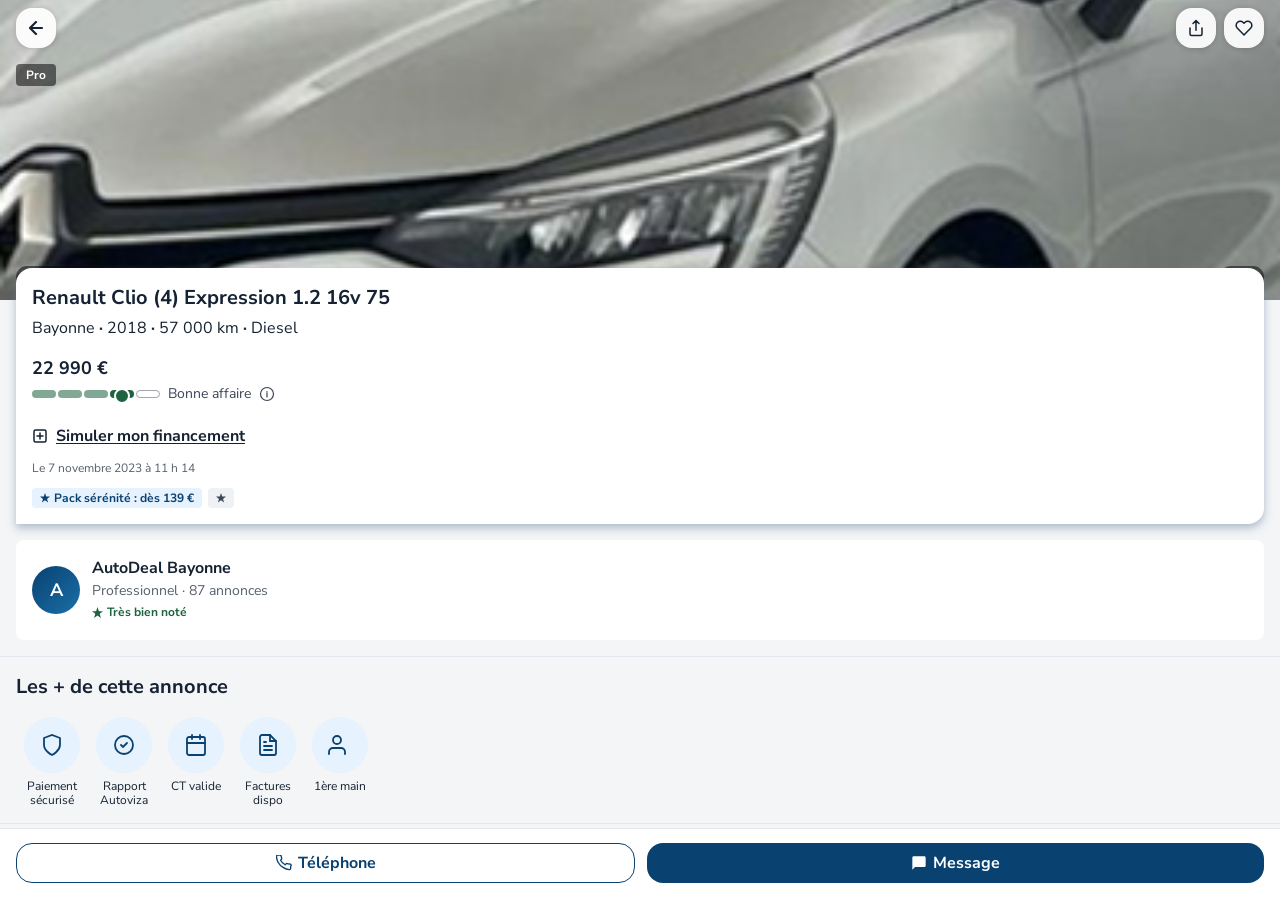
<file: proto-contact-form/index.html>
<!DOCTYPE html>
<html lang="fr">
<head>
<meta charset="UTF-8">
<meta name="viewport" content="width=device-width, initial-scale=1.0, maximum-scale=1.0, user-scalable=no">
<title>Ad View Motors — Proto</title>
<link rel="preconnect" href="https://fonts.googleapis.com">
<link href="https://fonts.googleapis.com/css2?family=Nunito+Sans:ital,opsz,wght@0,6..12,400;0,6..12,700;1,6..12,400&display=swap" rel="stylesheet">
<style>
/* ── Spark Design Tokens ── */
:root {
  --clr-on-surface: #152233;
  --clr-support: #094171;
  --clr-support-container: #E6F2FD;
  --clr-main: #EC5A13;
  --clr-outline: #ACB8C7;
  --clr-surface: #FFFFFF;
  --clr-bg: #F3F5F7;
  --clr-dim1: rgba(21,34,51,0.72);
  --clr-dim2: rgba(21,34,51,0.56);
  --clr-dim3: rgba(21,34,51,0.40);
  --clr-success: #1D6340;
  --clr-score-filled: rgba(29,99,64,0.56);
  --clr-info: #0c5291;
  --clr-divider: #E4E9EF;
  --clr-card-shadow: rgba(108,129,157,0.5);

  --ff: 'Nunito Sans', sans-serif;
  --r-cta: 16px;
  --r-input: 16px;
  --r-card: 8px;

  --shadow-card: 0px 4px 8px var(--clr-card-shadow);
  --shadow-sheet: 0px 4px 8px rgba(0,0,0,0.14), 0px -1px 8px rgba(26,26,26,0.12);
  --shadow-picker: 0px 8px 16px var(--clr-card-shadow);
}

* { margin:0; padding:0; box-sizing:border-box; -webkit-tap-highlight-color:transparent; }
body { font-family: var(--ff); background:var(--clr-bg); min-height:100vh; }

/* ── Phone ── */
.phone { width:100%; height:100vh; background:var(--clr-bg); overflow:hidden; position:relative; }

/* ── Status bar ── */
.status-bar { height:50px; background:var(--clr-surface); display:flex; align-items:center; justify-content:space-between; padding:14px 28px 0 38px; position:relative; z-index:2; }
.status-time { font:700 15px/1 var(--ff); color:var(--clr-on-surface); }
.status-icons { display:flex; gap:5px; align-items:center; }

/* ── Ad scroll area ── */
.ad-view { position:absolute; inset:0 0 72px; overflow-y:auto; background:var(--clr-bg); -webkit-overflow-scrolling:touch; }
.ad-view::-webkit-scrollbar { display:none; }

/* ── Floating nav ── */
.ad-nav { position:absolute; top:0; left:0; right:0; height:56px; display:flex; align-items:center; justify-content:space-between; padding:0 16px; z-index:4; pointer-events:none; }
.nav-back, .nav-icon-btn {
  width:40px; height:40px;
  border-radius:var(--r-cta);
  background:rgba(255,255,255,0.92);
  border:none; cursor:pointer;
  display:flex; align-items:center; justify-content:center;
  box-shadow:0 1px 6px rgba(0,0,0,0.18);
  pointer-events:all;
  transition:opacity .15s;
}
.nav-back:active, .nav-icon-btn:active { opacity:.75; }
.nav-actions { display:flex; gap:8px; }

/* ── Gallery ── */
.gallery { width:100%; height:300px; position:relative; overflow:hidden; background:#d0d8e0; }
.gallery img { width:100%; height:100%; object-fit:cover; }
.gallery-counter { position:absolute; bottom:12px; right:16px; background:rgba(0,0,0,0.52); color:#fff; font:700 12px/16px var(--ff); padding:3px 10px; border-radius:20px; }
.gallery-pro { position:absolute; top:64px; left:16px; background:rgba(0,0,0,0.52); color:#fff; font:700 12px/16px var(--ff); padding:3px 10px; border-radius:4px; }
.gallery-photos-btn { position:absolute; bottom:12px; left:16px; background:rgba(0,0,0,0.52); color:#fff; font:700 12px/16px var(--ff); padding:3px 10px; border-radius:20px; display:flex; align-items:center; gap:5px; border:none; cursor:pointer; }

/* ── Bloc résumé ── */
.bloc-resume { margin:-32px 16px 0; background:var(--clr-surface); border-radius:16px 16px 16px 0; padding:16px; box-shadow:var(--shadow-card); position:relative; z-index:2; }
.ad-title { font:700 20px/28px var(--ff); color:var(--clr-on-surface); margin-bottom:4px; }
.ad-subtitle { font:400 16px/24px var(--ff); color:var(--clr-on-surface); margin-bottom:16px; }
.ad-subtitle b { font-weight:700; }
.ad-price { font:700 18px/24px var(--ff); color:var(--clr-on-surface); margin-bottom:4px; }
.score-row { display:flex; align-items:center; gap:8px; margin-bottom:12px; }
.score-bar { display:flex; gap:2px; align-items:center; }
.score-seg { width:24px; height:8px; border-radius:4px; background:var(--clr-score-filled); }
.score-seg.active { background:var(--clr-success); position:relative; }
.score-seg.active::after { content:''; position:absolute; top:-2px; left:50%; transform:translateX(-50%); width:12px; height:12px; border-radius:50%; background:var(--clr-success); border:2px solid white; }
.score-seg.empty { background:transparent; border:1px solid var(--clr-dim3); }
.score-label { font:400 14px/20px var(--ff); color:#3a4757; }
.simulate-btn { display:inline-flex; align-items:center; gap:8px; background:none; border:none; cursor:pointer; padding:8px 0; font:700 16px/24px var(--ff); color:var(--clr-on-surface); text-decoration:underline; text-underline-offset:2px; }
.ad-date { font:400 12px/16px var(--ff); color:var(--clr-dim1); margin:4px 0 12px; }
.tags-row { display:flex; flex-wrap:wrap; gap:6px; }
.tag { display:inline-flex; align-items:center; gap:4px; padding:2px 8px; border-radius:4px; font:700 12px/16px var(--ff); }
.tag-support { background:var(--clr-support-container); color:var(--clr-support); }
.tag-neutral { background:#EFF2F5; color:#3a4757; }

/* ── Bloc Pro ── */
.bloc-pro { margin:16px 16px 0; background:var(--clr-surface); border-radius:var(--r-card); padding:16px; display:flex; align-items:center; gap:12px; }
.pro-avatar { width:48px; height:48px; border-radius:50%; background:linear-gradient(135deg,#094171,#1a6fa8); display:flex; align-items:center; justify-content:center; color:#fff; font:700 18px var(--ff); flex-shrink:0; }
.pro-name { font:700 16px/24px var(--ff); color:var(--clr-on-surface); }
.pro-meta { font:400 14px/20px var(--ff); color:var(--clr-dim1); margin-top:1px; }
.pro-badge { display:inline-flex; align-items:center; gap:4px; font:700 12px/16px var(--ff); color:var(--clr-success); margin-top:3px; }

/* ── Sections ── */
.divider { height:1px; background:var(--clr-divider); margin:16px 0; }
.section { padding:0 16px; }
.section-title { font:700 20px/28px var(--ff); color:var(--clr-on-surface); margin-bottom:12px; }
.section-subtitle { font:700 14px/20px var(--ff); color:var(--clr-on-surface); margin-bottom:8px; }

/* ── Avantages ── */
.avantages-row { display:flex; gap:0; overflow-x:auto; padding:0 16px; }
.avantages-row::-webkit-scrollbar { display:none; }
.avantage { display:flex; flex-direction:column; align-items:center; gap:6px; min-width:72px; padding:0 4px; }
.avantage-icon { width:56px; height:56px; border-radius:50%; background:var(--clr-support-container); display:flex; align-items:center; justify-content:center; }
.avantage-label { font:400 12px/14px var(--ff); color:var(--clr-on-surface); text-align:center; max-width:64px; }

/* ── Équipements (checklist) ── */
.equip-list { display:flex; flex-direction:column; gap:0; }
.equip-item { display:flex; align-items:center; gap:10px; padding:8px 16px; }
.equip-check { width:20px; height:20px; border-radius:50%; background:var(--clr-support-container); display:flex; align-items:center; justify-content:center; flex-shrink:0; }
.equip-check svg { width:12px; height:12px; }
.equip-label { font:400 14px/20px var(--ff); color:var(--clr-on-surface); }

/* ── Accordéon ── */
.accordion { border-top:1px solid var(--clr-divider); }
.accordion-item { border-bottom:1px solid var(--clr-divider); }
.accordion-header { display:flex; align-items:center; justify-content:space-between; padding:14px 16px; cursor:pointer; user-select:none; }
.accordion-label { font:400 16px/24px var(--ff); color:var(--clr-on-surface); }
.accordion-arrow { width:20px; height:20px; transition:transform .2s; flex-shrink:0; }
.accordion-item.open .accordion-arrow { transform:rotate(180deg); }
.accordion-body { max-height:0; overflow:hidden; transition:max-height .25s ease; }
.accordion-body-inner { padding:0 16px 14px; font:400 14px/22px var(--ff); color:var(--clr-dim1); }

/* ── Critères historique ── */
.criteria-list { display:flex; flex-direction:column; }
.criteria-item { display:flex; align-items:center; gap:10px; padding:10px 16px; border-bottom:1px solid var(--clr-divider); }
.criteria-item:last-child { border-bottom:none; }
.criteria-item svg { flex-shrink:0; }
.criteria-item span { font:400 14px/20px var(--ff); color:var(--clr-on-surface); }

/* ── Card Autoviza ── */
.card { margin:0 16px; background:var(--clr-surface); border-radius:var(--r-card); overflow:hidden; }
.card-header { padding:16px; border-bottom:1px solid var(--clr-divider); font:700 16px/24px var(--ff); color:var(--clr-on-surface); }
.card-body { padding:16px; }
.card-body p { font:400 14px/22px var(--ff); color:var(--clr-on-surface); margin-bottom:16px; }
.autoviza-grid { display:grid; grid-template-columns:1fr 1fr; gap:12px; margin-bottom:16px; }
.autoviza-cell { background:var(--clr-bg); border-radius:8px; padding:12px; }
.autoviza-cell-icon { width:32px; height:32px; background:var(--clr-support-container); border-radius:8px; display:flex; align-items:center; justify-content:center; margin-bottom:8px; }
.autoviza-cell-label { font:700 12px/16px var(--ff); color:var(--clr-on-surface); margin-bottom:2px; }
.autoviza-cell-value { font:400 12px/16px var(--ff); color:var(--clr-dim1); }
.autoviza-footer { font:400 13px/18px var(--ff); color:var(--clr-dim1); margin-bottom:12px; }
.autoviza-logo { font:700 11px var(--ff); color:var(--clr-support); background:var(--clr-support-container); padding:2px 8px; border-radius:3px; display:inline-block; margin-top:4px; }
.proposé-par { padding:12px 16px; display:flex; align-items:center; gap:8px; border-top:1px solid var(--clr-divider); }
.proposé-par span { font:400 13px/20px var(--ff); color:var(--clr-dim1); }

/* ── Description ── */
.desc-text { font:400 16px/24px var(--ff); color:var(--clr-on-surface); padding:0 16px; overflow:hidden; display:-webkit-box; -webkit-line-clamp:4; -webkit-box-orient:vertical; }
.desc-more { padding:4px 16px 0; display:block; font:700 16px/24px var(--ff); color:var(--clr-on-surface); text-decoration:underline; text-underline-offset:2px; cursor:pointer; background:none; border:none; }

/* ── Financement ── */
.finance-card { margin:0 16px; background:var(--clr-surface); border-radius:var(--r-card); overflow:hidden; }
.finance-card-header { padding:16px; }
.finance-tag { display:inline-flex; align-items:center; gap:4px; background:#FEF0EB; color:var(--clr-main); font:700 12px/16px var(--ff); padding:2px 8px; border-radius:4px; margin-bottom:8px; }
.finance-title { font:700 16px/24px var(--ff); color:var(--clr-on-surface); margin-bottom:4px; }
.finance-sub { font:400 14px/20px var(--ff); color:var(--clr-dim1); margin-bottom:8px; }
.finance-cetelem { display:flex; align-items:center; gap:4px; font:400 14px/20px var(--ff); color:var(--clr-on-surface); }
.cetelem-badge { font:700 11px var(--ff); background:#003189; color:#fff; padding:2px 8px; border-radius:3px; }
.finance-divider { height:1px; background:var(--clr-divider); margin:0 16px; }
.finance-body { padding:16px; }
.finance-loa-header { font:700 14px/20px var(--ff); color:var(--clr-on-surface); background:var(--clr-bg); padding:12px 16px; border-radius:8px; margin-bottom:12px; }
.slider-group { margin-bottom:16px; }
.slider-row { display:flex; justify-content:space-between; align-items:center; margin-bottom:8px; }
.slider-label { font:400 14px/20px var(--ff); color:var(--clr-on-surface); }
.slider-value { font:700 14px/20px var(--ff); color:var(--clr-support); }
input[type=range] { width:100%; height:4px; accent-color:var(--clr-support); cursor:pointer; }
.slider-limits { display:flex; justify-content:space-between; margin-top:4px; font:400 11px/16px var(--ff); color:var(--clr-dim2); }
.finance-result { background:var(--clr-bg); border-radius:8px; padding:12px 16px; margin:12px 0; }
.finance-mensual { font:700 20px/28px var(--ff); color:var(--clr-on-surface); }
.finance-mensual span { font:400 14px/20px var(--ff); color:var(--clr-dim1); }
.finance-note { font:400 12px/16px var(--ff); color:var(--clr-dim1); margin-top:4px; }
.finance-legal { font:400 11px/16px var(--ff); color:var(--clr-dim2); margin-top:12px; }

/* ── Map ── */
.map-placeholder { margin:0 16px; height:180px; background:linear-gradient(135deg,#cfe2f3,#a8cfe8); border-radius:var(--r-card); display:flex; align-items:center; justify-content:center; position:relative; overflow:hidden; }
.map-pin { display:flex; flex-direction:column; align-items:center; gap:2px; }
.map-pin svg { filter:drop-shadow(0 2px 4px rgba(0,0,0,0.3)); }
.map-label { font:700 13px var(--ff); color:var(--clr-on-surface); background:white; padding:3px 10px; border-radius:20px; box-shadow:0 2px 6px rgba(0,0,0,0.15); }

/* ── Annonces similaires ── */
.similar-ads { padding:0 16px; }
.similar-grid { display:flex; gap:12px; overflow-x:auto; padding-bottom:4px; }
.similar-grid::-webkit-scrollbar { display:none; }
.similar-card { flex-shrink:0; width:140px; background:var(--clr-surface); border-radius:var(--r-card); overflow:hidden; box-shadow:0 2px 6px rgba(108,129,157,0.25); }
.similar-img { width:140px; height:90px; object-fit:cover; background:linear-gradient(135deg,#d0d8e0,#a8b8c8); }
.similar-body { padding:8px; }
.similar-title { font:700 12px/16px var(--ff); color:var(--clr-on-surface); margin-bottom:2px; display:-webkit-box; -webkit-line-clamp:2; -webkit-box-orient:vertical; overflow:hidden; }
.similar-price { font:700 13px/18px var(--ff); color:var(--clr-on-surface); }
.similar-km { font:400 11px/14px var(--ff); color:var(--clr-dim1); }

/* ── Footer links ── */
.footer-links { padding:16px; display:flex; flex-direction:column; gap:12px; }
.footer-link { display:flex; align-items:center; gap:8px; background:none; border:none; cursor:pointer; padding:0; font:400 14px/20px var(--ff); color:var(--clr-on-surface); text-decoration:underline; text-underline-offset:2px; }
.footer-link svg { flex-shrink:0; }

/* ── Sticky bar ── */
.sticky-bar { position:absolute; bottom:0; left:0; right:0; height:72px; background:var(--clr-surface); border-top:1px solid var(--clr-divider); display:flex; gap:12px; align-items:center; padding:16px 16px 20px; z-index:5; }
.btn-outlined { flex:1; height:40px; border-radius:var(--r-cta); border:1.5px solid var(--clr-support); background:none; color:var(--clr-support); font:700 16px/24px var(--ff); cursor:pointer; display:flex; align-items:center; justify-content:center; gap:6px; transition:background .15s; }
.btn-outlined:active { background:var(--clr-support-container); }
.btn-filled { flex:1; height:40px; border-radius:var(--r-cta); border:none; background:var(--clr-support); color:#fff; font:700 16px/24px var(--ff); cursor:pointer; display:flex; align-items:center; justify-content:center; gap:6px; transition:opacity .15s; }
.btn-filled:active { opacity:.85; }

/* ── Overlay ── */
.overlay { position:absolute; inset:0; background:rgba(0,0,0,0); z-index:20; pointer-events:none; transition:background .3s ease; }
.overlay.active { background:rgba(0,0,0,0.48); pointer-events:all; }

/* ── Bottom sheets ── */
.bsheet { position:absolute; bottom:0; left:0; right:0; background:var(--clr-surface); border-radius:16px 16px 0 0; z-index:30; transform:translateY(100%); transition:transform .38s cubic-bezier(0.32,0.72,0,1); display:flex; flex-direction:column; max-height:90%; }
.bsheet.open { transform:translateY(0); box-shadow:var(--shadow-sheet); }
#sheetForm { max-height:88%; }
#sheetRaison, #sheetEcheance, #sheetServices { z-index:40; }

.bsheet-handle { width:32px; height:4px; border-radius:16px; background:var(--clr-dim3); margin:8px auto 0; flex-shrink:0; }
.bsheet-body { flex:1; overflow-y:auto; padding:16px 16px 0; }
.bsheet-body::-webkit-scrollbar { display:none; }
.bsheet-footer { padding:16px; flex-shrink:0; }

/* ── Form tabs ── */
.form-tabs { display:flex; gap:16px; margin-bottom:16px; }
.tab-btn { flex:1; height:40px; border-radius:var(--r-cta); border:none; background:none; font:700 16px/24px var(--ff); color:var(--clr-on-surface); cursor:pointer; display:flex; align-items:center; justify-content:center; gap:8px; transition:background .15s; }
.tab-btn.active { background:var(--clr-support-container); }

/* ── Spark inputs — label above, radius 16px ── */
.spark-field { margin-bottom:12px; }
.spark-field > label, .spark-label {
  display:block;
  font:400 14px/20px var(--ff);
  color:var(--clr-dim1);
  margin-bottom:6px;
}
.spark-input, .spark-textarea {
  width:100%;
  border:1.5px solid var(--clr-outline);
  border-radius:var(--r-input);
  padding:12px 14px;
  font:400 16px/24px var(--ff);
  color:var(--clr-on-surface);
  background:#F8FAFC;
  outline:none;
  resize:none;
  font-family:var(--ff);
  transition:border-color .2s;
}
.spark-input:focus, .spark-textarea:focus { border-color:var(--clr-support); background:#fff; }
.spark-textarea { min-height:96px; }
.spark-helper { font:400 12px/16px var(--ff); color:var(--clr-info); margin-top:4px; }
.spark-counter { font:400 12px/16px var(--ff); color:var(--clr-dim2); text-align:right; margin-top:2px; }

/* ── Spark select — label above, radius 16px ── */
.spark-select-btn {
  width:100%; height:48px;
  border:1.5px solid var(--clr-outline);
  border-radius:var(--r-input);
  padding:0 40px 0 14px;
  background:#F8FAFC;
  cursor:pointer;
  display:flex; align-items:center;
  font:400 16px/24px var(--ff);
  color:var(--clr-dim2);
  text-align:left;
  transition:border-color .2s;
  position:relative;
}
.spark-select-btn::after { content:''; position:absolute; right:14px; top:50%; transform:translateY(-50%); width:0; height:0; border-left:5px solid transparent; border-right:5px solid transparent; border-top:6px solid var(--clr-dim2); }
.spark-select-btn.filled { border-color:var(--clr-support); background:#fff; color:var(--clr-on-surface); }
.spark-select-btn.filled::after { border-top-color:var(--clr-support); }

/* legal link */
.form-legal { font:700 12px/16px var(--ff); color:var(--clr-dim1); text-decoration:underline; text-underline-offset:2px; margin:8px 0 4px; display:block; cursor:pointer; background:none; border:none; padding:0; }

/* ── Send CTA — Main #EC5A13 ── */
.btn-send { width:100%; height:44px; border-radius:var(--r-cta); border:none; background:var(--clr-main); color:#fff; font:700 16px/24px var(--ff); cursor:pointer; transition:opacity .15s; }
.btn-send:active { opacity:.85; }

/* ── Picker title ── */
.picker-title { font:700 20px/28px var(--ff); color:var(--clr-on-surface); margin-bottom:24px; display:block; }

/* ── Spark Checkbox ── */
.spark-check-item { display:flex; align-items:flex-start; gap:12px; padding:10px 0; cursor:pointer; width:100%; border:none; background:none; text-align:left; }
.spark-checkbox { width:20px; height:20px; border-radius:4px; border:1.5px solid var(--clr-outline); background:#fff; flex-shrink:0; margin-top:2px; display:flex; align-items:center; justify-content:center; transition:all .15s; }
.spark-checkbox.checked { background:var(--clr-support); border-color:var(--clr-support); }
.spark-checkbox.checked::after { content:''; width:5px; height:9px; border:2px solid #fff; border-top:none; border-left:none; transform:rotate(45deg) translateY(-1px); display:block; }
.spark-check-label { font:400 16px/24px var(--ff); color:var(--clr-on-surface); }

/* ── Spark Radio ── */
.spark-radio-item { display:flex; align-items:center; gap:12px; padding:10px 8px; cursor:pointer; width:100%; border:none; background:none; text-align:left; }
.spark-radio { width:20px; height:20px; border-radius:50%; border:1.5px solid var(--clr-outline); background:#fff; flex-shrink:0; display:flex; align-items:center; justify-content:center; transition:all .15s; }
.spark-radio.selected { border-color:var(--clr-support); }
.spark-radio.selected::after { content:''; width:10px; height:10px; border-radius:50%; background:var(--clr-support); display:block; }
.spark-radio-label { font:400 16px/24px var(--ff); color:var(--clr-on-surface); }

/* ── Confirm btn — Outlined Support ── */
.btn-confirm { width:100%; height:44px; border-radius:var(--r-cta); border:1.5px solid var(--clr-support); background:none; color:var(--clr-support); font:700 16px/24px var(--ff); cursor:pointer; transition:background .15s; }
.btn-confirm:active { background:var(--clr-support-container); }
.btn-confirm:disabled { border-color:var(--clr-outline); color:var(--clr-dim3); cursor:not-allowed; }

/* ── Snackbar ── */
.snackbar { position:absolute; bottom:88px; left:16px; right:16px; background:#152233; color:#fff; border-radius:var(--r-card); padding:12px 14px; display:flex; align-items:center; gap:12px; z-index:50; transform:translateY(24px); opacity:0; pointer-events:none; transition:all .32s cubic-bezier(0.32,0.72,0,1); box-shadow:0 4px 16px rgba(0,0,0,0.28); }
.snackbar.show { transform:translateY(0); opacity:1; }
.snackbar-icon { width:32px; height:32px; border-radius:50%; background:var(--clr-success); display:flex; align-items:center; justify-content:center; flex-shrink:0; }
.snackbar-title { font:700 14px/20px var(--ff); }
.snackbar-sub { font:400 12px/16px var(--ff); color:rgba(255,255,255,0.65); margin-top:1px; }
</style>
</head>
<body>
<div class="phone">

  <!-- Floating nav -->
  <div class="ad-nav">
    <button class="nav-back">
      <svg width="20" height="20" fill="none" stroke="#152233" stroke-width="2.2" stroke-linecap="round" stroke-linejoin="round" viewBox="0 0 20 20"><path d="M16 10H4M10 16l-6-6 6-6"/></svg>
    </button>
    <div class="nav-actions">
      <button class="nav-icon-btn">
        <svg width="18" height="18" fill="none" stroke="#152233" stroke-width="2" stroke-linecap="round" stroke-linejoin="round" viewBox="0 0 24 24"><path d="M4 12v8a2 2 0 002 2h12a2 2 0 002-2v-8M16 6l-4-4-4 4M12 2v13"/></svg>
      </button>
      <button class="nav-icon-btn">
        <svg width="18" height="18" fill="none" stroke="#152233" stroke-width="2" stroke-linecap="round" stroke-linejoin="round" viewBox="0 0 24 24"><path d="M20.84 4.61a5.5 5.5 0 00-7.78 0L12 5.67l-1.06-1.06a5.5 5.5 0 00-7.78 7.78l1.06 1.06L12 21.23l7.78-7.78 1.06-1.06a5.5 5.5 0 000-7.78z"/></svg>
      </button>
    </div>
  </div>

  <!-- Ad View -->
  <div class="ad-view" id="adView">

    <!-- Gallery -->
    <div class="gallery">
      <img src="voiture.png" alt="Citroën Berlingo XTR">
      <span class="gallery-pro">Pro</span>
      <button class="gallery-photos-btn">
        <svg width="12" height="12" fill="#fff" viewBox="0 0 24 24"><rect x="3" y="3" width="18" height="18" rx="2" stroke="#fff" stroke-width="2" fill="none"/><circle cx="8.5" cy="8.5" r="1.5" fill="#fff"/><path d="M21 15l-5-5L5 21" stroke="#fff" stroke-width="2" fill="none"/></svg>
        8 photos
      </button>
      <span class="gallery-counter">1 / 8</span>
    </div>

    <!-- Bloc résumé -->
    <div class="bloc-resume">
      <p class="ad-title">Renault Clio (4) Expression 1.2 16v 75</p>
      <p class="ad-subtitle">Bayonne <b>·</b> 2018 <b>·</b> 57 000 km <b>·</b> Diesel</p>
      <p class="ad-price">22 990 €</p>
      <div class="score-row">
        <div class="score-bar">
          <div class="score-seg"></div>
          <div class="score-seg"></div>
          <div class="score-seg"></div>
          <div class="score-seg active"></div>
          <div class="score-seg empty"></div>
        </div>
        <span class="score-label">Bonne affaire</span>
        <svg width="16" height="16" viewBox="0 0 16 16" fill="none"><circle cx="8" cy="8" r="6.5" stroke="#3a4757" stroke-width="1.2"/><path d="M8 7v4M8 5.5v.5" stroke="#3a4757" stroke-width="1.2" stroke-linecap="round"/></svg>
      </div>
      <button class="simulate-btn">
        <svg width="16" height="16" fill="none" stroke="#152233" stroke-width="1.5" stroke-linecap="round" viewBox="0 0 16 16"><rect x="2" y="2" width="12" height="12" rx="1.5"/><path d="M5 8h6M8 5v6"/></svg>
        Simuler mon financement
      </button>
      <p class="ad-date">Le 7 novembre 2023 à 11 h 14</p>
      <div class="tags-row">
        <span class="tag tag-support">
          <svg width="10" height="10" viewBox="0 0 10 10" fill="#094171"><path d="M5 0L6.2 3.6H10L7 5.9 8.1 9.5 5 7.3 1.9 9.5 3 5.9 0 3.6h3.8z"/></svg>
          Pack sérénité : dès 139 €
        </span>
        <span class="tag tag-neutral">
          <svg width="10" height="10" viewBox="0 0 10 10" fill="#3a4757"><path d="M5 0L6.2 3.6H10L7 5.9 8.1 9.5 5 7.3 1.9 9.5 3 5.9 0 3.6h3.8z"/></svg>
        </span>
      </div>
    </div>

    <!-- Bloc Pro -->
    <div class="bloc-pro">
      <div class="pro-avatar">A</div>
      <div>
        <div class="pro-name">AutoDeal Bayonne</div>
        <div class="pro-meta">Professionnel · 87 annonces</div>
        <div class="pro-badge">
          <svg width="11" height="11" viewBox="0 0 11 11" fill="#1D6340"><path d="M5.5 0L6.9 4.2H11L7.7 6.8 8.9 11 5.5 8.5 2.1 11 3.3 6.8 0 4.2h4.1z"/></svg>
          Très bien noté
        </div>
      </div>
    </div>

    <div style="height:16px;"></div>
    <div class="divider" style="margin:0;"></div>

    <!-- Les + de cette annonce -->
    <div style="height:16px;"></div>
    <div class="section"><p class="section-title" style="margin-bottom:16px;">Les + de cette annonce</p></div>
    <div class="avantages-row">
      <div class="avantage">
        <div class="avantage-icon">
          <svg width="24" height="24" fill="none" stroke="#094171" stroke-width="1.8" stroke-linecap="round" viewBox="0 0 24 24"><path d="M12 22s8-4 8-10V5l-8-3-8 3v7c0 6 8 10 8 10z"/></svg>
        </div>
        <span class="avantage-label">Paiement sécurisé</span>
      </div>
      <div class="avantage">
        <div class="avantage-icon">
          <svg width="24" height="24" fill="none" stroke="#094171" stroke-width="1.8" stroke-linecap="round" viewBox="0 0 24 24"><path d="M9 12l2 2 4-4"/><circle cx="12" cy="12" r="9"/></svg>
        </div>
        <span class="avantage-label">Rapport Autoviza</span>
      </div>
      <div class="avantage">
        <div class="avantage-icon">
          <svg width="24" height="24" fill="none" stroke="#094171" stroke-width="1.8" stroke-linecap="round" viewBox="0 0 24 24"><rect x="3" y="4" width="18" height="18" rx="2"/><path d="M16 2v4M8 2v4M3 10h18"/></svg>
        </div>
        <span class="avantage-label">CT valide</span>
      </div>
      <div class="avantage">
        <div class="avantage-icon">
          <svg width="24" height="24" fill="none" stroke="#094171" stroke-width="1.8" stroke-linecap="round" viewBox="0 0 24 24"><path d="M14 2H6a2 2 0 00-2 2v16a2 2 0 002 2h12a2 2 0 002-2V8z"/><path d="M14 2v6h6M16 13H8M16 17H8M10 9H8"/></svg>
        </div>
        <span class="avantage-label">Factures dispo</span>
      </div>
      <div class="avantage">
        <div class="avantage-icon">
          <svg width="24" height="24" fill="none" stroke="#094171" stroke-width="1.8" stroke-linecap="round" viewBox="0 0 24 24"><path d="M17 21v-2a4 4 0 00-4-4H5a4 4 0 00-4 4v2"/><circle cx="9" cy="7" r="4"/></svg>
        </div>
        <span class="avantage-label">1ère main</span>
      </div>
    </div>
    <div style="height:16px;"></div>

    <div class="divider" style="margin:0;"></div>

    <!-- Équipements -->
    <div style="height:16px;"></div>
    <div class="section">
      <p class="section-title">Équipements</p>
      <p class="section-subtitle">Équipements différenciants</p>
    </div>
    <div class="equip-list">
      <div class="equip-item">
        <div class="equip-check"><svg width="12" height="12" fill="none" stroke="#094171" stroke-width="2" stroke-linecap="round" viewBox="0 0 12 12"><path d="M2 6l3 3 5-5"/></svg></div>
        <span class="equip-label">Audi Music Interface à l'AV et l'AR</span>
      </div>
      <div class="equip-item">
        <div class="equip-check"><svg width="12" height="12" fill="none" stroke="#094171" stroke-width="2" stroke-linecap="round" viewBox="0 0 12 12"><path d="M2 6l3 3 5-5"/></svg></div>
        <span class="equip-label">Audi phone box</span>
      </div>
      <div class="equip-item">
        <div class="equip-check"><svg width="12" height="12" fill="none" stroke="#094171" stroke-width="2" stroke-linecap="round" viewBox="0 0 12 12"><path d="M2 6l3 3 5-5"/></svg></div>
        <span class="equip-label">Audi smartphone interface</span>
      </div>
      <div class="equip-item">
        <div class="equip-check"><svg width="12" height="12" fill="none" stroke="#094171" stroke-width="2" stroke-linecap="round" viewBox="0 0 12 12"><path d="M2 6l3 3 5-5"/></svg></div>
        <span class="equip-label">Bang &amp; Olufsen Premium Sound System avec son 3D</span>
      </div>
      <div class="equip-item">
        <div class="equip-check"><svg width="12" height="12" fill="none" stroke="#094171" stroke-width="2" stroke-linecap="round" viewBox="0 0 12 12"><path d="M2 6l3 3 5-5"/></svg></div>
        <span class="equip-label">Navigation &amp; Infotainment Audi connect</span>
      </div>
      <div class="equip-item">
        <div class="equip-check"><svg width="12" height="12" fill="none" stroke="#094171" stroke-width="2" stroke-linecap="round" viewBox="0 0 12 12"><path d="M2 6l3 3 5-5"/></svg></div>
        <span class="equip-label">Bluetooth</span>
      </div>
    </div>

    <!-- Accordéons garanties -->
    <div class="accordion" style="margin-top:12px;">
      <div class="accordion-item">
        <div class="accordion-header" onclick="toggleAccordion(this)">
          <span class="accordion-label">Moteur et transmission</span>
          <svg class="accordion-arrow" fill="none" stroke="#152233" stroke-width="2" stroke-linecap="round" stroke-linejoin="round" viewBox="0 0 20 20"><path d="M5 8l5 5 5-5"/></svg>
        </div>
        <div class="accordion-body"><div class="accordion-body-inner">Boîte automatique 6 rapports, traction intégrale quattro, moteur 2.0 TDI 150ch Euro 6.</div></div>
      </div>
      <div class="accordion-item">
        <div class="accordion-header" onclick="toggleAccordion(this)">
          <span class="accordion-label">Sécurité active</span>
          <svg class="accordion-arrow" fill="none" stroke="#152233" stroke-width="2" stroke-linecap="round" stroke-linejoin="round" viewBox="0 0 20 20"><path d="M5 8l5 5 5-5"/></svg>
        </div>
        <div class="accordion-body"><div class="accordion-body-inner">ABS, ESP, aide au freinage d'urgence, régulateur de vitesse adaptatif, avertisseur d'angle mort.</div></div>
      </div>
      <div class="accordion-item">
        <div class="accordion-header" onclick="toggleAccordion(this)">
          <span class="accordion-label">Confort</span>
          <svg class="accordion-arrow" fill="none" stroke="#152233" stroke-width="2" stroke-linecap="round" stroke-linejoin="round" viewBox="0 0 20 20"><path d="M5 8l5 5 5-5"/></svg>
        </div>
        <div class="accordion-body"><div class="accordion-body-inner">Climatisation automatique bi-zone, sièges chauffants avant, toit panoramique, vitres surteintées.</div></div>
      </div>
      <div class="accordion-item">
        <div class="accordion-header" onclick="toggleAccordion(this)">
          <span class="accordion-label">Extérieur</span>
          <svg class="accordion-arrow" fill="none" stroke="#152233" stroke-width="2" stroke-linecap="round" stroke-linejoin="round" viewBox="0 0 20 20"><path d="M5 8l5 5 5-5"/></svg>
        </div>
        <div class="accordion-body"><div class="accordion-body-inner">Jantes alliage 18 pouces, feux LED matrix, capteurs de pluie et de luminosité, rétroviseurs rabattables électriquement.</div></div>
      </div>
    </div>

    <div style="height:16px;"></div>
    <div class="divider" style="margin:0;"></div>

    <!-- Historique et entretien -->
    <div style="height:16px;"></div>
    <div class="section"><p class="section-title">Historique et entretien du véhicule</p></div>
    <div class="criteria-list">
      <div class="criteria-item">
        <svg width="16" height="16" fill="none" stroke="#094171" stroke-width="1.8" stroke-linecap="round" viewBox="0 0 16 16"><path d="M3 8h10M8 3v10"/></svg>
        <span>Carnet d'entretien disponible</span>
      </div>
      <div class="criteria-item">
        <svg width="16" height="16" fill="none" stroke="#094171" stroke-width="1.8" stroke-linecap="round" viewBox="0 0 16 16"><path d="M3 8h10M8 3v10"/></svg>
        <span>Factures disponibles</span>
      </div>
      <div class="criteria-item">
        <svg width="16" height="16" fill="none" stroke="#094171" stroke-width="1.8" stroke-linecap="round" viewBox="0 0 16 16"><path d="M3 8h10M8 3v10"/></svg>
        <span>Première main</span>
      </div>
      <div class="criteria-item">
        <svg width="16" height="16" fill="none" stroke="#094171" stroke-width="1.8" stroke-linecap="round" viewBox="0 0 16 16"><path d="M3 8h10M8 3v10"/></svg>
        <span>Contrôle technique valide</span>
      </div>
    </div>

    <div style="height:16px;"></div>
    <div class="divider" style="margin:0;"></div>

    <!-- Rapport Autoviza -->
    <div style="height:16px;"></div>
    <div class="card">
      <div class="card-header">Rapport historique Autoviza ®</div>
      <div class="card-body">
        <p>Ce rapport vous fournit des données sur l'historique du véhicule, certifiées par un tiers de manière neutre et indépendante.</p>
        <div class="autoviza-grid">
          <div class="autoviza-cell">
            <div class="autoviza-cell-icon"><svg width="16" height="16" fill="none" stroke="#094171" stroke-width="1.8" stroke-linecap="round" viewBox="0 0 16 16"><path d="M8 2a6 6 0 100 12A6 6 0 008 2zm0 0v4m0 0l-2 2"/></svg></div>
            <div class="autoviza-cell-label">Kilométrage</div>
            <div class="autoviza-cell-value">Certifié 57 000 km</div>
          </div>
          <div class="autoviza-cell">
            <div class="autoviza-cell-icon"><svg width="16" height="16" fill="none" stroke="#1D6340" stroke-width="1.8" stroke-linecap="round" viewBox="0 0 16 16"><path d="M8 2l1.6 4.8H14l-3.8 2.8 1.4 4.4L8 11.4l-3.6 2.6 1.4-4.4L2 6.8h4.4z"/></svg></div>
            <div class="autoviza-cell-label">Sinistres</div>
            <div class="autoviza-cell-value">Aucun sinistre déclaré</div>
          </div>
          <div class="autoviza-cell">
            <div class="autoviza-cell-icon"><svg width="16" height="16" fill="none" stroke="#094171" stroke-width="1.8" stroke-linecap="round" viewBox="0 0 16 16"><path d="M4 2h8a1 1 0 011 1v10a1 1 0 01-1 1H4a1 1 0 01-1-1V3a1 1 0 011-1zm2 4h4M6 8h4M6 10h2"/></svg></div>
            <div class="autoviza-cell-label">Propriétaires</div>
            <div class="autoviza-cell-value">1 propriétaire</div>
          </div>
          <div class="autoviza-cell">
            <div class="autoviza-cell-icon"><svg width="16" height="16" fill="none" stroke="#1D6340" stroke-width="1.8" stroke-linecap="round" viewBox="0 0 16 16"><path d="M2 8l4 4 8-8"/></svg></div>
            <div class="autoviza-cell-label">Entretien</div>
            <div class="autoviza-cell-value">Carnet complet vérifié</div>
          </div>
        </div>
        <p class="autoviza-footer">D'autres informations importantes figurent sur le rapport Autoviza®</p>
        <button class="btn-outlined" style="font-size:14px; height:36px;">Voir le rapport complet</button>
      </div>
      <div class="proposé-par">
        <span>Proposé par</span>
        <span class="autoviza-logo">AUTOVIZA®</span>
      </div>
    </div>

    <div style="height:16px;"></div>
    <div class="divider" style="margin:0;"></div>

    <!-- Description -->
    <div style="height:16px;"></div>
    <div class="section"><p class="section-title">Description</p></div>
    <p class="desc-text" id="descText">Citroën Berlingo XTR shine 130cv BlueHDi en excellent état. Véhicule 1ère main, entretien exclusivement chez Citroën. Garantie renew Gold 12 mois incluse. Options : GPS, caméra de recul, vitres surteintées, attelage, modulation intérieure, climatisation automatique. CO2 : 111 g/km. Consommation mixte : 4.2 L/100km. Disponible immédiatement. Prix ferme.</p>
    <button class="desc-more" onclick="toggleDesc()">Voir plus</button>

    <div style="height:16px;"></div>
    <div class="divider" style="margin:0;"></div>

    <!-- Financement -->
    <div style="height:16px;"></div>
    <div class="finance-card">
      <div class="finance-card-header">
        <div class="finance-tag">
          <svg width="10" height="10" fill="#EC5A13" viewBox="0 0 10 10"><path d="M5 0L6.2 3.6H10L7 5.9 8.1 9.5 5 7.3 1.9 9.5 3 5.9 0 3.6h3.8z"/></svg>
          Financement
        </div>
        <div class="finance-title">Financer mon véhicule</div>
        <div class="finance-sub">À partir de <strong>329 €/mois</strong> en LOA</div>
        <div class="finance-cetelem">
          <span>Simuler un financement avec</span>
          <span class="cetelem-badge">Cetelem</span>
        </div>
      </div>
      <div class="finance-divider"></div>
      <div class="finance-body">
        <div class="finance-loa-header">Location avec Option d'Achat (LOA)</div>

        <div class="spark-field">
          <label class="spark-label">Apport initial</label>
          <input type="text" class="spark-input" value="2 000 €" style="height:48px; padding:0 14px;">
        </div>

        <div class="slider-group">
          <div class="slider-row">
            <span class="slider-label">Durée du financement</span>
            <span class="slider-value" id="dureeVal">20 mois</span>
          </div>
          <input type="range" min="5" max="25" value="20" id="dureeSlider" oninput="document.getElementById('dureeVal').textContent=this.value+' mois'; calcLOA();">
          <div class="slider-limits"><span>5 mois</span><span>25 mois</span></div>
        </div>

        <div class="slider-group">
          <div class="slider-row">
            <span class="slider-label">Km annuel</span>
            <span class="slider-value" id="kmVal">10 000 km</span>
          </div>
          <input type="range" min="5000" max="30000" step="1000" value="10000" id="kmSlider" oninput="document.getElementById('kmVal').textContent=Number(this.value).toLocaleString('fr')+' km'; calcLOA();">
          <div class="slider-limits"><span>5 000 km</span><span>30 000 km</span></div>
        </div>

        <div class="finance-result">
          <div class="finance-mensual" id="mensualResult">329 € <span>/ mois</span></div>
          <div class="finance-note">La simulation est hors options. Contactez le vendeur pour plus de détails.</div>
        </div>
        <button class="btn-filled" style="height:44px; font-size:15px; border-radius:var(--r-cta);">Demander un financement</button>
        <p class="finance-legal">Offre sous réserve d'acceptation par Cetelem. Taux annuel effectif global (TAEG) indicatif. Voir conditions en agence.</p>
      </div>
    </div>

    <div style="height:16px;"></div>
    <div class="divider" style="margin:0;"></div>

    <!-- Localisation -->
    <div style="height:16px;"></div>
    <div class="section"><p class="section-title">Localisation</p></div>
    <div style="height:8px;"></div>
    <div class="map-placeholder">
      <div class="map-pin">
        <svg width="32" height="40" viewBox="0 0 32 40" fill="#094171"><path d="M16 0C7.2 0 0 7.2 0 16c0 10.8 16 24 16 24S32 26.8 32 16C32 7.2 24.8 0 16 0zm0 21a5 5 0 110-10 5 5 0 010 10z"/></svg>
        <span class="map-label">Bayonne, 64100</span>
      </div>
    </div>

    <div style="height:16px;"></div>
    <div class="divider" style="margin:0;"></div>

    <!-- Annonces similaires -->
    <div style="height:16px;"></div>
    <div class="similar-ads">
      <p class="section-title" style="margin-bottom:12px;">Les annonces de ce pro</p>
      <div class="similar-grid">
        <div class="similar-card">
          <div class="similar-img" style="background:linear-gradient(135deg,#c5d3df,#8fa8be);"></div>
          <div class="similar-body">
            <div class="similar-title">Peugeot Partner L2 2.0 HDi</div>
            <div class="similar-price">18 500 €</div>
            <div class="similar-km">82 000 km · 2019</div>
          </div>
        </div>
        <div class="similar-card">
          <div class="similar-img" style="background:linear-gradient(135deg,#bfd1c2,#8aab8f);"></div>
          <div class="similar-body">
            <div class="similar-title">Renault Kangoo 1.5 dCi Blue</div>
            <div class="similar-price">16 900 €</div>
            <div class="similar-km">61 000 km · 2020</div>
          </div>
        </div>
        <div class="similar-card">
          <div class="similar-img" style="background:linear-gradient(135deg,#d1c5c5,#b08f8f);"></div>
          <div class="similar-body">
            <div class="similar-title">Ford Transit Connect 1.5 EcoBlue</div>
            <div class="similar-price">21 200 €</div>
            <div class="similar-km">44 000 km · 2021</div>
          </div>
        </div>
        <div class="similar-card">
          <div class="similar-img" style="background:linear-gradient(135deg,#c5ccd1,#8f9fae);"></div>
          <div class="similar-body">
            <div class="similar-title">Citroën Berlingo XL 1.2 PureTech</div>
            <div class="similar-price">24 800 €</div>
            <div class="similar-km">28 000 km · 2022</div>
          </div>
        </div>
      </div>
    </div>

    <div style="height:16px;"></div>
    <div class="divider" style="margin:0;"></div>

    <!-- Footer -->
    <div class="footer-links">
      <button class="footer-link">
        <svg width="16" height="16" fill="none" stroke="#152233" stroke-width="1.5" stroke-linecap="round" viewBox="0 0 16 16"><path d="M8 2v12M2 8h12"/></svg>
        Signaler cette annonce
      </button>
      <button class="footer-link">
        <svg width="16" height="16" fill="none" stroke="#152233" stroke-width="1.5" stroke-linecap="round" viewBox="0 0 16 16"><circle cx="8" cy="8" r="6"/><path d="M8 7v4M8 5.5v.5"/></svg>
        Informations légales
      </button>
    </div>

    <div style="height:8px;"></div>
  </div>

  <!-- Sticky bar -->
  <div class="sticky-bar">
    <button class="btn-outlined">
      <svg width="16" height="16" fill="none" stroke="#094171" stroke-width="2" stroke-linecap="round" stroke-linejoin="round" viewBox="0 0 24 24"><path d="M22 16.92v3a2 2 0 01-2.18 2 19.79 19.79 0 01-8.63-3.07A19.5 19.5 0 013.07 10.8 19.79 19.79 0 01.77 2.18 2 2 0 012.77 0h3a2 2 0 012 1.72 12.05 12.05 0 00.7 2.81 2 2 0 01-.45 2.11L6.91 7.91a16 16 0 006.72 6.72l1.27-1.27a2 2 0 012.11-.45c.907.339 1.85.573 2.81.7A2 2 0 0122 16.92z"/></svg>
      Téléphone
    </button>
    <button class="btn-filled" id="btnMessage">
      <svg width="16" height="16" fill="#fff" viewBox="0 0 24 24"><path d="M20 2H4c-1.1 0-2 .9-2 2v18l4-4h14c1.1 0 2-.9 2-2V4c0-1.1-.9-2-2-2z"/></svg>
      Message
    </button>
  </div>

  <!-- Overlay principal (derrière le formulaire) -->
  <div class="overlay" id="overlay"></div>
  <!-- Overlay secondaire (derrière les sub-sheets, par-dessus le formulaire) -->
  <div class="overlay" id="overlayTop" style="z-index:35;"></div>

  <!-- ══ Sheet: Formulaire ══ -->
  <div class="bsheet" id="sheetForm">
    <div class="bsheet-handle"></div>
    <div class="bsheet-body">
      <div class="form-tabs">
        <button class="tab-btn active" id="tabMessage">
          <svg width="16" height="16" fill="none" stroke="#152233" stroke-width="1.5" stroke-linecap="round" viewBox="0 0 16 16"><path d="M14 1H2a1 1 0 00-1 1v9a1 1 0 001 1h2v3l3-3h7a1 1 0 001-1V2a1 1 0 00-1-1z"/></svg>
          Message
        </button>
        <button class="tab-btn" id="tabPhone">
          <svg width="16" height="16" fill="none" stroke="#094171" stroke-width="1.5" stroke-linecap="round" viewBox="0 0 16 16"><path d="M4.4 7.2c.93 1.87 2.53 3.4 4.4 4.4l1.47-1.47c.18-.18.44-.24.68-.16.75.25 1.55.38 2.38.38.37 0 .67.3.67.67v2.33c0 .37-.3.67-.67.67A11.19 11.19 0 011.33 2.67C1.33 2.3 1.63 2 2 2h2.33c.37 0 .67.3.67.67 0 .83.13 1.63.38 2.38.07.24.01.5-.17.68L4.4 7.2z"/></svg>
          Téléphone
        </button>
      </div>

      <div class="spark-field">
        <label>Votre téléphone (obligatoire)</label>
        <input type="tel" class="spark-input" id="phoneInput" placeholder="+33 06 00 00 00 00">
        <p class="spark-helper">Vos coordonnées (nom, prénom, téléphone, email) serviront à vous recontacter.</p>
      </div>

      <div class="spark-field" style="margin-top:4px;">
        <label>Votre message (obligatoire)</label>
        <textarea class="spark-textarea" id="messageInput" placeholder="Bonjour, cette annonce m'intéresse ! Est-elle toujours disponible ?" maxlength="2500"></textarea>
        <p class="spark-counter"><span id="charCount">0</span>/2500</p>
      </div>

      <div class="spark-field">
        <label>Raisons du contact</label>
        <button class="spark-select-btn" id="btnRaison">
          <span id="raisonValue">Choisissez</span>
        </button>
      </div>

      <div class="spark-field">
        <label>Echéance du projet</label>
        <button class="spark-select-btn" id="btnEcheance">
          <span id="echeanceValue">Choisissez</span>
        </button>
      </div>

      <div class="spark-field">
        <label>Services souhaités</label>
        <button class="spark-select-btn" id="btnServices">
          <span id="servicesValue">Choisissez</span>
        </button>
      </div>

      <button class="form-legal">En savoir plus sur le traitement de vos données et exercer vos droits.</button>
    </div>
    <div class="bsheet-footer">
      <button class="btn-send" id="btnSend">Envoyer</button>
    </div>
  </div>

  <!-- ══ Sheet: Raisons du contact ══ -->
  <div class="bsheet" id="sheetRaison">
    <div class="bsheet-handle"></div>
    <div class="bsheet-body">
      <span class="picker-title">Raisons du contact</span>
      <div id="raisonList">
        <button class="spark-check-item" data-value="Demander plus d'informations"><div class="spark-checkbox"></div><span class="spark-check-label">Demander plus d'informations</span></button>
        <button class="spark-check-item" data-value="Recevoir plus de photos"><div class="spark-checkbox"></div><span class="spark-check-label">Recevoir plus de photos</span></button>
        <button class="spark-check-item" data-value="Vérifier la disponibilité du véhicule"><div class="spark-checkbox"></div><span class="spark-check-label">Vérifier la disponibilité du véhicule</span></button>
        <button class="spark-check-item" data-value="Planifier un essai"><div class="spark-checkbox"></div><span class="spark-check-label">Planifier un essai</span></button>
      </div>
    </div>
    <div class="bsheet-footer">
      <button class="btn-confirm" id="confirmRaison" disabled>Confirmer</button>
    </div>
  </div>

  <!-- ══ Sheet: Échéance ══ -->
  <div class="bsheet" id="sheetEcheance">
    <div class="bsheet-handle"></div>
    <div class="bsheet-body">
      <span class="picker-title">Echéance du projet</span>
      <div id="echeanceList">
        <button class="spark-radio-item" data-value="Dès que possible"><div class="spark-radio"></div><span class="spark-radio-label">Dès que possible</span></button>
        <button class="spark-radio-item" data-value="Entre 1 et 3 mois"><div class="spark-radio"></div><span class="spark-radio-label">Entre 1 et 3 mois</span></button>
        <button class="spark-radio-item" data-value="Entre 3 et 6 mois"><div class="spark-radio"></div><span class="spark-radio-label">Entre 3 et 6 mois</span></button>
        <button class="spark-radio-item" data-value="Plus de 6 mois"><div class="spark-radio"></div><span class="spark-radio-label">Plus de 6 mois</span></button>
      </div>
    </div>
    <div class="bsheet-footer">
      <button class="btn-confirm" id="confirmEcheance" disabled>Confirmer</button>
    </div>
  </div>

  <!-- ══ Sheet: Services ══ -->
  <div class="bsheet" id="sheetServices">
    <div class="bsheet-handle"></div>
    <div class="bsheet-body">
      <span class="picker-title">Services souhaités</span>
      <div id="servicesList">
        <button class="spark-check-item" data-value="Prise en charge carte grise"><div class="spark-checkbox"></div><span class="spark-check-label">Prise en charge de la carte grise / immatriculation</span></button>
        <button class="spark-check-item" data-value="Offre de rachat"><div class="spark-checkbox"></div><span class="spark-check-label">Offre de rachat de votre véhicule</span></button>
        <button class="spark-check-item" data-value="Solution de financement"><div class="spark-checkbox"></div><span class="spark-check-label">Solution de financement</span></button>
        <button class="spark-check-item" data-value="Extension de garantie"><div class="spark-checkbox"></div><span class="spark-check-label">Extension de garantie</span></button>
      </div>
    </div>
    <div class="bsheet-footer">
      <button class="btn-confirm" id="confirmServices" disabled>Confirmer</button>
    </div>
  </div>

  <!-- Snackbar -->
  <div class="snackbar" id="snackbar">
    <div class="snackbar-icon">
      <svg width="16" height="16" fill="none" stroke="#fff" stroke-width="2.5" stroke-linecap="round" stroke-linejoin="round" viewBox="0 0 16 16"><path d="M13 4L6 11.5 3 8.5"/></svg>
    </div>
    <div>
      <div class="snackbar-title">Message envoyé !</div>
      <div class="snackbar-sub">AutoDeal Bayonne vous répondra bientôt.</div>
    </div>
  </div>

</div>

<script>
// ── LOA simulator ──
function calcLOA() {
  const duree = parseInt(document.getElementById('dureeSlider').value);
  const km = parseInt(document.getElementById('kmSlider').value);
  const base = 22990;
  const apport = 2000;
  const rate = 0.049 / 12;
  const financed = base - apport;
  const kmSurcharge = (km - 10000) / 1000 * 2;
  const monthly = Math.round((financed * rate / (1 - Math.pow(1 + rate, -duree))) + kmSurcharge);
  document.getElementById('mensualResult').innerHTML = monthly + ' € <span>/ mois</span>';
}

// ── Description expand ──
let descExpanded = false;
function toggleDesc() {
  const t = document.getElementById('descText');
  const btn = document.querySelector('.desc-more');
  descExpanded = !descExpanded;
  t.style.webkitLineClamp = descExpanded ? 'unset' : '4';
  t.style.display = descExpanded ? 'block' : '-webkit-box';
  btn.textContent = descExpanded ? 'Voir moins' : 'Voir plus';
}

// ── Accordion ──
function toggleAccordion(header) {
  const item = header.parentElement;
  const body = item.querySelector('.accordion-body');
  const isOpen = item.classList.contains('open');
  document.querySelectorAll('.accordion-item').forEach(i => {
    i.classList.remove('open');
    i.querySelector('.accordion-body').style.maxHeight = '0';
  });
  if (!isOpen) {
    item.classList.add('open');
    body.style.maxHeight = body.scrollHeight + 'px';
  }
}

// ── Persistent state for pickers ──
const state = {
  raison: new Set(),
  echeance: null,
  services: new Set()
};

// ── Sheet helpers ──
function openSheet(id) {
  document.getElementById('overlay').classList.add('active');
  document.getElementById(id).classList.add('open');
}
function closeSheet(id) {
  document.getElementById(id).classList.remove('open');
  if (!document.querySelector('.bsheet.open')) document.getElementById('overlay').classList.remove('active');
}
function closeAll() {
  document.querySelectorAll('.bsheet').forEach(s => s.classList.remove('open'));
  document.getElementById('overlay').classList.remove('active');
}

// ── Sync checkbox UI from a Set ──
function syncCheckboxes(listId, selSet) {
  document.getElementById(listId).querySelectorAll('.spark-check-item').forEach(item => {
    const box = item.querySelector('.spark-checkbox');
    selSet.has(item.dataset.value) ? box.classList.add('checked') : box.classList.remove('checked');
  });
}

// ── Sync radio UI from a value ──
function syncRadios(listId, selVal) {
  document.getElementById(listId).querySelectorAll('.spark-radio-item').forEach(item => {
    const r = item.querySelector('.spark-radio');
    item.dataset.value === selVal ? r.classList.add('selected') : r.classList.remove('selected');
  });
}

// ── Bindings ──
document.getElementById('btnMessage').addEventListener('click', () => openSheet('sheetForm'));
document.getElementById('overlay').addEventListener('click', closeAll);
document.getElementById('messageInput').addEventListener('input', function() { document.getElementById('charCount').textContent = this.value.length; });
document.getElementById('tabMessage').addEventListener('click', function() { this.classList.add('active'); document.getElementById('tabPhone').classList.remove('active'); });
document.getElementById('tabPhone').addEventListener('click', function() { this.classList.add('active'); document.getElementById('tabMessage').classList.remove('active'); });

// ── Sub-overlay helpers ──
function openSubSheet(id) {
  document.getElementById('overlayTop').classList.add('active');
  document.getElementById(id).classList.add('open');
}
function closeSubSheet(id) {
  document.getElementById(id).classList.remove('open');
  if (!['sheetRaison','sheetEcheance','sheetServices'].some(s => document.getElementById(s).classList.contains('open'))) {
    document.getElementById('overlayTop').classList.remove('active');
  }
}
document.getElementById('overlayTop').addEventListener('click', () => {
  ['sheetRaison','sheetEcheance','sheetServices'].forEach(s => document.getElementById(s).classList.remove('open'));
  document.getElementById('overlayTop').classList.remove('active');
});

// ── Raison (multi-select, mémorisé) ──
document.getElementById('btnRaison').addEventListener('click', () => {
  syncCheckboxes('raisonList', state.raison);
  document.getElementById('confirmRaison').disabled = state.raison.size === 0;
  openSubSheet('sheetRaison');
});
document.getElementById('raisonList').querySelectorAll('.spark-check-item').forEach(item => {
  item.addEventListener('click', () => {
    const val = item.dataset.value;
    const box = item.querySelector('.spark-checkbox');
    if (state.raison.has(val)) { state.raison.delete(val); box.classList.remove('checked'); }
    else { state.raison.add(val); box.classList.add('checked'); }
    document.getElementById('confirmRaison').disabled = state.raison.size === 0;
  });
});
document.getElementById('confirmRaison').addEventListener('click', () => {
  if (state.raison.size === 0) return;
  const label = state.raison.size === 1 ? [...state.raison][0] : state.raison.size + ' raisons sélectionnées';
  document.getElementById('raisonValue').textContent = label;
  document.getElementById('btnRaison').classList.add('filled');
  closeSubSheet('sheetRaison');
  if (!state.echeance) setTimeout(() => openSubSheet('sheetEcheance'), 350);
});

// ── Échéance (radio, mémorisé) ──
document.getElementById('btnEcheance').addEventListener('click', () => {
  syncRadios('echeanceList', state.echeance);
  document.getElementById('confirmEcheance').disabled = !state.echeance;
  openSubSheet('sheetEcheance');
});
document.getElementById('echeanceList').querySelectorAll('.spark-radio-item').forEach(item => {
  item.addEventListener('click', () => {
    state.echeance = item.dataset.value;
    syncRadios('echeanceList', state.echeance);
    document.getElementById('confirmEcheance').disabled = false;
  });
});
document.getElementById('confirmEcheance').addEventListener('click', () => {
  if (!state.echeance) return;
  document.getElementById('echeanceValue').textContent = state.echeance;
  document.getElementById('btnEcheance').classList.add('filled');
  closeSubSheet('sheetEcheance');
  if (state.services.size === 0) setTimeout(() => openSubSheet('sheetServices'), 350);
});

// ── Services (multi-select, mémorisé) ──
document.getElementById('btnServices').addEventListener('click', () => {
  syncCheckboxes('servicesList', state.services);
  document.getElementById('confirmServices').disabled = state.services.size === 0;
  openSubSheet('sheetServices');
});
document.getElementById('servicesList').querySelectorAll('.spark-check-item').forEach(item => {
  item.addEventListener('click', () => {
    const val = item.dataset.value;
    const box = item.querySelector('.spark-checkbox');
    if (state.services.has(val)) { state.services.delete(val); box.classList.remove('checked'); }
    else { state.services.add(val); box.classList.add('checked'); }
    document.getElementById('confirmServices').disabled = state.services.size === 0;
  });
});
document.getElementById('confirmServices').addEventListener('click', () => {
  if (state.services.size === 0) return;
  const label = state.services.size === 1 ? [...state.services][0] : state.services.size + ' services sélectionnés';
  document.getElementById('servicesValue').textContent = label;
  document.getElementById('btnServices').classList.add('filled');
  closeSubSheet('sheetServices');
});

// ── Send ──
document.getElementById('btnSend').addEventListener('click', () => {
  closeAll();
  setTimeout(() => {
    const s = document.getElementById('snackbar');
    s.classList.add('show');
    setTimeout(() => s.classList.remove('show'), 4000);
  }, 400);
});
</script>
</body>
</html>
</file>
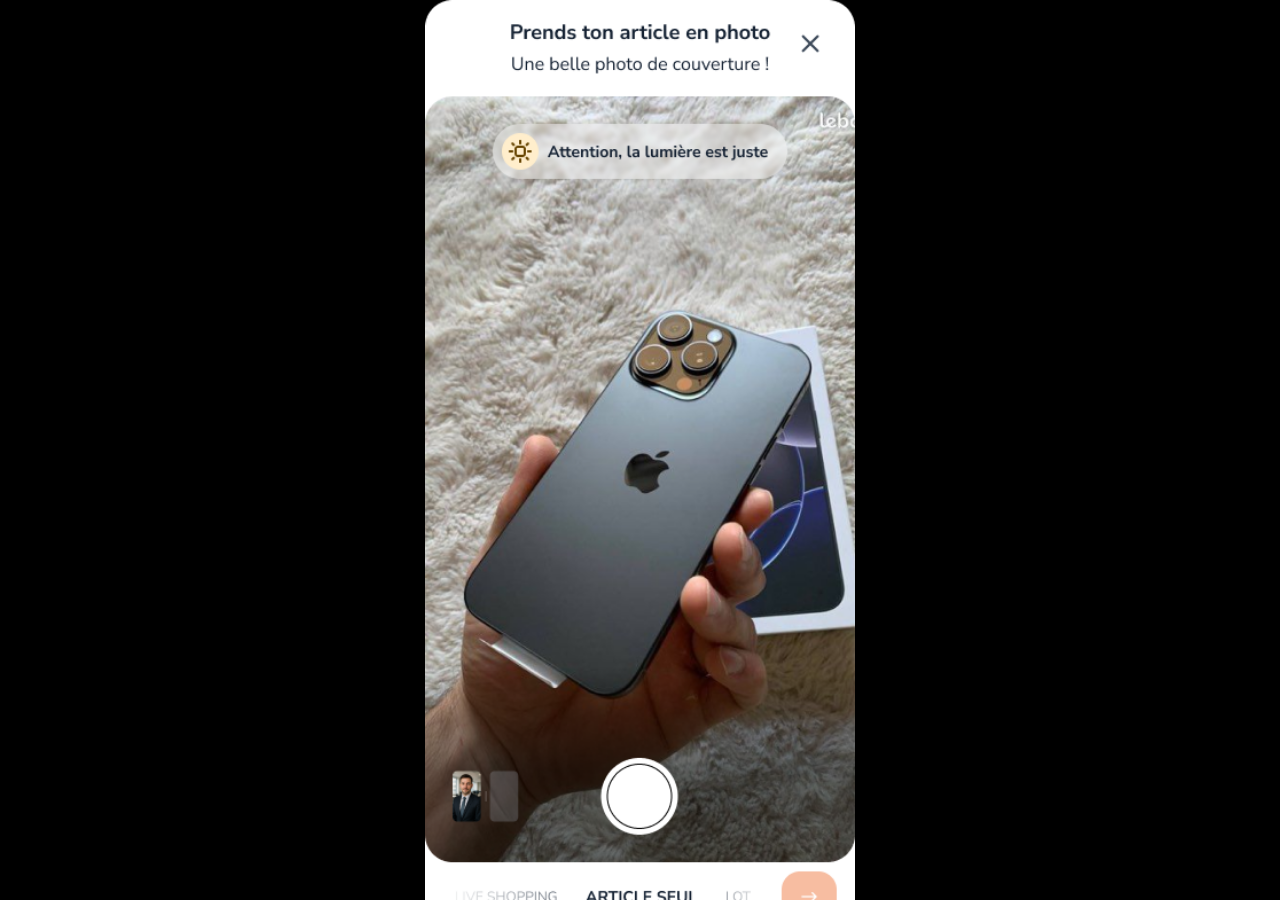
<file: Workshop C2C/proto-photos.html>
<!DOCTYPE html>
<html lang="fr">
<head>
<meta charset="UTF-8">
<meta name="viewport" content="width=device-width, initial-scale=1.0, maximum-scale=1.0, user-scalable=no">
<title>Dépôt photos</title>
<style>
  * { margin: 0; padding: 0; box-sizing: border-box; -webkit-tap-highlight-color: transparent; }

  html, body {
    width: 100%;
    height: 100%;
    overflow: hidden;
    background: #000;
  }

  .app {
    width: 100%;
    max-width: 430px;
    height: 100dvh;
    margin: 0 auto;
    position: relative;
    overflow: hidden;
    background: #000;
  }

  /* ─── ÉCRANS ─── */
  .screen {
    position: absolute;
    inset: 0;
    display: none;
  }
  .screen.active {
    display: block;
  }

  /* PNG plein écran */
  .screen-img {
    width: 100%;
    height: 100%;
    object-fit: cover;
    object-position: top center;
    display: block;
    pointer-events: none;
    user-select: none;
  }

  /* ─── ZONES DE TAP ─── */
  .tap {
    position: absolute;
    cursor: pointer;
    border-radius: 50%;
    /* debug : border: 2px solid red; */
  }

  /* Déclencheur : centré horizontalement, dans la bande bottom-controls */
  .tap-shutter {
    width: 72px;
    height: 72px;
    left: 50%;
    transform: translateX(-50%);
    bottom: 68px; /* au-dessus de la tab bar */
  }

  /* Bouton Passer (écran 2) */
  .tap-passer {
    width: 90px;
    height: 44px;
    right: 16px;
    bottom: 74px;
    border-radius: 24px;
  }

  /* Flash blanc */
  .flash {
    position: absolute;
    inset: 0;
    background: #fff;
    opacity: 0;
    pointer-events: none;
    z-index: 10;
  }
  .flash.go {
    animation: flash-anim 0.35s ease-out forwards;
  }
  @keyframes flash-anim {
    0%   { opacity: 0.9; }
    100% { opacity: 0; }
  }

  /* Slide-up pour bottom sheet (screen 6) */
  #screen-6.active {
    animation: slide-up-anim 0.38s cubic-bezier(0.32, 0.72, 0, 1) forwards;
  }
  @keyframes slide-up-anim {
    from { transform: translateY(100%); }
    to   { transform: translateY(0); }
  }

  /* Zone de tap CTA bas d'écran */
  .tap-cta {
    position: absolute;
    bottom: 16px;
    left: 16px;
    right: 16px;
    height: 52px;
    border-radius: 12px;
    cursor: pointer;
  }

  /* Zone de tap chips Stockage */
  .tap-chips {
    position: absolute;
    left: 16px;
    right: 16px;
    top: 56%;
    height: 14%;
    cursor: pointer;
  }

  /* Zone de tap chips Garantie */
  .tap-garantie {
    position: absolute;
    left: 16px;
    right: 16px;
    top: 66%;
    height: 13%;
    cursor: pointer;
  }

  /* ─── ÉCRANS SCROLLABLES (Pre1, Pre2) ─── */
  .screen.scrollable {
    overflow-y: auto;
    -webkit-overflow-scrolling: touch;
    padding-bottom: 72px;
  }
  /* Wrapper relatif DANS le scroll — les taps scrollent avec le contenu */
  .scroll-content {
    position: relative;
    width: 100%;
  }
  .screen.scrollable .screen-img {
    width: 100%;
    height: auto;
    display: block;
    object-fit: unset;
    object-position: unset;
  }
  /* Zones de tap dans le contenu scrollable */
  .tap-inline {
    position: absolute;
    cursor: pointer;
    left: 16px;
    right: 16px;
  }

  /* ─── STICKY BAR FIXE ─── */
  .sticky-overlay {
    position: fixed;
    bottom: 0;
    left: 50%;
    transform: translateX(-50%);
    width: 100%;
    max-width: 430px;
    z-index: 200;
    display: none;
    pointer-events: none;
  }
  .sticky-overlay.active {
    display: block;
    pointer-events: all;
  }
  .sticky-overlay img {
    width: 100%;
    display: block;
  }
  .sticky-cta-tap {
    position: absolute;
    top: 10px;
    left: 60px;
    right: 16px;
    bottom: 10px;
    border-radius: 24px;
    cursor: pointer;
  }
</style>
</head>
<body>
<div class="app">

  <!-- SCREEN 1 — Couverture -->
  <div class="screen active" id="screen-1">
    <img class="screen-img" src="KeyScreen/Mobile-4.png" alt="">
    <div class="tap tap-shutter" onclick="shoot(1)"></div>
    <div class="flash" id="flash-1"></div>
  </div>

  <!-- SCREEN 2 — Profil / ports -->
  <div class="screen" id="screen-2">
    <img class="screen-img" src="KeyScreen/Mobile.png" alt="">
    <div class="tap tap-shutter" onclick="shoot(2)"></div>
    <div class="tap tap-passer" onclick="goTo(3)"></div>
    <div class="flash" id="flash-2"></div>
  </div>

  <!-- SCREEN 3 — Boite + téléphone -->
  <div class="screen" id="screen-3">
    <img class="screen-img" src="KeyScreen/Mobile-1.png" alt="">
    <div class="tap tap-shutter" onclick="shoot(3)"></div>
    <div class="tap tap-passer" onclick="goTo(4)"></div>
    <div class="flash" id="flash-3"></div>
  </div>

  <!-- SCREEN 4 — Zoom imperfections -->
  <div class="screen" id="screen-4">
    <img class="screen-img" src="KeyScreen/Mobile-2.png" alt="">
    <div class="tap tap-shutter" onclick="shoot(4)"></div>
    <div class="tap tap-passer" onclick="goTo(5)"></div>
    <div class="flash" id="flash-4"></div>
  </div>

  <!-- SCREEN 5 — D'autres imperfections -->
  <div class="screen" id="screen-5">
    <img class="screen-img" src="KeyScreen/Mobile-3.png" alt="">
    <div class="tap tap-shutter" onclick="shoot(5)"></div>
    <div class="tap tap-passer" onclick="goTo(6)"></div>
    <div class="flash" id="flash-5"></div>
  </div>

  <!-- SCREEN 6 — Bottom sheet, rien sélectionné, CTA désactivé -->
  <div class="screen" id="screen-6">
    <img class="screen-img" src="KeyScreen/1.png" alt="">
    <div class="tap tap-chips" onclick="goTo(7)"></div>
  </div>

  <!-- SCREEN 7 — 64 Go sélectionné, Garantie vide, CTA désactivé -->
  <div class="screen" id="screen-7">
    <img class="screen-img" src="KeyScreen/1.bis.png" alt="">
    <div class="tap tap-garantie" onclick="goTo(8)"></div>
  </div>

  <!-- SCREEN 8 — Tout sélectionné, CTA actif -->
  <div class="screen" id="screen-8">
    <img class="screen-img" src="KeyScreen/2.png" alt="">
    <div class="tap tap-cta" onclick="goTo(9)"></div>
  </div>

  <!-- SCREEN 9 — Prévisualisation annonce (chips vides) -->
  <div class="screen scrollable" id="screen-9">
    <div class="scroll-content" onclick="handlePreTap(event, 9)">
      <img class="screen-img" src="Pre1.png" alt="">
    </div>
  </div>

  <!-- SCREEN 10 — Prévisualisation (chips sélectionnées) -->
  <div class="screen scrollable" id="screen-10">
    <div class="scroll-content">
      <img class="screen-img" src="Pre2.png" alt="">
    </div>
  </div>

  <!-- STICKY BAR fixe (screens 9 + 10) -->
  <div class="sticky-overlay" id="sticky-bar">
    <img src="KeyScreen/sticky-actions.png" alt="">
    <div class="sticky-cta-tap" onclick="goTo(11)"></div>
  </div>

</div>

<script>
  const SCROLLABLE_SCREENS = [9, 10];

  function shoot(n) {
    const flash = document.getElementById('flash-' + n);
    flash.classList.add('go');
    flash.addEventListener('animationend', () => {
      flash.classList.remove('go');
      goTo(n + 1);
    }, { once: true });
  }

  // Sur Pre1 : clic dans la zone chips (40-58% de la hauteur de l'image)
  function handlePreTap(e, screenNum) {
    const img = e.currentTarget.querySelector('img');
    const rect = img.getBoundingClientRect();
    const clickY = e.clientY - rect.top; // y relatif à l'image rendue
    const pct = clickY / rect.height;
    if (pct >= 0.38 && pct <= 0.60) {
      goTo(screenNum + 1);
    }
  }

  function goTo(n) {
    const target = document.getElementById('screen-' + n);
    if (!target) return;
    // Reset scroll des écrans scrollables
    document.querySelectorAll('.screen.scrollable').forEach(s => s.scrollTop = 0);
    // Change d'écran
    document.querySelectorAll('.screen').forEach(s => s.classList.remove('active'));
    target.classList.add('active');
    // Sticky bar visible sur les écrans Pre
    const sticky = document.getElementById('sticky-bar');
    if (SCROLLABLE_SCREENS.includes(n)) {
      sticky.classList.add('active');
    } else {
      sticky.classList.remove('active');
    }
  }
</script>
</body>
</html>
</file>
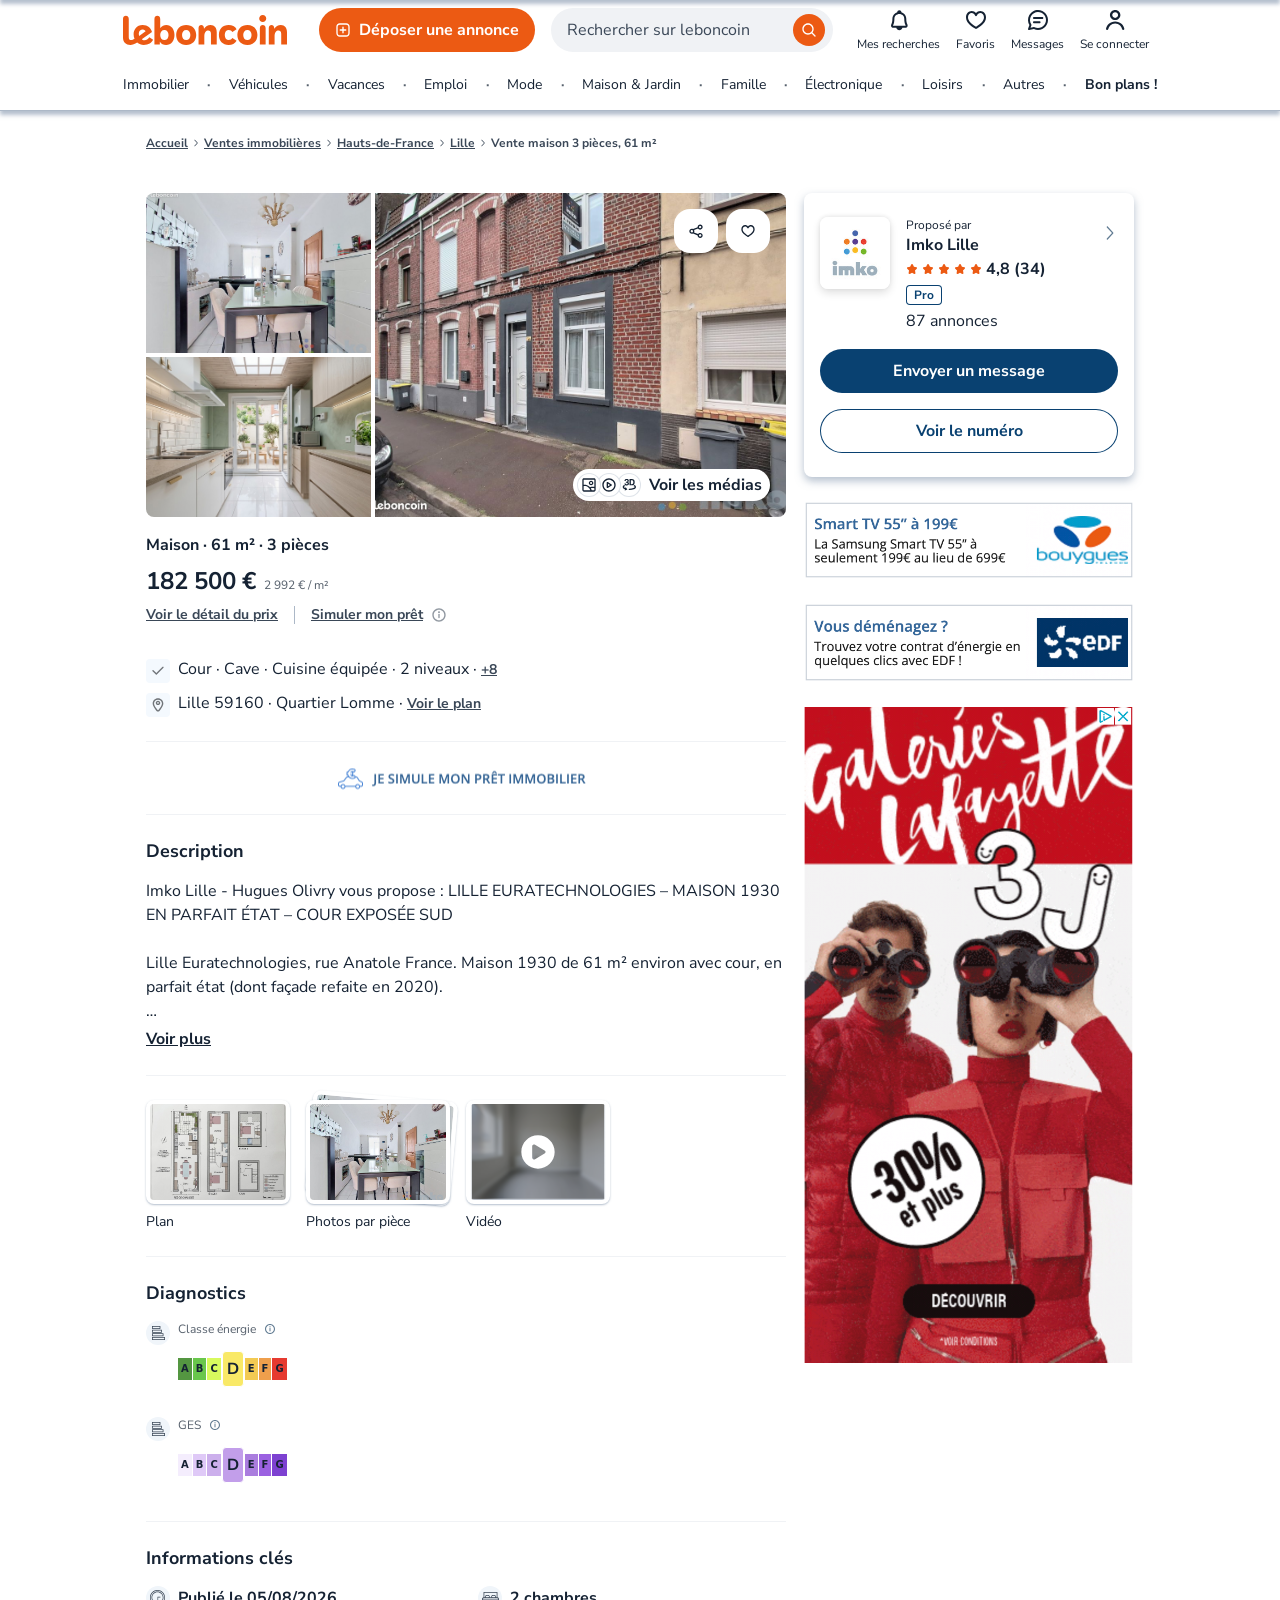
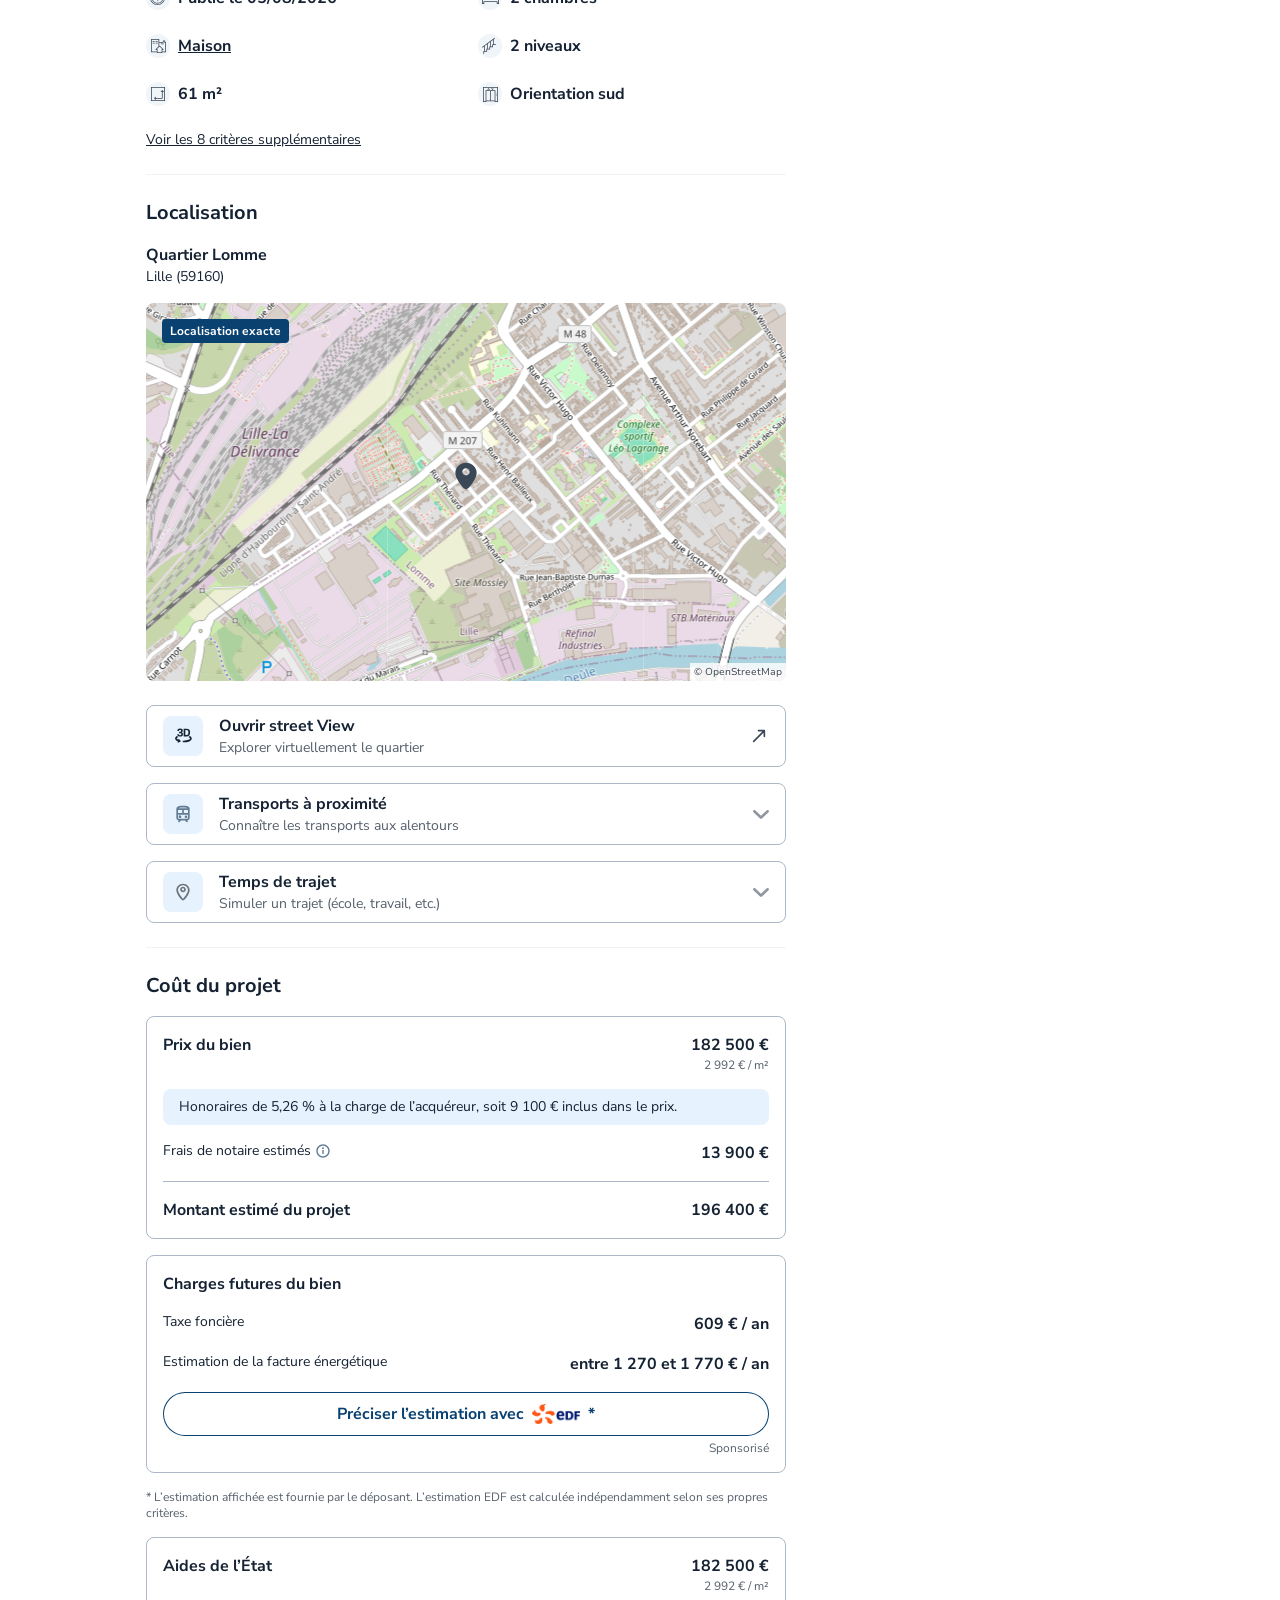
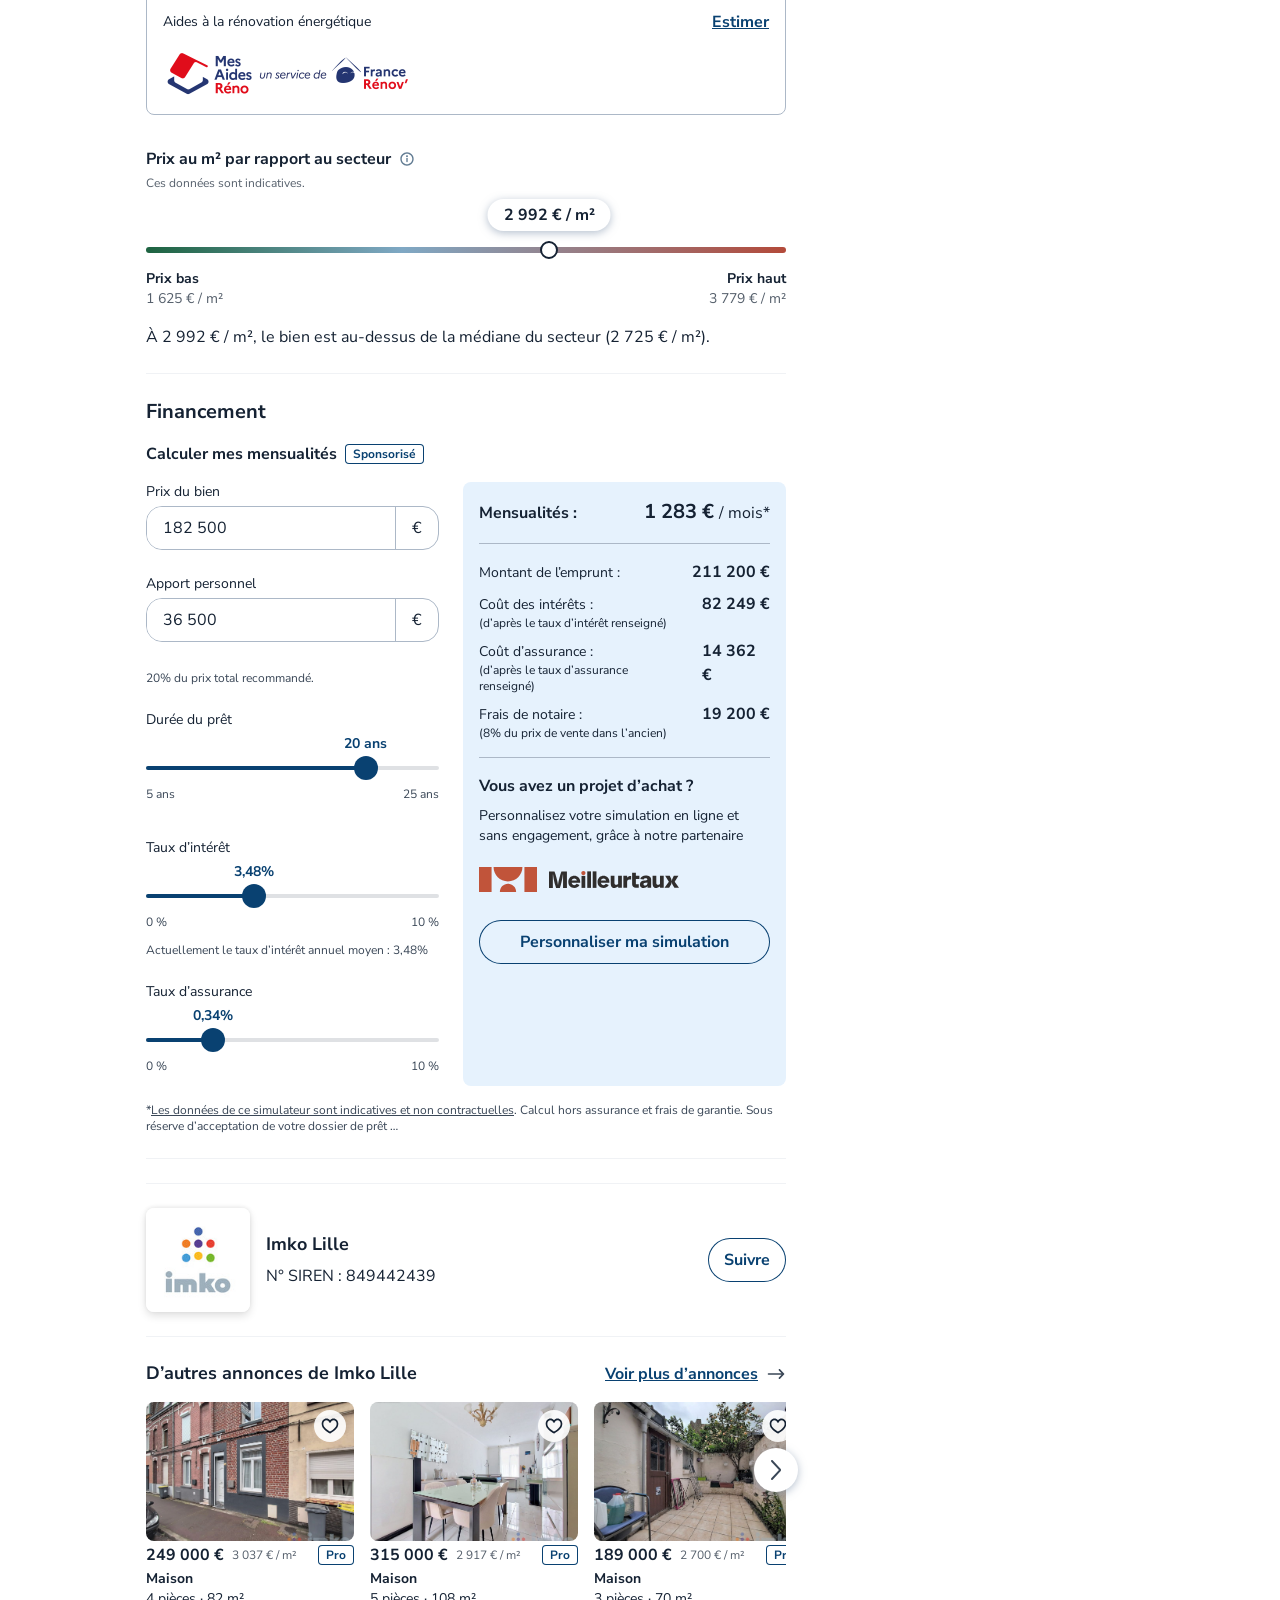
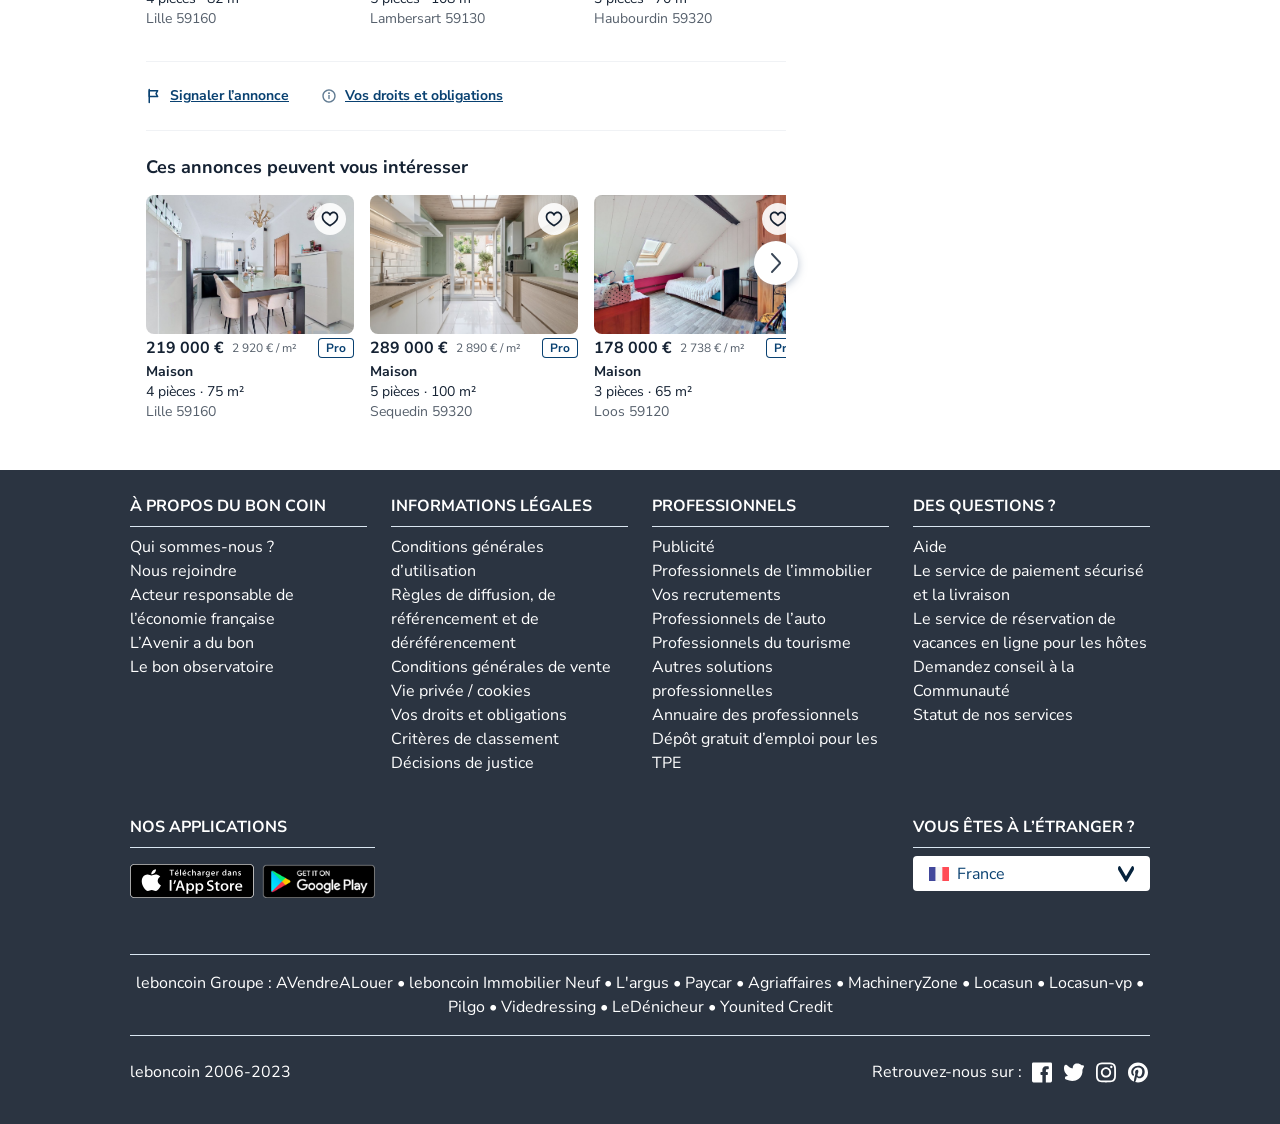
<file: immo-parcours-complet/media-experience/adview.html>
<!DOCTYPE html>
<html lang="fr" data-theme="light">
<head>
<meta charset="utf-8">
<meta name="viewport" content="width=device-width, initial-scale=1">
<title data-v="title">Maison 3 pièces 61 m² — Lille Lomme | leboncoin</title>
<link rel="preconnect" href="https://fonts.googleapis.com">
<link rel="preconnect" href="https://fonts.gstatic.com" crossorigin>
<link href="https://fonts.googleapis.com/css2?family=Nunito+Sans:ital,opsz,wght@0,6..12,400;0,6..12,700&display=swap" rel="stylesheet">
<style>
  :root {
    --color-main: #ec5a13;
    --color-on-main: #ffffff;
    --color-main-hovered: #f07b42;
    --color-main-container: #ffe9de;
    --color-on-main-container: #89380f;

    --color-support: #094171;
    --color-on-support: #ffffff;
    --color-support-hovered: #0c5291;
    --color-support-container: #e6f2fd;
    --color-on-support-container: #152233;

    --color-neutral: #3a4757;
    --color-on-neutral: #ffffff;
    --color-neutral-container: #f0f2f5;
    --color-on-neutral-container: #3a4757;
    --color-neutral-container-hovered: #f6f8f9;

    --color-success: #1d6340;
    --color-success-container: #e0f2e9;
    --color-alert-container: #ffeecc;
    --color-on-alert-container: #664400;

    --color-background: #ffffff;
    --color-background-variant: #f4f9fe;
    --color-surface: #ffffff;
    --color-on-surface: #152233;
    --color-surface-hovered: #f6f8f9;
    --color-on-surface-dim-1: rgba(21, 34, 51, 0.72);

    --opacity-dim-2: 0.56;

    --color-outline: #acb8c7;
    --color-shadow: rgba(108, 129, 157, 0.5);
    --color-focus: #0000ff;

    --spacing-none: 0px;
    --spacing-sm: 4px;
    --spacing-md: 8px;
    --spacing-lg: 16px;
    --spacing-xl: 24px;
    --spacing-2xl: 32px;
    --spacing-3xl: 40px;

    --rounded-sm: 4px;
    --rounded-md: 8px;
    --rounded-lg: 16px;
    --rounded-xl: 24px;
    --rounded-full: 99999px;

    --border-sm: 1px;
    --border-md: 2px;
    --border-lg: 4px;

    --duration-short: 150ms;
    --duration-medium: 250ms;
    --ease-standard: cubic-bezier(0.2, 0, 0, 1);

    /* Trame de la maquette : colonne principale 672 + 18 + colonne droite 330 */
    --page-width: 1020px;
    --header-width: 1066px;
    --main-col: 672px;
    --aside-col: 330px;
    --col-gap: 18px;
  }

  :where(a, button, input, [tabindex]):focus-visible {
    outline: var(--border-md) solid var(--color-focus);
    outline-offset: 2px;
  }

  * { box-sizing: border-box; }

  body {
    margin: 0;
    background: var(--color-surface);
    font-family: "Nunito Sans", system-ui, sans-serif;
    font-variation-settings: "YTLC" 500, "wdth" 100;
    color: var(--color-on-surface);
    font-size: 14px;
    line-height: 20px;
  }

  img { display: block; }

  /* ---------- Header ---------- */
  .header {
    display: flex;
    flex-direction: column;
    align-items: center;
    background: var(--color-surface);
    border-bottom: var(--border-sm) solid var(--color-outline);
    box-shadow: 0 4px 4px var(--color-shadow);
  }
  .header__main {
    display: flex;
    align-items: center;
    gap: var(--spacing-lg);
    width: 100%;
    max-width: var(--header-width);
    padding-inline: var(--spacing-lg);
  }
  .header__logo { flex: none; padding-right: var(--spacing-lg); }
  .header__logo img { width: 164px; height: 30px; }

  .header__search {
    display: flex;
    flex: 1 1 0;
    min-width: 0;
    align-items: center;
    gap: var(--spacing-lg);
  }
  .searchbar {
    display: flex;
    flex: 1 1 0;
    min-width: 0;
    align-items: center;
    gap: var(--spacing-md);
    height: 44px;
    padding: var(--spacing-md) var(--spacing-md) var(--spacing-md) var(--spacing-lg);
    border: 0;
    border-radius: var(--rounded-full);
    background: var(--color-neutral-container);
    font: inherit;
    font-size: 16px;
    line-height: 24px;
    color: var(--color-on-neutral-container);
    cursor: pointer;
    text-align: left;
  }
  .searchbar__label { flex: 1 1 0; min-width: 0; }
  .searchbar__submit {
    flex: none;
    display: flex;
    align-items: center;
    justify-content: center;
    padding: var(--spacing-md);
    border-radius: var(--rounded-full);
    background: var(--color-main);
  }
  .searchbar__submit img { width: 16px; height: 16px; }

  .header__nav {
    flex: none;
    display: flex;
    align-items: flex-start;
  }
  .header__item {
    display: flex;
    flex-direction: column;
    align-items: center;
    justify-content: center;
    gap: var(--spacing-sm);
    padding: 0 var(--spacing-md) var(--spacing-md);
    border: 0;
    background: var(--color-surface);
    font: inherit;
    font-size: 12px;
    line-height: 16px;
    color: var(--color-on-surface);
    white-space: nowrap;
    cursor: pointer;
  }
  .header__item-icon { display: flex; align-items: flex-end; height: 32px; }
  .header__item-icon img { width: 24px; height: 24px; }

  .header__categories {
    display: flex;
    align-items: center;
    justify-content: space-between;
    width: 100%;
    max-width: var(--header-width);
    height: 50px;
    padding-inline: var(--spacing-lg);
    overflow: hidden;
  }
  .header__category {
    color: var(--color-on-surface);
    text-decoration: none;
    white-space: nowrap;
  }
  .header__category:hover { text-decoration: underline; }
  .header__category--highlight { font-weight: 700; }
  .header__categories span {
    font-weight: 700;
    color: var(--color-on-surface-dim-1);
    padding-inline: var(--spacing-md);
  }

  /* ---------- Boutons ---------- */
  .btn {
    display: inline-flex;
    align-items: center;
    justify-content: center;
    gap: var(--spacing-md);
    height: 44px;
    padding-inline: var(--spacing-lg);
    border: 0;
    border-radius: var(--rounded-full);
    font: inherit;
    font-size: 16px;
    line-height: 24px;
    font-weight: 700;
    white-space: nowrap;
    cursor: pointer;
    text-decoration: none;
    transition: background-color var(--duration-short) var(--ease-standard);
  }
  .btn img { width: 16px; height: 16px; }
  .btn--main { background: var(--color-main); color: var(--color-on-main); }
  .btn--main:hover { background: var(--color-main-hovered); }
  .btn--support { background: var(--color-support); color: var(--color-on-support); }
  .btn--support:hover { background: var(--color-support-hovered); }
  .btn--outlined {
    background: transparent;
    color: var(--color-support);
    box-shadow: inset 0 0 0 var(--border-sm) var(--color-support);
  }
  .btn--outlined:hover { background: var(--color-support-container); }
  .btn--full { width: 100%; }

  /* ---------- Barre de rappel affichée au scroll ---------- */
  .stickybar {
    position: fixed;
    top: 0;
    right: 0;
    left: 0;
    z-index: 4;
    background: var(--color-surface);
    box-shadow: 0 4px 4px var(--color-shadow);
    /* translate3d et non translateY : Safari iOS garde parfois un élément fixe
       transformé sur sa dernière position peinte quand la classe change pendant
       le scroll — la barre reste alors invisible au-dessus de l'écran. La
       promotion en couche composite (3D + will-change) force le repeint. */
    transform: translate3d(0, -100%, 0);
    will-change: transform;
    transition: transform var(--duration-medium) var(--ease-standard);
  }
  .stickybar--shown { transform: translate3d(0, 0, 0); }
  .stickybar__summary {
    display: flex;
    align-items: center;
    gap: var(--spacing-lg);
    width: 100%;
    max-width: var(--page-width);
    height: 64px;
    margin-inline: auto;
    padding-inline: var(--spacing-lg);
  }
  .stickybar__cover {
    flex: none;
    width: 64px;
    height: 40px;
    border-radius: var(--rounded-sm);
    object-fit: cover;
  }
  .stickybar__text { flex: 1 1 0; min-width: 0; }
  .stickybar__text b,
  .stickybar__text span {
    display: block;
    font-size: 16px;
    line-height: 24px;
    font-weight: 700;
  }
  .stickybar__text b { overflow: hidden; white-space: nowrap; text-overflow: ellipsis; }
  .stickybar__fav {
    flex: none;
    display: flex;
    align-items: center;
    justify-content: center;
    width: 44px;
    height: 44px;
    border: 0;
    border-radius: var(--rounded-full);
    background: none;
    cursor: pointer;
  }
  .stickybar__fav:hover { background: var(--color-surface-hovered); }
  .stickybar__fav img { width: 24px; height: 24px; }
  /* Retour et partage n'existent que dans la barre mobile */
  .stickybar__back, .stickybar__share { display: none; }
  .stickybar__tabs {
    display: flex;
    width: 100%;
    max-width: var(--page-width);
    height: 40px;
    margin-inline: auto;
    padding-inline: var(--spacing-lg);
    border-top: var(--border-sm) solid var(--color-neutral-container);
    /* Les onglets débordent en dessous de ~1000px : la bande garde la largeur
       de l'écran et se parcourt au doigt, les libellés cachés arrivant au
       glissé. `overscroll-behavior-x` empêche le geste de se propager au
       document une fois la bande au bout — sans ça iOS décale toute la page
       (ou déclenche son retour arrière) et l'écran semble s'élargir. */
    overflow-x: auto;
    overscroll-behavior-x: contain;
    -webkit-overflow-scrolling: touch;
    scrollbar-width: none;
  }
  .stickybar__tabs::-webkit-scrollbar { display: none; }
  .stickybar__tabs a {
    display: flex;
    align-items: center;
    padding-inline: var(--spacing-lg);
    border-bottom: var(--border-md) solid transparent;
    font-size: 16px;
    line-height: 24px;
    color: var(--color-on-surface);
    text-decoration: none;
    white-space: nowrap;
  }
  .stickybar__tabs a:hover { text-decoration: underline; }
  .stickybar__tabs a[aria-current="true"] {
    border-bottom-color: var(--color-support);
    color: var(--color-support);
    font-weight: 700;
  }
  /* La barre recouvre 104px : les ancres doivent s'arrêter en dessous */
  [id^="sec-"] { scroll-margin-top: 120px; }

  /* ---------- Layout page ---------- */
  .page {
    display: grid;
    /* La colonne principale plie : `--page-width` est la largeur de la boite, dont
       le padding lateral se retranche. Les colonnes figees demandaient 672+18+330,
       soit la boite entiere, et la colonne laterale sortait donc de 32px a droite
       avec sa carte de contact et ses trois bannieres. */
    grid-template-columns: minmax(0, var(--main-col)) var(--aside-col);
    gap: var(--col-gap);
    width: 100%;
    max-width: var(--page-width);
    margin-inline: auto;
    padding: var(--spacing-xl) var(--spacing-lg) var(--spacing-3xl);
  }
  .page__main { min-width: 0; grid-column: 1; }
  .page__aside { min-width: 0; grid-column: 2; }

  .breadcrumb {
    display: flex;
    flex-wrap: wrap;
    align-items: center;
    gap: var(--spacing-sm);
    grid-column: 1 / -1;
    margin-bottom: var(--spacing-xl);
    font-size: 12px;
    line-height: 16px;
    font-weight: 700;
    color: var(--color-neutral);
  }
  .breadcrumb a {
    display: flex;
    align-items: center;
    gap: var(--spacing-sm);
    color: inherit;
  }
  .breadcrumb img { width: 8px; height: 8px; }

  /* ---------- Hero galerie ---------- */
  .hero { display: flex; flex-direction: column; gap: var(--spacing-lg); }

  .hero__mosaic {
    position: relative;
    display: flex;
    gap: var(--spacing-sm);
    height: 324px;
  }
  .hero__col {
    flex: none;
    display: flex;
    flex-direction: column;
    gap: var(--spacing-sm);
    width: 225px;
  }
  .hero__shot { flex: none; border: 0; padding: 0; background: none; cursor: pointer; }
  .hero__col .hero__shot { flex: 1 1 0; min-height: 0; }
  .hero__shot--wide { flex: 1 1 0; min-width: 0; }
  .hero__shot img { width: 100%; height: 100%; object-fit: cover; }
  .hero__shot:first-child img { border-top-left-radius: var(--rounded-md); }
  .hero__col .hero__shot:last-child img { border-bottom-left-radius: var(--rounded-md); }
  .hero__shot--wide img {
    border-top-right-radius: var(--rounded-md);
    border-bottom-right-radius: var(--rounded-md);
  }

  .hero__actions {
    position: absolute;
    top: var(--spacing-lg);
    right: var(--spacing-lg);
    display: flex;
    gap: var(--spacing-md);
  }
  .icon-btn {
    display: flex;
    align-items: center;
    justify-content: center;
    width: 44px;
    height: 44px;
    border: 0;
    border-radius: var(--rounded-lg);
    background: var(--color-surface);
    cursor: pointer;
    transition: background-color var(--duration-short) var(--ease-standard);
  }
  .icon-btn:hover { background: var(--color-surface-hovered); }
  .icon-btn img { width: 16px; height: 16px; }

  /* Retour posé sur la photo : mobile seulement. La barre collée, qui porte
     l'autre retour, n'apparaît qu'au scroll — en haut de page il n'y a donc
     rien pour revenir à la liste. */
  .hero__back {
    position: absolute;
    top: var(--spacing-lg);
    left: var(--spacing-lg);
    display: none;
  }

  /* Point d'entrée vers la media experience */
  .hero__medias {
    position: absolute;
    right: var(--spacing-lg);
    bottom: var(--spacing-lg);
    display: flex;
    align-items: center;
    gap: var(--spacing-md);
    height: 32px;
    padding: var(--spacing-sm) var(--spacing-md) var(--spacing-sm) var(--spacing-sm);
    border-radius: var(--rounded-lg);
    background: var(--color-surface);
    font-size: 16px;
    line-height: 24px;
    font-weight: 700;
    color: var(--color-on-support-container);
    text-decoration: none;
    transition: background-color var(--duration-short) var(--ease-standard);
  }
  .hero__medias:hover { background: var(--color-surface-hovered); }
  .hero__medias-icons { display: flex; align-items: center; }
  .hero__medias-icons span {
    display: flex;
    align-items: center;
    justify-content: center;
    width: 24px;
    height: 24px;
    border: var(--border-sm) solid rgba(172, 184, 199, 0.4);
    border-radius: var(--rounded-full);
    background: var(--color-surface);
  }
  /* Pastilles empilées : la première passe devant */
  .hero__medias-icons span:not(:last-child) { margin-right: -4px; }
  .hero__medias-icons span:nth-child(1) { z-index: 3; }
  .hero__medias-icons span:nth-child(2) { z-index: 2; }
  .hero__medias-icons span:nth-child(3) { z-index: 1; }
  .hero__medias-icons img { width: 16px; height: 16px; }

  /* ---------- Titre, prix, critères ---------- */
  .hero__summary { display: flex; flex-direction: column; gap: var(--spacing-2xl); }
  .summary__features {
    margin: 0;
    font-size: 16px;
    line-height: 24px;
    font-weight: 700;
  }
  .summary__price {
    display: flex;
    align-items: baseline;
    gap: var(--spacing-md);
    margin: var(--spacing-md) 0 0;
  }
  .summary__price b { font-size: 24px; line-height: 32px; }
  .summary__price small {
    font-size: 12px;
    line-height: 16px;
    color: var(--color-on-surface-dim-1);
  }
  .summary__price-actions {
    display: flex;
    align-items: center;
    gap: var(--spacing-lg);
    /* Sans ça, la marge par défaut du <p> s'ajoute au gap de .hero__summary et
       décroche les critères du bloc prix. */
    margin: var(--spacing-md) 0 0;
  }
  .summary__price-actions > * { display: flex; align-items: center; gap: var(--spacing-md); }
  .summary__price-actions img { width: 16px; height: 16px; }

  /* ---------- Popover (tooltip au survol) ---------- */
  .tip { position: relative; display: inline-flex; }
  .tip__btn {
    display: inline-flex;
    padding: 0;
    border: 0;
    background: none;
    cursor: pointer;
  }
  .tip__bubble {
    position: absolute;
    top: 50%;
    left: calc(100% + var(--spacing-md));
    z-index: 3;
    width: 328px;
    padding: var(--spacing-lg);
    border-radius: var(--rounded-md);
    background: var(--color-surface);
    box-shadow: 0 2px 8px var(--color-shadow);
    font-size: 16px;
    line-height: 24px;
    font-weight: 400;
    text-align: left;
    opacity: 0;
    visibility: hidden;
    transform: translateY(-50%);
    transition: opacity var(--duration-short) var(--ease-standard),
                visibility var(--duration-short) var(--ease-standard);
  }
  .tip__bubble::before {
    content: "";
    position: absolute;
    top: 50%;
    left: -8px;
    width: 0;
    height: 0;
    border-width: 8px 8px 8px 0;
    border-style: solid;
    border-color: transparent var(--color-surface) transparent transparent;
    transform: translateY(-50%);
  }
  .tip:hover .tip__bubble,
  .tip:focus-within .tip__bubble { opacity: 1; visibility: visible; }
  .link {
    font-size: 14px;
    line-height: 20px;
    font-weight: 700;
    color: var(--color-neutral);
  }
  .summary__divider {
    width: var(--border-sm);
    height: 18px;
    background: var(--color-outline);
  }

  .summary__keyinfo { display: flex; flex-direction: column; gap: var(--spacing-md); }
  .keyinfo__row { display: flex; align-items: flex-start; gap: var(--spacing-md); margin: 0; }
  .keyinfo__icon {
    flex: none;
    display: flex;
    align-items: center;
    justify-content: center;
    width: 24px;
    height: 24px;
    margin-top: 2px;
    border-radius: var(--rounded-sm);
    background: var(--color-background-variant);
  }
  .keyinfo__icon img { width: 16px; height: 16px; }
  .keyinfo__text {
    flex: 1 1 0;
    min-width: 0;
    font-size: 16px;
    line-height: 24px;
  }

  /* ---------- Titres de section ---------- */
  .section__title {
    margin: 0 0 var(--spacing-lg);
    font-size: 18px;
    line-height: 24px;
    font-weight: 700;
  }
  .link--block {
    display: inline-block;
    font-size: 16px;
    line-height: 24px;
    font-weight: 700;
    color: var(--color-on-surface);
  }

  /* ---------- Description ---------- */
  .description p {
    margin: 0;
    font-size: 16px;
    line-height: 24px;
    white-space: pre-wrap;
  }
  /* Replié par défaut : « Voir plus » déplie le texte complet */
  .description__text {
    display: -webkit-box;
    -webkit-box-orient: vertical;
    -webkit-line-clamp: 6;
    overflow: hidden;
  }
  .description.is-open .description__text { -webkit-line-clamp: unset; overflow: visible; }
  .description__more {
    margin-top: var(--spacing-sm);
    border: 0;
    padding: 0;
    background: none;
    font: inherit;
    font-size: 16px;
    line-height: 24px;
    font-weight: 700;
    color: var(--color-on-surface);
    text-decoration: underline;
    cursor: pointer;
  }

  /* ---------- Bande médias (entrées vers la galerie) ---------- */
  .medias { display: flex; flex-wrap: wrap; gap: var(--spacing-lg); }
  .media-card {
    display: flex;
    flex-direction: column;
    gap: var(--spacing-md);
    width: 144px;
    color: inherit;
    text-decoration: none;
  }
  .media-card__visual {
    position: relative;
    height: 104px;
    border: var(--border-lg) solid var(--color-surface);
    border-radius: var(--rounded-md);
    background: var(--color-surface);
    box-shadow: 0 1px 2px var(--color-shadow);
    transition: transform var(--duration-short) var(--ease-standard);
  }
  .media-card:hover .media-card__visual { transform: translateY(-2px); }
  .media-card__visual > img {
    width: 100%;
    height: 100%;
    border-radius: var(--rounded-sm);
    object-fit: cover;
  }
  /* Pile de photos : la carte du dessous dépasse en rotation */
  .media-card__behind {
    position: absolute;
    inset: -8px -8px auto -1px;
    z-index: -1;
    height: 104px;
    border: var(--border-lg) solid var(--color-surface);
    border-radius: var(--rounded-md);
    box-shadow: 0 1px 2px var(--color-shadow);
    transform: rotate(5deg);
    overflow: hidden;
  }
  .media-card__behind img { width: 100%; height: 100%; object-fit: cover; }
  .media-card__visual > .media-card__play {
    position: absolute;
    top: 50%;
    left: 50%;
    width: 40px;
    height: 40px;
    transform: translate(-50%, -50%);
  }
  .media-card__label { font-size: 14px; line-height: 20px; }

  /* ---------- Diagnostics ---------- */
  .diags { display: flex; flex-wrap: wrap; gap: var(--spacing-lg); }
  .diag { display: flex; gap: var(--spacing-md); width: 330px; }
  .diag__icon { flex: none; width: 24px; height: 24px; }
  .diag__label {
    display: flex;
    align-items: center;
    gap: var(--spacing-md);
    margin: 0 0 var(--spacing-md);
    font-size: 12px;
    line-height: 16px;
    color: var(--color-on-surface-dim-1);
  }
  .diag__label img { width: 12px; height: 12px; }

  .scale { display: flex; align-items: center; gap: 1px; }
  .scale__step {
    display: flex;
    align-items: center;
    justify-content: center;
    padding: 1px 3px;
    font-family: "Open Sans", system-ui, sans-serif;
    font-size: 10px;
    font-weight: 600;
    color: var(--color-on-surface);
  }
  .scale__step--active {
    padding: 5px 4px;
    border: var(--border-sm) solid var(--color-surface);
    border-radius: var(--rounded-sm);
    font-family: inherit;
    font-size: 16px;
    line-height: 24px;
    font-weight: 700;
  }

  /* ---------- Informations clés ---------- */
  .keys {
    display: grid;
    grid-template-columns: repeat(2, minmax(0, 324px));
    gap: var(--spacing-xl);
    margin-bottom: var(--spacing-xl);
  }
  .keys__item { display: flex; align-items: center; gap: var(--spacing-md); margin: 0; }
  .keys__item img { flex: none; width: 24px; height: 24px; }
  .keys__item span { font-size: 16px; line-height: 24px; font-weight: 700; }
  .keys__col { display: flex; flex-direction: column; gap: var(--spacing-xl); }
  .keys__item--more { display: none; }
  .keys--expanded .keys__item--more { display: flex; }
  .keys__toggle {
    padding: 0;
    border: 0;
    background: none;
    font: inherit;
    text-decoration: underline;
    cursor: pointer;
  }

  /* ---------- Localisation ---------- */
  .section__title--lg { font-size: 20px; line-height: 28px; }
  .locality { margin: 0 0 var(--spacing-lg); }
  .locality b { display: block; font-size: 16px; line-height: 24px; }
  .locality span { font-size: 14px; line-height: 20px; }

  .map {
    position: relative;
    aspect-ratio: 670 / 396;
    border-radius: var(--rounded-md);
    overflow: hidden;
  }
  /* Grille de 9 tuiles OSM de 256 px, zoom 15. L'offset amène les coordonnées de
     l'annonce sous le pin, qui est fixe au centre du cadre : il vaut 256 px (la
     tuile qui précède) plus la position du point dans sa tuile centrale.
     Variante 1, Lomme 50.63003 / 3.0026312, tuile 16657/11023 -> 334,38 / 329,92.
     Variante 2, Carquefou 47.278316 / -1.4916236, tuile 16248/11488 -> 314,65 / 287,36
     (appliqué par le script de variantes, cf. data-vtransform). */
  .map__tiles {
    position: absolute;
    top: 50%;
    left: 50%;
    display: grid;
    grid-template-columns: repeat(3, 256px);
    grid-auto-rows: 256px;
    transform: translate(-334.38px, -329.92px);
  }
  .map__tiles img { width: 256px; height: 256px; }
  .map__pin {
    position: absolute;
    top: 50%;
    left: 50%;
    width: 32px;
    height: 32px;
    transform: translate(-50%, -100%);
  }
  .map__credit {
    position: absolute;
    right: 0;
    bottom: 0;
    margin: 0;
    padding: 2px var(--spacing-sm);
    background: rgba(255, 255, 255, 0.8);
    font-size: 10px;
    line-height: 14px;
    color: var(--color-neutral);
  }
  /* ---------- Transports ---------- */
  .transports { display: flex; flex-direction: column; gap: 12px; }
  .transport { display: flex; align-items: center; gap: var(--spacing-md); }
  .transport span { font-size: 16px; line-height: 24px; }
  .transport b { font-size: 16px; line-height: 24px; }
  .line-badge {
    display: inline-flex;
    align-items: center;
    justify-content: center;
    width: 20px;
    height: 20px;
    border-radius: var(--rounded-sm);
    font-size: 16px;
    line-height: 20px;
    font-weight: 700;
    color: var(--color-on-support);
  }

  /* ---------- Temps de trajet ---------- */
  .trip__from { display: flex; align-items: center; gap: var(--spacing-md); }
  .trip__from img { width: 16px; height: 16px; }
  .trip__from b { font-size: 16px; line-height: 24px; }
  .trip__link { width: 8px; height: 24px; margin-left: var(--spacing-sm); }
  .trip__to { display: flex; gap: var(--spacing-md); }
  .trip__to > img { flex: none; width: 16px; height: 16px; margin-top: 4px; }
  .trip__field { flex: 1 1 0; min-width: 0; }
  .trip__field label {
    display: block;
    margin-bottom: var(--spacing-md);
    font-size: 16px;
    line-height: 24px;
    font-weight: 700;
  }
  .trip__field label i { color: var(--color-neutral); font-style: normal; }
  .trip__field input {
    width: 100%;
    height: 44px;
    padding-inline: var(--spacing-lg);
    border: var(--border-sm) solid var(--color-outline);
    border-radius: var(--rounded-full);
    background: var(--color-surface);
    font: inherit;
    font-size: 16px;
    color: var(--color-on-surface);
  }
  .trip__field input::placeholder { color: var(--color-neutral); }
  .trip__results {
    display: flex;
    gap: var(--spacing-lg);
    margin-top: var(--spacing-xl);
    text-align: center;
  }
  .trip__result { flex: 1 1 0; }
  .trip__result img { width: 16px; height: 16px; margin: 0 auto var(--spacing-md); }
  .trip__result b { font-size: 16px; line-height: 24px; }

  /* ---------- Bandeau promo intercalaire ---------- */
  .promo-band { display: block; width: 257px; max-width: 100%; margin-inline: auto; }
  .promo-band img { display: block; width: 100%; height: auto; }

  /* ---------- Localisation : badge + accordéons ---------- */
  .map__badge {
    position: absolute;
    top: var(--spacing-lg);
    left: var(--spacing-lg);
    padding: 2px var(--spacing-md);
    border-radius: var(--rounded-sm);
    background: var(--color-support);
    font-size: 12px;
    line-height: 20px;
    font-weight: 700;
    color: var(--color-on-support);
  }
  .locality__panels {
    display: flex;
    flex-direction: column;
    gap: var(--spacing-lg);
    margin-top: var(--spacing-xl);
  }
  .panel {
    border: var(--border-sm) solid var(--color-outline);
    border-radius: var(--rounded-md);
    background: var(--color-surface);
  }
  .panel__head {
    display: flex;
    align-items: center;
    gap: var(--spacing-lg);
    padding: var(--spacing-md) var(--spacing-lg);
    cursor: pointer;
    list-style: none;
  }
  .panel__head::-webkit-details-marker { display: none; }
  .panel__icon {
    flex: none;
    display: grid;
    place-items: center;
    width: 40px;
    height: 40px;
    border-radius: var(--rounded-md);
    background: var(--color-support-container);
  }
  .panel__icon img { width: 20px; height: 20px; }
  .panel__text { flex: 1 1 0; min-width: 0; }
  .panel__text b { display: block; font-size: 16px; line-height: 24px; }
  .panel__text span { font-size: 14px; line-height: 20px; color: var(--color-on-surface-dim-1); }
  /* Chevron dessiné en masque : l'asset est monochrome, la couleur vient du token */
  .panel__chevron {
    flex: none;
    width: 16px;
    height: 16px;
    background: var(--color-neutral);
    opacity: var(--opacity-dim-2);
    -webkit-mask: url(assets/icon-chevron-down.svg) center / contain no-repeat;
    mask: url(assets/icon-chevron-down.svg) center / contain no-repeat;
    transition: transform var(--duration-short) var(--ease-standard);
  }
  .panel[open] .panel__chevron { transform: rotate(180deg); }
  .panel__body { padding: 0 var(--spacing-lg) var(--spacing-lg) 72px; }
  .panel--link { display: block; color: inherit; text-decoration: none; }
  .panel__arrow { flex: none; width: 20px; height: 20px; transform: rotate(-45deg); }

  /* ---------- Coût du projet ---------- */
  .cost { display: flex; flex-direction: column; gap: var(--spacing-lg); }
  .cost__card {
    padding: var(--spacing-lg);
    border: var(--border-sm) solid var(--color-outline);
    border-radius: var(--rounded-md);
  }
  .cost__title { margin: 0; font-size: 16px; line-height: 24px; font-weight: 700; }
  .cost__card > .cost__title { margin-bottom: var(--spacing-lg); }
  .cost__row {
    display: flex;
    align-items: flex-start;
    justify-content: space-between;
    gap: var(--spacing-lg);
  }
  .cost__row + .cost__row { margin-top: var(--spacing-lg); }
  .cost__label { margin: 0; display: flex; align-items: center; gap: var(--spacing-sm); font-size: 14px; line-height: 20px; }
  .cost__label img { width: 16px; height: 16px; }
  .cost__amount { margin: 0; font-size: 16px; line-height: 24px; font-weight: 700; text-align: right; white-space: nowrap; }
  .cost__amount small { display: block; font-size: 12px; line-height: 16px; font-weight: 400; color: var(--color-on-surface-dim-1); }
  .cost__note {
    margin: var(--spacing-lg) 0;
    padding: var(--spacing-md) var(--spacing-lg);
    border-radius: var(--rounded-md);
    background: var(--color-support-container);
    font-size: 14px;
    line-height: 20px;
  }
  .cost__sep { height: 1px; margin: var(--spacing-lg) 0; border: 0; background: var(--color-outline); }
  .cost__edf { margin: var(--spacing-lg) 0 0; }
  .cost__edf .btn { width: 100%; gap: var(--spacing-md); }
  .cost__edf .btn img { width: auto; height: 20px; }
  .cost__sponsor { margin: var(--spacing-sm) 0 0; font-size: 12px; line-height: 16px; text-align: right; color: var(--color-on-surface-dim-1); }
  .cost__legal { margin: 0; font-size: 12px; line-height: 16px; color: var(--color-on-surface-dim-1); }
  .cost__aid {
    display: flex;
    align-items: center;
    justify-content: space-between;
    gap: var(--spacing-lg);
    margin-top: var(--spacing-lg);
  }
  .cost__aid a { font-size: 16px; line-height: 24px; font-weight: 700; color: var(--color-support); }
  .cost__logo { margin: var(--spacing-lg) 0 0; }
  .cost__logo img { width: 250px; height: auto; }

  /* Jauge « prix au m² par rapport au secteur » */
  .market { margin-top: var(--spacing-2xl); }
  .market__title { margin: 0; display: flex; align-items: center; gap: var(--spacing-md); font-size: 16px; line-height: 24px; }
  .market__title img { width: 16px; height: 16px; }
  .market__hint { margin: var(--spacing-sm) 0 56px; font-size: 12px; line-height: 16px; color: var(--color-on-surface-dim-1); }
  .market__gauge {
    position: relative;
    height: 6px;
    border-radius: var(--rounded-full);
    background: linear-gradient(90deg, #1d6340 0%, #7fa8c4 40%, #b34a3a 100%);
  }
  .market__cursor {
    position: absolute;
    top: -6px;
    width: 18px;
    height: 18px;
    border: var(--border-md) solid var(--color-on-surface);
    border-radius: var(--rounded-full);
    background: var(--color-surface);
    transform: translateX(-50%);
  }
  .market__bubble {
    position: absolute;
    bottom: 22px;
    padding: var(--spacing-sm) var(--spacing-lg);
    border-radius: var(--rounded-full);
    background: var(--color-surface);
    box-shadow: 0 2px 8px var(--color-shadow);
    font-size: 16px;
    line-height: 24px;
    font-weight: 700;
    white-space: nowrap;
    transform: translateX(-50%);
  }
  .market__bounds { display: flex; justify-content: space-between; margin: var(--spacing-lg) 0 0; }
  .market__bounds b { display: block; font-size: 14px; line-height: 20px; }
  .market__bounds span { font-size: 14px; line-height: 20px; color: var(--color-on-surface-dim-1); }
  .market__bounds div:last-child { text-align: right; }
  .market__verdict { margin: var(--spacing-lg) 0 0; font-size: 16px; line-height: 24px; }
  /* Les 56px sous le hint réservent la place de la bulle au-dessus de la jauge.
     Sans jauge, ils laissent un trou. */
  .market--nodata .market__hint { margin-bottom: 0; }

  /* ---------- Carrousels d'annonces ---------- */
  .more__head {
    display: flex;
    flex-wrap: wrap;
    align-items: baseline;
    justify-content: space-between;
    gap: var(--spacing-md) var(--spacing-lg);
    margin-bottom: var(--spacing-lg);
  }
  .more__head .section__title { margin: 0; }
  .more__cta {
    display: inline-flex;
    align-items: center;
    gap: var(--spacing-md);
    font-size: 16px;
    line-height: 24px;
    font-weight: 700;
    color: var(--color-support);
    white-space: nowrap;
  }
  .more__cta img { width: 20px; height: 20px; }
  .more__scroller { position: relative; }
  .more__track {
    display: grid;
    grid-auto-flow: column;
    grid-auto-columns: 208px;
    gap: var(--spacing-lg);
    overflow-x: auto;
    padding-bottom: var(--spacing-md);
    scrollbar-width: none;
  }
  .more__track::-webkit-scrollbar { display: none; }
  .more__next {
    position: absolute;
    top: 46px;
    right: -12px;
    display: grid;
    place-items: center;
    width: 44px;
    height: 44px;
    border: 0;
    border-radius: var(--rounded-full);
    background: var(--color-surface);
    box-shadow: 0 2px 8px var(--color-shadow);
    cursor: pointer;
  }
  .more__next img { width: 24px; height: 24px; }
  .mini { display: block; color: inherit; text-decoration: none; }
  .mini__media {
    position: relative;
    display: block;
    aspect-ratio: 208 / 139;
    border-radius: var(--rounded-md);
    overflow: hidden;
  }
  .mini__media img { width: 100%; height: 100%; object-fit: cover; }
  .mini__fav {
    position: absolute;
    top: var(--spacing-md);
    right: var(--spacing-md);
    display: grid;
    place-items: center;
    width: 32px;
    height: 32px;
    border: 0;
    border-radius: var(--rounded-full);
    background: rgba(255, 255, 255, 0.9);
    cursor: pointer;
  }
  .mini__fav img { width: 20px; height: 20px; }
  .mini__price { display: flex; align-items: center; gap: var(--spacing-md); margin: var(--spacing-md) 0 var(--spacing-sm); }
  .mini__price b { font-size: 16px; line-height: 24px; }
  .mini__price small { font-size: 12px; line-height: 16px; color: var(--color-on-surface-dim-1); }
  .mini__price .tag--pro { margin-left: auto; }
  .mini p { margin: 0; font-size: 14px; line-height: 20px; }
  .mini__type { font-weight: 700; }
  .mini__where { color: var(--color-on-surface-dim-1); }

  /* ---------- Signaler / droits ---------- */
  .report { display: flex; flex-wrap: wrap; gap: var(--spacing-lg) var(--spacing-2xl); }
  .report a {
    display: inline-flex;
    align-items: center;
    gap: var(--spacing-md);
    font-size: 14px;
    line-height: 20px;
    font-weight: 700;
    color: var(--color-support);
  }
  .report img { width: 16px; height: 16px; }

  /* ---------- Financement (simulateur statique) ---------- */
  .finance__subtitle {
    display: flex;
    align-items: center;
    gap: var(--spacing-md);
    margin: 0 0 var(--spacing-lg);
    font-size: 16px;
    line-height: 24px;
    font-weight: 700;
  }
  .tag {
    padding: 2px var(--spacing-md);
    border-radius: var(--rounded-sm);
    box-shadow: inset 0 0 0 var(--border-sm) var(--color-support);
    font-size: 12px;
    line-height: 16px;
    font-weight: 700;
    color: var(--color-support);
  }
  .finance {
    display: grid;
    grid-template-columns: minmax(0, 1fr) 323px;
    gap: var(--spacing-xl);
  }
  .finance__fields { display: flex; flex-direction: column; gap: var(--spacing-xl); }
  .field label {
    display: block;
    margin-bottom: var(--spacing-sm);
    font-size: 14px;
    line-height: 20px;
  }
  .field__control {
    display: flex;
    align-items: stretch;
    height: 44px;
    border: var(--border-sm) solid var(--color-outline);
    border-radius: var(--rounded-lg);
    overflow: hidden;
  }
  .field__control input {
    flex: 1 1 0;
    min-width: 0;
    border: 0;
    padding-inline: var(--spacing-lg);
    background: var(--color-surface);
    font: inherit;
    font-size: 16px;
    color: var(--color-on-surface);
  }
  .field__suffix {
    display: flex;
    align-items: center;
    padding-inline: var(--spacing-lg);
    border-left: var(--border-sm) solid var(--color-outline);
    font-size: 16px;
  }
  .field__helper {
    margin: var(--spacing-sm) 0 0;
    font-size: 12px;
    line-height: 16px;
    color: var(--color-neutral);
  }

  /* Sliders statiques : position figée, valeur affichée au-dessus du handle */
  .slider { position: relative; padding-top: var(--spacing-2xl); }
  .slider__track {
    position: relative;
    height: var(--border-lg);
    border-radius: var(--rounded-sm);
    background: rgba(58, 71, 87, 0.16);
  }
  .slider__fill {
    height: 100%;
    border-radius: var(--rounded-sm);
    background: var(--color-support);
  }
  .slider__handle {
    position: absolute;
    top: 50%;
    width: 24px;
    height: 24px;
    transform: translate(-50%, -50%);
  }
  .slider__value {
    position: absolute;
    top: 0;
    transform: translateX(-50%);
    font-size: 14px;
    line-height: 20px;
    font-weight: 700;
    color: var(--color-support);
    white-space: nowrap;
  }
  .slider__bounds {
    display: flex;
    justify-content: space-between;
    margin-top: var(--spacing-lg);
    font-size: 12px;
    line-height: 16px;
    color: var(--color-neutral);
  }

  .results {
    display: flex;
    flex-direction: column;
    gap: var(--spacing-lg);
    padding: var(--spacing-lg);
    border-radius: var(--rounded-md);
    background: var(--color-support-container);
  }
  .results__row {
    display: flex;
    align-items: baseline;
    justify-content: space-between;
    gap: var(--spacing-lg);
  }
  .results__row dt { font-size: 14px; line-height: 20px; }
  .results__row dt small { display: block; font-size: 12px; line-height: 16px; }
  .results__row dd { margin: 0; font-size: 16px; line-height: 24px; font-weight: 700; }
  .results__total dt { font-size: 16px; line-height: 24px; font-weight: 700; }
  .results__total dd { font-size: 20px; line-height: 28px; }
  .results__total dd span { font-size: 16px; font-weight: 400; }
  .results dl { display: flex; flex-direction: column; gap: var(--spacing-md); margin: 0; }
  .results__divider { height: 1px; border: 0; margin: 0; background: var(--color-outline); }
  .results__pitch p { margin: 0 0 var(--spacing-md); }
  .results__pitch b { font-size: 16px; line-height: 24px; }
  .results__pitch span { font-size: 14px; line-height: 20px; }
  .logo-mt { display: block; position: relative; width: 200px; height: 50px; margin-top: var(--spacing-md); }
  .logo-mt img:first-child { position: absolute; top: 12.6px; left: 0; width: 57.6px; height: 24.9px; }
  .logo-mt img:last-child { position: absolute; top: 16.4px; left: 69.5px; width: 130.5px; height: 17.2px; }
  .finance__legal {
    margin: var(--spacing-lg) 0 0;
    font-size: 12px;
    line-height: 16px;
    color: var(--color-neutral);
  }
  .finance__legal a { color: inherit; }

  /* ---------- Bloc agence ---------- */
  .agency {
    display: flex;
    align-items: center;
    justify-content: space-between;
    gap: var(--spacing-lg);
    padding-top: var(--spacing-xl);
    border-top: var(--border-sm) solid var(--color-neutral-container);
  }
  .agency__id { display: flex; align-items: center; gap: var(--spacing-lg); }
  .agency__pic {
    flex: none;
    width: 104px;
    height: 104px;
    border-radius: var(--rounded-md);
    box-shadow: 0 4px 8px rgba(0, 0, 0, 0.12), 0 -1px 4px rgba(0, 0, 0, 0.08);
    object-fit: cover;
  }
  .agency__name { margin: 0 0 var(--spacing-md); font-size: 18px; line-height: 24px; font-weight: 700; }
  .agency__siret { margin: 0; font-size: 16px; line-height: 24px; }

  /* ---------- Colonne droite ---------- */
  .page__aside { display: flex; flex-direction: column; gap: var(--spacing-xl); }
  .contact-card {
    display: flex;
    flex-direction: column;
    gap: var(--spacing-lg);
    padding: var(--spacing-xl) var(--spacing-lg);
    border-radius: var(--rounded-md);
    background: var(--color-surface);
    box-shadow: 0 4px 8px var(--color-shadow);
  }
  .contact-card__pro {
    display: flex;
    align-items: flex-start;
    gap: var(--spacing-lg);
    color: inherit;
    text-decoration: none;
  }
  .contact-card__pic {
    flex: none;
    width: 70px;
    height: 72px;
    border-radius: var(--rounded-md);
    box-shadow: 0 4px 8px rgba(0, 0, 0, 0.12), 0 -1px 4px rgba(0, 0, 0, 0.08);
    object-fit: cover;
  }
  .contact-card__body { flex: 1 1 0; min-width: 0; }
  .contact-card__body p { margin: 0; }
  .contact-card__over { font-size: 12px; line-height: 16px; }
  .contact-card__name { font-size: 16px; line-height: 24px; font-weight: 700; }
  .rating { display: flex; align-items: center; gap: var(--spacing-sm); }
  .rating img { width: 12px; height: 12px; }
  .rating b { font-size: 16px; line-height: 24px; }
  .contact-card__chevron { flex: none; width: 16px; height: 16px; margin-top: var(--spacing-md); }
  .contact-card__ads { margin-top: var(--spacing-sm); font-size: 16px; line-height: 24px; }
  .tag--pro {
    display: inline-block;
    margin: var(--spacing-sm) 0;
    padding: 2px var(--spacing-md);
    border-radius: var(--rounded-sm);
    box-shadow: inset 0 0 0 var(--border-sm) var(--color-support);
    font-size: 12px;
    line-height: 16px;
    font-weight: 700;
    color: var(--color-support);
  }
  /* Vendeur particulier : même chip, couleur neutre — « Pro » est une qualité
     commerciale, « Particulier » n'en est pas une. Après .tag--pro pour l'emporter. */
  .tag--private {
    box-shadow: inset 0 0 0 var(--border-sm) var(--color-on-surface-dim-1);
    color: var(--color-on-surface-dim-1);
  }
  .promo { display: block; }
  .promo img { width: 100%; height: auto; }

  /* ---------- Footer ---------- */
  .footer {
    padding: var(--spacing-xl) var(--spacing-lg) var(--spacing-3xl);
    background: #2b3441;
    color: #fff;
    font-size: 16px;
    line-height: 24px;
  }
  .footer__inner { width: 100%; max-width: var(--page-width); margin-inline: auto; }
  .footer__cols {
    display: grid;
    grid-template-columns: repeat(4, minmax(0, 237px));
    gap: var(--spacing-xl);
    justify-content: space-between;
  }
  .footer h2 {
    margin: 0 0 var(--spacing-md);
    padding-bottom: var(--spacing-md);
    border-bottom: var(--border-sm) solid #dae6f1;
    font-size: 16px;
    line-height: 24px;
    font-weight: 700;
    text-transform: uppercase;
  }
  .footer ul { margin: 0; padding: 0; list-style: none; }
  .footer a { color: inherit; text-decoration: none; }
  .footer a:hover { text-decoration: underline; }
  .footer__extra {
    display: flex;
    flex-wrap: wrap;
    justify-content: space-between;
    gap: var(--spacing-xl);
    margin-top: var(--spacing-3xl);
  }
  .footer__apps { display: flex; gap: var(--spacing-md); }
  .footer__apps img { height: 34px; width: auto; }
  .footer__country {
    display: flex;
    align-items: center;
    gap: var(--spacing-md);
    width: 237px;
    height: 35px;
    padding-inline: var(--spacing-lg);
    border: 0;
    border-radius: var(--rounded-sm);
    background: var(--color-surface);
    font: inherit;
    font-size: 16px;
    color: var(--color-support);
    cursor: pointer;
  }
  .footer__country img:first-child { width: 20px; height: 14px; }
  .footer__country img:last-child { width: 16px; height: 16px; margin-left: auto; }
  .footer__partners {
    margin: var(--spacing-3xl) 0 0;
    padding: var(--spacing-lg) 0;
    border-top: var(--border-sm) solid #dae6f1;
    border-bottom: var(--border-sm) solid #dae6f1;
    text-align: center;
  }
  .footer__legal {
    display: flex;
    flex-wrap: wrap;
    align-items: center;
    justify-content: space-between;
    gap: var(--spacing-lg);
    margin-top: var(--spacing-xl);
  }
  .footer__social { display: flex; align-items: center; gap: var(--spacing-md); }
  .footer__social img { width: 24px; height: 24px; }

  /* ---------- Séparateurs de sections ---------- */
  .rule {
    height: 0;
    margin: var(--spacing-xl) 0;
    border: 0;
    border-top: var(--border-sm) solid var(--color-neutral-container);
  }

  @media (max-width: 1059px) {
    .page {
      grid-template-columns: minmax(0, 1fr);
      max-width: 720px;
    }
    .page__main, .page__aside { grid-column: 1; }
    .page__aside { margin-top: var(--spacing-3xl); }
  }

  /* ---------- Mobile ---------- */
  @media (max-width: 767px) {
    /* La maquette mobile n'a pas de header : la photo occupe le haut de l'écran */
    .header, .breadcrumb { display: none; }
    /* Barre collée en haut : retour + titre + partage + favori, puis les onglets */
    .stickybar__summary {
      gap: var(--spacing-md);
      height: 60px;
      /* Sans gouttière, retour et favori sont collés aux bords de l'écran et le
         retour ne tombe pas sous celui posé sur la photo. */
      padding-inline: var(--spacing-md);
    }
    .stickybar__cover,
    .stickybar__summary .btn,
    .stickybar__text span { display: none; }
    .stickybar__back, .stickybar__share { display: flex; }
    /* Le premier onglet garde ses 16px de gouttière via son propre padding. */
    .stickybar__tabs { padding-inline: 0; }
    .tip__bubble {
      top: calc(100% + var(--spacing-md));
      right: 0;
      left: auto;
      width: min(328px, calc(100vw - 2 * var(--spacing-lg)));
      transform: none;
    }
    .tip__bubble::before {
      top: -8px;
      right: 12px;
      left: auto;
      border-width: 0 8px 8px;
      border-color: transparent transparent var(--color-surface);
      transform: none;
    }

    .page { padding: 0 0 96px; }
    .page__main > *, .page__aside > * { padding-inline: var(--spacing-lg); }
    .hero { gap: 0; padding-inline: 0; }

    /* Galerie : carrousel plein écran au doigt */
    .hero__mosaic {
      display: flex;
      gap: 0;
      height: 333px;
      overflow-x: auto;
      scroll-snap-type: x mandatory;
      scrollbar-width: none;
    }
    .hero__mosaic::-webkit-scrollbar { display: none; }
    .hero__col { display: contents; }
    .hero__shot, .hero__col .hero__shot, .hero__shot--wide {
      flex: 0 0 100%;
      scroll-snap-align: start;
    }
    .hero__shot img { border-radius: 0; }
    .hero__back { display: flex; }
    /* Abandonné sur mobile : la bande médias plus bas fait l'entrée de galerie */
    .hero__medias { display: none; }

    /* La fiche remonte sur la photo */
    .hero__summary {
      position: relative;
      z-index: 1;
      gap: var(--spacing-xl);
      margin-top: -24px;
      padding: var(--spacing-xl) var(--spacing-lg) 0;
      border-radius: var(--rounded-xl) var(--rounded-xl) 0 0;
      background: var(--color-surface);
    }
    .summary__features, .summary__price, .summary__price-actions { justify-content: center; text-align: center; }

    .keys { grid-template-columns: minmax(0, 1fr); gap: var(--spacing-lg); }
    .keys__col { gap: var(--spacing-lg); }

    /* Bande médias défilable au doigt */
    .medias { flex-wrap: nowrap; overflow-x: auto; scrollbar-width: none; }
    .medias::-webkit-scrollbar { display: none; }
    .media-card { flex: 0 0 144px; }
    .finance { grid-template-columns: minmax(0, 1fr); }

    /* Carte au format portrait */
    .map { aspect-ratio: 343 / 400; }

    .cost__amount { white-space: normal; }
    /* Le pavé 300x600 ne doit pas être étiré à la largeur de l'écran */
    .promo { max-width: 300px; margin-inline: auto; }
    .footer__cols { grid-template-columns: repeat(2, minmax(0, 1fr)); }
    .report { flex-direction: column; gap: var(--spacing-lg); }
    .more__next { display: none; }

    /* Les deux actions de contact deviennent la barre collée en bas */
    .page__aside { margin-top: var(--spacing-xl); }
    .contact-card {
      position: fixed;
      right: 0;
      bottom: 0;
      left: 0;
      z-index: 2;
      flex-direction: row;
      gap: var(--spacing-lg);
      padding: var(--spacing-lg);
      border: 0;
      border-radius: 0;
      box-shadow: 0 -2px 8px var(--color-shadow);
    }
    .contact-card__pro { display: none; }
    .contact-card .btn { flex: 1 1 0; min-width: 0; }
  }
</style>
</head>
<body>

<header class="header">
  <div class="header__main">
    <!-- Passerelle : le logo ramène à la page de résultats en rejouant la
         recherche validée avant d'entrer sur l'annonce (`?resume`). -->
    <a class="header__logo" href="../search-funnel-v8/index.html?resume=1"
       aria-label="leboncoin, retour aux résultats">
      <img src="assets/lbc-logo.svg" alt="leboncoin">
    </a>
    <div class="header__search">
      <a class="btn btn--main" href="#">
        <img src="assets/icon-add-square.svg" alt="">
        Déposer une annonce
      </a>
      <button class="searchbar" type="button">
        <span class="searchbar__label">Rechercher sur leboncoin</span>
        <span class="searchbar__submit"><img src="assets/icon-magnifier.svg" alt=""></span>
      </button>
    </div>
    <nav class="header__nav" aria-label="Mon compte">
      <button class="header__item" type="button">
        <span class="header__item-icon"><img src="assets/icon-bell.svg" alt=""></span>
        Mes recherches
      </button>
      <button class="header__item" type="button">
        <span class="header__item-icon"><img src="assets/icon-heart.svg" alt=""></span>
        Favoris
      </button>
      <button class="header__item" type="button">
        <span class="header__item-icon"><img src="assets/icon-bubble-text.svg" alt=""></span>
        Messages
      </button>
      <button class="header__item" type="button">
        <span class="header__item-icon"><img src="assets/icon-user.svg" alt=""></span>
        Se connecter
      </button>
    </nav>
  </div>
  <nav class="header__categories" aria-label="Catégories">
    <a class="header__category" href="#">Immobilier</a><span>·</span>
    <a class="header__category" href="#">Véhicules</a><span>·</span>
    <a class="header__category" href="#">Vacances</a><span>·</span>
    <a class="header__category" href="#">Emploi</a><span>·</span>
    <a class="header__category" href="#">Mode</a><span>·</span>
    <a class="header__category" href="#">Maison &amp; Jardin</a><span>·</span>
    <a class="header__category" href="#">Famille</a><span>·</span>
    <a class="header__category" href="#">Électronique</a><span>·</span>
    <a class="header__category" href="#">Loisirs</a><span>·</span>
    <a class="header__category" href="#">Autres</a><span>·</span>
    <a class="header__category header__category--highlight" href="#">Bon plans !</a>
  </nav>
</header>

<div class="stickybar" id="stickybar">
  <div class="stickybar__summary">
    <button class="stickybar__fav stickybar__back" type="button" aria-label="Revenir à la liste"
            onclick="location.assign('../search-funnel-v8/index.html?resume=1')">
      <img src="assets/icon-arrow-left.svg" alt="">
    </button>
    <img class="stickybar__cover" src="assets/ad-lomme/photo-01.jpg" alt="" data-vsrc="cover">
    <p class="stickybar__text">
      <b data-v="features">Maison · 61 m² · 3 pièces</b>
      <span data-v="price">182 500 €</span>
    </p>
    <a class="btn btn--support" href="#">Envoyer un message</a>
    <button class="stickybar__fav stickybar__share" type="button" aria-label="Partager l'annonce">
      <img src="assets/icon-share.svg" alt="">
    </button>
    <button class="stickybar__fav" type="button" aria-label="Ajouter aux favoris">
      <img src="assets/icon-heart-outline.svg" alt="">
    </button>
  </div>
  <nav class="stickybar__tabs" aria-label="Sections de l’annonce">
    <a href="#sec-description">Description</a>
    <a href="#sec-diag">Diagnostic</a>
    <a href="#sec-keys">Infos clés</a>
    <a href="#sec-localisation">Localisation</a>
    <a href="#sec-cout">Prix</a>
    <a href="#sec-finance">Financements</a>
  </nav>
</div>

<div class="page">

  <nav class="breadcrumb" aria-label="Fil d'ariane">
    <a href="#">Accueil <img src="assets/icon-chevron-right.svg" alt=""></a>
    <a href="#">Ventes immobilières <img src="assets/icon-chevron-right.svg" alt=""></a>
    <a href="#"><span data-v="region">Hauts-de-France</span> <img src="assets/icon-chevron-right.svg" alt=""></a>
    <a href="#"><span data-v="city">Lille</span> <img src="assets/icon-chevron-right.svg" alt=""></a>
    <span aria-current="page" data-v="breadcrumb">Vente maison 3 pièces, 61 m²</span>
  </nav>

  <main class="page__main">

    <section class="hero">
      <div class="hero__mosaic">
        <div class="hero__col">
          <a class="hero__shot" href="index.html"><img src="assets/ad-lomme/photo-02.jpg" alt="Séjour ouvert sur la cuisine" data-vsrc="hero1" data-valt="hero1Alt"></a>
          <a class="hero__shot" href="index.html"><img src="assets/ad-lomme/photo-03.jpg" alt="Cuisine équipée ouvrant sur la cour" data-vsrc="hero2" data-valt="hero2Alt"></a>
        </div>
        <a class="hero__shot hero__shot--wide" href="index.html">
          <img src="assets/ad-lomme/photo-01.jpg" alt="Façade en brique de la maison 1930" data-vsrc="hero0" data-valt="hero0Alt">
        </a>

        <!-- Même passerelle que le logo : `?resume` plutôt que `history.back()`,
             qui ramènerait la galerie si on arrive de là, et un listing vierge. -->
        <button class="icon-btn hero__back" type="button" aria-label="Revenir à la liste"
                onclick="location.assign('../search-funnel-v8/index.html?resume=1')">
          <img src="assets/icon-arrow-left.svg" alt="">
        </button>

        <div class="hero__actions">
          <button class="icon-btn" type="button" aria-label="Partager l'annonce">
            <img src="assets/icon-share.svg" alt="">
          </button>
          <button class="icon-btn" type="button" aria-label="Ajouter aux favoris">
            <img src="assets/icon-heart-outline.svg" alt="">
          </button>
        </div>

        <a class="hero__medias" href="index.html">
          <span class="hero__medias-icons">
            <span><img src="assets/icon-plan.svg" alt=""></span>
            <span><img src="assets/icon-play-small.svg" alt=""></span>
            <span><img src="assets/icon-3d-small.svg" alt=""></span>
          </span>
          Voir les médias
        </a>
      </div>

      <div class="hero__summary">
        <div>
          <h1 class="summary__features" data-v="features">Maison · 61 m² · 3 pièces</h1>
          <p class="summary__price">
            <b data-v="price">182 500 €</b>
            <small data-v="ppm">2 992 € / m²</small>
          </p>
          <p class="summary__price-actions">
            <a class="link" href="#">Voir le détail du prix</a>
            <span class="summary__divider" aria-hidden="true"></span>
            <span>
              <a class="link" href="#">Simuler mon prêt</a>
              <span class="tip">
                <button class="tip__btn" type="button" aria-label="En savoir plus sur la simulation de prêt">
                  <img src="assets/icon-info.svg" alt="">
                </button>
                <span class="tip__bubble" role="tooltip">Ce service gratuit est proposé par notre partenaire Crédit Agricole.</span>
              </span>
            </span>
          </p>
        </div>

        <div class="summary__keyinfo">
          <p class="keyinfo__row">
            <span class="keyinfo__icon"><img src="assets/icon-check-toggle.svg" alt=""></span>
            <span class="keyinfo__text">
              <span data-v="keyinfo">Cour · Cave · Cuisine équipée · 2 niveaux</span> ·
              <a class="link keyinfo__more" href="#sec-keys">+8</a>
            </span>
          </p>
          <p class="keyinfo__row">
            <span class="keyinfo__icon"><img src="assets/icon-map-pin.svg" alt=""></span>
            <span class="keyinfo__text">
              <span data-v="where">Lille 59160 · Quartier Lomme</span> ·
              <a class="link" href="#sec-localisation">Voir le plan</a>
            </span>
          </p>
        </div>
      </div>
    </section>

    <hr class="rule">

    <a class="promo-band" href="#"><img src="assets/promo-simuler-pret.png" alt="Publicité — Je simule mon prêt immobilier"></a>

    <hr class="rule">

    <section class="description" id="sec-description">
      <h2 class="section__title">Description</h2>
      <p class="description__text" data-v="desc">Imko Lille - Hugues Olivry vous propose : LILLE EURATECHNOLOGIES – MAISON 1930 EN PARFAIT ÉTAT – COUR EXPOSÉE SUD

Lille Euratechnologies, rue Anatole France. Maison 1930 de 61 m² environ avec cour, en parfait état (dont façade refaite en 2020).

Cette maison comprend :

Une entrée
Un séjour lumineux en façade
Une cuisine équipée ouvrant sur la cour
Deux chambres
Une salle de douche
Un WC séparé
Une cave

À proximité d’Euratechnologies, des commerces, des transports en commun et des écoles. Idéal primo-accédant.

Les atouts majeurs :

Maison 1930 en parfait état, sans travaux à prévoir
Façade refaite en 2020
Cour exposée sud
Cuisine équipée
Cave
Quartier Euratechnologies, à pied des commerces et des écoles

Honoraires à la charge de l’acquéreur : 5,26 % du prix hors honoraires, soit 173 400 € hors honoraires et 9 100 € d’honoraires. Barème disponible sur demande.

Date de réalisation du diagnostic énergétique : 27/11/2025. Consommation énergie primaire : 225 kWh/m²/an. Consommation énergie finale : 220 kWh/m²/an.

Montant estimé des dépenses annuelles d’énergie pour un usage standard : entre 1 270 € et 1 770 € (abonnements compris).

Référence : VM4921-IMKO

Les informations sur les risques auxquels ce bien est exposé sont disponibles sur le site Géorisques : georisques.gouv.fr</p>
      <button class="description__more" type="button">Voir plus</button>
    </section>

    <hr class="rule">

    <section class="medias">
      <a class="media-card" href="index.html?media=plan">
        <span class="media-card__visual">
          <img src="assets/ad-lomme/plan.jpg" alt="" data-vsrc="plan2d">
        </span>
        <span class="media-card__label">Plan</span>
      </a>
      <a class="media-card" href="index.html?media=tour">
        <span class="media-card__visual">
          <span class="media-card__behind" aria-hidden="true"><img src="assets/ad-lomme/photo-05.jpg" alt="" data-vsrc="tour1"></span>
          <img src="assets/ad-lomme/photo-02.jpg" alt="" data-vsrc="tour0">
        </span>
        <span class="media-card__label">Photos par pièce</span>
      </a>
      <a class="media-card" href="index.html?media=video">
        <span class="media-card__visual">
          <img src="assets/media-video.png" alt="">
          <img class="media-card__play" src="assets/icon-play-circle.svg" alt="">
        </span>
        <span class="media-card__label">Vidéo</span>
      </a>
    </section>

    <hr class="rule">

    <section id="sec-diag">
      <h2 class="section__title">Diagnostics</h2>
      <div class="diags">
        <div class="diag">
          <img class="diag__icon" src="assets/icon-crit-class.svg" alt="">
          <div>
            <p class="diag__label">Classe énergie <img src="assets/icon-info-12.svg" alt=""></p>
            <p class="scale" data-vscale="dpe">
              <span class="scale__step" style="background:#549641">A</span>
              <span class="scale__step" style="background:#69c74c">B</span>
              <span class="scale__step" style="background:#d8fa5e">C</span>
              <span class="scale__step scale__step--active" style="background:#f9e967">D</span>
              <span class="scale__step" style="background:#f3ca52">E</span>
              <span class="scale__step" style="background:#ef9f4c">F</span>
              <span class="scale__step" style="background:#e63a30">G</span>
            </p>
          </div>
        </div>
        <div class="diag">
          <img class="diag__icon" src="assets/icon-crit-class.svg" alt="">
          <div>
            <p class="diag__label">GES <img src="assets/icon-info-12.svg" alt=""></p>
            <p class="scale" data-vscale="ges">
              <span class="scale__step" style="background:#f4edfd">A</span>
              <span class="scale__step" style="background:#dfc9f7">B</span>
              <span class="scale__step" style="background:#ccafec">C</span>
              <span class="scale__step scale__step--active" style="background:#c29eea">D</span>
              <span class="scale__step" style="background:#aa7dde">E</span>
              <span class="scale__step" style="background:#9b61e1">F</span>
              <span class="scale__step" style="background:#7d41d1">G</span>
            </p>
          </div>
        </div>
      </div>
    </section>

    <hr class="rule">

    <section id="sec-keys">
      <h2 class="section__title">Informations clés</h2>
      <div class="keys" id="keys">
        <div class="keys__col">
          <p class="keys__item"><img src="assets/icon-crit-clock.svg" alt=""><span>Publié le 05/08/2026</span></p>
          <p class="keys__item"><img src="assets/icon-crit-buildings.svg" alt=""><span><a class="link--block" href="#" data-v="kind">Maison</a></span></p>
          <p class="keys__item"><img src="assets/icon-crit-measures.svg" alt=""><span data-v="surface">61 m²</span></p>
          <p class="keys__item keys__item--more"><img src="assets/icon-crit-rooms.svg" alt=""><span data-v="rooms">3 pièces</span></p>
          <p class="keys__item keys__item--more"><img src="assets/icon-crit-bath.svg" alt=""><span data-v="bathroom">1 salle de douche</span></p>
          <p class="keys__item keys__item--more"><img src="assets/icon-crit-balcony.svg" alt=""><span data-v="outside">Cour</span></p>
          <p class="keys__item keys__item--more"><img src="assets/icon-crit-features.svg" alt=""><span data-v="feat">Cave · Cuisine équipée</span></p>
        </div>
        <div class="keys__col">
          <p class="keys__item"><img src="assets/icon-crit-bed.svg" alt=""><span data-v="beds">2 chambres</span></p>
          <p class="keys__item"><img src="assets/icon-crit-stairs.svg" alt=""><span data-v="levels">2 niveaux</span></p>
          <p class="keys__item"><img src="assets/icon-crit-lift.svg" alt=""><span data-v="orient">Orientation sud</span></p>
          <p class="keys__item keys__item--more"><img src="assets/icon-crit-heating.svg" alt=""><span data-v="heat">Chauffage individuel au gaz</span></p>
          <p class="keys__item keys__item--more"><img src="assets/icon-crit-year.svg" alt=""><span data-v="year">Construit en 1930</span></p>
          <p class="keys__item keys__item--more"><img src="assets/icon-crit-condition.svg" alt=""><span data-v="cond">Parfait état</span></p>
          <!-- Vente entre particuliers (6) ou honoraires payés par le vendeur (7) :
               dans les deux cas l'acquéreur n'en paie pas, donc pas ce critère. -->
          <p class="keys__item keys__item--more" data-vnot="6 7 8"><img src="assets/icon-crit-charges.svg" alt=""><span>Honoraires à la charge de l’acquéreur</span></p>
        </div>
      </div>
      <button class="link--block keys__toggle" type="button" aria-expanded="false" aria-controls="keys"
              data-label-more="Voir les 8 critères supplémentaires" data-label-less="Voir moins">
        Voir les 8 critères supplémentaires
      </button>
    </section>

    <hr class="rule">

    <section id="sec-localisation">
      <h2 class="section__title section__title--lg">Localisation</h2>
      <p class="locality">
        <b data-v="localityName">Quartier Lomme</b>
        <span data-v="localityAdmin">Lille (59160)</span>
      </p>
      <!-- Carte statique, tuiles OpenStreetMap zoom 15, centrée sur les coordonnées
           de l'annonce source : variante 1 à Lomme (50.63003, 3.0026312), variante 2
           à Carquefou (47.278316, -1.4916236). Variante 7 : l'annonce est relocalisée,
           le point est le milieu des deux voies du quartier géocodées par la Base
           Adresse Nationale, Saint-Éloi et Camonil (44.35860, 2.57226). Variante 5 :
           relocalisée elle aussi, le point est le parc de la rue des Cygnes
           (48.41636, 7.66210), à 370 m du noeud OpenStreetMap de la Cité des
           Peupliers ; il est préféré au noeud lui-même parce qu'il tombe au milieu
           de sa tuile, là où le noeud aurait laissé la grille de 768 px plus courte
           que le cadre de la carte. -->
      <div class="map">
        <div class="map__tiles" data-valabel="mapLabel" data-vtransform="mapOffset"
             aria-label="Carte du quartier de Lomme à Lille" role="img">
          <img src="assets/map/t-16656-11022.png" alt="" data-vsrc="map0">
          <img src="assets/map/t-16657-11022.png" alt="" data-vsrc="map1">
          <img src="assets/map/t-16658-11022.png" alt="" data-vsrc="map2">
          <img src="assets/map/t-16656-11023.png" alt="" data-vsrc="map3">
          <img src="assets/map/t-16657-11023.png" alt="" data-vsrc="map4">
          <img src="assets/map/t-16658-11023.png" alt="" data-vsrc="map5">
          <img src="assets/map/t-16656-11024.png" alt="" data-vsrc="map6">
          <img src="assets/map/t-16657-11024.png" alt="" data-vsrc="map7">
          <img src="assets/map/t-16658-11024.png" alt="" data-vsrc="map8">
        </div>
        <img class="map__pin" src="assets/icon-pin-filled.svg" alt="">
        <p class="map__credit">© OpenStreetMap</p>
        <span class="map__badge" data-v="mapBadge">Localisation exacte</span>
      </div>

      <div class="locality__panels">
        <a class="panel panel--link" href="#">
          <span class="panel__head">
            <span class="panel__icon"><img src="assets/icon-3d-small.svg" alt=""></span>
            <span class="panel__text">
              <b>Ouvrir street View</b>
              <span>Explorer virtuellement le quartier</span>
            </span>
            <img class="panel__arrow" src="assets/icon-arrow-right.svg" alt="">
          </span>
        </a>

        <details class="panel" id="sec-transports">
          <summary class="panel__head">
            <span class="panel__icon"><img src="assets/icon-map-train.svg" alt=""></span>
            <span class="panel__text">
              <b>Transports à proximité</b>
              <span>Connaître les transports aux alentours</span>
            </span>
            <span class="panel__chevron" aria-hidden="true"></span>
          </summary>
          <div class="panel__body">
            <!-- Les arrêts sont chargés côté client sur lbc : absents du HTML de l'annonce, donc non injectés -->
            <div class="transports">
              <p class="transport"><span>Données transport non disponibles pour cette annonce</span></p>
            </div>
          </div>
        </details>

        <details class="panel">
          <summary class="panel__head">
            <span class="panel__icon"><img src="assets/icon-map-pin.svg" alt=""></span>
            <span class="panel__text">
              <b>Temps de trajet</b>
              <span>Simuler un trajet (école, travail, etc.)</span>
            </span>
            <span class="panel__chevron" aria-hidden="true"></span>
          </summary>
          <div class="panel__body">
            <p class="trip__from"><img src="assets/icon-pin-filled.svg" alt=""> <b>Adresse du bien</b></p>
            <img class="trip__link" src="assets/icon-pin-dotted-line.svg" alt="">
            <div class="trip__to">
              <img src="assets/icon-pin-outline.svg" alt="">
              <p class="trip__field">
                <label for="trip-to">Saisissez l’adresse d’arrivée <i>*</i></label>
                <input id="trip-to" type="text" placeholder="Nom de rue, ville">
              </p>
            </div>
            <div class="trip__results">
              <p class="trip__result"><img src="assets/icon-map-car.svg" alt="Voiture"><b>-</b></p>
              <p class="trip__result"><img src="assets/icon-map-train.svg" alt="Transports en commun"><b>-</b></p>
              <p class="trip__result"><img src="assets/icon-map-bike.svg" alt="Vélo"><b>-</b></p>
              <p class="trip__result"><img src="assets/icon-map-walk.svg" alt="À pied"><b>-</b></p>
            </div>
          </div>
        </details>
      </div>
    </section>

    <hr class="rule">

    <section id="sec-cout">
      <h2 class="section__title section__title--lg">Coût du projet</h2>

      <div class="cost">
        <div class="cost__card">
          <div class="cost__row">
            <h3 class="cost__title">Prix du bien</h3>
            <p class="cost__amount"><span data-v="price">182 500 €</span><small data-v="ppm">2 992 € / m²</small></p>
          </div>
          <p class="cost__note" data-v="honoraires">Honoraires de 5,26 % à la charge de l’acquéreur, soit 9 100 € inclus dans le prix.</p>
          <div class="cost__row">
            <p class="cost__label">Frais de notaire estimés <img src="assets/icon-info-12.svg" alt="En savoir plus"></p>
            <p class="cost__amount" data-v="notaire">13 900 €</p>
          </div>
          <hr class="cost__sep">
          <div class="cost__row">
            <h3 class="cost__title">Montant estimé du projet</h3>
            <p class="cost__amount" data-v="total">196 400 €</p>
          </div>
        </div>

        <div class="cost__card">
          <h3 class="cost__title">Charges futures du bien</h3>
          <!-- Taxe foncière : absente de l'annonce de la variante 1, valeur reprise de la
               maquette Figma. La variante 2 reprend celle de son annonce source (1 460 €
               pour 95 m²), ramenée au prorata de la surface. Les variantes 3 et 4 ne la
               donnent nulle part : plutôt que de l'estimer, la ligne dit qu'on ne l'a pas.
               Les variantes 5 et 6 la publient, elle est reprise telle quelle. Les
               variantes 7 et 8 ne la donnent pas non plus. -->
          <div class="cost__row">
            <p class="cost__label">Taxe foncière</p>
            <p class="cost__amount" data-v="taxe">609 € / an</p>
          </div>
          <!-- Charges de copropriété : seuls les appartements en ont, et chacun les siennes.
               Une ligne par variante concernée plutôt qu'une valeur variabilisée, sinon la
               ligne resterait visible pour les deux maisons. -->
          <div class="cost__row" data-vonly="3">
            <p class="cost__label">Charges de copropriété</p>
            <p class="cost__amount">952 € / an</p>
          </div>
          <div class="cost__row" data-vonly="4">
            <p class="cost__label">Charges de copropriété</p>
            <p class="cost__amount">3 400 € / an</p>
          </div>
          <div class="cost__row" data-vonly="5">
            <p class="cost__label">Charges de copropriété</p>
            <p class="cost__amount">924 € / an</p>
          </div>
          <div class="cost__row" data-vonly="6">
            <p class="cost__label">Charges de copropriété</p>
            <p class="cost__amount">140 € / an</p>
          </div>
          <div class="cost__row" data-vonly="7">
            <p class="cost__label">Charges de copropriété</p>
            <p class="cost__amount">3 300 € / an</p>
          </div>
          <div class="cost__row">
            <p class="cost__label">Estimation de la facture énergétique</p>
            <p class="cost__amount" data-v="energie">entre 1&nbsp;270 et 1&nbsp;770 €&nbsp;/&nbsp;an</p>
          </div>
          <p class="cost__edf">
            <button class="btn btn--outlined" type="button">
              Préciser l’estimation avec <img src="assets/logo-edf.png" alt="EDF"> *
            </button>
          </p>
          <p class="cost__sponsor">Sponsorisé</p>
        </div>

        <p class="cost__legal">
          * L’estimation affichée est fournie par le déposant. L’estimation EDF est calculée
          indépendamment selon ses propres critères.
        </p>

        <div class="cost__card">
          <div class="cost__row">
            <h3 class="cost__title">Aides de l’État</h3>
            <p class="cost__amount"><span data-v="price">182 500 €</span><small data-v="ppm">2 992 € / m²</small></p>
          </div>
          <div class="cost__aid">
            <p class="cost__label">Aides à la rénovation énergétique</p>
            <a class="link" href="#">Estimer</a>
          </div>
          <p class="cost__logo"><img src="assets/logo-mesaides-reno.png" alt="Mes Aides Réno, un service de France Rénov’"></p>
        </div>
      </div>

      <!-- Fourchette de prix au m² du secteur : absente de l'annonce. Calculée sur les
           ventes de maisons 2024 dans les fichiers DVF geo-dvf Etalab. « Prix bas » et
           « Prix haut » sont les 1er et 9e déciles, pas des bornes estimées.
           Variante 1, Lomme (commune 59350) : n = 213, médiane 2 725 €/m².
           Variante 2, Carquefou (commune 44026) : n = 99, médiane 3 234 €/m². -->
      <div class="market" data-vnot="5">
        <h3 class="market__title">Prix au m² par rapport au secteur <img src="assets/icon-info-12.svg" alt="En savoir plus"></h3>
        <p class="market__hint">Ces données sont indicatives.</p>
        <div class="market__gauge">
          <span class="market__bubble" style="left: 63%" data-v="ppm" data-vleft="gaugeLeft">2 992 € / m²</span>
          <span class="market__cursor" style="left: 63%" data-vleft="gaugeLeft"></span>
        </div>
        <div class="market__bounds">
          <div><b>Prix bas</b><span data-v="mktLow">1 625 € / m²</span></div>
          <div><b>Prix haut</b><span data-v="mktHigh">3 779 € / m²</span></div>
        </div>
        <p class="market__verdict" data-v="verdict">À 2 992 € / m², le bien est au-dessus de la médiane du secteur (2 725 € / m²).</p>
      </div>
      <!-- Variante 5 : DVF ne couvre pas le Bas-Rhin, le Haut-Rhin ni la Moselle
           (régime du livre foncier, pas de publicité foncière). Aucune fourchette
           n'est donc calculable pour Erstein sans l'estimer, et la jauge s'en va
           au lieu d'afficher une position inventée. -->
      <div class="market market--nodata" data-vonly="5">
        <h3 class="market__title">Prix au m² par rapport au secteur <img src="assets/icon-info-12.svg" alt="En savoir plus"></h3>
        <p class="market__hint">Comparaison indisponible pour ce secteur.</p>
        <p class="market__verdict">Les prix de vente ne sont pas publiés en Alsace-Moselle : le fichier des valeurs foncières s’arrête aux départements soumis à la publicité foncière, ce qui exclut le Bas-Rhin.</p>
      </div>
    </section>

    <hr class="rule">

    <!-- Simulateur statique : sliders et résultats non calculés dans le proto -->
    <section id="sec-finance">
      <h2 class="section__title section__title--lg">Financement</h2>
      <p class="finance__subtitle">Calculer mes mensualités <span class="tag">Sponsorisé</span></p>

      <div class="finance">
        <div class="finance__fields">
          <div class="field">
            <label for="fin-price">Prix du bien</label>
            <div class="field__control">
              <input id="fin-price" type="text" value="182 500" data-vval="finPrice">
              <span class="field__suffix">€</span>
            </div>
          </div>

          <div class="field">
            <label for="fin-down">Apport personnel</label>
            <div class="field__control">
              <input id="fin-down" type="text" value="36 500" data-vval="finDown">
              <span class="field__suffix">€</span>
            </div>
          </div>
          <p class="field__helper">20% du prix total recommandé.</p>

          <div class="field">
            <label>Durée du prêt</label>
            <div class="slider">
              <span class="slider__value" style="left:75%">20 ans</span>
              <div class="slider__track">
                <div class="slider__fill" style="width:75%"></div>
                <img class="slider__handle" src="assets/slider-handle.svg" style="left:75%" alt="">
              </div>
              <p class="slider__bounds"><span>5 ans</span><span>25 ans</span></p>
            </div>
          </div>

          <div class="field">
            <label>Taux d’intérêt</label>
            <div class="slider">
              <span class="slider__value" style="left:37%">3,48%</span>
              <div class="slider__track">
                <div class="slider__fill" style="width:37%"></div>
                <img class="slider__handle" src="assets/slider-handle.svg" style="left:37%" alt="">
              </div>
              <p class="slider__bounds"><span>0 %</span><span>10 %</span></p>
            </div>
            <p class="field__helper">Actuellement le taux d’intérêt annuel moyen : 3,48%</p>
          </div>

          <div class="field">
            <label>Taux d’assurance</label>
            <div class="slider">
              <span class="slider__value" style="left:23%">0,34%</span>
              <div class="slider__track">
                <div class="slider__fill" style="width:23%"></div>
                <img class="slider__handle" src="assets/slider-handle.svg" style="left:23%" alt="">
              </div>
              <p class="slider__bounds"><span>0 %</span><span>10 %</span></p>
            </div>
          </div>
        </div>

        <div class="results">
          <dl>
            <div class="results__row results__total">
              <dt>Mensualités :</dt>
              <dd>1 283 € <span>/ mois*</span></dd>
            </div>
          </dl>
          <hr class="results__divider">
          <dl>
            <div class="results__row">
              <dt>Montant de l’emprunt :</dt>
              <dd>211 200 €</dd>
            </div>
            <div class="results__row">
              <dt>Coût des intérêts : <small>(d’après le taux d’intérêt renseigné)</small></dt>
              <dd>82 249 €</dd>
            </div>
            <div class="results__row">
              <dt>Coût d’assurance : <small>(d’après le taux d’assurance renseigné)</small></dt>
              <dd>14 362 €</dd>
            </div>
            <div class="results__row">
              <dt>Frais de notaire : <small>(8% du prix de vente dans l’ancien)</small></dt>
              <dd>19 200 €</dd>
            </div>
          </dl>
          <hr class="results__divider">
          <div class="results__pitch">
            <p><b>Vous avez un projet d’achat ?</b></p>
            <p><span>Personnalisez votre simulation en ligne et sans engagement, grâce à notre partenaire</span></p>
            <span class="logo-mt">
              <img src="assets/logo-mt-mark.svg" alt="">
              <img src="assets/logo-mt-word.svg" alt="Meilleurtaux">
            </span>
          </div>
          <a class="btn btn--outlined btn--full" href="#">Personnaliser ma simulation</a>
        </div>
      </div>

      <p class="finance__legal">
        *<a href="#">Les données de ce simulateur sont indicatives et non contractuelles</a>. Calcul hors assurance
        et frais de garantie. Sous réserve d’acceptation de votre dossier de prêt&nbsp;…
      </p>
    </section>

    <hr class="rule">

    <section class="agency">
      <div class="agency__id">
        <img class="agency__pic" src="assets/ad-lomme/store-logo.jpg" alt="Imko Lille"
             data-vsrc="agencyLogo" data-valt="agencyName">
        <div>
          <p class="agency__name" data-v="agencyName">Imko Lille</p>
          <!-- Un particulier n'a pas de SIREN : la ligne disparaît plutôt que d'afficher
               un numéro vide ou emprunté. -->
          <p class="agency__siret" data-v="agencySiren" data-vnot="6">N° SIREN : 849442439</p>
        </div>
      </div>
      <button class="btn btn--outlined" type="button">Suivre</button>
    </section>

    <hr class="rule">

    <!-- Annonces de vitrine : non présentes dans le HTML de l'annonce, visuels repris de la
         galerie. Ce sont des annonces de décor, pas des biens réels ; leurs prix au m² se
         tiennent dans la fourchette interdécile DVF 2024 du secteur de leur variante
         (Lomme 1 625–3 779, Carquefou 2 551–4 036 €/m²). On n'en fabrique plus : les
         variantes ajoutées après coup n'en ont pas, et le carrousel disparaît alors au
         lieu d'afficher un titre sans carte. -->
    <section class="more">
      <div class="more__head">
        <h2 class="section__title" data-v="agencyOthers">D’autres annonces de Imko Lille</h2>
        <a class="more__cta" href="#">Voir plus d’annonces <img src="assets/icon-arrow-right.svg" alt=""></a>
      </div>
      <div class="more__scroller">
        <div class="more__track">
          <a class="mini" href="#" data-vonly="1">
            <span class="mini__media">
              <img src="assets/ad-lomme/photo-01.jpg" alt="">
              <span class="mini__fav"><img src="assets/icon-heart-outline.svg" alt="Ajouter aux favoris"></span>
            </span>
            <p class="mini__price"><b>249 000 €</b><small>3 037 € / m²</small><span class="tag--pro">Pro</span></p>
            <p class="mini__type">Maison</p>
            <p>4 pièces · 82 m²</p>
            <p class="mini__where">Lille 59160</p>
          </a>
          <a class="mini" href="#" data-vonly="1">
            <span class="mini__media">
              <img src="assets/ad-lomme/photo-06.jpg" alt="">
              <span class="mini__fav"><img src="assets/icon-heart-outline.svg" alt="Ajouter aux favoris"></span>
            </span>
            <p class="mini__price"><b>315 000 €</b><small>2 917 € / m²</small><span class="tag--pro">Pro</span></p>
            <p class="mini__type">Maison</p>
            <p>5 pièces · 108 m²</p>
            <p class="mini__where">Lambersart 59130</p>
          </a>
          <a class="mini" href="#" data-vonly="1">
            <span class="mini__media">
              <img src="assets/ad-lomme/photo-10.jpg" alt="">
              <span class="mini__fav"><img src="assets/icon-heart-outline.svg" alt="Ajouter aux favoris"></span>
            </span>
            <p class="mini__price"><b>189 000 €</b><small>2 700 € / m²</small><span class="tag--pro">Pro</span></p>
            <p class="mini__type">Maison</p>
            <p>3 pièces · 70 m²</p>
            <p class="mini__where">Haubourdin 59320</p>
          </a>
          <a class="mini" href="#" data-vonly="1">
            <span class="mini__media">
              <img src="assets/ad-lomme/photo-04.jpg" alt="">
              <span class="mini__fav"><img src="assets/icon-heart-outline.svg" alt="Ajouter aux favoris"></span>
            </span>
            <p class="mini__price"><b>165 000 €</b><small>3 438 € / m²</small><span class="tag--pro">Pro</span></p>
            <p class="mini__type">Appartement</p>
            <p>2 pièces · 48 m²</p>
            <p class="mini__where">Lille 59000</p>
          </a>

          <a class="mini" href="#" data-vonly="2">
            <span class="mini__media">
              <img src="assets/ad-carquefou/photo-01.jpg" alt="">
              <span class="mini__fav"><img src="assets/icon-heart-outline.svg" alt="Ajouter aux favoris"></span>
            </span>
            <p class="mini__price"><b>398 000 €</b><small>3 790 € / m²</small><span class="tag--pro">Pro</span></p>
            <p class="mini__type">Maison</p>
            <p>5 pièces · 105 m²</p>
            <p class="mini__where">Carquefou 44470</p>
          </a>
          <a class="mini" href="#" data-vonly="2">
            <span class="mini__media">
              <img src="assets/ad-carquefou/photo-03.jpg" alt="">
              <span class="mini__fav"><img src="assets/icon-heart-outline.svg" alt="Ajouter aux favoris"></span>
            </span>
            <p class="mini__price"><b>315 000 €</b><small>3 580 € / m²</small><span class="tag--pro">Pro</span></p>
            <p class="mini__type">Maison</p>
            <p>4 pièces · 88 m²</p>
            <p class="mini__where">Sainte-Luce-sur-Loire 44980</p>
          </a>
          <a class="mini" href="#" data-vonly="2">
            <span class="mini__media">
              <img src="assets/ad-carquefou/photo-10.jpg" alt="">
              <span class="mini__fav"><img src="assets/icon-heart-outline.svg" alt="Ajouter aux favoris"></span>
            </span>
            <p class="mini__price"><b>249 000 €</b><small>3 458 € / m²</small><span class="tag--pro">Pro</span></p>
            <p class="mini__type">Maison</p>
            <p>3 pièces · 72 m²</p>
            <p class="mini__where">Thouaré-sur-Loire 44470</p>
          </a>
          <a class="mini" href="#" data-vonly="2">
            <span class="mini__media">
              <img src="assets/ad-carquefou/photo-09.jpg" alt="">
              <span class="mini__fav"><img src="assets/icon-heart-outline.svg" alt="Ajouter aux favoris"></span>
            </span>
            <p class="mini__price"><b>165 000 €</b><small>3 511 € / m²</small><span class="tag--pro">Pro</span></p>
            <p class="mini__type">Appartement</p>
            <p>2 pièces · 47 m²</p>
            <p class="mini__where">Nantes 44300</p>
          </a>
        </div>
        <button class="more__next" type="button" aria-label="Annonces suivantes">
          <img src="assets/icon-chevron-right.svg" alt="">
        </button>
      </div>
    </section>

    <hr class="rule">

    <p class="report">
      <a href="#"><img src="assets/icon-flag.svg" alt="">Signaler l’annonce</a>
      <a href="#"><img src="assets/icon-info-12.svg" alt="">Vos droits et obligations</a>
    </p>

    <hr class="rule">

    <!-- Recommandations : non présentes dans le HTML de l'annonce, visuels repris de la galerie -->
    <section class="more">
      <div class="more__head">
        <h2 class="section__title">Ces annonces peuvent vous intéresser</h2>
      </div>
      <div class="more__scroller">
        <div class="more__track">
          <a class="mini" href="#" data-vonly="1">
            <span class="mini__media">
              <img src="assets/ad-lomme/photo-05.jpg" alt="">
              <span class="mini__fav"><img src="assets/icon-heart-outline.svg" alt="Ajouter aux favoris"></span>
            </span>
            <p class="mini__price"><b>219 000 €</b><small>2 920 € / m²</small><span class="tag--pro">Pro</span></p>
            <p class="mini__type">Maison</p>
            <p>4 pièces · 75 m²</p>
            <p class="mini__where">Lille 59160</p>
          </a>
          <a class="mini" href="#" data-vonly="1">
            <span class="mini__media">
              <img src="assets/ad-lomme/photo-03.jpg" alt="">
              <span class="mini__fav"><img src="assets/icon-heart-outline.svg" alt="Ajouter aux favoris"></span>
            </span>
            <p class="mini__price"><b>289 000 €</b><small>2 890 € / m²</small><span class="tag--pro">Pro</span></p>
            <p class="mini__type">Maison</p>
            <p>5 pièces · 100 m²</p>
            <p class="mini__where">Sequedin 59320</p>
          </a>
          <a class="mini" href="#" data-vonly="1">
            <span class="mini__media">
              <img src="assets/ad-lomme/photo-09.jpg" alt="">
              <span class="mini__fav"><img src="assets/icon-heart-outline.svg" alt="Ajouter aux favoris"></span>
            </span>
            <p class="mini__price"><b>178 000 €</b><small>2 738 € / m²</small><span class="tag--pro">Pro</span></p>
            <p class="mini__type">Maison</p>
            <p>3 pièces · 65 m²</p>
            <p class="mini__where">Loos 59120</p>
          </a>
          <a class="mini" href="#" data-vonly="1">
            <span class="mini__media">
              <img src="assets/ad-lomme/photo-08.jpg" alt="">
              <span class="mini__fav"><img src="assets/icon-heart-outline.svg" alt="Ajouter aux favoris"></span>
            </span>
            <p class="mini__price"><b>349 000 €</b><small>2 908 € / m²</small><span class="tag--pro">Pro</span></p>
            <p class="mini__type">Maison</p>
            <p>6 pièces · 120 m²</p>
            <p class="mini__where">Lambersart 59130</p>
          </a>

          <a class="mini" href="#" data-vonly="2">
            <span class="mini__media">
              <img src="assets/ad-carquefou/photo-04.jpg" alt="">
              <span class="mini__fav"><img src="assets/icon-heart-outline.svg" alt="Ajouter aux favoris"></span>
            </span>
            <p class="mini__price"><b>359 000 €</b><small>3 779 € / m²</small><span class="tag--pro">Pro</span></p>
            <p class="mini__type">Maison</p>
            <p>4 pièces · 95 m²</p>
            <p class="mini__where">Vertou 44120</p>
          </a>
          <a class="mini" href="#" data-vonly="2">
            <span class="mini__media">
              <img src="assets/ad-carquefou/photo-11.jpg" alt="">
              <span class="mini__fav"><img src="assets/icon-heart-outline.svg" alt="Ajouter aux favoris"></span>
            </span>
            <p class="mini__price"><b>429 000 €</b><small>3 636 € / m²</small><span class="tag--pro">Pro</span></p>
            <p class="mini__type">Maison</p>
            <p>5 pièces · 118 m²</p>
            <p class="mini__where">Basse-Goulaine 44115</p>
          </a>
          <a class="mini" href="#" data-vonly="2">
            <span class="mini__media">
              <img src="assets/ad-carquefou/photo-08.jpg" alt="">
              <span class="mini__fav"><img src="assets/icon-heart-outline.svg" alt="Ajouter aux favoris"></span>
            </span>
            <p class="mini__price"><b>232 000 €</b><small>3 412 € / m²</small><span class="tag--pro">Pro</span></p>
            <p class="mini__type">Maison</p>
            <p>3 pièces · 68 m²</p>
            <p class="mini__where">Sucé-sur-Erdre 44240</p>
          </a>
          <a class="mini" href="#" data-vonly="2">
            <span class="mini__media">
              <img src="assets/ad-carquefou/photo-06.jpg" alt="">
              <span class="mini__fav"><img src="assets/icon-heart-outline.svg" alt="Ajouter aux favoris"></span>
            </span>
            <p class="mini__price"><b>495 000 €</b><small>3 750 € / m²</small><span class="tag--pro">Pro</span></p>
            <p class="mini__type">Maison</p>
            <p>6 pièces · 132 m²</p>
            <p class="mini__where">Saint-Sébastien-sur-Loire 44230</p>
          </a>
        </div>
        <button class="more__next" type="button" aria-label="Annonces suivantes">
          <img src="assets/icon-chevron-right.svg" alt="">
        </button>
      </div>
    </section>

  </main>

  <aside class="page__aside">
    <div class="contact-card">
      <a class="contact-card__pro" href="#">
        <img class="contact-card__pic" src="assets/ad-lomme/store-logo.jpg" alt="Imko Lille"
             data-vsrc="agencyLogo" data-valt="agencyName">
        <div class="contact-card__body">
          <!-- Type de mandat repris de l'annonce : simple pour la variante 1
               (mandate_type: simple), exclusif pour la variante 2. -->
          <p class="contact-card__over" data-v="proposedBy">Proposé par</p>
          <p class="contact-card__name" data-v="agencyName">Imko Lille</p>
          <!-- Note et nombre d'avis : absents du HTML de l'annonce, valeurs de décor.
               La variante 6 est vendue par un particulier : ni note, ni compteur
               d'annonces, ni badge Pro — on n'a aucune de ces données pour elle. -->
          <p class="rating" data-vnot="6">
            <img src="assets/icon-star.svg" alt="">
            <img src="assets/icon-star.svg" alt="">
            <img src="assets/icon-star.svg" alt="">
            <img src="assets/icon-star.svg" alt="">
            <img src="assets/icon-star.svg" alt="">
            <b>4,8 (34)</b>
          </p>
          <span class="tag--pro" data-vnot="6">Pro</span>
          <span class="tag--pro tag--private" data-vonly="6">Particulier</span>
          <!-- Nombre d'annonces : chargé côté client sur lbc, absent du HTML de l'annonce -->
          <p class="contact-card__ads" data-vnot="6">87 annonces</p>
        </div>
        <img class="contact-card__chevron" src="assets/icon-chevron-vertical.svg" alt="">
      </a>
      <a class="btn btn--support btn--full" href="#">Envoyer un message</a>
      <button class="btn btn--outlined btn--full" type="button">Voir le numéro</button>
    </div>

    <a class="promo" href="#"><img src="assets/ad-bouygues.png" alt="Publicité Bouygues"></a>
    <a class="promo" href="#"><img src="assets/ad-edf.png" alt="Publicité EDF"></a>
    <a class="promo" href="#"><img src="assets/ad-galeries.png" alt="Publicité Galeries Lafayette"></a>
  </aside>

</div>

<footer class="footer">
  <div class="footer__inner">
    <div class="footer__cols">
      <nav>
        <h2>À propos du bon coin</h2>
        <ul>
          <li><a href="#">Qui sommes-nous ?</a></li>
          <li><a href="#">Nous rejoindre</a></li>
          <li><a href="#">Acteur responsable de l’économie française</a></li>
          <li><a href="#">L’Avenir a du bon</a></li>
          <li><a href="#">Le bon observatoire</a></li>
        </ul>
      </nav>
      <nav>
        <h2>Informations légales</h2>
        <ul>
          <li><a href="#">Conditions générales d’utilisation</a></li>
          <li><a href="#">Règles de diffusion, de référencement et de déréférencement</a></li>
          <li><a href="#">Conditions générales de vente</a></li>
          <li><a href="#">Vie privée / cookies</a></li>
          <li><a href="#">Vos droits et obligations</a></li>
          <li><a href="#">Critères de classement</a></li>
          <li><a href="#">Décisions de justice</a></li>
        </ul>
      </nav>
      <nav>
        <h2>Professionnels</h2>
        <ul>
          <li><a href="#">Publicité</a></li>
          <li><a href="#">Professionnels de l’immobilier</a></li>
          <li><a href="#">Vos recrutements</a></li>
          <li><a href="#">Professionnels de l’auto</a></li>
          <li><a href="#">Professionnels du tourisme</a></li>
          <li><a href="#">Autres solutions professionnelles</a></li>
          <li><a href="#">Annuaire des professionnels</a></li>
          <li><a href="#">Dépôt gratuit d’emploi pour les TPE</a></li>
        </ul>
      </nav>
      <nav>
        <h2>Des questions ?</h2>
        <ul>
          <li><a href="#">Aide</a></li>
          <li><a href="#">Le service de paiement sécurisé et la livraison</a></li>
          <li><a href="#">Le service de réservation de vacances en ligne pour les hôtes</a></li>
          <li><a href="#">Demandez conseil à la Communauté</a></li>
          <li><a href="#">Statut de nos services</a></li>
        </ul>
      </nav>
    </div>

    <div class="footer__extra">
      <div>
        <h2>Nos applications</h2>
        <p class="footer__apps">
          <a href="#"><img src="assets/badge-appstore.svg" alt="Télécharger sur l’App Store"></a>
          <a href="#"><img src="assets/badge-playstore.png" alt="Disponible sur Google Play"></a>
        </p>
      </div>
      <div>
        <h2>Vous êtes à l’étranger ?</h2>
        <button class="footer__country" type="button">
          <img src="assets/flag-fr.svg" alt="">
          France
          <img src="assets/icon-chevron-down.svg" alt="">
        </button>
      </div>
    </div>

    <p class="footer__partners">
      leboncoin Groupe : AVendreALouer • leboncoin Immobilier Neuf • L'argus • Paycar • Agriaffaires •
      MachineryZone • Locasun • Locasun-vp • Pilgo • Videdressing • LeDénicheur • Younited Credit
    </p>

    <div class="footer__legal">
      <span>leboncoin 2006-2023</span>
      <span class="footer__social">
        Retrouvez-nous sur :
        <a href="#"><img src="assets/icon-facebook.svg" alt="Facebook"></a>
        <a href="#"><img src="assets/icon-twitter.svg" alt="Twitter"></a>
        <a href="#"><img src="assets/icon-instagram.svg" alt="Instagram"></a>
        <a href="#"><img src="assets/icon-pinterest.svg" alt="Pinterest"></a>
      </span>
    </div>
  </div>
</footer>

<!--
  Variantes participants. Un seul code, sept jeux de valeurs, chacun adossé à une
  annonce réelle différente :
    ?p=1 — annonce 3214064492, maison 1930 à Lille Lomme (59160), ramenée à
           61 m² / 3 pièces / 182 500 € ;
    ?p=2 — annonce 3214673441, maison contemporaine de 2023 à Carquefou (44470),
           ramenée à 92 m² / 4 pièces (2 chambres + bureau) / 409 500 € ;
    ?p=3 — annonce 3245449385, appartement dans un immeuble de 1900 à Paris 18e,
           31 m² / 2 pièces / 247 000 € ;
    ?p=4 — annonce 3269303248, appartement de 1970 à Paris 15e (Javel),
           45 m² / 2 pièces. Les deux appartements ajoutent les charges de
           copropriété et remplacent le nombre de niveaux par l'étage.
           Son prix est le seul chiffre qui ne vient pas de l'annonce : 408 000 €
           au lieu des 430 000 € affichés, à la demande d'Imene. Tous les montants
           qui en dépendent ont été recalculés avec les ratios de l'annonce (prix
           au m², honoraires 2,87 %, notaire 7,78 %, apport 20 %), arrondis à la
           centaine pour que le total reste juste.
    ?p=5 — annonce 3130421698, 46 m² / 2 pièces / 199 000 €, relocalisée à la
           demande d'Imene : de Strasbourg Krutenau (67000) vers la Cité des
           Peupliers à Erstein (67150), un quartier bordé d'espaces verts — aire de
           jeux a 70 m du noeud OpenStreetMap du quartier, parc de la rue des Cygnes
           a 370 m, square de l'Obertor a 590 m, Jardins Canop'Terre a 760 m. Deux
           autres valeurs changent : l'appartement passe du 3e étage au
           rez-de-chaussée surélevé, et la location en cours se termine fin
           septembre 2026 — le bien est donc disponible le 1er octobre et non le
           4 novembre. La phrase de l'annonce sur le bail de 6 ans signé le
           05/11/2024 est retirée : elle contredirait cette fin de bail. L'adresse
           de l'annonce (5 rue Klein) tombe avec Strasbourg : aucune rue d'Erstein
           n'est inventée à la place ;
    ?p=6 — annonce 3265472209, maison de 2023 de 89 m² / 4 pièces, vendue par un
           particulier. Deux valeurs sont changées à la demande d'Imene : la
           localisation passe de Blanquefort au Pian-Médoc, secteur Feydieu, et le
           prix de 353 000 € à 335 500 €. Les montants dérivés sont recalculés avec
           les ratios de l'annonce (notaire 8,00 %, apport 20 %) et la phrase de
           l'annonce sur les transports, écrite pour Blanquefort, est retirée : elle
           serait fausse au Pian-Médoc.
    ?p=7 — annonce 3222720860, appartement de 1964 de 88 m² / 4 pièces au 1er étage
           avec ascenseur, vendu par un agent mandataire du réseau Expertimo. Deux
           valeurs sont changées à la demande d'Imene : la localisation passe de
           Millau au quartier Saint-Éloi – Camonil de Rodez (12000) et le prix de
           222 000 € à 213 000 €. Les dérivés sont recalculés avec les ratios de
           l'annonce (notaire 8,00 %, apport 20 %). La description reprend celle de
           l'annonce, dont les repères millavois (résidence du XVI, bas de l'avenue
           Charles de Gaulle, Parc de la Victoire) sont retirés : ils n'existent pas
           à Rodez et aucun équivalent n'est inventé.
    ?p=8 — annonce 3223510276, appartement de 2016 de 64 m² / 3 pièces au 2e étage
           d'un immeuble de 8, quartier Ivry Port à Ivry-sur-Seine (94200), vendu en
           exclusivité par Guy Hoquet. Ni le prix ni la localisation ne sont changés :
           tout vient de l'annonce. Sa page a été enregistrée avec le bouton « Voir
           plus » replié, donc la description s'arrête à « La cuisine ouverte,
           moderne… » : la suite n'est pas reconstituée, et les pièces qu'elle aurait
           décrites (chambres, salle de bains, balcon) portent une légende de ce qu'on
           voit au lieu d'un extrait cité.
  La variante est mémorisée pour que la navigation adview <-> galerie <-> listing la
  conserve sans param dans chaque lien. Le HTML porte la variante 1 en dur : sans JS
  la page reste cohérente.
  Aucun chiffre n'est estimé : tous les montants dérivés reprennent les ratios de leur
  propre annonce source. Variante 1 : honoraires 5,26 % du prix hors honoraires, notaire
  7,60 % du prix. Variante 2 : honoraires 2,51 % (11 000 € sur 438 000 € hors honoraires),
  notaire 7,80 % (35 040 € sur 449 000 €), taxe foncière et budget énergie de l'annonce
  ramenés au prorata de la surface (95 m² -> 92 m²). Apport = 20 % du prix. Le curseur du
  marché est la position du prix au m² entre les 1er et 9e déciles DVF du secteur, borné à
  100 %.
  Variante 3 : honoraires 5,11 % (12 000 € sur 235 000 € hors honoraires), notaire et
  budget énergie repris tels quels de l'annonce. Variante 4 : voir ci-dessus, prix
  modifié et dérivés recalculés. Aucune des deux ne publie sa taxe foncière : la ligne
  reste « Non communiquée » plutôt qu'estimée.
  Variante 5 : honoraires 4,74 % (9 000 € sur 190 000 € hors honoraires), notaire, taxe
  foncière et budget énergie repris tels quels de l'annonce. Variante 6 : pas d'honoraires,
  c'est une vente entre particuliers. Variante 7 : honoraires à la charge du vendeur
  (fees_price = 0), donc rien à afficher côté acquéreur ; charges de copropriété et budget
  énergie repris tels quels, taxe foncière absente de l'annonce. Variante 8 : honoraires
  à la charge du vendeur également ; notaire (24 720 €) et montant total (333 720 €) sont
  ceux de l'annonce, l'apport reste 20 % du prix. Ni taxe foncière ni charges de
  copropriété dans l'annonce : la première dit qu'on ne l'a pas, la seconde n'a pas de
  ligne.
  Les déciles DVF 2024 par secteur : Paris 18e 5 769 / 11 768, Paris 15e 7 199 / 11 921 €/m²
  (appartements, commune entière), Le Pian-Médoc 2 672 / 4 711 €/m² (maisons, 21 ventes),
  Rodez 1 248 / 2 815 €/m² (appartements, 366 ventes, médiane 2 087 €/m²),
  Ivry-sur-Seine 3 529 / 6 396 €/m² (appartements, 384 ventes, médiane 4 822 €/m²).
  La variante 5 n'a pas de fourchette : le fichier des valeurs foncières ne couvre pas le
  Bas-Rhin, le Haut-Rhin et la Moselle, qui relèvent du livre foncier. Le bloc marché est
  donc remplacé par une explication, pas par une position inventée.
  Chaque variante garde l'agence, le type de mandat, le DPE et les photos de SON annonce :
  ce sont des données réelles, on ne les remplace pas par des valeurs inventées.
-->
<script>
  const VARIANTS = {
    '2': {
      title: 'Maison 4 pièces 92 m² — Carquefou | leboncoin',
      features: 'Maison · 92 m² · 4 pièces',
      breadcrumb: 'Vente maison 4 pièces, 92 m²',
      region: 'Pays de la Loire',
      city: 'Carquefou',
      where: 'Carquefou 44470',
      localityName: 'Carquefou',
      localityAdmin: 'Loire-Atlantique (44470)',
      mapLabel: 'Carte du secteur de la maison à Carquefou',
      mktLow: '2 551 € / m²',
      mktHigh: '4 036 € / m²',
      price: '409 500 €',
      ppm: '4 451 € / m²',
      keyinfo: 'Terrasse · Jardin · Garage · Cuisine ouverte',
      surface: '92 m²',
      rooms: '4 pièces',
      beds: '2 chambres',
      levels: '2 niveaux',
      bathroom: '1 salle de bains',
      outside: 'Terrasse · Jardin',
      feat: 'Terrain de 370 m² · Garage · Cuisine ouverte',
      orient: 'Orientation nord-est',
      year: 'Construit en 2023',
      cond: 'Construction récente',
      honoraires: 'Honoraires de 2,51 % à la charge de l’acquéreur, soit 10 000 € inclus dans le prix.',
      notaire: '32 000 €',
      total: '441 500 €',
      taxe: '1 415 € / an',
      energie: 'entre 550 et 760 € / an',
      verdict: 'À 4 451 € / m², le bien est au-dessus de la fourchette du secteur (médiane 3 234 € / m²).',
      proposedBy: 'Proposé en exclusivité par',
      agencyName: 'Estelle Girardin – Propriétés Privées',
      agencySiren: 'N° SIREN : 850714106',
      agencyOthers: 'D’autres annonces de Estelle Girardin',
      desc: `Estelle Girardin - Propriétés Privées vous propose : CARQUEFOU – MAISON CONTEMPORAINE DE 2023 – DOMAINE SÉCURISÉ

Carquefou, dans un domaine sécurisé. Maison contemporaine de 2023 de 92 m² sur deux niveaux, sur un terrain clos et arboré de 370 m².

Dès l’entrée, vous découvrirez une belle cuisine aménagée et équipée ouverte sur une agréable pièce de vie tournée vers le jardin et sa vaste terrasse en bois exotique. À l’étage, le palier dessert deux chambres, un bureau, une salle de bains ainsi que des toilettes indépendants.

Cette maison comprend :

Une entrée
Une cuisine ouverte sur la pièce de vie
Une buanderie avec accès au jardin
Un WC au rez-de-chaussée
Deux chambres
Un bureau
Une salle de bains
Un WC indépendant à l’étage
Un garage avec porte motorisée

De nombreux rangements, une place de stationnement privative devant le garage, la domotique et des matériaux de qualité complètent ce bien.

Les atouts majeurs :

Construction 2023 à la norme RE2020, DPE B et GES B
Chauffage au sol au gaz et ballon thermodynamique
Domaine sécurisé, jardin arboré sans vis-à-vis direct
Terrasse en bois exotique et sauna tonneau
Garage avec porte motorisée et place de stationnement privative
Domotique et matériaux de qualité

À proximité du centre de Carquefou, des commerces, des transports en commun et des écoles.

Honoraires à la charge de l’acquéreur : 2,51 % du prix hors honoraires, soit 399 500 € hors honoraires et 10 000 € d’honoraires. Barème disponible sur demande.

Mandat exclusif. Estelle GIRARDIN, agent commercial, RSAC Nantes 850714106, auprès de la SAS PROPRIÉTÉS PRIVÉES, ZAC Le Chêne Ferré, 44 allée des Cinq Continents, 44120 Vertou.

Date de réalisation du diagnostic énergétique : 11/04/2023.

Montant estimé des dépenses annuelles d’énergie pour un usage standard : entre 550 € et 760 € (abonnements compris).

Référence : 454549EGS

Les informations sur les risques auxquels ce bien est exposé sont disponibles sur le site Géorisques : georisques.gouv.fr`,
      scale: { dpe: 'B', ges: 'B' },
      alt: {
        hero0Alt: 'Façade arrière et terrasse en bois donnant sur le jardin',
        hero1Alt: 'Pièce de vie ouverte sur le jardin',
        hero2Alt: 'Cuisine ouverte sur la salle à manger'
      },
      src: {
        plan2d: 'assets/ad-carquefou/plan.jpg',
        cover: 'assets/ad-carquefou/photo-01.jpg',
        hero0: 'assets/ad-carquefou/photo-01.jpg',
        hero1: 'assets/ad-carquefou/photo-03.jpg',
        hero2: 'assets/ad-carquefou/photo-02.jpg',
        tour0: 'assets/ad-carquefou/photo-03.jpg',
        tour1: 'assets/ad-carquefou/photo-02.jpg',
        agencyLogo: 'assets/ad-carquefou/store-logo.jpg',
        map0: 'assets/map/t-16247-11487.png', map1: 'assets/map/t-16248-11487.png',
        map2: 'assets/map/t-16249-11487.png', map3: 'assets/map/t-16247-11488.png',
        map4: 'assets/map/t-16248-11488.png', map5: 'assets/map/t-16249-11488.png',
        map6: 'assets/map/t-16247-11489.png', map7: 'assets/map/t-16248-11489.png',
        map8: 'assets/map/t-16249-11489.png'
      },
      left: { gaugeLeft: '100%' },
      transform: { mapOffset: 'translate(-314.65px, -287.36px)' },
      val: { finPrice: '409 500', finDown: '81 900' }
    },
    '3': {
      title: 'Appartement 2 pièces 31 m² — Paris 18e | leboncoin',
      features: 'Appartement · 31 m² · 2 pièces',
      breadcrumb: 'Vente appartement 2 pièces, 31 m²',
      region: 'Île-de-France',
      city: 'Paris',
      where: 'Paris 75018 · Chapelle - Marx Dormoy',
      localityName: 'Chapelle - Marx Dormoy',
      localityAdmin: 'Paris (75018)',
      // `location.type` de l'annonce vaut « district » : le point n'est pas l'adresse
      // du bien mais celui du quartier, le badge ne peut donc pas dire « exacte ».
      mapBadge: 'Localisation approximative',
      mapLabel: 'Carte du secteur de l’appartement à Paris 18e',
      mktLow: '5 769 € / m²',
      mktHigh: '11 768 € / m²',
      price: '247 000 €',
      ppm: '7 968 € / m²',
      keyinfo: 'Cave · Cuisine équipée · Interphone · Étage 4/6',
      kind: 'Appartement',
      surface: '31 m²',
      rooms: '2 pièces',
      beds: '1 chambre',
      levels: 'Étage 4 sur 6',
      bathroom: '1 salle d’eau',
      outside: 'Square au pied de l’immeuble',
      feat: 'Cave · Cuisine équipée · Interphone',
      // L'annonce ne donne pas d'orientation mais donne l'ascenseur : la ligne porte
      // deja l'icone d'ascenseur, elle affiche donc l'information qui existe.
      orient: 'Sans ascenseur',
      heat: 'Chauffage individuel électrique',
      year: 'Construit en 1900',
      cond: 'Bon état',
      honoraires: 'Honoraires de 5,11 % à la charge de l’acquéreur, soit 12 000 € inclus dans le prix.',
      notaire: '18 800 €',
      total: '265 800 €',
      taxe: 'Non communiquée',
      energie: 'entre 590 et 820 € / an',
      verdict: 'À 7 968 € / m², le bien est en dessous de la médiane du secteur (8 489 € / m²).',
      proposedBy: 'Proposé par',
      agencyName: 'L’Immobilier par Charly',
      agencySiren: 'N° SIREN : 885172601',
      agencyOthers: 'D’autres annonces de L’Immobilier par Charly',
      desc: `Appartement 2 pièces 31 m²

Métro Marx Dormoy – Square de la Madone – Dans un immeuble ancien en bon état général. Au 4ème étage sans ascenseur, joli 2 pièces de 31 m² comprenant un séjour avec cuisine ouverte aménagée, une salle d’eau avec WC sanibroyeur (possible de se raccorder à une colonne), belle chambre avec grand placard aménagé. Calme, vue ciel, aucune perte de place et en bon état général. C’est un appartement parfait pour poser ses valises tout de suite ! Une cave en sous-sol est comprise également.
Square au pied de l’immeuble !

Surface : 31 m²

À propos de la copropriété :
Pas de procédure en cours
Statut provisoire du syndicat : Pas de procédure en cours
Nombre de lots : 140
Date de réalisation du diagnostic énergétique : 13/06/2026

Consommation énergie primaire : 175 kWh/m²/an
Consommation énergie finale : 92 kWh/m²/an

Montant estimé des dépenses annuelles d’énergie pour un usage standard : entre 590 € et 820 € sur les années 2021, 2022 et 2023 (abonnements compris).

Les informations sur les risques auxquels ce bien est exposé sont disponibles sur le site Géorisques : georisques.gouv.fr`,
      scale: { dpe: 'C', ges: 'A' },
      alt: {
        hero0Alt: 'Séjour avec cuisine ouverte',
        hero1Alt: 'Chambre avec coin bureau',
        hero2Alt: 'Cuisine ouverte aménagée et équipée'
      },
      src: {
        plan2d: 'assets/ad-paris18/plan.jpg',
        cover: 'assets/ad-paris18/photo-01.jpg',
        hero0: 'assets/ad-paris18/photo-01.jpg',
        hero1: 'assets/ad-paris18/photo-05.jpg',
        hero2: 'assets/ad-paris18/photo-03.jpg',
        tour0: 'assets/ad-paris18/photo-03.jpg',
        tour1: 'assets/ad-paris18/photo-06.jpg',
        agencyLogo: 'assets/ad-paris18/store-logo.jpg',
        map0: 'assets/map/t-16598-11267.png', map1: 'assets/map/t-16599-11267.png',
        map2: 'assets/map/t-16600-11267.png', map3: 'assets/map/t-16598-11268.png',
        map4: 'assets/map/t-16599-11268.png', map5: 'assets/map/t-16600-11268.png',
        map6: 'assets/map/t-16598-11269.png', map7: 'assets/map/t-16599-11269.png',
        map8: 'assets/map/t-16600-11269.png'
      },
      left: { gaugeLeft: '37%' },
      transform: { mapOffset: 'translate(-287.52px, -338.41px)' },
      val: { finPrice: '247 000', finDown: '49 400' }
    },
    '4': {
      title: 'Appartement 2 pièces 45 m² — Paris 15e | leboncoin',
      features: 'Appartement · 45 m² · 2 pièces',
      breadcrumb: 'Vente appartement 2 pièces, 45 m²',
      region: 'Île-de-France',
      city: 'Paris',
      where: 'Paris 75015 · Javel - André Citroën',
      localityName: 'Javel - André Citroën',
      localityAdmin: 'Paris (75015)',
      mapBadge: 'Localisation approximative',
      mapLabel: 'Carte du secteur de l’appartement à Paris 15e',
      mktLow: '7 199 € / m²',
      mktHigh: '11 921 € / m²',
      price: '408 000 €',
      ppm: '9 067 € / m²',
      keyinfo: 'Parking · Cave · Cuisine équipée · Étage 1/6',
      kind: 'Appartement',
      surface: '45 m²',
      rooms: '2 pièces',
      beds: '1 chambre',
      levels: 'Étage 1 sur 6',
      bathroom: '1 salle de bains',
      outside: 'Cour intérieure végétalisée',
      feat: 'Cave · Cuisine équipée · Interphone · Gardien',
      orient: 'Orientation nord',
      heat: 'Chauffage collectif au gaz',
      year: 'Construit en 1970',
      // L'annonce ne renseigne pas l'état général : la ligne le dit plutôt que de trancher.
      cond: 'État non communiqué',
      honoraires: 'Honoraires de 2,87 % à la charge de l’acquéreur, soit 11 400 € inclus dans le prix.',
      notaire: '31 700 €',
      total: '439 700 €',
      taxe: 'Non communiquée',
      energie: 'entre 520 et 750 € / an',
      verdict: 'À 9 067 € / m², le bien est en dessous de la médiane du secteur (9 428 € / m²).',
      proposedBy: 'Proposé par',
      agencyName: 'Alexandre Gouin Immobilier',
      agencySiren: 'N° SIREN : 813678679',
      desc: `Paris 15e – Javel – 2 pièces – 45 m²

À proximité immédiate de Beaugrenelle et de l’église Saint-Christophe-de-Javel, au cœur d’un environnement recherché du 15e arrondissement de Paris, cet appartement deux pièces prend place au 1er étage avec ascenseur d’une résidence sécurisée des années 70 avec gardien. Situé dans un quartier apprécié pour sa qualité de vie, sa proximité avec les commerces, les transports et les quais de Seine, ce bien constitue une belle opportunité aussi bien pour une résidence principale que pour un investissement locatif.

Donnant entièrement sur une agréable cour intérieure végétalisée, l’appartement bénéficie d’un environnement calme et préservé, à l’abri de l’agitation urbaine. Son agencement fonctionnel et ses volumes bien répartis permettent d’envisager différents projets d’aménagement et d’optimisation.

L’entrée dessert une pièce de vie confortable avec espace de rangement intégré. La cuisine indépendante offre un espace distinct et fonctionnel, facilement aménageable selon les besoins. La chambre dispose d’une salle de bains attenante, apportant confort et praticité au quotidien. Des WC séparés viennent compléter l’ensemble.

Une cave en sous-sol complète ce bien et offre un espace de stockage supplémentaire particulièrement appréciable. Un emplacement de parking en sous-sol est proposé en supplément, un véritable atout dans ce secteur recherché du 15e arrondissement.

L’emplacement constitue l’un des principaux points forts de cet appartement. À quelques pas des commerces de Beaugrenelle, des transports, notamment du métro Javel, ainsi que des quais de Seine, le bien profite d’un cadre de vie pratique et agréable au quotidien.

Copropriété de 126 lots – dont 74 lots d’habitation. Pas de procédure en cours.

Charges prévisionnelles annuelles : 3 400 €.

Le prix indiqué comprend les honoraires à la charge de l’acheteur : 2,87 % TTC du prix du bien hors honoraires. Prix hors honoraires : 396 600 €.

Référence annonce : 65122

Date de réalisation du diagnostic : 28/04/2026

Montant estimé des dépenses annuelles d’énergie pour un usage standard : entre 520 € et 750 € sur les années 2021, 2022 et 2023 (abonnements compris).

Les informations sur les risques auxquels ce bien est exposé sont disponibles sur le site Géorisques : georisques.gouv.fr`,
      scale: { dpe: 'C', ges: 'C' },
      alt: {
        hero0Alt: 'Pièce de vie avec fenêtres sur la cour intérieure',
        hero1Alt: 'Chambre avec accès à la salle de bains',
        hero2Alt: 'Cuisine indépendante équipée'
      },
      src: {
        plan2d: 'assets/ad-paris15/plan.jpg',
        cover: 'assets/ad-paris15/photo-01.jpg',
        hero0: 'assets/ad-paris15/photo-01.jpg',
        hero1: 'assets/ad-paris15/photo-11.jpg',
        hero2: 'assets/ad-paris15/photo-09.jpg',
        tour0: 'assets/ad-paris15/photo-09.jpg',
        tour1: 'assets/ad-paris15/photo-11.jpg',
        agencyLogo: 'assets/ad-paris15/store-logo.jpg',
        map0: 'assets/map/t-16589-11274.png', map1: 'assets/map/t-16590-11274.png',
        map2: 'assets/map/t-16591-11274.png', map3: 'assets/map/t-16589-11275.png',
        map4: 'assets/map/t-16590-11275.png', map5: 'assets/map/t-16591-11275.png',
        map6: 'assets/map/t-16589-11276.png', map7: 'assets/map/t-16590-11276.png',
        map8: 'assets/map/t-16591-11276.png'
      },
      left: { gaugeLeft: '40%' },
      transform: { mapOffset: 'translate(-442.46px, -396.29px)' },
      val: { finPrice: '408 000', finDown: '81 600' }
    },
    '5': {
      title: 'Appartement 2 pièces 46 m² — Erstein Cité des Peupliers | leboncoin',
      features: 'Appartement · 46 m² · 2 pièces',
      breadcrumb: 'Vente appartement 2 pièces, 46 m²',
      region: 'Alsace',
      city: 'Erstein',
      where: 'Erstein 67150 · Cité des Peupliers',
      localityName: 'Cité des Peupliers',
      localityAdmin: 'Erstein (67150)',
      mapBadge: 'Localisation approximative',
      mapLabel: 'Carte du secteur de l’appartement à Erstein',
      price: '199 000 €',
      ppm: '4 326 € / m²',
      keyinfo: 'Rez-de-chaussée surélevé · Sans ascenseur · Actuellement loué',
      kind: 'Appartement',
      surface: '46 m²',
      rooms: '2 pièces',
      beds: '1 chambre',
      levels: 'Rez-de-chaussée surélevé',
      bathroom: '1 salle d’eau',
      // L'annonce ne mentionne aucun extérieur ni aucun équipement : les deux lignes
      // le disent, plutôt que de reprendre les valeurs de la variante précédente.
      outside: 'Non communiqué',
      feat: 'Non communiqué',
      orient: 'Sans ascenseur',
      heat: 'Chauffage individuel électrique',
      // Ni année de construction ni état général dans l'annonce.
      year: 'Non communiquée',
      cond: 'État non communiqué',
      honoraires: 'Honoraires de 4,74 % à la charge de l’acquéreur, soit 9 000 € inclus dans le prix.',
      notaire: '15 200 €',
      total: '214 200 €',
      taxe: '634 € / an',
      energie: 'entre 1 002 et 1 357 € / an',
      proposedBy: 'Proposé par',
      agencyName: 'Cabinet Husser et Stocki',
      agencySiren: 'N° SIREN : 489317339',
      desc: `Appartement 2 pièces 46 m²

Disponible le 1er octobre 2026. Appartement actuellement loué, la location en cours se termine le 30 septembre 2026.

– CITÉ DES PEUPLIERS –
67150 Erstein
2 pièces, 45,51 m² au rez-de-chaussée surélevé, immeuble sans ascenseur.

DPE E – nouvelle version 1er janvier 2026
Chauffage individuel électrique

Actuellement loué 800 € par mois + 50 € de charges. La location en cours se termine le 30 septembre 2026.

Prix du bien : 199 000 €
Prix hors honoraires : 190 000 €
Honoraires TTC : 4,74 % soit 9 000 €, à la charge de l’acquéreur

À propos de la copropriété :
Pas de procédure en cours
Nombre de lots : 10 (5 principaux)

Charges prévisionnelles annuelles 2025 : 924,24 € au total, dont 516,24 € déductibles et 376,09 € de charges locatives (soit 31,34 € par mois).

Taxe foncière 2025 : 634 € dont 137 € de TOM.

Date de réalisation du diagnostic énergétique : 13/03/2024
Consommation énergie primaire : 288 kWh/m²/an
Consommation énergie finale : 151 kWh/m²/an

Montant estimé des dépenses annuelles d’énergie pour un usage standard : entre 1 002 € et 1 357 € par an. Prix moyens des énergies indexés sur l’année 2021 (abonnements compris).

Les informations sur les risques auxquels ce bien est exposé sont disponibles sur le site Géorisques : georisques.gouv.fr`,
      scale: { dpe: 'E', ges: 'C' },
      alt: {
        hero0Alt: 'Séjour avec ses deux fenêtres sur rue',
        hero1Alt: 'Chambre avec rangements',
        hero2Alt: 'Cuisine séparée équipée'
      },
      src: {
        plan2d: 'assets/ad-strasbourg/plan.jpg',
        cover: 'assets/ad-strasbourg/photo-01.jpg',
        hero0: 'assets/ad-strasbourg/photo-01.jpg',
        hero1: 'assets/ad-strasbourg/photo-02.jpg',
        hero2: 'assets/ad-strasbourg/photo-03.jpg',
        tour0: 'assets/ad-strasbourg/photo-03.jpg',
        tour1: 'assets/ad-strasbourg/photo-02.jpg',
        agencyLogo: 'assets/ad-strasbourg/store-logo.jpg',
        map0: 'assets/map/t-17080-11332.png', map1: 'assets/map/t-17081-11332.png',
        map2: 'assets/map/t-17082-11332.png', map3: 'assets/map/t-17080-11333.png',
        map4: 'assets/map/t-17081-11333.png', map5: 'assets/map/t-17082-11333.png',
        map6: 'assets/map/t-17080-11334.png', map7: 'assets/map/t-17081-11334.png',
        map8: 'assets/map/t-17082-11334.png'
      },
      transform: { mapOffset: 'translate(-363.87px, -450.86px)' },
      val: { finPrice: '199 000', finDown: '39 800' }
    },
    '6': {
      title: 'Maison 4 pièces 89 m² — Le Pian-Médoc | leboncoin',
      features: 'Maison · 89 m² · 4 pièces',
      breadcrumb: 'Vente maison 4 pièces, 89 m²',
      region: 'Aquitaine',
      city: 'Le Pian-Médoc',
      where: 'Le Pian-Médoc 33290 · Feydieu',
      localityName: 'Feydieu',
      localityAdmin: 'Le Pian-Médoc (33290)',
      // Secteur et non adresse : le point est celui du village de Feydieu, géocodé
      // par la Base Adresse Nationale, pas celui de la maison.
      mapBadge: 'Localisation approximative',
      mapLabel: 'Carte du secteur de la maison au Pian-Médoc',
      mktLow: '2 672 € / m²',
      mktHigh: '4 711 € / m²',
      price: '335 500 €',
      ppm: '3 770 € / m²',
      keyinfo: 'Terrasse · Jardin · Garage · Climatisation',
      surface: '89 m²',
      rooms: '4 pièces',
      beds: '3 chambres',
      levels: '2 niveaux',
      bathroom: '1 salle de bains',
      outside: 'Terrasse · Jardin',
      feat: 'Terrain de 205 m² · Garage · Climatisation · Cuisine ouverte',
      orient: 'Orientation sud',
      heat: 'Chauffage électrique',
      year: 'Construit en 2023',
      cond: 'Très bon état',
      // Vente entre particuliers : il n'y a pas d'honoraires d'agence, la ligne le dit
      // au lieu d'afficher un pourcentage qui n'existe pas.
      honoraires: 'Vente de particulier à particulier : aucun honoraire d’agence.',
      notaire: '26 840 €',
      total: '362 340 €',
      taxe: '800 € / an',
      energie: 'entre 520 et 780 € / an',
      verdict: 'À 3 770 € / m², le bien est au-dessus de la médiane du secteur (3 509 € / m²).',
      proposedBy: 'Proposé par',
      agencyName: 'chamarcy',
      desc: `Le Pian-Médoc, secteur Feydieu, dans une rue calme.

Projetez-vous dans cette maison individuelle de 2023, de 89 m² avec jardin et garage.

Au rez-de-chaussée, vous trouverez une grande pièce de vie lumineuse grâce à sa large baie vitrée, une cuisine semi-ouverte équipée, un cellier et des WC avec lavabo.

L’étage est composé de 3 chambres avec penderies et d’une salle de bain spacieuse avec baignoire et WC.

À l’extérieur, le jardin avec terrasse en bois est exposé sud et entièrement clôturé. Côté nord, une place de parking avec prise pour véhicule électrique.

Maison récente équipée d’une climatisation réversible et d’un chauffe-eau thermodynamique.

DPE classe A réalisé en 03/2025.

Ce bien est soumis à la copropriété. Les charges courantes annuelles sont estimées à 140 €.

Aucun travaux ni de frais d’agence à prévoir !

Proche des commodités : écoles et commerces.

Vente de particulier à particulier, agence s’abstenir, merci.`,
      scale: { dpe: 'A', ges: 'A' },
      alt: {
        hero0Alt: 'Façade arrière, terrasse en bois et jardin clos',
        hero1Alt: 'Pièce de vie ouverte sur la salle à manger',
        hero2Alt: 'Cuisine semi-ouverte équipée'
      },
      src: {
        plan2d: 'assets/ad-pian-medoc/plan.jpg',
        cover: 'assets/ad-pian-medoc/photo-01.jpg',
        hero0: 'assets/ad-pian-medoc/photo-01.jpg',
        hero1: 'assets/ad-pian-medoc/photo-02.jpg',
        hero2: 'assets/ad-pian-medoc/photo-03.jpg',
        tour0: 'assets/ad-pian-medoc/photo-03.jpg',
        tour1: 'assets/ad-pian-medoc/photo-05.jpg',
        agencyLogo: 'assets/ad-pian-medoc/store-logo.jpg',
        map0: 'assets/map/t-16325-11789.png', map1: 'assets/map/t-16326-11789.png',
        map2: 'assets/map/t-16327-11789.png', map3: 'assets/map/t-16325-11790.png',
        map4: 'assets/map/t-16326-11790.png', map5: 'assets/map/t-16327-11790.png',
        map6: 'assets/map/t-16325-11791.png', map7: 'assets/map/t-16326-11791.png',
        map8: 'assets/map/t-16327-11791.png'
      },
      left: { gaugeLeft: '54%' },
      transform: { mapOffset: 'translate(-294.03px, -363.70px)' },
      val: { finPrice: '335 500', finDown: '67 100' }
    },
    '7': {
      title: 'Appartement 4 pièces 88 m² — Rodez Saint-Éloi | leboncoin',
      features: 'Appartement · 88 m² · 4 pièces',
      breadcrumb: 'Vente appartement 4 pièces, 88 m²',
      region: 'Midi-Pyrénées',
      city: 'Rodez',
      where: 'Rodez 12000 · Saint-Éloi – Camonil',
      localityName: 'Saint-Éloi – Camonil',
      localityAdmin: 'Rodez (12000)',
      mapBadge: 'Localisation approximative',
      mapLabel: 'Carte du secteur de l’appartement à Rodez',
      mktLow: '1 248 € / m²',
      mktHigh: '2 815 € / m²',
      price: '213 000 €',
      ppm: '2 420 € / m²',
      keyinfo: 'Ascenseur · Étage 1 · Balcon · Cave',
      kind: 'Appartement',
      surface: '88 m²',
      rooms: '4 pièces',
      beds: '3 chambres',
      // L'annonce dit « premier étage » sans donner le nombre d'étages de l'immeuble.
      levels: 'Étage 1',
      bathroom: '1 salle d’eau',
      outside: 'Balcon',
      feat: 'Cave de 9,50 m² · Place de parking privative · Cuisine séparée',
      orient: 'Ascenseur',
      heat: 'Chauffage collectif au gaz',
      year: 'Construit en 1964',
      cond: 'Très bon état',
      // Honoraires à la charge du vendeur (fees_price = 0 dans l'annonce) : le prix
      // affiché est celui que paie l'acquéreur.
      honoraires: 'Honoraires d’agence à la charge du vendeur : aucun honoraire ne s’ajoute au prix pour l’acquéreur.',
      notaire: '17 040 €',
      total: '230 040 €',
      taxe: 'Non communiquée',
      energie: 'entre 1 440 et 1 990 € / an',
      verdict: 'À 2 420 € / m², le bien est au-dessus de la médiane du secteur (2 087 € / m²).',
      proposedBy: 'Proposé par',
      agencyName: 'GUIDICE Romain',
      agencySiren: 'N° SIREN : 841730393',
      desc: `Appartement 4 pièces 88 m²

Au sein d’une résidence du quartier Saint-Éloi – Camonil, à Rodez, venez découvrir cet appartement F4 de 88 m² situé au premier étage avec ascenseur.
 L’appartement dispose de trois chambres, salon séjour, salle d’eau, WC séparé et d’une cuisine séparée donnant sur un balcon au calme.
 Son état est excellent et les prestations vous raviront par le confort apporté au quotidien, cave de 9,50 m², ascenseur et place de parking privative.
 Son emplacement proche des commodités du quartier vous ravira !
 Les charges de copropriété incluent la consommation de chauffage, d’eau froide et eau chaude (chaudière collective gaz).
 À découvrir sans tarder.
   - Annonce rédigée et publiée par un Agent Mandataire -

Surface : 88 m²

A propos de la copropriété :
Pas de procédure en cours
Nombre de lots : 58
Date de réalisation du diagnostic énergétique : 09/04/2025

Consommation énergie primaire : 205 kWh/m²/an
Consommation énergie finale : 200 kWh/m²/an

Montant estimé des dépenses annuelles d’énergie pour un usage standard : entre 1 440 € et 1 990 € sur les années 2021, 2022 et 2023 (abonnements compris).`,
      scale: { dpe: 'D', ges: 'D' },
      alt: {
        hero0Alt: 'Salle à manger ouverte sur le salon, photo habillée d’un bandeau de l’agence',
        hero1Alt: 'Cuisine séparée équipée',
        hero2Alt: 'Chambre avec fenêtre sur les arbres'
      },
      src: {
        plan2d: 'assets/ad-rodez/plan.jpg',
        cover: 'assets/ad-rodez/photo-01.jpg',
        hero0: 'assets/ad-rodez/photo-01.jpg',
        hero1: 'assets/ad-rodez/photo-08.jpg',
        hero2: 'assets/ad-rodez/photo-12.jpg',
        tour0: 'assets/ad-rodez/photo-02.jpg',
        tour1: 'assets/ad-rodez/photo-08.jpg',
        agencyLogo: 'assets/ad-rodez/store-logo.jpg',
        map0: 'assets/map/t-16617-11868.png', map1: 'assets/map/t-16618-11868.png',
        map2: 'assets/map/t-16619-11868.png', map3: 'assets/map/t-16617-11869.png',
        map4: 'assets/map/t-16618-11869.png', map5: 'assets/map/t-16619-11869.png',
        map6: 'assets/map/t-16617-11870.png', map7: 'assets/map/t-16618-11870.png',
        map8: 'assets/map/t-16619-11870.png'
      },
      left: { gaugeLeft: '75%' },
      transform: { mapOffset: 'translate(-290.00px, -403.74px)' },
      val: { finPrice: '213 000', finDown: '42 600' }
    },
    '8': {
      title: 'Appartement 3 pièces 64 m² — Ivry-sur-Seine Ivry Port | leboncoin',
      features: 'Appartement · 64 m² · 3 pièces',
      breadcrumb: 'Vente appartement 3 pièces, 64 m²',
      region: 'Île-de-France',
      city: 'Ivry-sur-Seine',
      where: 'Ivry-sur-Seine 94200 · Quartier Ivry Port',
      localityName: 'Quartier Ivry Port',
      localityAdmin: 'Ivry-sur-Seine (94200)',
      mapBadge: 'Localisation approximative',
      mapLabel: 'Carte du secteur de l’appartement à Ivry-sur-Seine',
      mktLow: '3 529 € / m²',
      mktHigh: '6 396 € / m²',
      price: '309 000 €',
      ppm: '4 828 € / m²',
      keyinfo: 'Balcon · Étage 2/8 · Résidence de 2016 · BBC',
      kind: 'Appartement',
      surface: '64 m²',
      rooms: '3 pièces',
      beds: '2 chambres',
      levels: 'Étage 2 sur 8',
      // L'annonce ne liste ni salle de bains ni balcon dans ses informations clés :
      // les deux sont décrits d'après ses propres photos, sans compter ce qu'on ne voit pas.
      bathroom: 'Salle de bains',
      outside: 'Balcon',
      feat: 'Résidence sécurisée de 2016 · Certifiée BBC · Cuisine ouverte',
      orient: 'Non communiqué',
      heat: 'Non communiqué',
      year: 'Construit en 2016',
      cond: 'Bon état',
      // « Les honoraires sont à la charge du vendeur » : le prix affiché est celui
      // que paie l'acquéreur, rien ne s'y ajoute.
      honoraires: 'Honoraires d’agence à la charge du vendeur : aucun honoraire ne s’ajoute au prix pour l’acquéreur.',
      notaire: '24 720 €',
      total: '333 720 €',
      taxe: 'Non communiquée',
      energie: 'entre 460 et 650 € / an',
      verdict: 'À 4 828 € / m², le bien est au niveau de la médiane du secteur (4 822 € / m²).',
      proposedBy: 'Proposé en exclusivité par',
      agencyName: 'GUY HOQUET IVRY-SUR-SEINE',
      agencySiren: 'N° SIRET : 89902163800015',
      // La page enregistrée l'a été avec le bouton « Voir plus » replié : la description
      // s'arrête donc où l'annonce la coupait à l'écran. Rien n'est complété à la main.
      desc: `Appartement 3 pièces 64 m²

L’agence Guy Hoquet Ivry-sur-Seine vous propose en exclusivité ce bel appartement de 64,1 m² situé au sein d’une résidence récente, calme et sécurisée datant de 2016 et certifiée BBC (Bâtiment Basse Consommation). Un bien qui conjugue confort moderne, fonctionnalité et emplacement stratégique.

Dès l’entrée, découvrez une agréable pièce de vie de près de 30 m², offrant un espace convivial et chaleureux pour le quotidien comme pour recevoir. La cuisine ouverte, moderne…

Surface : 64 m²
Étage : 2 sur 8
Référence : 1562`,
      scale: { dpe: 'B', ges: 'A' },
      alt: {
        hero0Alt: 'Séjour avec canapé, téléviseur et porte-fenêtre sur le balcon',
        hero1Alt: 'Cuisine ouverte équipée, façades bleu canard',
        hero2Alt: 'Chambre avec lit double et trois fenêtres'
      },
      src: {
        plan2d: 'assets/ad-ivry/plan.jpg',
        cover: 'assets/ad-ivry/photo-01.jpg',
        hero0: 'assets/ad-ivry/photo-01.jpg',
        hero1: 'assets/ad-ivry/photo-03.jpg',
        hero2: 'assets/ad-ivry/photo-05.jpg',
        tour0: 'assets/ad-ivry/photo-02.jpg',
        tour1: 'assets/ad-ivry/photo-03.jpg',
        agencyLogo: 'assets/ad-ivry/store-logo.jpg',
        map0: 'assets/map/t-16601-11277.png', map1: 'assets/map/t-16602-11277.png',
        map2: 'assets/map/t-16603-11277.png', map3: 'assets/map/t-16601-11278.png',
        map4: 'assets/map/t-16602-11278.png', map5: 'assets/map/t-16603-11278.png',
        map6: 'assets/map/t-16601-11279.png', map7: 'assets/map/t-16602-11279.png',
        map8: 'assets/map/t-16603-11279.png'
      },
      left: { gaugeLeft: '45%' },
      transform: { mapOffset: 'translate(-390.49px, -494.91px)' },
      val: { finPrice: '309 000', finDown: '61 800' }
    },
    '9': {
      title: 'Appartement 2 pièces 52 m² — Drancy Drancy Centre | leboncoin',
      features: 'Appartement · 52 m² · 2 pièces',
      breadcrumb: 'Vente appartement 2 pièces, 52 m²',
      region: 'Île-de-France',
      city: 'Drancy',
      where: 'Drancy 93700 · Quartier Drancy Centre',
      localityName: 'Quartier Drancy Centre',
      localityAdmin: 'Drancy (93700)',
      mapBadge: 'Localisation exacte',
      mapLabel: 'Carte du secteur de l’appartement à Drancy',
      mktLow: '2 264 € / m²',
      mktHigh: '4 718 € / m²',
      price: '175 000 €',
      ppm: '3 365 € / m²',
      keyinfo: 'Terrasse de 10,5 m² · Étage 3 · Ascenseur · Cave',
      kind: 'Appartement',
      surface: '52 m²',
      rooms: '2 pièces',
      beds: '1 chambre',
      levels: 'Étage 3',
      bathroom: '1 salle de bains',
      outside: 'Terrasse',
      feat: 'Cuisine équipée ouverte · Ascenseur · Cave · Parking · Interphone et digicode',
      orient: 'Non communiqué',
      heat: 'Chauffage central au gaz',
      // L'annonce se contredit : ses informations datent l'immeuble de 2014, sa
      // description de 2015. C'est la donnée structurée qui est reprise.
      year: 'Construit en 2014',
      cond: 'Non communiqué',
      // « SANS HONORAIRES » ouvre la description : le prix affiché est celui que
      // paie l'acquéreur.
      honoraires: 'Vendu sans honoraires d’agence : aucun honoraire ne s’ajoute au prix pour l’acquéreur.',
      notaire: '14 000 €',
      total: '189 000 €',
      // Seule taxe foncière annoncée des neuf annonces, et c'est l'annonceur qui
      // l'estime — la facture énergétique, elle, n'est donnée qu'en kWh.
      taxe: '1 500 € / an (estimation de l’annonceur)',
      energie: 'Non communiquée',
      verdict: 'À 3 365 € / m², le bien est au-dessus de la médiane du secteur (3 258 € / m²).',
      proposedBy: 'Proposé par',
      agencyName: 'CDC HABITAT VENTES',
      agencySiren: 'Numéro SIREN non communiqué',
      // La description publiée s'ouvre sur une date de visite et se referme sur deux
      // fois la même référence : les deux sont retirées, le reste est repris mot pour mot.
      desc: `Appartement T2

SANS HONORAIRES. Idéalement situé en plein centre-ville de Drancy, au pied des commerces, des écoles et des transports en commun (RER B), découvrez au 3ème étage dans un immeuble avec ascenseur de 2015 ce spacieux appartement de 2 pièces de 52 m² avec une terrasse vendu avec une cave. Possibilité d’acquérir une place de parking en sous-sol pour 10000 euros.

Il se compose d’une entrée, un séjour avec cuisine aménagée (25 m²), d’une chambre spacieuse avec placards (15 m²), d’une salle de bains, WC séparés et une terrasse de 10,5 m² accessible depuis le séjour et la chambre. L’appartement est lumineux, bien distribué et offre de jolies prestations.

Avec ses parcs, ses infrastructures sportives et ses écoles, Drancy offre un cadre de vie privilégié et agréable, idéal pour les familles et les jeunes actifs ou investisseurs.

Faibles charges : estimation des charges mensuelles 180 euros avec chauffage collectif et ECS. Estimation de la taxe foncière pour un T2 1500 euros. DPE C GES C.

Surface : 52 m²
Étage : 3
Référence : 6110 - 260638`,
      scale: { dpe: 'C', ges: 'C' },
      alt: {
        // Sur mobile la mosaïque se réduit à `hero1` : c'est donc le séjour, la pièce
        // que les deux projections aménagent.
        hero0Alt: 'Séjour vide, porte-fenêtre sur la terrasse à gauche et hotte de la cuisine à droite',
        hero1Alt: 'Séjour vide, cuisine ouverte à gauche et porte-fenêtre ouverte sur la terrasse',
        hero2Alt: 'Chambre vide avec placards coulissants et porte-fenêtre sur la terrasse'
      },
      src: {
        plan2d: 'assets/ad-drancy/plan.jpg',
        cover: 'assets/ad-drancy/photo-04.jpg',
        hero0: 'assets/ad-drancy/photo-07.jpg',
        hero1: 'assets/ad-drancy/photo-04.jpg',
        hero2: 'assets/ad-drancy/photo-05.jpg',
        tour0: 'assets/ad-drancy/photo-06.jpg',
        tour1: 'assets/ad-drancy/photo-02.jpg',
        agencyLogo: 'assets/ad-drancy/store-logo.jpg',
        map0: 'assets/map/t-16605-11263.png', map1: 'assets/map/t-16606-11263.png',
        map2: 'assets/map/t-16607-11263.png', map3: 'assets/map/t-16605-11264.png',
        map4: 'assets/map/t-16606-11264.png', map5: 'assets/map/t-16607-11264.png',
        map6: 'assets/map/t-16605-11265.png', map7: 'assets/map/t-16606-11265.png',
        map8: 'assets/map/t-16607-11265.png'
      },
      // Fourchette et médiane du secteur telles que publiées par l'annonce source.
      // Le curseur, lui, est reporté sur cette échelle : l'annonce le place à 42 %
      // pour un prix au m² calculé sur 53 m², et la surface retenue ici est 52 m².
      left: { gaugeLeft: '45%' },
      transform: { mapOffset: 'translate(-493.01px, -292.89px)' },
      val: { finPrice: '175 000', finDown: '35 000' }
    }
  };

  const VARIANT_KEY = 'lbc-proto:participant';

  function currentVariant() {
    const asked = new URLSearchParams(location.search).get('p');
    if (['1', '2', '3', '4', '5', '6', '7', '8', '9'].includes(asked)) {
      try { localStorage.setItem(VARIANT_KEY, asked); } catch (e) {}
      return asked;
    }
    try { return localStorage.getItem(VARIANT_KEY) || '1'; } catch (e) { return '1'; }
  }

  function applyVariant(v) {
    const data = VARIANTS[v];
    if (!data) return;
    for (const [key, text] of Object.entries(data)) {
      if (key === 'src' || key === 'left' || key === 'val' ||
          key === 'alt' || key === 'scale' || key === 'transform') continue;
      if (key === 'title') { document.title = text; continue; }
      // Certaines clés ne décrivent pas du texte visible mais un aria-label.
      document.querySelectorAll('[data-valabel="' + key + '"]').forEach(el => {
        el.setAttribute('aria-label', text);
      });
      document.querySelectorAll('[data-valt="' + key + '"]').forEach(el => { el.alt = text; });
      document.querySelectorAll('[data-v="' + key + '"]').forEach(el => { el.textContent = text; });
    }
    // Le curseur du DPE et du GES : on deplace la classe active sur la lettre voulue.
    for (const [key, letter] of Object.entries(data.scale || {})) {
      document.querySelectorAll('[data-vscale="' + key + '"]').forEach(p => {
        p.querySelectorAll('.scale__step').forEach(s => {
          s.classList.toggle('scale__step--active', s.textContent.trim() === letter);
        });
      });
    }
    for (const [key, tr] of Object.entries(data.transform || {})) {
      document.querySelectorAll('[data-vtransform="' + key + '"]').forEach(el => { el.style.transform = tr; });
    }
    for (const [key, src] of Object.entries(data.src)) {
      document.querySelectorAll('[data-vsrc="' + key + '"]').forEach(el => { el.src = src; });
    }
    // Protege comme scale et transform : la variante 5 n'a pas de curseur de marche,
    // et sans le defaut la boucle interrompait celles qui suivent.
    for (const [key, left] of Object.entries(data.left || {})) {
      document.querySelectorAll('[data-vleft="' + key + '"]').forEach(el => { el.style.left = left; });
    }
    for (const [key, value] of Object.entries(data.val)) {
      document.querySelectorAll('[data-vval="' + key + '"]').forEach(el => { el.value = value; });
    }
  }

  // Les liens internes reportent la variante : le lien envoyé au participant reste
  // valable même si son navigateur bloque le stockage local.
  function propagateVariant(v) {
    document.querySelectorAll('a[href]').forEach(a => {
      const href = a.getAttribute('href');
      if (!href || /^(#|https?:|mailto:|tel:)/.test(href)) return;
      // On manipule la chaîne, pas une URL absolue, pour garder le lien relatif :
      // le proto est servi sous un préfixe de chemin sur GitHub Pages.
      const hash = href.includes('#') ? href.slice(href.indexOf('#')) : '';
      const [path, query = ''] = href.slice(0, href.length - hash.length).split('?');
      const params = new URLSearchParams(query);
      params.set('p', v);
      a.setAttribute('href', path + '?' + params + hash);
    });
  }

  const variant = currentVariant();
  // Hors applyVariant : la variante 1 est le defaut ecrit en dur dans le HTML et
  // n'a donc pas d'entree dans VARIANTS, mais ses blocs propres doivent survivre.
  document.querySelectorAll('[data-vonly]').forEach(el => {
    if (el.dataset.vonly !== variant) el.remove();
  });
  /* L'inverse : un bloc qui vaut pour toutes les variantes sauf une. Sans ça il
     faudrait le recopier autant de fois qu'il y a de variantes concernées. */
  document.querySelectorAll('[data-vnot]').forEach(el => {
    if (el.dataset.vnot.split(' ').includes(variant)) el.remove();
  });
  /* Les carrousels d'annonces sont du decor : ils n'existent que pour les variantes
     qui en ont un jeu. Un titre suivi d'une piste vide vaut moins que rien, donc la
     section entiere s'en va. */
  document.querySelectorAll('.more').forEach(section => {
    if (!section.querySelector('.mini')) {
      const rule = section.previousElementSibling;
      if (rule && rule.classList.contains('rule')) rule.remove();
      section.remove();
    }
  });
  applyVariant(variant);
  propagateVariant(variant);
</script>

<script>
  const description = document.querySelector('.description');
  const moreBtn = description.querySelector('.description__more');
  moreBtn.addEventListener('click', () => {
    const open = description.classList.toggle('is-open');
    moreBtn.textContent = open ? 'Voir moins' : 'Voir plus';
  });

  const keys = document.getElementById('keys');
  const keysToggle = document.querySelector('.keys__toggle');
  /* Le nombre est compté, pas écrit : la vente entre particuliers n'a pas de ligne
     d'honoraires, et un « +8 » qui n'en cache que 7 se remarque tout de suite. */
  const hiddenKeys = keys.querySelectorAll('.keys__item--more').length;
  keysToggle.dataset.labelMore = `Voir les ${hiddenKeys} critères supplémentaires`;
  keysToggle.textContent = keysToggle.dataset.labelMore;
  document.querySelector('.keyinfo__more').textContent = `+${hiddenKeys}`;
  function setKeysExpanded(open) {
    keys.classList.toggle('keys--expanded', open);
    keysToggle.setAttribute('aria-expanded', String(open));
    keysToggle.textContent = open ? keysToggle.dataset.labelLess : keysToggle.dataset.labelMore;
  }
  keysToggle.addEventListener('click', () => {
    setKeysExpanded(!keys.classList.contains('keys--expanded'));
  });

  // Le récap « +8 » ancre sur Informations clés, déjà déployé à l'arrivée
  document.querySelector('.keyinfo__more').addEventListener('click', () => setKeysExpanded(true));

  const stickybar = document.getElementById('stickybar');
  const hero = document.querySelector('.hero');
  const heroTitle = document.querySelector('.summary__features');
  const mobile = window.matchMedia('(max-width: 767px)');
  const tabs = Array.from(document.querySelectorAll('.stickybar__tabs a'));
  const sections = tabs.map(tab => document.querySelector(tab.getAttribute('href')));

  tabs.forEach((tab, i) => {
    tab.addEventListener('click', () => {
      const target = sections[i];
      if (target && target.tagName === 'DETAILS') target.open = true;
    });
  });

  let activeTab = -1;

  function syncStickybar() {
    // Sur mobile la fiche fait partie du hero : on déclenche dès que le titre sort
    const ref = mobile.matches ? heroTitle : hero;
    stickybar.classList.toggle('stickybar--shown', ref.getBoundingClientRect().bottom < 0);
    // Les onglets ne suivent pas l'ordre du DOM : on retient la dernière
    // section franchie, pas le dernier onglet dont la section est passée.
    let current = -1;
    let closest = -Infinity;
    sections.forEach((section, i) => {
      if (!section) return;
      const top = section.getBoundingClientRect().top;
      if (top <= 120 && top > closest) {
        closest = top;
        current = i;
      }
    });
    tabs.forEach((tab, i) => {
      if (i === current) tab.setAttribute('aria-current', 'true');
      else tab.removeAttribute('aria-current');
    });
    // La barre d'onglets déborde sur mobile : on ramène l'onglet actif dans le champ
    if (current !== activeTab) {
      activeTab = current;
      if (current !== -1) {
        const tab = tabs[current];
        const nav = tab.parentElement;
        nav.scrollTo({ left: tab.offsetLeft, behavior: 'smooth' });
      }
    }
  }

  syncStickybar();
  window.addEventListener('scroll', syncStickybar, { passive: true });
  window.addEventListener('resize', syncStickybar);
</script>

<!-- Point vert au doigt, pour suivre les appuis en partage d'écran -->
<script src="../click-dot.js"></script>
</body>
</html>
</file>
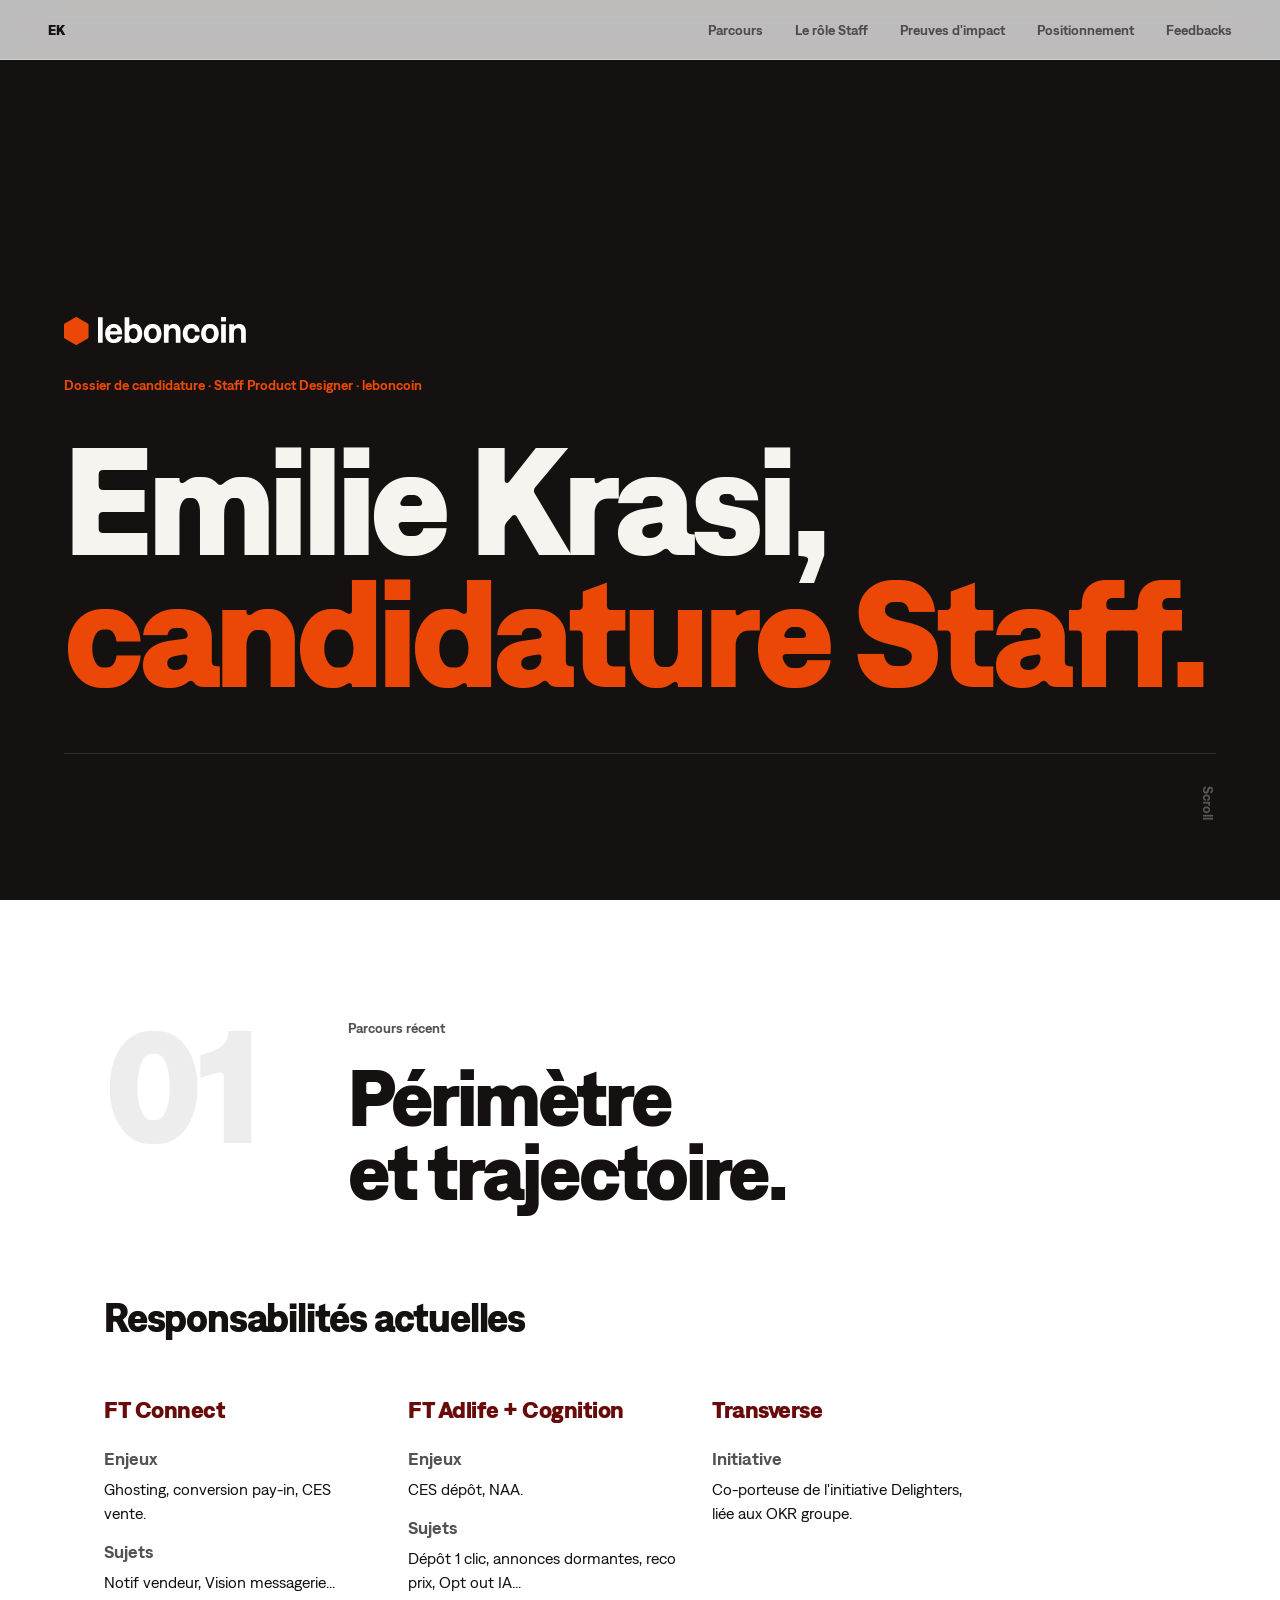
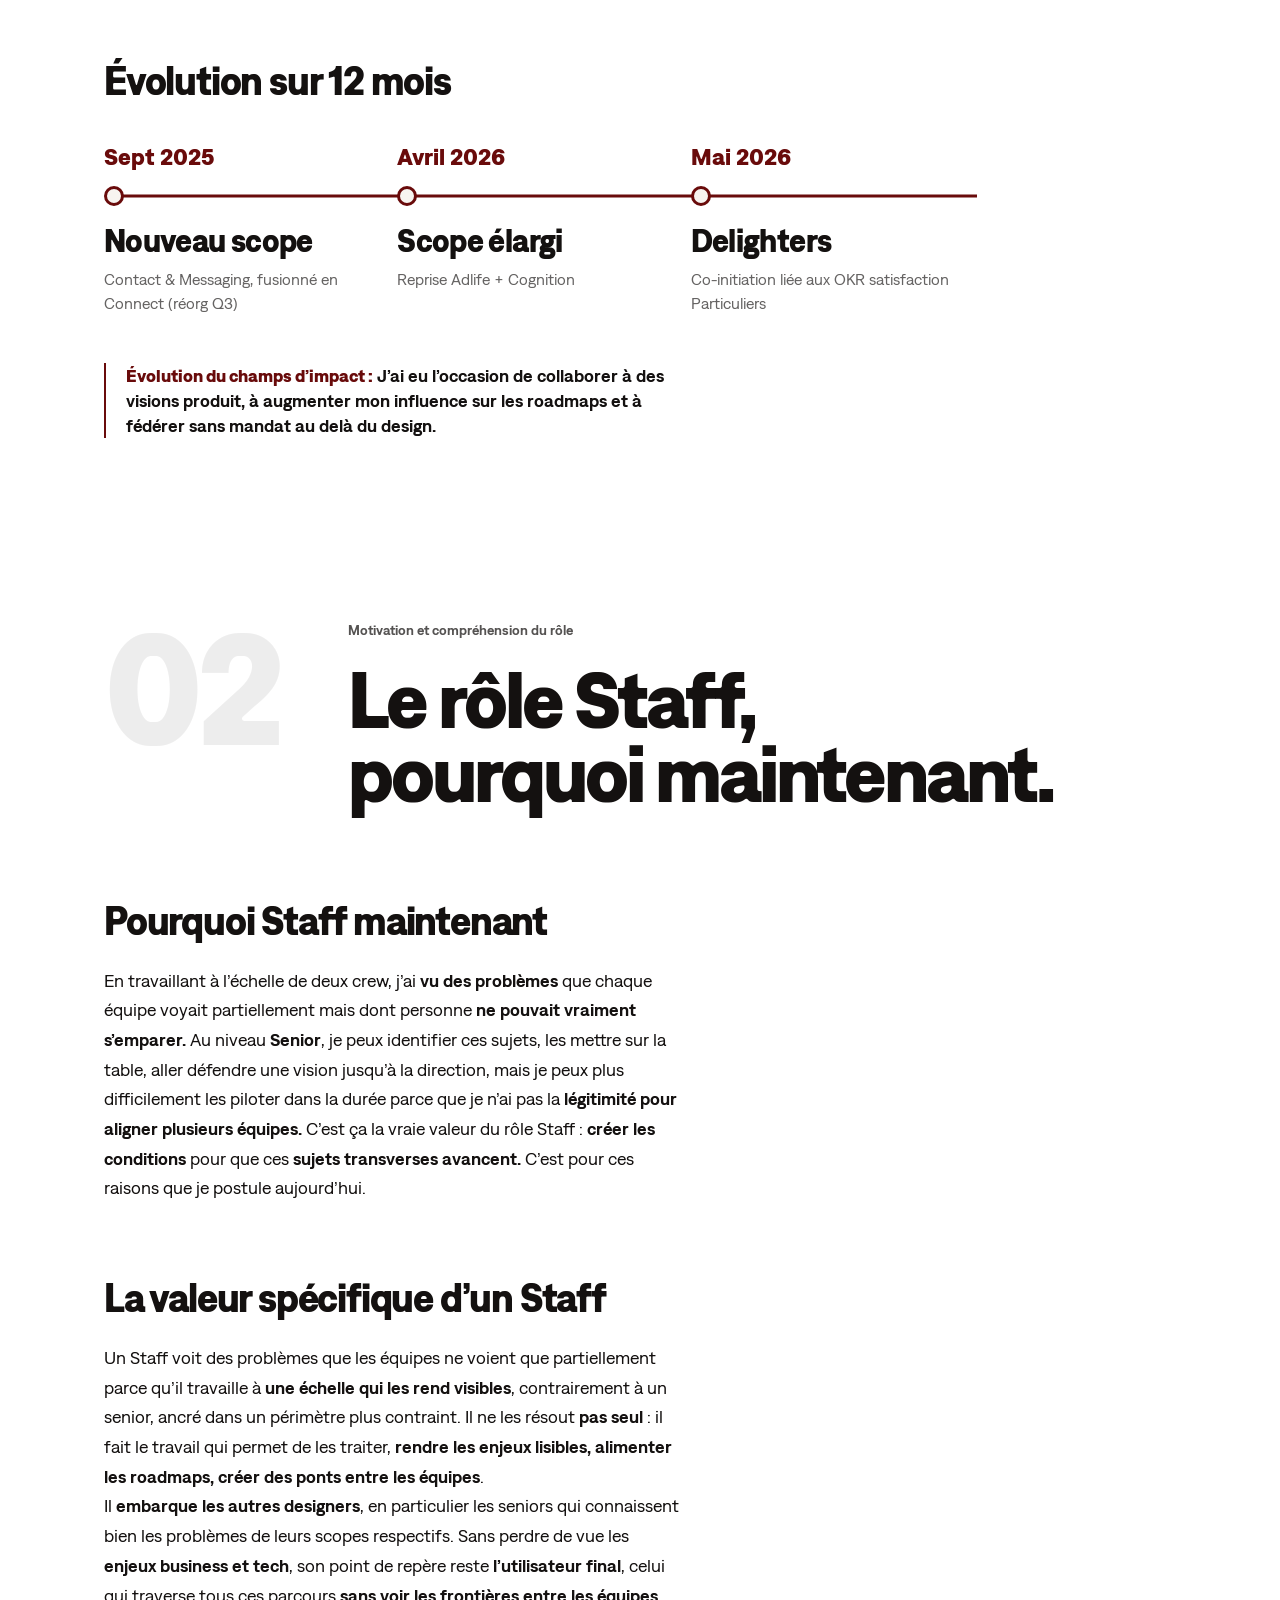
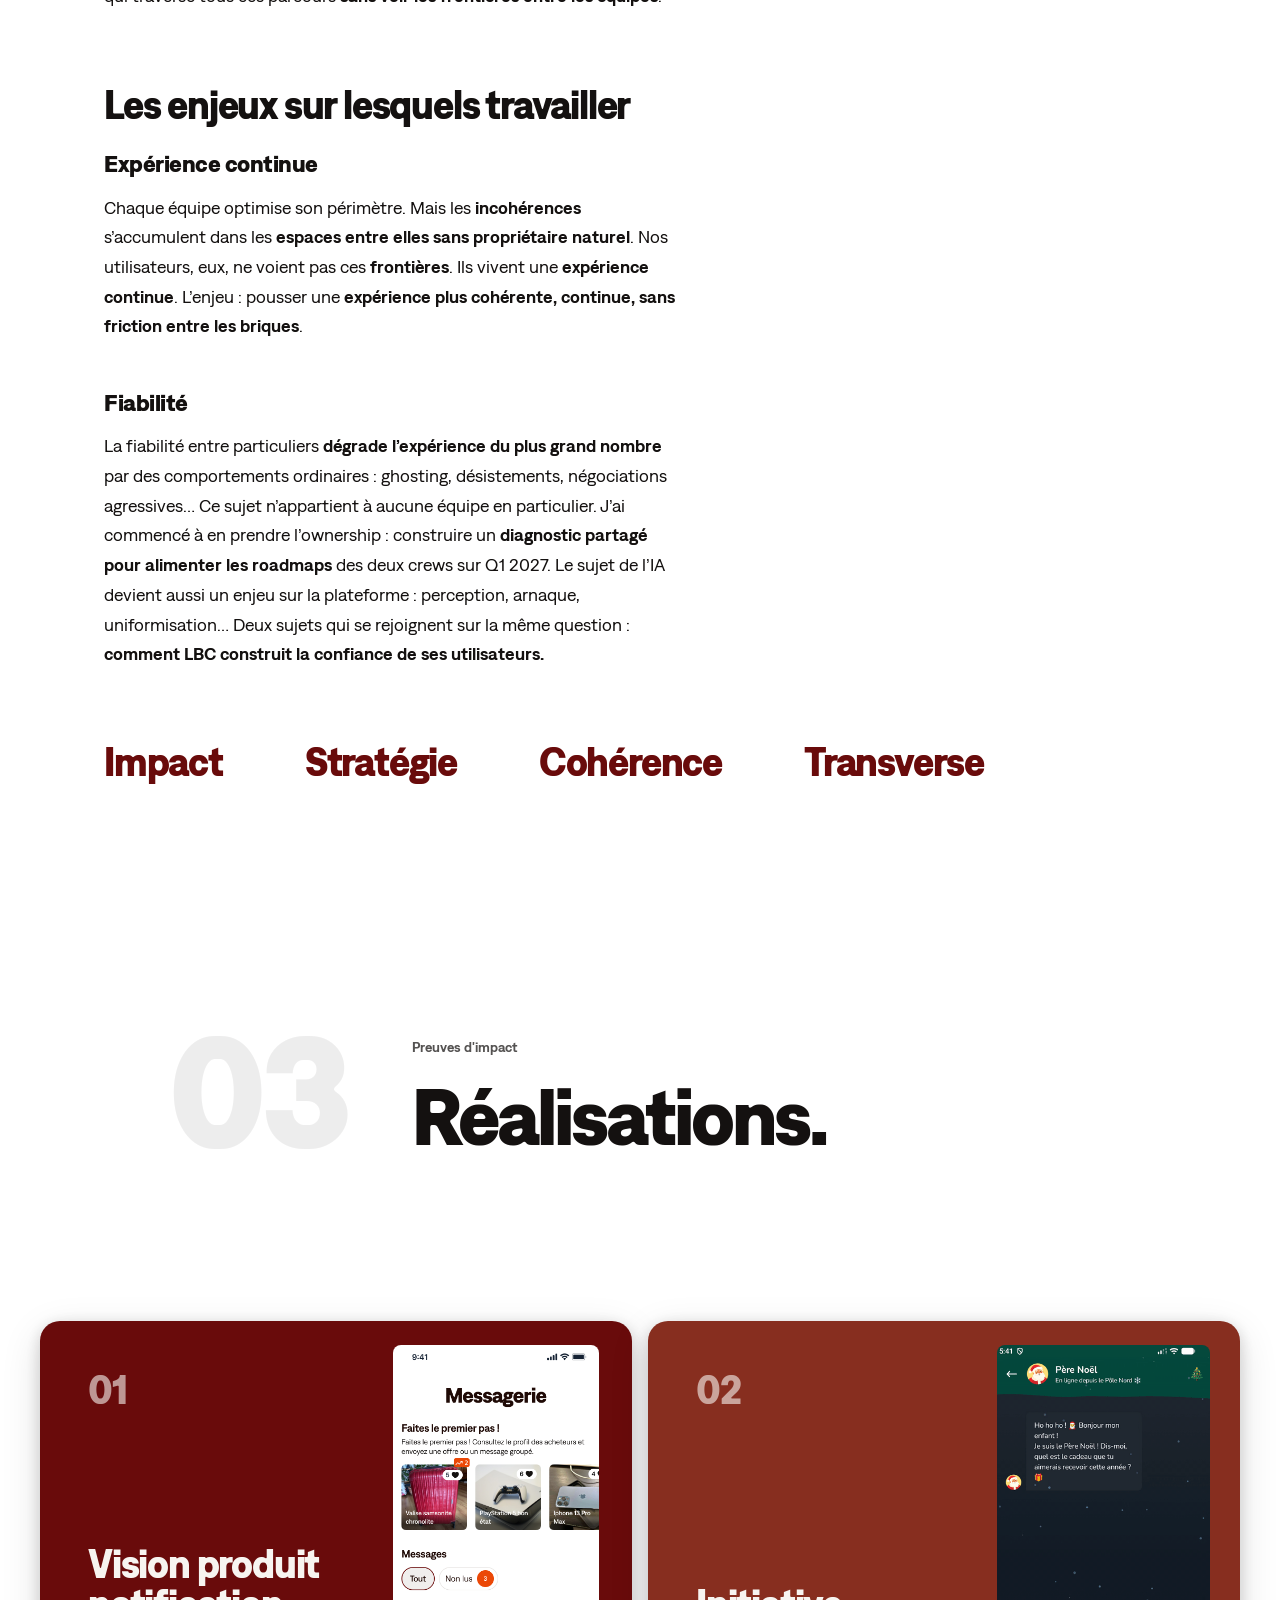
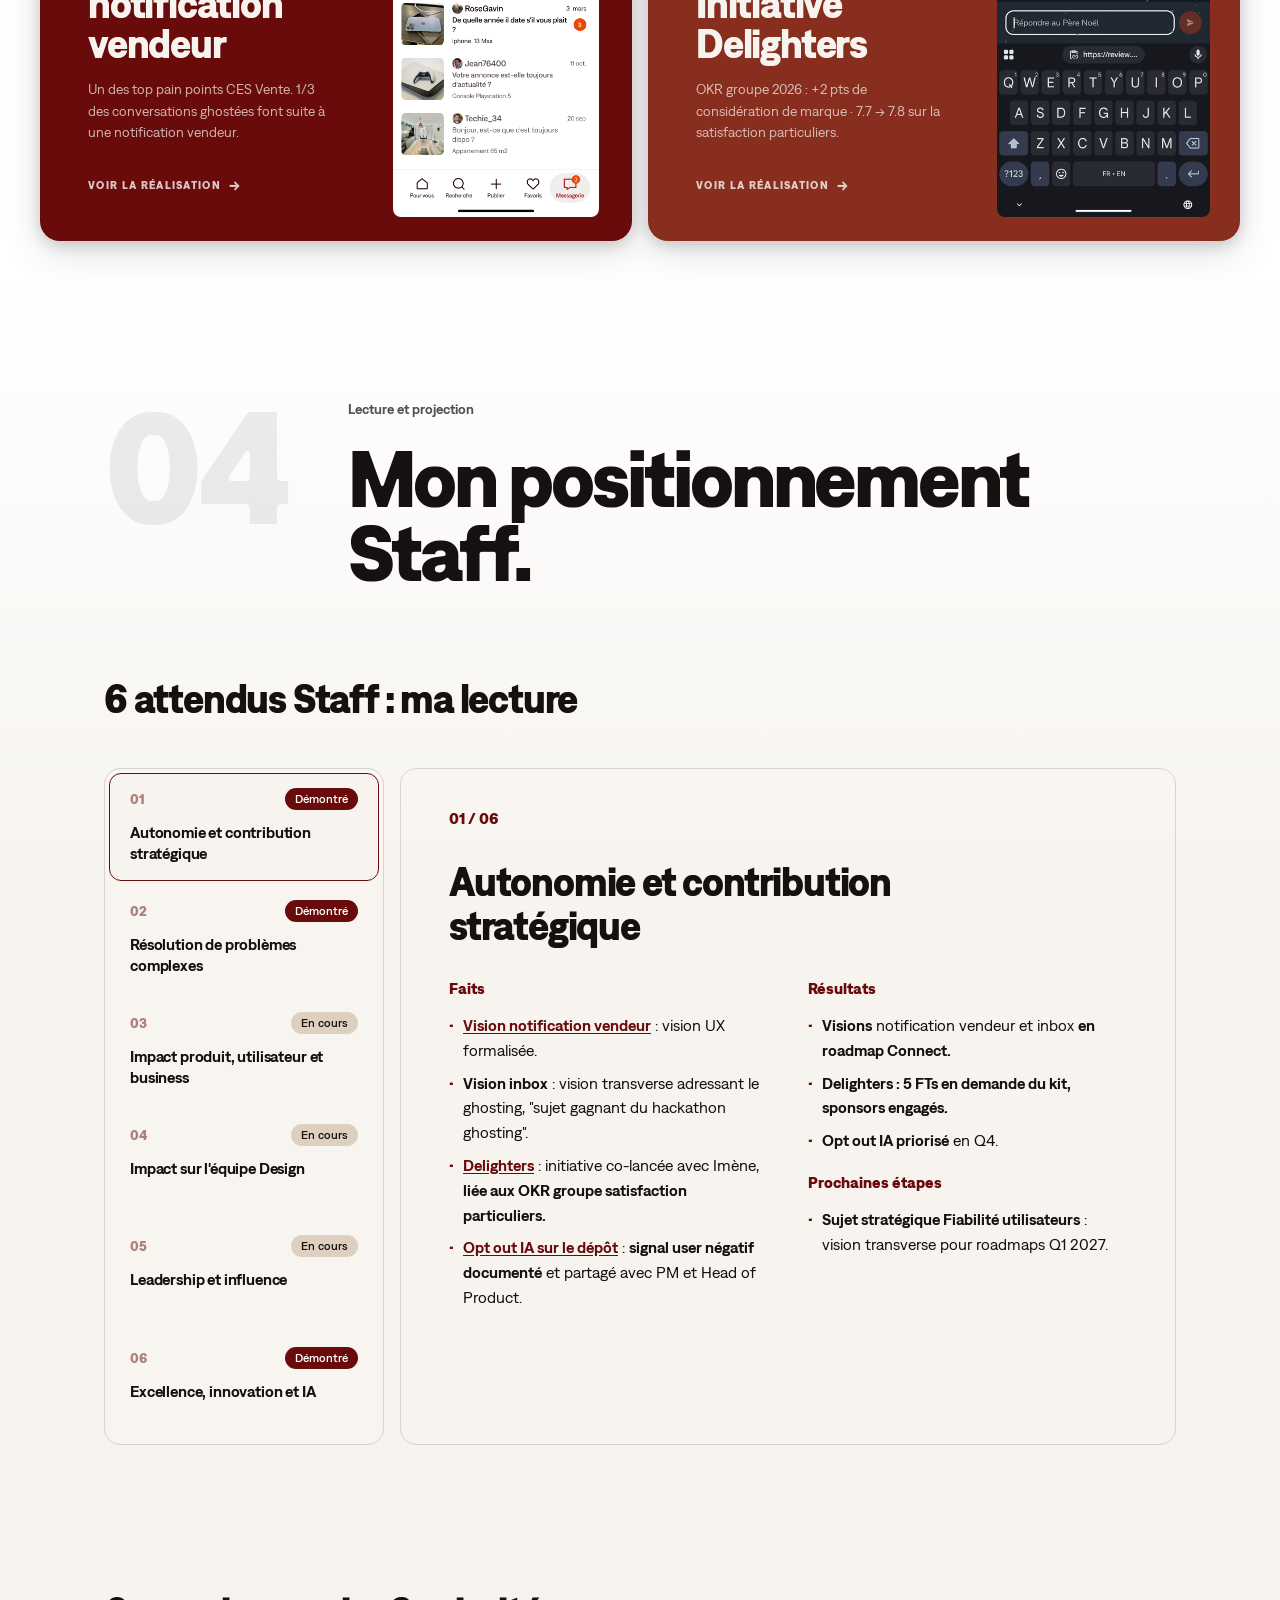
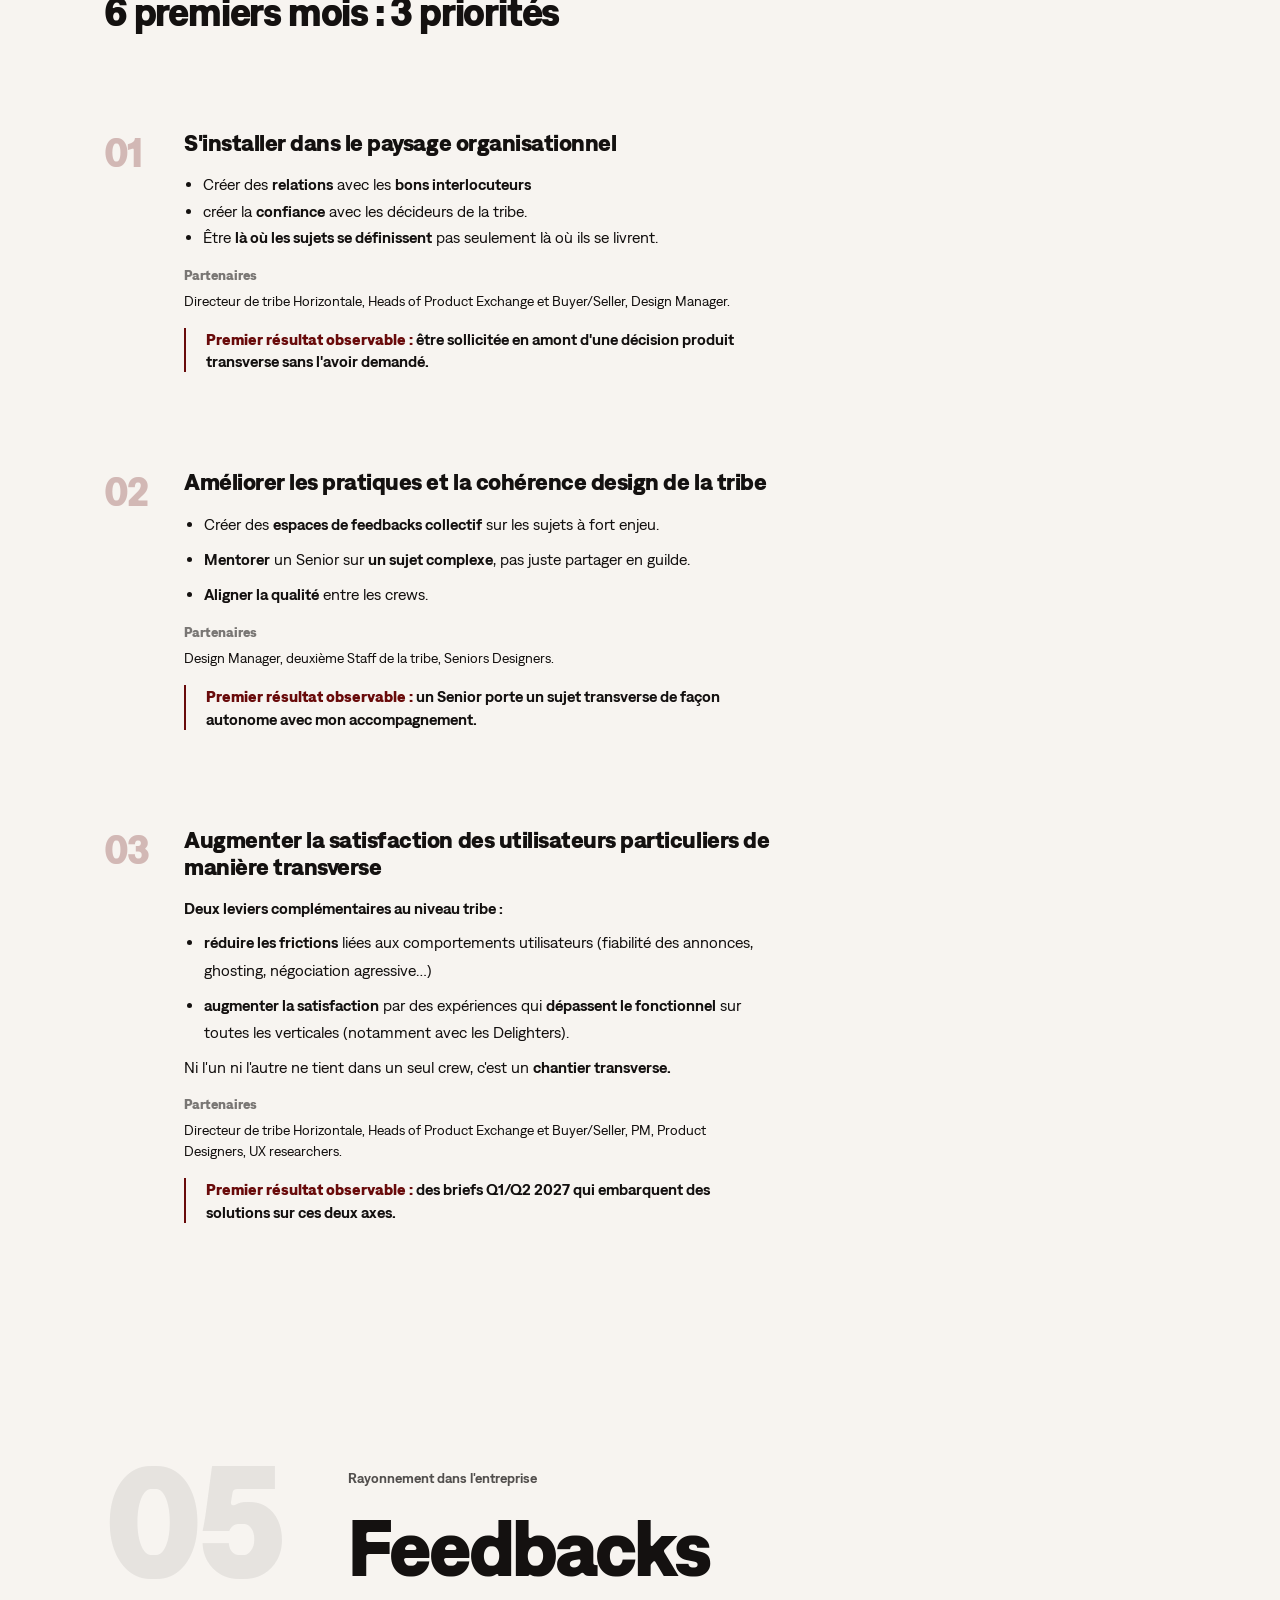
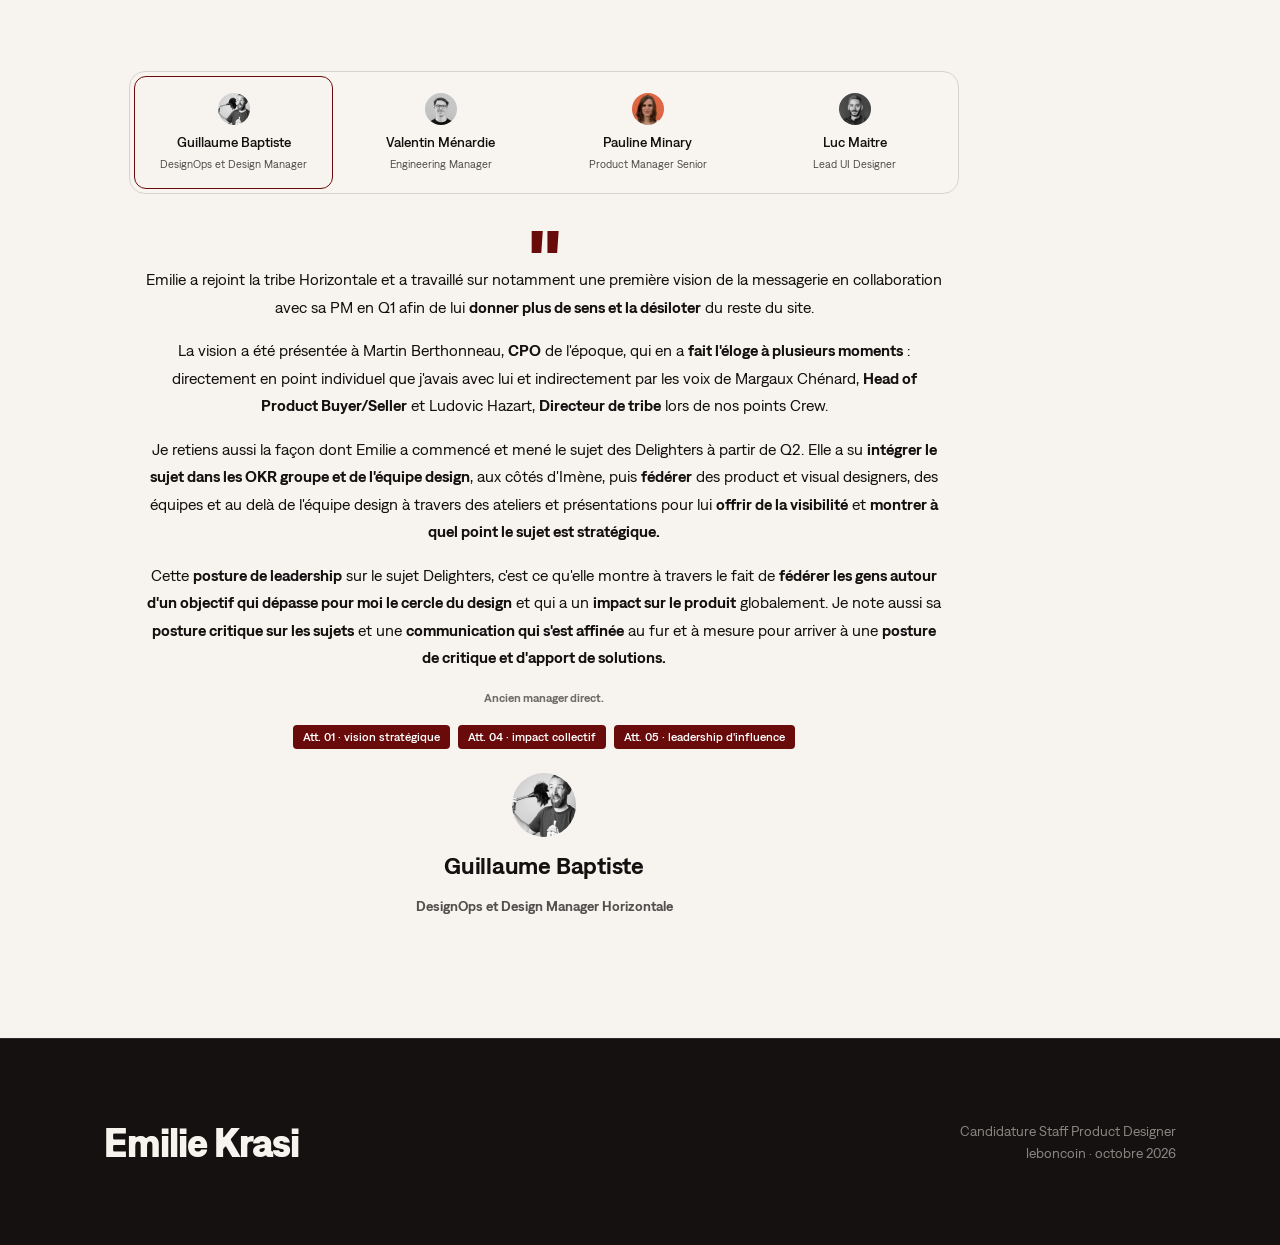
<file: notes/staff-designer/dossier-staff-emilie.html>
<!DOCTYPE html>
<html lang="fr">
<head>
  <meta charset="UTF-8">
  <meta name="viewport" content="width=device-width, initial-scale=1.0">
  <title>Emilie Krasi — Candidature Staff Product Designer</title>
  <style>
@font-face {
      font-family: 'LBCDenimINK';
      font-weight: 400;
      font-style: normal;
      src: url('assets/fonts/LBCDenimINK-Regular.ttf') format('truetype');
    }

@font-face {
      font-family: 'LBCDenimINK';
      font-weight: 500;
      font-style: normal;
      src: url('assets/fonts/LBCDenimINK-Medium.ttf') format('truetype');
    }

@font-face {
      font-family: 'LBCDenimINK';
      font-weight: 600;
      font-style: normal;
      src: url('assets/fonts/LBCDenimINK-SemiBold.ttf') format('truetype');
    }

@font-face {
      font-family: 'LBCDenimINK';
      font-weight: 700;
      font-style: normal;
      src: url('assets/fonts/LBCDenimINK-Bold.ttf') format('truetype');
    }



    *, *::before, *::after { box-sizing: border-box; margin: 0; padding: 0; }

    :root {
      --cream:      #f7f4f0;
      --cream-dark: #ece5dc;
      --ink:        #141110;
      --ink-60:     rgba(20,17,16,0.60);
      --ink-20:     rgba(20,17,16,0.20);
      --ink-08:     rgba(20,17,16,0.08);
      --orange:     #eb4807;
      --bordeaux:   #690b0b;
      --yellow:     #faeba3;
      --brick-light:#f0cfc7;
      --nav-h:      60px;
    }

    html { scroll-behavior: smooth; overflow-x: hidden; }
    body {
      font-family: 'LBCDenimINK', 'Helvetica Neue', Helvetica, Arial, sans-serif;
      background: #ffffff;
      color: var(--ink);
      overflow-x: hidden;
    }

    /* ── NAV ──────────────────────────────────── */
    nav {
      position: fixed; top: 0; left: 0; right: 0;
      height: var(--nav-h);
      background: rgba(255, 255, 255, 0.72);
      backdrop-filter: blur(24px) saturate(180%);
      -webkit-backdrop-filter: blur(24px) saturate(180%);
      border-bottom: 1px solid rgba(247, 244, 240, 0.4);
      display: flex; align-items: center; justify-content: space-between;
      padding: 0 48px;
      z-index: 100;
    }
    .nav-logo {
      font-size: 14px; font-weight: 700; color: var(--ink);
      text-decoration: none; letter-spacing: 0;
    }
    .nav-links { display: flex; gap: 32px; }
    .nav-link {
      font-size: 14px; font-weight: 600; color: var(--ink);
      text-decoration: none; letter-spacing: 0;
      opacity: 0.65;
      transition: opacity 0.2s;
    }
    .nav-link:hover { opacity: 1; }
    .nav-link.active { opacity: 1; }

    /* ── HERO ─────────────────────────────────── */
    #hero {
      background: var(--ink); color: var(--cream);
      min-height: 100vh;
      display: flex; align-items: flex-end; justify-content: center;
      padding: calc(var(--nav-h) + 48px) 64px 80px;
      position: relative;
    }
    .hero-inner { max-width: 1200px; width: 100%; margin: 0 auto; }
    .hero-eyebrow {
      font-size: 14px; font-weight: 600;
      letter-spacing: 0;
      color: var(--orange); margin-bottom: 40px;
    }
    .hero-title {
      font-size: 152px; font-weight: 700;
      line-height: 0.87; letter-spacing: -0.035em;
      margin-bottom: 56px;
    }
    .hero-title em { color: var(--orange); font-style: normal; }
    .hero-foot {
      display: flex; align-items: flex-start; gap: 48px;
      border-top: 1px solid rgba(247,244,240,0.12);
      padding-top: 32px;
    }
    .hero-foot p {
      font-size: 18px; color: rgba(247,244,240,0.78);
      line-height: 1.55; max-width: 520px;
    }
    .hero-scroll {
      font-size: 14px; font-weight: 600; letter-spacing: 0;
      color: rgba(247,244,240,0.3);
      writing-mode: vertical-rl; white-space: nowrap; margin-left: auto;
    }

    /* ── SECTION ÉDITORIALE ───────────────────── */
    .ed-section {
      padding: 120px 0;
    }
    .ed-section.bg-ink { background: var(--ink); color: var(--cream); --ink-20: rgba(247,244,240,0.15); --ink-60: rgba(247,244,240,0.6); }
    .ed-outer { max-width: 1200px; margin: 0 auto; padding: 0 64px; }
    .ed-header { display: grid; grid-template-columns: 180px 1fr; gap: 64px; margin-bottom: 88px; }
    .ed-num {
      font-size: 160px; font-weight: 700; line-height: 0.8;
      letter-spacing: -0.04em; opacity: 0.07; user-select: none;
      color: currentColor;
    }
    .ed-header-right { display: flex; flex-direction: column; justify-content: flex-end; }
    .ed-label {
      font-size: 14px; font-weight: 600; letter-spacing: 0;
      opacity: 0.72; margin-bottom: 24px;
    }
    .ed-title {
      font-size: 80px; font-weight: 700; line-height: 0.92;
      letter-spacing: -0.038em;
    }
    .ed-content { max-width: 880px; }

    /* ── PARCOURS ────────────────────────────── */
    .ft-cols { display: grid; grid-template-columns: 1fr 1fr 1fr; gap: 32px; margin-bottom: 48px; }
    .ft-block { padding-top: 24px; }
    .ft-title {
      font-size: 24px; font-weight: 700; letter-spacing: -0.02em;
      color: var(--bordeaux); margin-bottom: 24px; line-height: 1.2;
    }
    .ft-row { margin-bottom: 16px; }
    .ft-row .lbl { font-size: 18px; font-weight: 600; letter-spacing: 0; opacity: 0.72; margin-bottom: 8px; }
    .ft-row .val { font-size: 16px; line-height: 1.5; }

    .transverse-block {
      padding-top: 32px;
      margin-bottom: 40px;
    }
    .transverse-block .lbl { font-size: 14px; font-weight: 600; letter-spacing: 0; opacity: 0.55; margin-bottom: 24px; }
    .transverse-block p { font-size: 24px; font-weight: 600; line-height: 1.35; letter-spacing: -0.015em; }

    .signal-block {
      border: 1px solid var(--ink-20); padding: 32px 36px;
      margin-top: 40px;
    }
    .signal-block .ttl {
      font-size: 14px; font-weight: 700; letter-spacing: 0;
      color: var(--bordeaux);
      margin-bottom: 24px;
    }
    .signal-block ul { list-style: none; }
    .signal-block li {
      font-size: 18px; line-height: 1.5; padding-left: 22px;
      position: relative; margin-bottom: 8px;
    }
    .signal-block li::before { display: none; }
    .signal-block li { padding-left: 0; }

    /* ── RÔLE STAFF ──────────────────────────── */
    .role-sub-label { font-size: 40px; font-weight: 700; letter-spacing: -0.03em; line-height: 1.1; padding-top: 48px; border-top: none; margin-bottom: 24px; }
    .role-sub-label:first-child { padding-top: 0; }
    .role-sub-label + .role-bloc { border-top: none; padding-top: 0; }
    .role-bloc { border-top: none; padding: 24px 0; }
    .role-mot {
      font-size: 24px; font-weight: 700; line-height: 1.1;
      letter-spacing: -0.02em; color: var(--ink);
      margin-bottom: 16px;
    }
    .role-text { font-size: 18px; line-height: 1.65; max-width: 580px; }
    .role-keywords { display: flex; justify-content: space-between; border-top: none; margin-top: 48px; padding-top: 0; }
    .role-keyword { padding: 0; }
    .role-keyword-word { font-size: 40px; font-weight: 700; letter-spacing: -0.03em; line-height: 1; color: var(--bordeaux); display: block; margin-bottom: 0; white-space: nowrap; }
    @media (max-width: 768px) { .role-keywords { flex-direction: column; align-items: flex-start; gap: 24px; } .role-keyword-word { font-size: 40px; } }

    /* ── PROJETS ─────────────────────────────── */
    #projets { padding-top: var(--nav-h); background: #ffffff; }
    .projets-header { max-width: 1200px; margin: 0 auto; padding: 64px 64px 80px; }
    .projets-grid { display: grid; grid-template-columns: 1fr 1fr; gap: 16px; padding: 0 40px 40px; overflow: visible; }

    .projet-card {
      height: 520px;
      display: flex; flex-direction: row; align-items: stretch;
      cursor: pointer; position: relative; overflow: hidden;
      border-radius: 20px;
      border: none;
      box-shadow: 0 4px 16px rgba(20,17,16,0.18), 0 12px 40px rgba(20,17,16,0.12);
      transition: transform 0.18s ease, box-shadow 0.18s ease;
      will-change: transform;
    }
    .pc-content {
      flex: 1; display: flex; flex-direction: column; justify-content: flex-start;
      padding: 48px 48px 48px; position: relative; overflow: hidden;
    }
    .pc-image {
      width: 42%; flex-shrink: 0;
      display: flex; align-items: center; justify-content: center;
      padding: 24px 24px 24px 0;
    }
    .pc-image img {
      max-width: 100%; max-height: 100%; display: block;
      border-radius: 8px;
    }
    .projet-card:hover {
      filter: none;
      transform: translateY(-3px);
      box-shadow: 0 8px 32px rgba(20,17,16,0.22), 0 20px 56px rgba(20,17,16,0.14);
    }
    .projet-card-1 { background: #690b0b; color: var(--cream); }
    .projet-card-3 { background: #872e1f; color: var(--cream); }

    .pc-bgnum {
      font-size: 40px; font-weight: 700; line-height: 1;
      letter-spacing: -0.02em; color: var(--cream);
      opacity: 0.6; margin-bottom: 16px;
      user-select: none;
    }
    .pc-tag {
      font-size: 10px; font-weight: 700; letter-spacing: 0.2em; text-transform: uppercase;
      color: rgba(247,244,240,0.6);
      margin-bottom: 16px; position: relative;
    }
    .pc-title {
      font-size: 40px; font-weight: 700; line-height: 1.0;
      letter-spacing: -0.03em; margin-bottom: 16px; margin-top: auto;
      position: relative; color: var(--cream);
    }
    .pc-excerpt {
      font-size: 14px; line-height: 1.55;
      color: rgba(247,244,240,0.7); max-width: 380px;
      position: relative;
    }
    .pc-btn {
      margin-top: 32px; display: inline-flex; align-items: center;
      gap: 8px; font-size: 11px; font-weight: 700;
      letter-spacing: 0.12em; text-transform: uppercase;
      color: rgba(247,244,240,0.8); position: relative;
    }
    .pc-btn::after { content: '→'; font-size: 15px; }

    /* ── PANNEAU LATÉRAL ─────────────────────── */
    .overlay {
      display: none; position: fixed; inset: 0;
      background: rgba(20,17,16,0.3); z-index: 200;
      opacity: 0; transition: opacity 0.3s;
    }
    .overlay.open { display: block; opacity: 1; }
    .panel {
      position: fixed; inset: 16px;
      width: auto; background: var(--cream); z-index: 201;
      border-radius: 16px;
      box-shadow: 0 8px 48px rgba(20,17,16,0.24);
      opacity: 0; transform: translateY(24px);
      transition: opacity 0.4s cubic-bezier(0.16, 1, 0.3, 1),
                  transform 0.4s cubic-bezier(0.16, 1, 0.3, 1);
      pointer-events: none;
      overflow-y: auto;
      display: block;
    }
    .panel.open {
      opacity: 1; transform: translateY(0);
      pointer-events: auto;
    }

    .panel-bar {
      position: sticky; top: 0;
      display: flex; justify-content: flex-end;
      padding: 20px 20px 0;
      z-index: 10; pointer-events: none;
      background: none;
    }
    .panel-bar-tag { display: none; }
    .panel-close {
      pointer-events: auto;
      background: var(--cream-dark);
      border: 1px solid var(--ink-20);
      border-radius: 32px;
      width: 48px; height: 48px;
      cursor: pointer;
      color: var(--ink);
      display: flex; align-items: center; justify-content: center;
      transition: opacity 0.25s ease;
      font-size: 18px; font-weight: 400;
    }
    .panel-close:hover { opacity: 0.6; }
    #panel1 .panel-close, #panel3 .panel-close { background: rgba(247,244,240,0.9); }
    .panel-nav {
      padding: 48px 64px 80px; max-width: 1200px; margin: 0 auto;
      display: flex;
    }
    .panel-nav-btn {
      font-size: 15px; font-weight: 600;
      color: var(--ink); background: none; border: none;
      padding: 0; cursor: pointer;
      opacity: 1;
      transition: opacity 0.25s ease;
    }
    .panel-nav-btn:hover { opacity: 0.5; }
    .panel-nav-next { margin-left: auto; }

    .panel-body { padding: 60px 64px 100px; max-width: 1200px; margin: 0 auto; }
    .panel-title {
      font-size: 80px; font-weight: 700; line-height: 0.93;
      letter-spacing: -0.03em; margin-bottom: 64px;
    }

    .p-sec { margin-bottom: 64px; padding-top: 32px; }
    .p-sec-label {
      font-size: 40px; font-weight: 700; letter-spacing: -0.03em;
      line-height: 1.1; color: #141110;
      margin-bottom: 16px; text-transform: none;
    }
    .p-sec-title {
      font-size: 16px; font-weight: 400; letter-spacing: 0;
      line-height: 24px; margin-bottom: 24px; opacity: 0.72;
    }
    .p-text { font-size: 16px; line-height: 1.7; margin-bottom: 16px; max-width: 580px; }
    .p-list { font-size: 16px; line-height: 1.7; margin: 0 0 16px 20px; max-width: 560px; }
    .p-list li { margin-bottom: 8px; }

    .stats-row { display: flex; gap: 28px; margin: 32px 0; flex-wrap: wrap; }
    .s-stat { flex: 1; min-width: 120px; padding-top: 16px; }
    img[alt="Démo hackathon messagerie action"] { flex-shrink: 0; }
    .impact-layout { display: flex; align-items: flex-start; }
    .impact-layout .impact-text { flex-shrink: 1; flex-grow: 0; flex-basis: 500px; min-width: 0; }
    .impact-layout .impact-img { flex-shrink: 0; flex-grow: 0; flex-basis: 260px; width: 260px; margin-left: 80px; border-radius: 16px; display: block; }
    @media (max-width: 768px) {
      .mobile-center { width: 100%; }
      .screens-row { justify-content: center !important; flex-direction: row !important; gap: 8px !important; width: 100% !important; }
      .panel-body .screens-row img { flex: 1 1 0 !important; min-width: 0 !important; max-width: 120px !important; width: 0 !important; margin: 0 !important; align-self: auto !important; }
      .panel-body .photos-col { align-items: center !important; width: 100% !important; }
      .panel-body .photos-col figure { max-width: 300px; width: 100%; margin: 0 auto !important; }
      .panel-body .photos-col figure img { width: 100% !important; max-width: 100% !important; margin: 0 !important; align-self: auto !important; }
      .impact-layout { flex-direction: column; }
      .impact-layout .impact-text { width: 100%; }
      .impact-layout .impact-img { width: 100%; max-width: 300px; margin-left: auto; margin-right: auto; }
    }
    .s-stat-num {
      font-size: 80px; font-weight: 700; line-height: 1;
      letter-spacing: -0.03em; color: var(--bordeaux);
    }
    .s-stat-lbl { font-size: 14px; line-height: 1.4; opacity: 0.75; margin-top: 8px; }

    blockquote {
      display: flex; align-items: flex-start; gap: 8px;
      padding: 0; margin: 24px 0;
    }
    blockquote::before {
      content: "\201C";
      flex-shrink: 0;
      font-size: 80px; font-weight: 700; line-height: 1;
      color: var(--bordeaux); font-style: normal;
      pointer-events: none;
    }
    blockquote p { font-size: 24px; font-weight: 400; line-height: 1.4; max-width: 580px; }
    blockquote cite { font-size: 14px; display: block; margin-top: 8px; opacity: 0.75; font-style: normal; }

    .img-ph {
      width: 100%; height: 260px; background: var(--cream-dark);
      display: flex; align-items: center; justify-content: center;
      font-size: 14px; font-weight: 600; letter-spacing: 0;
      opacity: 0.4; margin: 16px 0;
    }

    /* ── POSITIONNEMENT ─────────────────────── */
    .subsec-title {
      font-size: 40px; font-weight: 700; letter-spacing: -0.03em;
      line-height: 1.1; padding-top: 64px;
      border-top: none; margin-bottom: 48px;
    }

    .pos-item {
      border-top: none; padding: 48px 0;
      display: grid; grid-template-columns: 24px 1fr; gap: 56px;
    }
    .pos-num {
      font-size: 40px; font-weight: 700; letter-spacing: -0.04em;
      color: var(--bordeaux); opacity: 0.25;
    }
    .pos-title {
      font-size: 24px; font-weight: 700; letter-spacing: -0.02em;
      line-height: 1.1; margin-bottom: 16px;
    }
    .pos-item > div:last-child { max-width: 620px; }
    .pos-text { font-size: 16px; line-height: 1.65; margin-bottom: 16px; max-width: 580px; }
    .pos-meta-lbl {
      font-size: 14px; font-weight: 700; letter-spacing: 0;
      opacity: 0.55; margin-bottom: 8px;
    }
    .pos-meta-val { font-size: 14px; line-height: 1.5; margin-bottom: 16px; }
    .pos-result {
      background: transparent; padding: 0 0 0 20px;
      font-size: 16px; font-weight: 600; line-height: 1.4;
      border-left: 2px solid var(--bordeaux);
    }
    .pos-result strong { color: var(--bordeaux); }
    .pos-result, .pos-meta-val, .att-pane-body li,
    .ft-row .val, .transverse-block p { max-width: 580px; }
    .ed-section p, .ed-section li, .panel-body p, .panel-body li { max-width: 580px; }
    .vb-text p, .vb-zone p, .vb-attr-name, .vb-attr-role { max-width: none; }
    .pos-title, .subsec-title, .att-pane-title, .panel-title { max-width: 620px; }

    /* ── FEEDBACKS ────────────────────────────  */
    .feedback-item {
      padding: 56px 0;
      display: grid; grid-template-columns: 220px 1fr; gap: 64px;
    }
    .fb-name { font-size: 18px; font-weight: 700; letter-spacing: -0.01em; margin-bottom: 8px; }
    .fb-role { font-size: 14px; opacity: 0.75; line-height: 1.4; margin-bottom: 16px; }
    .fb-ctx { font-size: 18px; font-style: italic; opacity: 0.72; margin-bottom: 16px; }
    .fb-badges { display: flex; flex-direction: column; gap: 6px; margin-top: 16px; }
    .badge {
      font-size: 12px; font-weight: 500; line-height: 16px; letter-spacing: 0;
      color: #FFFFFF;
      background: #690B0B; border: none; padding: 4px 10px;
      display: inline-block; width: fit-content; border-radius: 4px;
    }
    .fb-verbatim { font-size: 16px; line-height: 1.72; }
    .fb-verbatim p { margin-bottom: 16px; }
    .fb-verbatim p:last-child { margin: 0; }


    /* ── COMPOSANT VERBATIM ───────────────────── */
    .vb-composant { display: flex; flex-direction: column; align-items: center; }

    /* Pill tabs */
    .vb-pill {
      display: inline-flex; gap: 8px; padding: 4px;
      background: rgba(247,244,240,0.3);
      border: 1px solid #D7D3D0;
      border-radius: 16px;
      margin-bottom: 40px;
      width: 830px; max-width: 100%;
    }
    .vb-card {
      display: flex; flex-direction: column; align-items: center; justify-content: center;
      gap: 4px; padding: 16px; min-width: 160px; flex: 1;
      border-radius: 12px; border: 1.5px solid transparent;
      cursor: pointer; transition: background 0.4s ease, border-color 0.4s ease;
      text-align: center;
    }
    .vb-card:hover:not(.active) { background: #F1EDE6; }
    .vb-card.active { background: var(--cream); border-color: var(--bordeaux); }
    .vb-card-avatar { width: 32px; height: 32px; border-radius: 50%; overflow: hidden; background: var(--cream-dark); margin-bottom: 4px; }
    .vb-card-avatar img { width: 32px; height: 32px; object-fit: cover; display: block; }
    .vb-card-name { font-size: 14px; font-weight: 500; line-height: 1.4; }
    .vb-card-role { font-size: 11px; line-height: 1.4; opacity: 0.72; }

    /* Zone verbatim */
    .vb-zone { width: 100%; max-width: 800px; }
    .vb-text { font-size: 16px; line-height: 1.72; text-align: center; display: flex; flex-direction: column; align-items: center; width: 830px; max-width: 100%; }
    .vb-text p { margin-bottom: 16px; text-align: center; }
    .vb-text p:last-of-type { margin-bottom: 0; }
    .vb-quote-icon { font-size: 80px; font-weight: 700; color: var(--bordeaux); line-height: 0.6; margin-bottom: -16px; }
    .vb-separator { display: none; }
    .vb-ctx-line { font-size: 12px; font-weight: 600; letter-spacing: 0; opacity: 0.6; text-align: center; margin-top: 16px; margin-bottom: 0; }
    .vb-badges-row { margin-top: 16px !important; }
    .vb-attribution { display: flex; flex-direction: column; align-items: center; gap: 8px; margin-top: 24px; }
    .vb-attr-photo { width: 64px; height: 64px; border-radius: 50%; overflow: hidden; object-fit: cover; }
    .vb-attr-name { font-size: 24px; font-weight: 600; letter-spacing: -0.01em; }
    .vb-attr-role { font-size: 14px; font-weight: 600; opacity: 0.72; }

    /* ── FOOTER ───────────────────────────────  */
    #attendus { background: linear-gradient(to bottom, #ffffff 0%, #F7F4F0 600px, #F7F4F0 100%); }
    #feedbacks { background: #F7F4F0; }

    footer {
      padding: 80px 0;
      background: var(--ink); color: var(--cream);
      border-top: 1px solid rgba(247,244,240,0.1);
    }
    .foot-inner {
      max-width: 1200px; margin: 0 auto; padding: 0 64px;
      display: flex; justify-content: space-between; align-items: center;
    }
    .foot-name { font-size: 40px; font-weight: 700; letter-spacing: -0.025em; }
    .foot-meta { font-size: 14px; opacity: 0.5; text-align: right; line-height: 1.6; }



    /* ── ATTENDUS INTERACTIF ──────────────────── */
    #attendus-composant { align-items: stretch; }
    #att-cards-col { display: flex; flex-direction: column; align-self: stretch; gap: 4px; padding: 4px; background: rgba(247,244,240,0.3); border: 1px solid #D7D3D0; border-radius: 16px; }
    #att-cards-col .att-card { flex: 1; }
    #att-detail { min-height: 0; border: 1px solid #D7D3D0; border-radius: 16px; }

    .att-card {
      padding: 14px 20px; cursor: pointer;
      transition: background 0.2s ease, border-color 0.2s ease;
      display: flex; flex-direction: column; gap: 4px;
      border-radius: 12px;
      border: 1.5px solid transparent;
    }
    .att-card:hover { background: #F1EDE6; }
    .att-card.active { background: var(--cream); border-color: var(--bordeaux); }
    .att-card-header { display: flex; align-items: center; justify-content: space-between; gap: 8px; margin-bottom: 8px; }
    .att-card-num {
      font-size: 14px; font-weight: 700; letter-spacing: 0;
      color: var(--bordeaux); opacity: 0.5;
    }
    .att-card-title {
      font-size: 16px; font-weight: 600; line-height: 1.3;
      letter-spacing: -0.01em; color: var(--ink);
    }
    .att-indicator {
      font-size: 16px; font-weight: 700; letter-spacing: 0;
      color: var(--bordeaux); margin-bottom: 32px;
    }
    .att-pane-title {
      font-size: 40px; font-weight: 700; letter-spacing: -0.03em;
      line-height: 1.1; margin-bottom: 32px; color: var(--ink);
    }
    .att-pane-body {
      display: grid; grid-template-columns: 1fr 1fr; gap: 40px;
    }
    .att-pane-body .att-sub {
      font-size: 16px; font-weight: 700; letter-spacing: 0;
      color: var(--bordeaux); margin-bottom: 16px;
    }
    .att-pane-body ul { list-style: none; }
    .att-pane-body a { color: var(--bordeaux); text-decoration: underline; text-underline-offset: 2px; }
    .att-pane-body a:hover { opacity: 0.75; }
    .p-list a, .p-text a { color: var(--bordeaux); text-decoration: underline; text-underline-offset: 2px; }
    .att-pane-body li {
      font-size: 16px; line-height: 1.55; padding-left: 14px;
      position: relative; margin-bottom: 8px; color: var(--ink);
    }
    .att-pane-body li::before {
      content: '·'; position: absolute; left: 0;
      color: var(--bordeaux); font-weight: 700; font-size: 18px; line-height: 1.3;
    }
    @media (max-width: 1200px) {
      .panel-body div[style*="grid-template-columns"] { grid-template-columns: 1fr !important; }
      .panel-body img[style*="flex-shrink"] { width: min(400px, 100%) !important; max-width: 100% !important; height: auto !important; flex-shrink: 1 !important; }
      .panel-body div[style*="flex"] { flex-wrap: wrap; justify-content: center; }
    }

    @media (max-width: 1000px) {
      .panel-body .stats-row { flex-direction: column; gap: 16px; }
    }

    @media (max-width: 768px) {
      #attendus-composant { grid-template-columns: 1fr !important; }

      #att-detail { display: none; }
      .att-pane-body { grid-template-columns: 1fr; gap: 24px; }
      .att-accordion { padding: 20px 20px 24px; background: transparent; border: 1px solid #D7D3D0; border-radius: 16px; margin-top: 8px; }
      .att-accordion .att-pane-title { font-size: 18px; margin-bottom: 24px; }
    }

    /* ── BADGES ──────────────────────────────── */
    .att-badge {
      display: inline-block; font-size: 12px; font-weight: 500; line-height: 16px;
      letter-spacing: 0;
      padding: 3px 10px; border-radius: 100px;
    }
    .badge-demonstre { background: #690B0B; color: #FFFFFF; }
    .badge-en-cours { background: #DDD0C0; color: #141110; }

    /* ── TIMELINE ─────────────────────────────── */
    .timeline-block { margin: 48px 0; }
    .tl-label { font-size: 40px; font-weight: 700; letter-spacing: -0.03em; line-height: 1.1; color: var(--ink); margin-bottom: 40px; }
    .tl-list { display: grid; grid-template-columns: 1fr 1fr 1fr; }
    .tl-item { display: flex; flex-direction: column; }
    .tl-col-date { padding-bottom: 16px; }
    .tl-col-date span { font-size: 24px; font-weight: 700; letter-spacing: 0; color: var(--bordeaux); }
    .tl-col-dot { display: flex; align-items: center; position: relative; height: 20px; }
    .tl-col-dot::before { content: ''; position: absolute; top: 50%; left: 0; right: 0; height: 3px; background: var(--bordeaux); transform: translateY(-50%); }
    .tl-item:first-child .tl-col-dot::before { left: 7px; }
    .tl-last .tl-col-dot::before { right: 7px; }
    .tl-bubble { width: 20px; height: 20px; border-radius: 50%; border: 3px solid var(--bordeaux); background: var(--cream); position: relative; z-index: 1; flex-shrink: 0; align-self: center; }
    .tl-col-label { padding-top: 16px; padding-right: 16px; }
    .tl-col-label .tl-title { font-size: 32px; font-weight: 700; letter-spacing: -0.02em; line-height: 1.2; color: var(--ink); display: block; margin-bottom: 8px; }
    .tl-col-label .tl-sub { font-size: 16px; line-height: 1.45; color: var(--ink); opacity: 0.65; display: block; }

    /* ── SCROLL REVEAL ────────────────────────  */
    .reveal { opacity: 0; transform: translateY(20px); transition: opacity 0.55s ease, transform 0.55s ease; }
    .reveal.visible { opacity: 1; transform: translateY(0); }
    .reveal-delay-1 { transition-delay: 0.12s; }
    .reveal-delay-2 { transition-delay: 0.24s; }
    .projet-card.visible:hover { transform: translateY(-6px); box-shadow: 0 8px 32px rgba(20,17,16,0.22), 0 20px 56px rgba(20,17,16,0.14); }

    /* ── MOBILE ──────────────────────────────── */
    @media (max-width: 768px) {
      /* NAV */
      nav { padding: 0 16px; gap: 0; }
      .nav-links {
        overflow-x: auto; -webkit-overflow-scrolling: touch;
        gap: 20px; padding-left: 14px; padding-right: 40px;
        scrollbar-width: none; flex: 1;
        margin-left: 12px; border-left: 1px solid var(--ink-20);
        -webkit-mask-image: linear-gradient(to right, black 55%, transparent 100%);
        mask-image: linear-gradient(to right, black 55%, transparent 100%);
      }
      .nav-links::-webkit-scrollbar { display: none; }
      .nav-link { font-size: 14px; letter-spacing: 0; white-space: nowrap; flex-shrink: 0; }

      /* HERO */
      #hero { padding: calc(var(--nav-h) + 32px) 24px 60px; }
      .hero-title { font-size: 80px; overflow-wrap: break-word; word-break: break-word; }

      /* STATS */
      .stats-row { flex-direction: column; gap: 16px; }
      .s-stat { flex: none; min-width: 0; }

      /* SECTIONS */
      .ed-section { padding: 64px 0; }
      .ed-outer { max-width: 100%; padding: 0 24px; }
      .ed-header { grid-template-columns: 1fr; gap: 16px; }
      .ed-num { font-size: 80px; overflow-wrap: break-word; word-break: break-word; }
      .ed-title { font-size: 80px; overflow-wrap: break-word; word-break: break-word; }

      /* PARCOURS */
      .ft-cols { grid-template-columns: 1fr !important; }
      .tl-list { display: flex; flex-direction: column; gap: 0; position: relative; padding-left: 28px; }
      .tl-list::before { content: ''; position: absolute; left: 8px; top: 10px; bottom: 10px; width: 3px; background: var(--bordeaux); }
      .tl-item { position: relative; padding-bottom: 28px; }
      .tl-item:last-child { padding-bottom: 0; }
      .tl-col-dot { display: flex !important; position: absolute; left: -28px; top: 2px; height: 20px; width: 20px; }
      .tl-col-dot::before { display: none !important; }
      .tl-col-date { padding-bottom: 4px; }
      .tl-col-label { padding-top: 0; padding-right: 0; }

      /* PROJETS */
      .projets-header { padding: 56px 24px 40px; }
      .projets-grid { grid-template-columns: 1fr; }
      .projet-card { height: 380px; border-right: none; border-bottom: 1px solid rgba(20,17,16,0.12); }
      .pc-content { padding: 32px 28px; }
      .pc-image { display: none; }
      .pc-bgnum { font-size: 200px; font-weight: 700; letter-spacing: -0.04em; opacity: 0.08; position: absolute; top: 24px; right: 32px; margin-bottom: 0; }

      /* PANNEAUX */
      .panel-body { padding: 40px 24px 80px; max-width: 100%; }
      .panel-body figure { margin: 0; max-width: 300px; }
      .panel-body figure img { width: 100%; height: auto; }
      .panel-body > * { max-width: 100%; }
      .panel-body div[style*="grid-template-columns"] {
        display: flex !important; flex-direction: column !important; gap: 24px !important;
      }
      .panel-body div[style*="display: flex"] { flex-direction: column !important; gap: 16px !important; align-items: center !important; }
      .panel-body img[style*="flex-shrink"] {
        width: min(400px, 100%) !important; max-width: 100% !important;
        flex-shrink: 1 !important; height: auto !important;
      }
      .panel-title { font-size: 40px; }
      .panel-body div[style*="grid-template-columns"] div[style*="flex"] { flex-wrap: wrap; }
      .panel-body div[style*="grid-template-columns"] div[style*="flex"] img { width: 100% !important; flex-shrink: 1 !important; }
      .panel-body figure img { width: 100% !important; }
      .panel-body figure { align-items: stretch !important; }

      /* ATTENDUS */
      #attendus-composant { grid-template-columns: 1fr !important; }
      #att-detail { display: none !important; }
      .subsec-title { font-size: 40px; }
      .role-sub-label { font-size: 40px; }
      .ft-title { font-size: 24px; }
      .att-pane-title { font-size: 24px; }

      /* POSITIONNEMENT */
      .pos-item { grid-template-columns: 1fr; gap: 16px; }

      /* VERBATIM */
      .vb-composant { width: 100%; }
      .vb-pill-outer {
        position: relative; width: 100%; margin-bottom: 40px;
        box-shadow: inset 0 0 0 1px #D7D3D0; border-radius: 16px;
        background: rgba(247,244,240,0.3);
        padding: 4px 4px 5.5px; overflow: hidden;
      }
      .vb-pill-outer.at-end::after { display: none; }
      .vb-pill-outer::after {
        content: ''; position: absolute; right: 0; top: 0; bottom: 0; width: 48px;
        backdrop-filter: blur(12px);
        -webkit-backdrop-filter: blur(12px);
        mask-image: linear-gradient(to right, transparent, black);
        -webkit-mask-image: linear-gradient(to right, transparent, black);
        pointer-events: none; z-index: 1;
      }
      .vb-pill { display: flex; overflow-x: auto; scroll-snap-type: x mandatory; -webkit-overflow-scrolling: touch; scrollbar-width: none; width: 100%; justify-content: flex-start; margin-bottom: 0; border: none; background: transparent; border-radius: 0; padding: 0; }
      .vb-pill::-webkit-scrollbar { display: none; }
      .vb-card { min-width: 56%; flex-shrink: 0; scroll-snap-align: start; }
      .vb-cards-row { grid-template-columns: 1fr 1fr; }
      .vb-cards-row .vb-card:nth-child(odd) { border-right: none; }
      .vb-zone { padding: 24px 20px; }

      /* FOOTER */
      footer { padding: 48px 0; }
      .foot-inner { flex-direction: column; gap: 16px; padding: 0 24px; text-align: center; }
      .foot-meta { text-align: center; }
    }
    @media (max-width: 768px) {
      .panel-body img:not([alt="Flow notif vendeur"]) {
        max-width: 300px !important;
        width: 100% !important;
        margin-left: auto !important;
        margin-right: auto !important;
        display: block !important;
        flex-shrink: 1 !important;
        align-self: center !important;
      }
    }
  </style>
</head>
<body>

  <!-- NAV -->
  <nav>
    <a class="nav-logo" href="#hero">EK</a>
    <div class="nav-links">
      <a class="nav-link" href="#parcours">Parcours</a>
      <a class="nav-link" href="#role-staff">Le rôle Staff</a>
      <a class="nav-link" href="#projets">Preuves d'impact</a>
      <a class="nav-link" href="#attendus">Positionnement</a>
      <a class="nav-link" href="#feedbacks">Feedbacks</a>
    </div>
  </nav>

  <!-- ═══ HERO ════════════════════════════════════════ -->
  <section id="hero">
    <div class="hero-inner">
      <div class="hero-logo reveal" style="margin-bottom:32px;">
        <img src="assets/img/Logo-darkmode.svg" alt="leboncoin" style="display:block; height:28px; width:auto;">
      </div>
      <p class="hero-eyebrow reveal">Dossier de candidature · Staff Product Designer · leboncoin</p>
      <h1 class="hero-title reveal reveal-delay-1">Emilie Krasi,<br><em>candidature Staff.</em></h1>
      <div class="hero-foot reveal reveal-delay-2">
        <span class="hero-scroll">Scroll</span>
      </div>
    </div>
  </section>

  <!-- ═══ 01 PARCOURS ═══════════════════════════════════ -->
  <section id="parcours" class="ed-section">
    <div class="ed-outer">
      <div class="ed-header reveal">
        <div class="ed-num">01</div>
        <div class="ed-header-right">
          <div class="ed-label">Parcours récent</div>
          <h2 class="ed-title">Périmètre<br>et trajectoire.</h2>
        </div>
      </div>
      <div class="ed-content">
        <div class="tl-label reveal" style="margin-bottom: 32px;">Responsabilités actuelles</div>
        <div class="ft-cols reveal">
          <div class="ft-block">
            <div class="ft-title">FT Connect</div>
            <div class="ft-row">
              <div class="lbl">Enjeux</div>
              <div class="val">Ghosting, conversion pay-in, CES vente.</div>
            </div>
            <div class="ft-row">
              <div class="lbl">Sujets</div>
              <div class="val">Notif vendeur, Vision messagerie...</div>
            </div>
          </div>
          <div class="ft-block">
            <div class="ft-title">FT Adlife + Cognition</div>
            <div class="ft-row">
              <div class="lbl">Enjeux</div>
              <div class="val">CES dépôt, NAA.</div>
            </div>
            <div class="ft-row">
              <div class="lbl">Sujets</div>
              <div class="val">Dépôt 1 clic, annonces dormantes, reco prix, Opt out IA...</div>
            </div>
          </div>
          <div class="ft-block">
            <div class="ft-title">Transverse</div>
            <div class="ft-row">
              <div class="lbl">Initiative</div>
              <div class="val">Co-porteuse de l'initiative Delighters, liée aux OKR groupe.</div>
            </div>
          </div>
        </div>

        <!-- TIMELINE ÉVOLUTION -->
        <div class="timeline-block reveal">
          <div class="tl-label">Évolution sur 12 mois</div>
          <div class="tl-list">
            <div class="tl-item">
              <div class="tl-col-date"><span>Sept 2025</span></div>
              <div class="tl-col-dot"><div class="tl-bubble"></div></div>
              <div class="tl-col-label"><span class="tl-title">Nouveau scope</span><span class="tl-sub">Contact &amp; Messaging, fusionné en Connect (réorg Q3)</span></div>
            </div>
            <div class="tl-item">
              <div class="tl-col-date"><span>Avril 2026</span></div>
              <div class="tl-col-dot"><div class="tl-bubble"></div></div>
              <div class="tl-col-label"><span class="tl-title">Scope élargi</span><span class="tl-sub">Reprise Adlife + Cognition</span></div>
            </div>
            <div class="tl-item tl-last">
              <div class="tl-col-date"><span>Mai 2026</span></div>
              <div class="tl-col-dot"><div class="tl-bubble"></div></div>
              <div class="tl-col-label"><span class="tl-title">Delighters</span><span class="tl-sub">Co-initiation liée aux OKR satisfaction Particuliers</span></div>
            </div>
          </div>
        </div>

        <div class="pos-result reveal" style="margin-top: 40px; font-size: 18px;">
          <strong>Évolution du champs d’impact :</strong> J’ai eu l’occasion de collaborer à des visions produit, à augmenter mon influence sur les roadmaps et à fédérer sans mandat au delà du design.
        </div>
      </div>
    </div>
  </section>

  <!-- ═══ 02 RÔLE STAFF ══════════════════════════════════ -->
  <section id="role-staff" class="ed-section" style="padding-top: 64px;">
    <div class="ed-outer">
      <div class="ed-header reveal">
        <div class="ed-num">02</div>
        <div class="ed-header-right">
          <div class="ed-label">Motivation et compréhension du rôle</div>
          <h2 class="ed-title">Le rôle Staff,<br>pourquoi maintenant.</h2>
        </div>
      </div>
      <div class="ed-content">
        <div class="role-sub-label reveal">Pourquoi Staff maintenant</div>
        <div class="role-bloc reveal">
          
          <p class="role-text">En travaillant à l’échelle de deux crew, j’ai <span style="font-weight:600">vu des problèmes</span> que chaque équipe voyait partiellement mais dont personne <span style="font-weight:600">ne pouvait vraiment s’emparer.</span> Au niveau <span style="font-weight:600">Senior</span>, je peux identifier ces sujets, les mettre sur la table, aller défendre une vision jusqu’à la direction, mais je peux plus difficilement les piloter dans la durée parce que je n’ai pas la <span style="font-weight:600">légitimité pour aligner plusieurs équipes.</span> C’est ça la vraie valeur du rôle Staff : <span style="font-weight:600">créer les conditions</span> pour que ces <span style="font-weight:600">sujets transverses avancent.</span> C’est pour ces raisons que je postule aujourd’hui.</p>
        </div>

        <div class="role-sub-label reveal">La valeur spécifique d’un Staff</div>
        <div class="role-bloc reveal">
          
          <p class="role-text">Un Staff voit des problèmes que les équipes ne voient que partiellement parce qu’il travaille à <span style="font-weight: 600">une échelle qui les rend visibles</span>, contrairement à un senior, ancré dans un périmètre plus contraint. Il ne les résout <span style="font-weight: 600">pas seul</span> : il fait le travail qui permet de les traiter, <span style="font-weight: 600">rendre les enjeux lisibles, alimenter les roadmaps, créer des ponts entre les équipes</span>.</p>
          <p class="role-text">Il <span style="font-weight: 600">embarque les autres designers</span>, en particulier les seniors qui connaissent bien les problèmes de leurs scopes respectifs. Sans perdre de vue les <span style="font-weight: 600">enjeux business et tech</span>, son point de repère reste <span style="font-weight: 600">l’utilisateur final</span>, celui qui traverse tous ces parcours <span style="font-weight: 600">sans voir les frontières entre les équipes</span>.</p>
        </div>

        <div class="role-sub-label reveal">Les enjeux sur lesquels travailler</div>
        <div class="role-bloc reveal">
          <div class="role-mot">Expérience continue</div>
          <p class="role-text">Chaque équipe optimise son périmètre. Mais les <span style="font-weight: 600">incohérences</span> s’accumulent dans les <span style="font-weight: 600">espaces entre elles sans propriétaire naturel</span>. Nos utilisateurs, eux, ne voient pas ces <span style="font-weight: 600">frontières</span>. Ils vivent une <span style="font-weight: 600">expérience continue</span>. L’enjeu : pousser une <span style="font-weight: 600">expérience plus cohérente, continue, sans friction entre les briques</span>.</p>
        </div>
        <div class="role-bloc reveal" style="border-top: none;">
          <div class="role-mot">Fiabilité</div>
          <p class="role-text">La fiabilité entre particuliers <span style="font-weight: 600">dégrade l’expérience du plus grand nombre</span> par des comportements ordinaires : ghosting, désistements, négociations agressives… Ce sujet n’appartient à aucune équipe en particulier. J’ai commencé à en prendre l’ownership : construire un <span style="font-weight: 600">diagnostic partagé pour alimenter les roadmaps</span> des deux crews sur Q1 2027. Le sujet de l’IA devient aussi un enjeu sur la plateforme : perception, arnaque, uniformisation… Deux sujets qui se rejoignent sur la même question : <span style="font-weight: 600">comment LBC construit la confiance de ses utilisateurs.</span></p>
        </div>

        <div class="role-keywords reveal">
          <div class="role-keyword"><span class="role-keyword-word">Impact</span></div>
          <div class="role-keyword"><span class="role-keyword-word">Stratégie</span></div>
          <div class="role-keyword"><span class="role-keyword-word">Cohérence</span></div>
          <div class="role-keyword"><span class="role-keyword-word">Transverse</span></div>
        </div>
      </div>
    </div>
  </section>

  <!-- ═══ 03 PROJETS ═════════════════════════════════════ -->
  <section id="projets">
    <div class="projets-header">
      <div class="ed-outer">
        <div class="ed-header reveal">
          <div class="ed-num">03</div>
          <div class="ed-header-right">
            <div class="ed-label">Preuves d'impact</div>
            <h2 class="ed-title">Réalisations.</h2>
          </div>
        </div>
      </div>
    </div>
    <div class="projets-grid">

      <!-- CARD 1 -->
      <div class="projet-card projet-card-1 reveal" onclick="openPanel('panel1')">
        <div class="pc-content">
          <span class="pc-bgnum">01</span>
          <h3 class="pc-title">Vision produit<br>notification vendeur</h3>
          <p class="pc-excerpt">Un des top pain points CES Vente. 1/3 des conversations ghostées font suite à une notification vendeur.</p>
          <span class="pc-btn">Voir la réalisation</span>
        </div>
        <div class="pc-image">
          <img src="assets/Visuels/Notif vendeurs/Après.png" alt="Notification vendeur">
        </div>
      </div>

      <!-- CARD 3 -->
      <div class="projet-card projet-card-3 reveal reveal-delay-1" onclick="openPanel('panel3')">
        <div class="pc-content">
          <span class="pc-bgnum">02</span>
          <h3 class="pc-title">Initiative<br>Delighters</h3>
          <p class="pc-excerpt">OKR groupe 2026 : +2 pts de considération de marque · 7.7 → 7.8 sur la satisfaction particuliers.</p>
          <span class="pc-btn">Voir la réalisation</span>
        </div>
        <div class="pc-image">
          <img src="assets/Visuels/Delighters/pere-noel.gif" alt="Delighters">
        </div>
      </div>
    </div>
  </section>


  <!-- ═══ ATTENDUS ═════════════════════════════════════════ -->
  <section id="attendus" class="ed-section">
    <div class="ed-outer">
      <div class="ed-header reveal">
        <div class="ed-num">04</div>
        <div class="ed-header-right">
          <div class="ed-label">Lecture et projection</div>
          <h2 class="ed-title">Mon positionnement<br>Staff.</h2>
        </div>
      </div>
      <div class="ed-content" style="max-width: 1200px;">
        <h3 class="subsec-title reveal" style="border-top: none; padding-top: 0;">6 attendus Staff : ma lecture</h3>
        <!-- COMPOSANT ATTENDUS INTERACTIF -->
      <div id="attendus-composant" style="display:grid; grid-template-columns: 280px 1fr; gap: 16px;">

        <!-- COL GAUCHE : liste cards -->
        <div id="att-cards-col">
          <div class="att-card active" data-att="1" onclick="showAtt(1)">
            <div class="att-card-header"><div class="att-card-num">01</div><span class="att-badge badge-demonstre">Démontré</span></div>
            <div class="att-card-title">Autonomie et contribution stratégique</div>
          </div>
          <div class="att-card" data-att="2" onclick="showAtt(2)">
            <div class="att-card-header"><div class="att-card-num">02</div><span class="att-badge badge-demonstre">Démontré</span></div>
            <div class="att-card-title">Résolution de problèmes complexes</div>
          </div>
          <div class="att-card" data-att="3" onclick="showAtt(3)">
            <div class="att-card-header"><div class="att-card-num">03</div><span class="att-badge badge-en-cours">En cours</span></div>
            <div class="att-card-title">Impact produit, utilisateur et business</div>
          </div>
          <div class="att-card" data-att="4" onclick="showAtt(4)">
            <div class="att-card-header"><div class="att-card-num">04</div><span class="att-badge badge-en-cours">En cours</span></div>
            <div class="att-card-title">Impact sur l'équipe Design</div>
          </div>
          <div class="att-card" data-att="5" onclick="showAtt(5)">
            <div class="att-card-header"><div class="att-card-num">05</div><span class="att-badge badge-en-cours">En cours</span></div>
            <div class="att-card-title">Leadership et influence</div>
          </div>
          <div class="att-card" data-att="6" onclick="showAtt(6)">
            <div class="att-card-header"><div class="att-card-num">06</div><span class="att-badge badge-demonstre">Démontré</span></div>
            <div class="att-card-title">Excellence, innovation et IA</div>
          </div>
        </div>

        <!-- COL DROITE : détail -->
        <div id="att-detail" style="padding: 40px 48px;">
          <div class="att-indicator" id="att-indicator">01 / 06</div>

          <div class="att-pane" id="att-1">
            <h3 class="att-pane-title">Autonomie et contribution stratégique</h3>
            <div class="att-pane-body">
              <div><div class="att-sub">Faits</div><ul>
                <li><a href="https://www.figma.com/design/bahp6rY4H7gjoy8yrfF1AH/FT-Connect?node-id=23261-68869" target="_blank"><span style="font-weight:600">Vision notification vendeur</span></a> : vision UX formalisée.</li>
                <li><span style="font-weight:600">Vision inbox</span> : vision transverse adressant le ghosting, "sujet gagnant du hackathon ghosting".</li>
                <li><a href="https://docs.google.com/presentation/d/1H-7yshinphaCIWJR_3P8RVHDsrkUj5-WH9WrcOBt7UA/edit?slide=id.g3ee7a359c76_0_54" target="_blank"><span style="font-weight:600">Delighters</span></a> : initiative co-lancée avec Imène, <span style="font-weight:600">liée aux OKR groupe satisfaction particuliers.</span></li>
                <li><a href="https://miro.com/app/board/uXjVHreBXis=/" target="_blank"><span style="font-weight:600">Opt out IA sur le dépôt</span></a> : <span style="font-weight:600">signal user négatif documenté</span> et partagé avec PM et Head of Product.</li>
              </ul></div>
              <div><div class="att-sub">Résultats</div><ul>
                <li><span style="font-weight:600">Visions</span> notification vendeur et inbox <span style="font-weight:600">en roadmap Connect.</span></li>
                <li><span style="font-weight:600">Delighters : 5 FTs en demande du kit, sponsors engagés.</span></li>
                <li><span style="font-weight:600">Opt out IA priorisé</span> en Q4.</li>
              </ul>
              <div class="att-sub" style="margin-top:20px;">Prochaines étapes</div><ul>
                <li><span style="font-weight:600">Sujet stratégique Fiabilité utilisateurs</span> : vision transverse pour roadmaps Q1 2027.</li>
              </ul></div>
            </div>
          </div>

          <div class="att-pane" id="att-2" style="display:none;">
            <h3 class="att-pane-title">Résolution de problèmes complexes</h3>
            <div class="att-pane-body">
              <div><div class="att-sub">Faits</div><ul>
                <li><span style="font-weight:600">Vision notification vendeur</span> : sujet non balisé, <span style="font-weight:600">méthode adaptée</span> : questionnaire, mapping, protocole RITE, prototypage interactif, itérations MVP.</li>
                <li><span style="font-weight:600">Contextualisation du prix : silo Connect × Adlife/Cognition identifié proactivement,</span> mise en relation des équipes et travail en synergie.</li>
              </ul></div>
              <div><div class="att-sub">Résultats</div><ul>
                <li><span style="font-weight:600">Vision notif vendeur en AB test.</span></li>
                <li><span style="font-weight:600">Mutualisation des efforts Connect × Adlife/Cognition</span> pour la cohérence de l'expérience de bout en bout.</li>
              </ul>
              <div class="att-sub" style="margin-top:20px;">Prochaines étapes</div><ul>
                <li><span style="font-weight:600">Travailler en synergie</span> avec les équipes impliquées, notamment TRX sur la vision messagerie en Q4.</li>
              </ul></div>
            </div>
          </div>

          <div class="att-pane" id="att-3" style="display:none;">
            <h3 class="att-pane-title">Impact produit, utilisateur et business</h3>
            <div class="att-pane-body">
              <div><div class="att-sub">Faits</div><ul>
                <li><span style="font-weight:600">Challenge des kpis</span> d'une fonctionnalité dans la messagerie pro envisagée pour la roadmap Q3</li>
                <li><span style="font-weight:600">Vision inbox</span> : hackathon gagné, <span style="font-weight:600">entré dans la roadmap.</span></li>
                <li>OPS pub sur parcours de suppression d'annonce : <span style="font-weight:600">risque CES identifié, alerte levée.</span></li>
                <li><a href="https://www.figma.com/design/bahp6rY4H7gjoy8yrfF1AH/FT-Connect?node-id=23261-68869" target="_blank"><span style="font-weight:600">Vision notification vendeur</span></a> : lead design de la discovery à l'AB test.</li>
                <li><span style="font-weight:600">Fiabilité utilisateurs</span> : analyse en cours.</li>
              </ul></div>
              <div><div class="att-sub">Résultats</div><ul>
                <li><span style="font-weight:600">Sujet messagerie pro déprioritisée</span>, réorientée vers la conversion acheteur.</li>
                <li><span style="font-weight:600">Vision inbox intégrée</span> en roadmap Connect.</li>
                <li><span style="font-weight:600">KPIs défensifs OPS pub proposés</span> aux équipes Pub.</li>
              </ul>
              <div class="att-sub" style="margin-top:20px;">Prochaines étapes</div><ul>
                <li>Suivi des résultats AB test notification vendeur et agir en conséquences.</li>
                <li>Finaliser l'étude sur la fiabilité utilisateur et <span style="font-weight:600">proposer des axes de travail avec la roadmaps Q1 2027 en cible.</span></li>
              </ul></div>
            </div>
          </div>

          <div class="att-pane" id="att-4" style="display:none;">
            <h3 class="att-pane-title">Impact sur l'équipe Design</h3>
            <div class="att-pane-body">
              <div><div class="att-sub">Faits</div><ul>
                <li><span style="font-weight:600">Pratiques IA</span> : Personal OS et prototypage avec Claude <span style="font-weight:600">partagées en guilde.</span></li>
                <li><span style="font-weight:600">Implication de l'équipe design</span> dans l'initiative Delighters (ateliers, Delighters en cours de conception)</li>
              </ul></div>
              <div><div class="att-sub">Résultats</div><ul>
                <li><span style="font-weight:600">Kit Delighters : sollicitée pour une formation</span> par des designers et PM de plusieurs FTs.</li>
              </ul>
              <div class="att-sub" style="margin-top:20px;">Prochaines étapes</div><ul>
                <li><span style="font-weight:600">Former</span> les designers et PMs des FTs demandeuses pour <span style="font-weight:600">déployer le kit en autonomie.</span></li>
                <li><span style="font-weight:600">Mentorer</span> le CDD qui arrive.</li>
                <li><span style="font-weight:600">Organiser des rencontres/meetups internes</span> avec des acteurs du Design externes.</li>
              </ul></div>
            </div>
          </div>

          <div class="att-pane" id="att-5" style="display:none;">
            <h3 class="att-pane-title">Leadership et influence</h3>
            <div class="att-pane-body">
              <div><div class="att-sub">Faits</div><ul>
                <li><span style="font-weight:600">1/1</span> bimensuel avec les <span style="font-weight:600">Head of Product</span> crew Exchange et crew Buyer/Seller</li>
                <li>Initiative Delighters co-lancée <span style="font-weight:600">sans mandat</span>, portée au niveau transverse.</li>
                <li><span style="font-weight:600">5 FTs en demande du kit</span> (Search, Maps, Adlife/Cognition, Addons, Pro Dealers).</li>
                <li><span style="font-weight:600">POC</span> Père Noël : a <span style="font-weight:600">inversé une décision déjà prise.</span></li>
                <li>Eliott Lujan (Staff Android) : nous a <span style="font-weight:600">invité à présenter l'initiative en guilde Android.</span></li>
              </ul></div>
              <div><div class="att-sub">Résultats</div><ul>
                <li><span style="font-weight:600">3 Sponsors engagés</span> : Margaux Chenard (Head of Product Buyer/Seller), Cyrille Page (Directeur Tech Mobility), David Groizeau (Directeur Tech Monetization).</li>
                <li><span style="font-weight:600">Rayonnement hors périmètre design.</span></li>
              </ul>
              <div class="att-sub" style="margin-top:20px;">Prochaines étapes</div><ul>
                <li><span style="font-weight:600">Convaincre le CEO et CPO</span> de la pertinence du sujet Delighters (présentation au le CEO prévue)</li>
                <li>Devenir une <span style="font-weight:600">référente Delighters au-delà de l'équipe design.</span></li>
              </ul></div>
            </div>
          </div>

          <div class="att-pane" id="att-6" style="display:none;">
            <h3 class="att-pane-title">Excellence, innovation et IA</h3>
            <div class="att-pane-body">
              <div><div class="att-sub">Faits</div><ul>
                <li><span style="font-weight:600">Méthode adaptée au sujet et à sa complexité</span> : guerilla sur sujets simples, prototype HTML sur parcours complexes.</li>
                <li><span style="font-weight:600">POC rapides</span> avant investissement : formulaire qualité des leads, hackathon inbox, Delighter Père Noël.</li>
                <li><span style="font-weight:600">Personal OS avec plusieurs agents Claude personnalisés et skills</span> : cadrage, idéation, prototypage, research.</li>
                <li><span style="font-weight:600">Vibecoding</span> : Delighter Père Noël, prototypes utilisateurs interactifs (hackathon inbox, notification vendeur).</li>
                <li><span style="font-weight:600">Ce dossier lui-même vibecodé avec Claude.</span> Si tu as lu jusque ici, sache que 3 easter eggs se cachent dans ce site. Sauras-tu les trouver ?</li>
              </ul></div>
              <div><div class="att-sub">Résultats</div><ul>
                <li><span style="font-weight:600">Prototypes dynamiques convaincants</span> pour les tests utilisateurs.</li>
                <li>POCs qui ont <span style="font-weight:600">convaincu les décideurs</span> de lancer des sujets.</li>
                <li>Pratiques partagées en guilde, <span style="font-weight:600">réutilisables par l'équipe.</span></li>
              </ul>
              <div class="att-sub" style="margin-top:20px;">Prochaine étape</div><ul>
                <li>Lancer un chantier de <span style="font-weight:600">composants Spark vibecodés</span> partagés pour faciliter le <span style="font-weight:600">prototype des designers.</span></li>
              </ul></div>
            </div>
          </div>
        </div>
      </div>
</div>

        <h3 class="subsec-title reveal" style="margin-top: 80px;">6 premiers mois : 3 priorités</h3>

        <div class="pos-item reveal">
          <div class="pos-num">01</div>
          <div>
            <div class="pos-title">S'installer dans le paysage organisationnel</div>
            <ul class="pos-text" style="padding-left: 1.2em; margin: 0 0 16px;">
              <li>Créer des <span style="font-weight:600">relations</span> avec les <span style="font-weight:600">bons interlocuteurs</span></li>
              <li>créer la <span style="font-weight:600">confiance</span> avec les décideurs de la tribe.</li>
              <li>Être <span style="font-weight:600">là où les sujets se définissent</span> pas seulement là où ils se livrent.</li>
            </ul>
            <div class="pos-meta-lbl">Partenaires</div>
            <div class="pos-meta-val">Directeur de tribe Horizontale, Heads of Product Exchange et Buyer/Seller, Design Manager.</div>
            <div class="pos-result"><strong>Premier résultat observable :</strong> être sollicitée en amont d'une décision produit transverse sans l'avoir demandé.</div>
          </div>
        </div>

        <div class="pos-item reveal">
          <div class="pos-num">02</div>
          <div>
            <div class="pos-title">Améliorer les pratiques et la cohérence design de la tribe</div>
            <ul class="p-list">
              <li>Créer des <span style="font-weight:600">espaces de feedbacks collectif</span> sur les sujets à fort enjeu.</li>
              <li><span style="font-weight:600">Mentorer</span> un Senior sur <span style="font-weight:600">un sujet complexe</span>, pas juste partager en guilde.</li>
              <li><span style="font-weight:600">Aligner la qualité</span> entre les crews.</li>
            </ul>
            <div class="pos-meta-lbl">Partenaires</div>
            <div class="pos-meta-val">Design Manager, deuxième Staff de la tribe, Seniors Designers.</div>
            <div class="pos-result"><strong>Premier résultat observable :</strong> un Senior porte un sujet transverse de façon autonome avec mon accompagnement.</div>
          </div>
        </div>

        <div class="pos-item reveal">
          <div class="pos-num">03</div>
          <div>
            <div class="pos-title">Augmenter la satisfaction des utilisateurs particuliers de manière transverse</div>
            <p class="pos-text" style="margin-bottom: 8px;"><span style="font-weight:600">Deux leviers complémentaires au niveau tribe :</span></p>
            <ul class="p-list" style="margin-bottom: 8px;">
              <li><span style="font-weight:600">réduire les frictions</span> liées aux comportements utilisateurs (fiabilité des annonces, ghosting, négociation agressive…)</li>
              <li><span style="font-weight:600">augmenter la satisfaction</span> par des expériences qui <span style="font-weight:600">dépassent le fonctionnel</span> sur toutes les verticales (notamment avec les Delighters).</li>
            </ul>
            <p class="pos-text">Ni l'un ni l'autre ne tient dans un seul crew, c'est un <span style="font-weight:600">chantier transverse.</span></p>
            <div class="pos-meta-lbl">Partenaires</div>
            <div class="pos-meta-val">Directeur de tribe Horizontale, Heads of Product Exchange et Buyer/Seller, PM, Product Designers, UX researchers.</div>
            <div class="pos-result"><strong>Premier résultat observable :</strong> des briefs Q1/Q2 2027 qui embarquent des solutions sur ces deux axes.</div>
          </div>
        </div>

      </div>
    </div>
  </section>



  <!-- ═══ 05 FEEDBACKS ══════════════════════════════════ -->
  <section id="feedbacks" class="ed-section" style="padding-top: 64px;">
    <div class="ed-outer">
      <div class="ed-header reveal">
        <div class="ed-num">05</div>
        <div class="ed-header-right">
          <div class="ed-label">Rayonnement dans l'entreprise</div>
          <h2 class="ed-title">Feedbacks</h2>
        </div>
      </div>
      <div class="ed-content">
        <div class="vb-composant reveal">
          <div class="vb-pill-outer">
          <div class="vb-pill">
            <div class="vb-card active" data-vb="1" onclick="showVb(1)">
              <div class="vb-card-avatar"><img src="assets/Guillaume.jpeg" alt="Guillaume Baptiste"></div>
              <div class="vb-card-name">Guillaume Baptiste</div>
              <div class="vb-card-role">DesignOps et Design Manager</div>
            </div>
            <div class="vb-card" data-vb="2" onclick="showVb(2)">
              <div class="vb-card-avatar"><img src="assets/valentin.png" alt="Valentin Ménardie"></div>
              <div class="vb-card-name">Valentin Ménardie</div>
              <div class="vb-card-role">Engineering Manager</div>
            </div>
            <div class="vb-card" data-vb="3" onclick="showVb(3)">
              <div class="vb-card-avatar"><img src="assets/Pauline.jpeg" alt="Pauline Minary"></div>
              <div class="vb-card-name">Pauline Minary</div>
              <div class="vb-card-role">Product Manager Senior</div>
            </div>
            <div class="vb-card" data-vb="4" onclick="showVb(4)">
              <div class="vb-card-avatar"><img src="assets/Luc.jpeg" alt="Luc Maitre"></div>
              <div class="vb-card-name">Luc Maitre</div>
              <div class="vb-card-role">Lead UI Designer</div>
            </div>
          </div>
          </div>

          <div class="vb-zone">
            <div class="vb-text" id="vb-1">
              <div class="vb-quote-icon">"</div>
              <p>Emilie a rejoint la tribe Horizontale et a travaillé sur notamment une première vision de la messagerie en collaboration avec sa PM en Q1 afin de lui <span style="font-weight:600">donner plus de sens et la désiloter</span> du reste du site.</p>
              <p>La vision a été présentée à Martin Berthonneau, <span style="font-weight:600">CPO</span> de l'époque, qui en a <span style="font-weight:600">fait l'éloge à plusieurs moments</span> : directement en point individuel que j'avais avec lui et indirectement par les voix de Margaux Chénard, <span style="font-weight:600">Head of Product Buyer/Seller</span> et Ludovic Hazart, <span style="font-weight:600">Directeur de tribe</span> lors de nos points Crew.</p>
              <p>Je retiens aussi la façon dont Emilie a commencé et mené le sujet des Delighters à partir de Q2. Elle a su <span style="font-weight:600">intégrer le sujet dans les OKR groupe et de l'équipe design</span>, aux côtés d'Imène, puis <span style="font-weight:600">fédérer</span> des product et visual designers, des équipes et au delà de l'équipe design à travers des ateliers et présentations pour lui <span style="font-weight:600">offrir de la visibilité</span> et <span style="font-weight:600">montrer à quel point le sujet est stratégique.</span></p>
              <p>Cette <span style="font-weight:600">posture de leadership</span> sur le sujet Delighters, c'est ce qu'elle montre à travers le fait de <span style="font-weight:600">fédérer les gens autour d'un objectif qui dépasse pour moi le cercle du design</span> et qui a un <span style="font-weight:600">impact sur le produit</span> globalement. Je note aussi sa <span style="font-weight:600">posture critique sur les sujets</span> et une <span style="font-weight:600">communication qui s'est affinée</span> au fur et à mesure pour arriver à une <span style="font-weight:600">posture de critique et d'apport de solutions.</span></p>
              <div class="vb-separator"></div>
              <div class="vb-ctx-line">Ancien manager direct.</div>
              <div class="vb-badges-row" style="display:flex; gap:8px; flex-wrap:wrap; justify-content:center; margin-top:16px;">
                <span class="badge">Att. 01 · vision stratégique</span>
                <span class="badge">Att. 04 · impact collectif</span>
                <span class="badge">Att. 05 · leadership d'influence</span>
              </div>
              <div class="vb-separator"></div>
              <div class="vb-attribution">
                <img class="vb-attr-photo" src="assets/Guillaume.jpeg" alt="Guillaume Baptiste">
                <div class="vb-attr-name">Guillaume Baptiste</div>
                <div class="vb-attr-role">DesignOps et Design Manager Horizontale</div>
              </div>
            </div>

            <div class="vb-text" id="vb-2" style="display:none">
              <div class="vb-quote-icon">"</div>
              <p>Au-delà de notre collaboration quotidienne dans l'équipe Connect, j'ai observé chez Emilie une <span style="font-weight:600">réelle capacité à faire rayonner</span> son expertise et à <span style="font-weight:600">créer de l'impact au-delà de son périmètre.</span></p>
              <p>Sur le sujet du Pricing Recommendation, Emilie a repéré qu'Adlife travaillait sur un enjeu similaire au niveau du depôt. Elle a alors <span style="font-weight:600">facilité le dialogue entre les équipes et la mise en commun de leurs travaux,</span> notamment des résultats de tests utilisateurs, pour faire émerger une approche plus cohérente.</p>
              <p>Lors de la refonte de la notification vendeur, elle a également <span style="font-weight:600">dépassé l'exécution du besoin initial en questionnant les impacts plus larges,</span> notamment sur la CES et d'autres périmètres. <span style="font-weight:600">Son recul a aidé notre PM à mieux cadrer le sujet et anticiper les risques.</span></p>
              <p>Elle a porté l'évangélisation des Delighters en organisant un BBL, en présentant le sujet lors d'un workshop de JLQ (Mogador) et en intervenant en guilde auprès des engineers. Elle a aussi proposé Connect comme équipe pilote pour expérimenter. Les ingénieurs de l'équipe ont ainsi été sensibilisés et se sont mis à proposer des idées ; depuis, plusieurs équipes ont lancé des initiatives, dont certaines sont en production. Cela montre <span style="font-weight:600">sa capacité à transmettre, fédérer et faire passer une idée à l'expérimentation à l'échelle de l'entreprise.</span></p>
              <p>Ces exemples illustrent <span style="font-weight:600">sa capacité à décloisonner les équipes, à apporter une vision globale et à influencer les décisions produit et design au-delà de son équipe.</span></p>
              <div class="vb-separator"></div>
              <div class="vb-ctx-line">Collaboration quotidienne en équipe Connect, observations transverses - sept. 2025 / oct. 2026</div>
              <div class="vb-badges-row" style="display:flex; gap:8px; flex-wrap:wrap; justify-content:center; margin-top:16px;">
                <span class="badge">Att. 01 · contribution stratégique</span>
                <span class="badge">Att. 02 · résolution transverse</span>
                <span class="badge">Att. 05 · leadership d'influence</span>
              </div>
              <div class="vb-separator"></div>
              <div class="vb-attribution">
                <img class="vb-attr-photo" src="assets/valentin.png" alt="Valentin Ménardie">
                <div class="vb-attr-name">Valentin Ménardie</div>
                <div class="vb-attr-role">Engineering Manager Connect</div>
              </div>
            </div>

            <div class="vb-text" id="vb-3" style="display:none">
              <div class="vb-quote-icon">"</div>
              <p><span style="font-weight:600">Emilie crée des ponts entre les équipes.</span> Elle <span style="font-weight:600">partage spontanément ses apprentissages et élève la qualité de nos réflexions produit collectives.</span> Elle <span style="font-weight:600">nourrit</span> régulièrement <span style="font-weight:600">nos réflexions</span> sur le dépôt <span style="font-weight:600">avec des insights venus d'autres étapes du parcours.</span> Par exemple, sur la recommandation de prix, elle nous partage ce qui ressort des tests menés sur la négociation. Ces apprentissages <span style="font-weight:600">nous aident à orienter les directions</span> pour le sujet de mieux accompagner les vendeurs lors de la définition de leur prix au dépôt.</p>
              <p>Son <span style="font-weight:600">analyse du CES est aussi précieuse</span> car elle nous apporte des frictions des utilisateurs au dépôt (qui évoluent depuis l'arrivée du 1 click) mais <span style="font-weight:600">nous fait aussi sortir d'une vision trop centrée</span> sur le dépôt et a ramené la perspective de la vente, c'est-à-dire <span style="font-weight:600">ce qui se passe pour le vendeur une fois l'annonce publiée.</span></p>
              <div class="vb-separator"></div>
              <div class="vb-ctx-line">Collaboration sur la tribe Horizontale.</div>
              <div class="vb-badges-row" style="display:flex; gap:8px; flex-wrap:wrap; justify-content:center; margin-top:16px;">
                <span class="badge">Att. 02 · résolution transverse</span>
                <span class="badge">Att. 03 · données utilisateurs et décisions produit</span>
                <span class="badge">Att. 04 · élever la qualité collective</span>
              </div>
              <div class="vb-separator"></div>
              <div class="vb-attribution">
                <img class="vb-attr-photo" src="assets/Pauline.jpeg" alt="Pauline Minary">
                <div class="vb-attr-name">Pauline Minary</div>
                <div class="vb-attr-role">Product Manager Senior Cognition</div>
              </div>
            </div>

            <div class="vb-text" id="vb-4" style="display:none">
              <div class="vb-quote-icon">"</div>
              <p>Cette année Emilie a lancé l'initiative Delighters qui vise à rendre l'expérience leboncoin plus désirable, attrayante et interactive. Elle a fait connaitre cette démarche <span style="font-weight:600">au-delà de l'équipe design</span> en mettant en place des ateliers et moments de partages avec les designers mais également avec les équipes produits et techniques, notamment un atelier en JLQ et un BBL auxquels j'ai participé / assisté.</p>
              <p>Emilie a mis en place un format d'atelier pour <span style="font-weight:600">aider les membres des FTs, accompagnées de leur designer</span>, à imaginer des delighters au sein de leur périmètre. Ce format donne un <span style="font-weight:600">cadre concret</span> pour passer de l'idée à l'exploration collective. Grâce à cette méthode de travail, elle prépare actuellement 2 initiatives pour cette fin d'année autour d'Halloween et de Noël. J'ai participé aux deux et ai pu constater <span style="font-weight:600">sa capacité à trouver les bons interlocuteurs, faire avancer le travail avec efficacité</span>, en <span style="font-weight:600">portant une attention</span> particulière aux <span style="font-weight:600">détails tout en restant pragmatique.</span></p>
              <p><span style="font-weight:600">J'apprécie sa façon de collaborer</span>, Emilie sait <span style="font-weight:600">fédérer les personnes</span> autour d'une idée, tout en <span style="font-weight:600">laissant la place aux expertises de chacun.</span> Elle <span style="font-weight:600">écoute, ajuste sa démarche et permet à chacun de contribuer pleinement.</span> Pour moi, cette initiative illustre sa <span style="font-weight:600">capacité à faire émerger une démarche collective,</span> à la <span style="font-weight:600">diffuser</span> auprès des différents métiers et à la <span style="font-weight:600">traduire en expérimentation concrète</span> dans le produit.</p>
              <div class="vb-separator"></div>
              <div class="vb-ctx-line">Collaboration sur l'initiative Delighters, Q2-Q4 2026. Ateliers JLQ, BBL, prototypes Halloween et Noël.</div>
              <div class="vb-badges-row" style="display:flex; gap:8px; flex-wrap:wrap; justify-content:center; margin-top:16px;">
                <span class="badge">Att. 01 · autonomie stratégique</span>
                <span class="badge">Att. 05 · leadership d'influence</span>
                <span class="badge">Att. 06 · excellence et innovation</span>
              </div>
              <div class="vb-separator"></div>
              <div class="vb-attribution">
                <img class="vb-attr-photo" src="assets/Luc.jpeg" alt="Luc Maitre">
                <div class="vb-attr-name">Luc Maitre</div>
                <div class="vb-attr-role">Lead UI Designer Transverse</div>
              </div>
            </div>
          </div>
        </div>
      </div>
    </div>
  </section>

  <!-- FOOTER -->
  <footer>
    <div class="foot-inner">
      <div class="foot-name">Emilie Krasi</div>
      <div class="foot-meta">Candidature Staff Product Designer<br>leboncoin · octobre 2026</div>
    </div>
  </footer>

  <div class="overlay" id="overlay" onclick="closePanel()"></div>

  <!-- ═══ PANNEAU RÉAL 1 ═════════════════════════════════ -->
  <div class="panel" id="panel1">
    <div class="panel-bar">

      <button class="panel-close" onclick="closePanel()">✕</button>
    </div>
    <div class="panel-body">
      <h2 class="panel-title">Vision produit<br>notification vendeur</h2>

      <div class="p-sec">
        <div class="p-sec-label">Contexte et enjeu</div>
        <div style="max-width: 800px; margin: 0 auto;">
          <div class="stats-row">
            <div class="s-stat">
              <div class="s-stat-num">1/3</div>
              <div class="s-stat-lbl">des conversations ghostées font suite à une notification vendeur</div>
            </div>
            <div class="s-stat">
              <div class="s-stat-num">~60%</div>
              <div class="s-stat-lbl">des vendeurs ne répondent pas aux notifications</div>
            </div>
            <div class="s-stat">
              <div class="s-stat-num">71,93%</div>
              <div class="s-stat-lbl">ne voient pas l'intérêt de répondre à un message automatique</div>
            </div>
          </div>
          <div style="max-width: 580px; margin: 0 auto 48px; text-align: center;">
            <blockquote style="justify-content: center;">
              <div style="display: flex; flex-direction: column; align-items: center;">
                <p>Quand on met en favoris, ça envoie direct un message au vendeur... Sans rien demander... Enlevez ce truc !</p>
                <div style="width: 200px; height: 1px; background: var(--ink-20); margin: 24px 0 0;"></div>
              </div>
            </blockquote>
          </div>
        </div>
        <div style="max-width: 580px; margin-top: 124px; margin-bottom: 80px;">
          <p class="p-text">Pour les vendeurs, <span style="font-weight:600">gérer ces notifications revient à trier sans critère.</span> Ils reçoivent des signaux <span style="font-weight:600">sans pouvoir distinguer</span> qui vaut la <span style="font-weight:600">peine d'une réponse.</span></p>
          <div style="margin-top: 16px; font-size: 24px; font-weight: 700; line-height: 1.2; color: var(--bordeaux); letter-spacing: -0.02em;">La vision : donner au vendeur le pouvoir de prioriser les bons contacts, au bon moment.</div>
        </div>
      </div>

      <div class="p-sec">
        <img src="assets/Visuels/Notif vendeurs/flow notif vendeur.png" alt="Flow notif vendeur" style="width: 100%; border-radius: 8px; border: 1px solid var(--ink-20); display: block; margin-bottom: 72px;">
        <div style="display: grid; grid-template-columns: 1fr 556px; gap: 40px; align-items: start;">
          <div>
            <div class="p-sec-label">Mon rôle et mes décisions</div>
            <div class="p-sec-title">Lead design · De la discovery à l'AB test · PM : Sarah Bouin</div>
            <ul class="p-list">
              <li><a href="https://miro.com/app/board/uXjVJ_roQe0=/" target="_blank">Analyse du questionnaire sur les comportements acheteurs et vendeurs</a></li>
              <li><a href="https://miro.com/app/board/uXjVJ2TO2HU=/" target="_blank">Ateliers d'idéation et priorisation avec la PM pour aligner la vision.</a></li>
              <li>Mapping de la vision</li>
              <li><a href="https://www.figma.com/design/bahp6rY4H7gjoy8yrfF1AH/FT-Connect?node-id=23302-72728" target="_blank">Maquettes</a></li>
              <li>Protocole de tests utilisateurs RITE</li>
              <li>Prototypes interactifs</li>
              <li><a href="https://docs.google.com/presentation/d/17pSVAyHc_40KYjcMuFioZla1T2l5fNPy466jvaE00CQ/edit?slide=id.g3bf8b802285_0_139#slide=id.g3bf8b802285_0_139" target="_blank">Passation des tests, restitution</a></li>
              <li><a href="https://www.figma.com/design/bahp6rY4H7gjoy8yrfF1AH/FT-Connect?node-id=23261-68869" target="_blank">Itérations MVP</a></li>
            </ul>
          </div>
          <div class="mobile-center"><div class="screens-row" style="display: flex; flex-wrap: nowrap; gap: 8px; align-items: flex-start;">
              <img src="assets/Visuels/Notif vendeurs/Notif vendeur 1.png" alt="Écran 1" style="width: 180px; flex-shrink: 1; min-width: 0; border-radius: 8px; border: 1px solid var(--ink-20);">
              <img src="assets/Visuels/Notif vendeurs/Notif vendeur 2.png" alt="Écran 2" style="width: 180px; flex-shrink: 1; min-width: 0; border-radius: 8px; border: 1px solid var(--ink-20);">
              <img src="assets/Visuels/Notif vendeurs/Notif vendeur 3.png" alt="Écran 3" style="width: 180px; flex-shrink: 1; min-width: 0; border-radius: 8px; border: 1px solid var(--ink-20);">
          </div></div>
        </div>
        <p class="p-text" style="max-width: 580px; margin-top: 80px;">Ces fonctionnalités n'avaient <span style="font-weight:600">pas de place naturelle</span> dans la messagerie. La première tentative : regrouper les conversations par article pour créer une forme de centre de gestion à l'intérieur de la messagerie. Ça ne tenait pas, une messagerie n'est pas un centre de gestion, et forcer ce regroupement cassait la logique du produit. J'ai <span style="font-weight:600">proposé une autre approche</span> : une bannière temporaire en haut de la messagerie, avec une card par article ayant reçu des mises en favoris. Chaque card affiche photo, titre, nombre de favoris et un indicateur de nouveau favori depuis la dernière visite. Elle redirige vers <span style="font-weight:600">une page d'action</span> par article, qui permet <span style="font-weight:600">d'envoyer des offres et messages en batch.</span></p>
      </div>

      <div class="p-sec">
        <div style="display: grid; grid-template-columns: 360px 1fr; gap: 32px; align-items: start;">
          <div class="mobile-center"><div class="photos-col" style="display: flex; flex-direction: column; gap: 24px;">
            <figure style="margin: 0; display: flex; flex-direction: column;">
              <img src="assets/img/Notif-vendeur-CPO2.png" alt="Retour Martin Berthonneau" style="width:100%; display:block; border-radius:4px;">
              <figcaption style="margin-top:8px; font-size:14px; color:var(--ink-60);">Martin Berthonneau · CPO</figcaption>
            </figure>
            <figure style="margin: 0; display: flex; flex-direction: column;">
              <img src="assets/img/Notif-vendeur-Hazart.png" alt="Retour Ludovic Hazart" style="width:100%; display:block; border-radius:4px;">
              <figcaption style="margin-top:8px; font-size:14px; color:var(--ink-60);">Ludovic Hazart · Directeur tribe Horizontale</figcaption>
            </figure>
          </div></div>
          <div>
            <div class="p-sec-label">Influence et collaboration</div>
            <p class="p-text">Nous avons <span style="font-weight:600">anticipé que l'ouverture automatique</span> de la notification allait <span style="font-weight:600">amplifier un problème déjà présent</span> : le ghosting. <span style="font-weight:600">Plutôt qu'attendre que ce risque devienne un problème de delivery, nous avons construit une vision qui n'était pas dans le brief,</span> co-présenté à Lucie Leroy Lusson (Head of Product), Ludovic Hazart (directeur de la tribe Horizontale) et Martin Berthonneau (CPO), et obtenu sa priorisation en roadmap face à d'autres sujets.</p>
          </div>
        </div>
      </div>

      <div class="p-sec">
        <div class="impact-layout">
          <div class="impact-text">
            <div class="p-sec-label">Impact et preuves</div>
            <p class="p-text">L'ouverture de la notification vendeur en automatique (décision business) a <span style="font-weight:600">augmenté par 3</span> le volume d'offres envoyées par les vendeurs aux acheteurs. La <span style="font-weight:600">conversion côté acheteur n'a augmenté que de 5%</span> (taux de payin) malgré cet afflux. Nous avions <span style="font-weight:600">anticipé cet effet</span> : cette vision a précisément été conçue pour <span style="font-weight:600">donner aux vendeurs les outils pour gérer ce volume.</span> Le MVP est en AB test.</p>
            <p class="p-text">Ce projet est une première pierre sur un segment restreint. Il a posé les bases d'une <span style="font-weight:600">vision plus large : une messagerie orientée "action"</span>, qui a remporté un hackathon interne et qui est le sujet principal de Q4.</p>
          </div>
          <img src="assets/Visuels/Notif vendeurs/hackathon-demo-cropped.gif" alt="Démo hackathon messagerie action" class="impact-img">
        </div>
      </div>

      <div class="p-sec">
        <div style="display: grid; grid-template-columns: 360px 1fr; gap: 32px; align-items: start;">
          <img src="assets/Visuels/Notif vendeurs/Conversion acheteur.png" alt="Conversion acheteur" style="width: 250px; max-width: 100%; border-radius: 8px; display: block; margin: 0 auto;">
          <div style="max-width: 580px;">
            <div class="p-sec-label">Et maintenant ?</div>
            <p class="p-text">Nous travaillons aujourd'hui à améliorer la conversion acheteur.</p>
            <p class="p-text">Solution : Les <span style="font-weight:600">offres</span> dans la messagerie sont <span style="font-weight:600">mises en valeur et contextualisées pour aider les utilisateurs à prendre une décision et faciliter leur acceptation.</span></p>
            <p class="p-text">Cette itération est faite en <span style="font-weight:600">convergence</span> avec le sujet Q4 de la contextualisation du prix dans le <span style="font-weight:600">dépôt afin d'offrir une cohérence de bout en bout.</span></p>
            <p class="p-text"><a href="https://docs.google.com/presentation/d/1uzWYcjVgRxupjcN0jOzUI1JwAerkXtHLp5jOdcvl3EU/edit?slide=id.slide_1#slide=id.slide_1" target="_blank">Voir la vision conversion acheteur</a></p>
          </div>
        </div>
      </div>

      <div class="p-sec">
        <div class="p-sec-label">Recul</div>
        <p class="p-text">J'avais <span style="font-weight:600">identifié la tension architecturale</span> (l'absence de centre de gestion vendeur) et choisi de m'adapter à la contrainte de delivery dans le périmètre de la FT pour livrer. Si c'était à refaire, j'aurais <span style="font-weight:600">aussi posé ce problème à l'échelle de la tribe</span> en parallèle, pas seulement résolu la contrainte dans le scope de mon équipe.</p>
        <div class="pos-result"><strong>Ce que cette expérience démontre :</strong> la capacité à anticiper un effet business avant qu'il devienne un problème de delivery, à proposer une vision plus ambitieuse que le brief initial pour influencer la roadmap et à porter ce sujet jusqu'au niveau de la direction.</div>
      </div>
    </div>
    <div class="panel-nav">
      <button class="panel-nav-btn panel-nav-next" onclick="openPanel('panel3')">Initiative Delighters →</button>
    </div>
  </div>

  <!-- ═══ PANNEAU RÉAL 3 ═════════════════════════════════ -->
  <div class="panel" id="panel3">
    <div class="panel-bar">

      <button class="panel-close" onclick="closePanel()">✕</button>
    </div>
    <div class="panel-body">
      <h2 class="panel-title">Initiative<br>Delighters</h2>

      <div class="p-sec" style="border-top: none; padding-top: 0;">
        <div class="p-sec-label">Contexte et enjeu</div>
        <div class="stats-row">
          <div class="s-stat">
            <div class="s-stat-num">+2 pts</div>
            <div class="s-stat-lbl">de considération de marque (OKR groupe 2026)</div>
          </div>
          <div class="s-stat">
            <div class="s-stat-num">7.7 → 7.8</div>
            <div class="s-stat-lbl">sur la satisfaction particuliers (OKR groupe 2026)</div>
          </div>
        </div>
        <p class="p-text">Le diagnostic : <span style="font-weight:600">améliorer les parcours existants réduit les irritants mais ne crée pas la désirabilité.</span> Le modèle Kano l'explique : les <span style="font-weight:600">fonctionnalités "must-be" évitent la chute, elles ne font pas monter la satisfaction.</span></p>
        <div style="margin-top: 16px; font-size: 24px; font-weight: 700; line-height: 1.2; color: var(--bordeaux); letter-spacing: -0.02em; max-width: 640px;">Les Delighters agissent sur l'émotion et la mémorabilité, c'est un des seuls levier direct sur le NPS et la considération de marque.</div>
      </div>

      <div class="p-sec">
        <div class="p-sec-label">Mon rôle et mes décisions</div>
        <p class="p-text" style="font-size: 18px; font-weight: 600;">Co-initiative avec Imène.</p>
        <ul class="p-list">
          <li>Atelier <span style="font-weight:600">ouvert à tout P&amp;T</span> lors de la JLQ de juillet, <span style="font-weight:600">idéation collective.</span></li>
          <li><span style="font-weight:600">Atelier rodé</span> en guilde designers.</li>
          <li><a href="https://adevinta.enterprise.slack.com/archives/C0BC3LDRRNK" target="_blank">Channel Slack</a> avec les premiers participants. (48 membres à ce jour)</li>
          <li><span style="font-weight:600"><a href="https://docs.google.com/presentation/d/1H-7yshinphaCIWJR_3P8RVHDsrkUj5-WH9WrcOBt7UA/edit?slide=id.g3ee7a359c76_0_54#slide=id.g3ee7a359c76_0_54" target="_blank">BBL</a> organisé avec LBC Tech</span> le 17 septembre, avec comme <span style="font-weight:600">objectif de trouver des sponsors et d'embarquer des PMs, designers et devs dans leurs FTs.</span></li>
        </ul>
        <p class="p-text" style="font-size: 18px; font-weight: 600;">En lead solo sur quatre chantiers :</p>
        <ul class="p-list">
          <li><span style="font-weight:600">FT pilote</span> Connect.</li>
          <li><span style="font-weight:600">Kit FT pour l'autonomie</span> des équipes.</li>
          <li>POC Noël qui a <span style="font-weight:600">inversé une décision</span> déjà prise.</li>
          <li><span style="font-weight:600">3 sponsors identifiés et convaincus</span> en démarche directe.</li>
        </ul>
      </div>

      <div class="p-sec">
        <div class="p-sec-label">Influence et collaboration</div>
        <ul class="p-list">
          <li>Sponsorship : <span style="font-weight: 600">Margaux Chenard</span> (Head of Product Buyer/Seller), <span style="font-weight: 600">Cyrille Page</span> (Directeur Tech Mobility), <span style="font-weight: 600">David Groizeau</span> (Directeur Tech Monetization).</li>
          <li><span style="font-weight: 600">Eliott Lujan</span> (développeur Staff Android) nous a invité en guilde Android pour présenter l'initiative aux développeurs.</li>
        </ul>
        <div style="height: 48px;"></div>
        <div style="display: flex; gap: 16px;">
          <img src="assets/Visuels/Delighters/Feedback 1.png" alt="Feedback BBL 1" style="flex: 1; width: 0; border-radius: 6px; border: 1px solid var(--ink-20);">
          <img src="assets/Visuels/Delighters/Feedback 3.png" alt="Feedback BBL 3" style="flex: 1; width: 0; border-radius: 6px; border: 1px solid var(--ink-20);">
        </div>
        <div style="height: 48px;"></div>
        <div style="max-width: 580px; margin: 0 auto 24px; text-align: center;">
          <blockquote style="justify-content: center;">
            <p>C'est agréable d'entendre parler d'une stratégie produit qui ne se limite pas aux leads et qui cherche aussi à apporter une réelle valeur à nos utilisateurs.</p>
          </blockquote>
          <blockquote style="justify-content: center; margin-top: 24px;">
            <p>Très malin d'avoir proposé le kit à la fin de la présentation.</p>
          </blockquote>
          <p style="font-size: 14px; opacity: 0.55; margin-top: 8px; text-align: center;">Source : questionnaire de feedback du BBL</p>
        </div>
        <div style="height: 24px;"></div>
      </div>

      <div class="p-sec">
        <div style="display: grid; grid-template-columns: 1fr 556px; gap: 40px; align-items: start;">
          <div>
            <div class="p-sec-label">Impact et preuves (5 mois)</div>
            <ul class="p-list">
              <li>Un premier Delighter "cities celebration" <span style="font-weight:600">en production.</span></li>
              <li><span style="font-weight:600">BBL rempli</span> avec liste d'attente.</li>
              <li>Un <span style="font-weight:600">Delighter Halloween</span> en développement sur la messagerie.</li>
              <li>La <span style="font-weight:600">FT Addons qui travaille sur des Delighters</span> pour Halloween que nous <span style="font-weight:600">avons accompagné.</span></li>
              <li>POC Noël : <span style="font-weight:600">décision inversée grâce à la démonstration</span> au BBL, équipe constituée sur Android et iOS, web en discussion, <span style="font-weight:600">objectif sortie Q4.</span></li>
              <li><span style="font-weight:600">4 FTs en demande du kit</span> : Search, Maps, Pro Dealers, Adlife/Cognition, Addons.</li>
              <li>Designers <span style="font-weight:600">en demande de formation</span> (Marie, Aline).</li>
              
            </ul>
          </div>
          <div style="display: flex; gap: 8px; align-items: flex-start;">
            <img src="assets/Visuels/Delighters/Halloween.png" alt="Delighter Halloween" style="width: 280px; flex-shrink: 0; border-radius: 8px; border: 1px solid var(--ink-20);">
            <img src="assets/Visuels/Delighters/pere-noel.gif" alt="POC Noël" style="width: 268px; flex-shrink: 0; border-radius: 10px; border: 1px solid var(--ink-20);">
          </div>
        </div>
      </div>

      <div class="p-sec">
        <div class="p-sec-label">Recul</div>
        <p class="p-text">Si je recommençais, je définirais plus tôt avec Imène qui porte quoi pour optimiser le temps de chacune. On a appris en faisant.</p>
        <div class="pos-result"><strong>Ce que cette expérience démontre :</strong> la capacité à identifier un problème systémique avant qu'on me le demande, à créer de l'infrastructure qui scale sans moi, et à faire avancer un sujet transverse sans mandat, avec des contraintes de temps réelles.</div>
      </div>
    </div>
    <div class="panel-nav">
      <button class="panel-nav-btn" onclick="openPanel('panel1')">← Notification vendeur</button>
    </div>
  </div>

  <script>

    // Fixe la hauteur du composant sur le panneau le plus long (att-6)
    function fixAttHeight() {
      if (window.innerWidth <= 768) return;
      var composant = document.getElementById('attendus-composant');
      var detail = document.getElementById('att-detail');
      if (!composant || !detail) return;
      composant.style.height = '';
      // Cacher tous les panneaux, mesurer chacun isolément
      var panes = document.querySelectorAll('.att-pane');
      panes.forEach(function(p) { p.style.display = 'none'; });
      var maxH = 0;
      panes.forEach(function(p) {
        p.style.visibility = 'hidden';
        p.style.display = 'block';
        maxH = Math.max(maxH, detail.scrollHeight);
        p.style.display = 'none';
        p.style.visibility = '';
      });
      // Remettre att-1 visible
      document.getElementById('att-1').style.display = 'block';
      if (maxH > 0) composant.style.height = maxH + 'px';
    }
    function initAtt() {
      fixAttHeight();
      if (window.innerWidth <= 768) { showAtt(1); }
    }
    if (document.readyState !== 'loading') { initAtt(); }
    else { document.addEventListener('DOMContentLoaded', initAtt); }

    function showAtt(n) {
      var isMobile = window.innerWidth <= 768;
      document.querySelectorAll('.att-card').forEach(c => c.classList.remove('active'));

      if (!isMobile) {
        document.querySelectorAll('.att-pane').forEach(p => p.style.display = 'none');
        document.querySelector('.att-card[data-att="' + n + '"]').classList.add('active');
        var pane = document.getElementById('att-' + n);
        pane.style.display = 'block';
        document.getElementById('att-indicator').textContent = '0' + n + ' / 06';
      } else {
        var col = document.getElementById('att-cards-col');
        var existing = col.querySelector('.att-accordion');
        var clickedCard = col.querySelector('.att-card[data-att="' + n + '"]');
        if (existing && existing.dataset.for === String(n)) {
          existing.remove();
          return;
        }
        if (existing) existing.remove();
        clickedCard.classList.add('active');
        var pane = document.getElementById('att-' + n);
        if (pane) {
          var acc = document.createElement('div');
          acc.className = 'att-accordion';
          acc.dataset.for = String(n);
          acc.innerHTML = pane.innerHTML;
          clickedCard.insertAdjacentElement('afterend', acc);
        }
      }
    }

    (function() {
      var pill = document.querySelector('.vb-pill');
      var outer = document.querySelector('.vb-pill-outer');
      if (pill && outer) {
        pill.addEventListener('scroll', function() {
          outer.classList.toggle('at-end', pill.scrollLeft + pill.clientWidth >= pill.scrollWidth - 8);
        });
      }
    })();

    function showVb(n) {
      document.querySelectorAll('.vb-card').forEach(c => c.classList.remove('active'));
      document.querySelectorAll('.vb-text').forEach(t => t.style.display = 'none');
      document.querySelector('.vb-card[data-vb="' + n + '"]').classList.add('active');
      var txt = document.getElementById('vb-' + n);
      txt.style.display = 'flex';
    }

    // Scroll reveal
    const observer = new IntersectionObserver((entries) => {
      entries.forEach(e => { if (e.isIntersecting) e.target.classList.add('visible'); });
    }, { threshold: 0.08 });
    document.querySelectorAll('.reveal').forEach(el => observer.observe(el));

    // Nav active state
    const sections = document.querySelectorAll('section[id]');
    const navLinks = document.querySelectorAll('.nav-link');
    const io = new IntersectionObserver((entries) => {
      entries.forEach(e => {
        if (e.isIntersecting) {
          navLinks.forEach(l => l.classList.remove('active'));
          const link = document.querySelector('.nav-link[href="#' + e.target.id + '"]');
          if (link) link.classList.add('active');
        }
      });
    }, { threshold: 0.3 });
    sections.forEach(s => io.observe(s));

    // Panel open/close
    function openPanel(id) {
      document.querySelectorAll('.panel').forEach(p => p.classList.remove('open'));
      var panel = document.getElementById(id);
      panel.scrollTop = 0;
      panel.classList.add('open');
      document.getElementById('overlay').classList.add('open');
      document.body.style.overflow = 'hidden';
    }
    function closePanel() {
      document.querySelectorAll('.panel').forEach(p => p.classList.remove('open'));
      document.getElementById('overlay').classList.remove('open');
      document.body.style.overflow = '';
    }
    document.addEventListener('keydown', e => { if (e.key === 'Escape') closePanel(); });

    // Easter egg 1 — clic logo LBC → étincelles orange
    document.querySelector('img[alt="leboncoin"]')?.addEventListener('click', function() {
      const rect = this.getBoundingClientRect();
      const cx = rect.left + rect.width / 2;
      const cy = rect.top + rect.height / 2;
      const colors = ['#eb4807', '#eb4807', '#f7f4f0', '#faeba3'];
      for (let i = 0; i < 18; i++) {
        const p = document.createElement('div');
        const angle = (i / 18) * Math.PI * 2;
        const dist = 28 + Math.random() * 36;
        p.style.cssText = `position:fixed;width:5px;height:5px;border-radius:50%;background:${colors[i%4]};pointer-events:none;z-index:9999;left:${cx}px;top:${cy}px;opacity:1;transition:transform 0.65s ease-out,opacity 0.45s ease 0.2s`;
        document.body.appendChild(p);
        setTimeout(() => {
          p.style.transform = `translate(${Math.cos(angle)*dist}px,${Math.sin(angle)*dist}px)`;
          p.style.opacity = '0';
        }, 10);
        setTimeout(() => p.remove(), 900);
      }
    });

    // Easter egg 2 — triple-clic sur le titre hero → message
    let clickCount = 0, clickTimer;
    document.querySelector('.hero-title')?.addEventListener('click', () => {
      clickCount++;
      clearTimeout(clickTimer);
      clickTimer = setTimeout(() => { clickCount = 0; }, 500);
      if (clickCount >= 3) {
        clickCount = 0;
        const msg = document.createElement('div');
        msg.textContent = 'Si tu lis ça, c\'est que tu es curieux. Bonne nouvelle, moi aussi.';
        msg.style.cssText = 'position:fixed;bottom:40px;left:50%;transform:translateX(-50%);width:calc(100vw - 48px);max-width:300px;background:#eb4807;color:#fff;padding:14px 24px;border-radius:4px;font-size:14px;font-weight:600;letter-spacing:0.01em;z-index:9999;opacity:0;transition:opacity 0.3s;text-align:center;';
        document.body.appendChild(msg);
        setTimeout(() => msg.style.opacity = '1', 10);
        setTimeout(() => { msg.style.opacity = '0'; setTimeout(() => msg.remove(), 300); }, 3500);
      }
    });

  </script>
  <!-- ✦ Ce dossier a été conçu avec Claude Code — ce qui illustre l'attendu 6. -->
</body>
</html>
</file>
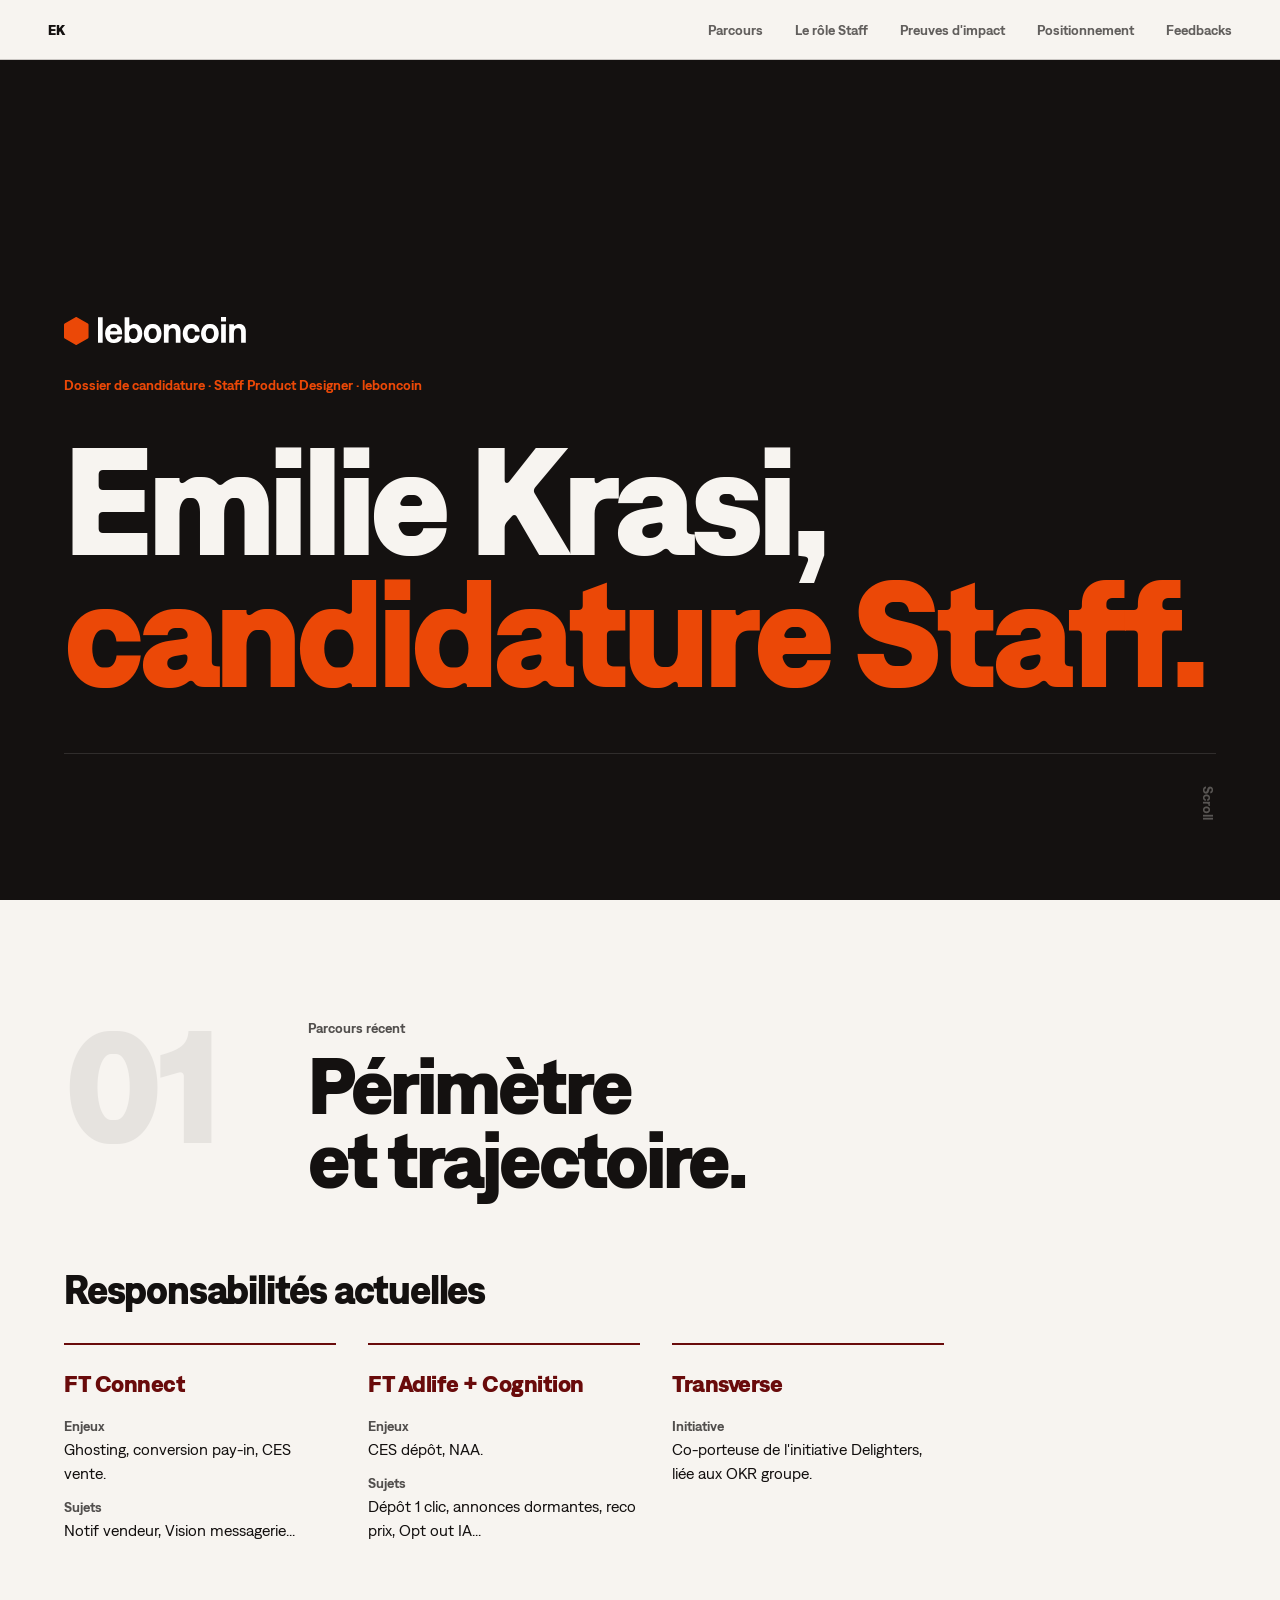
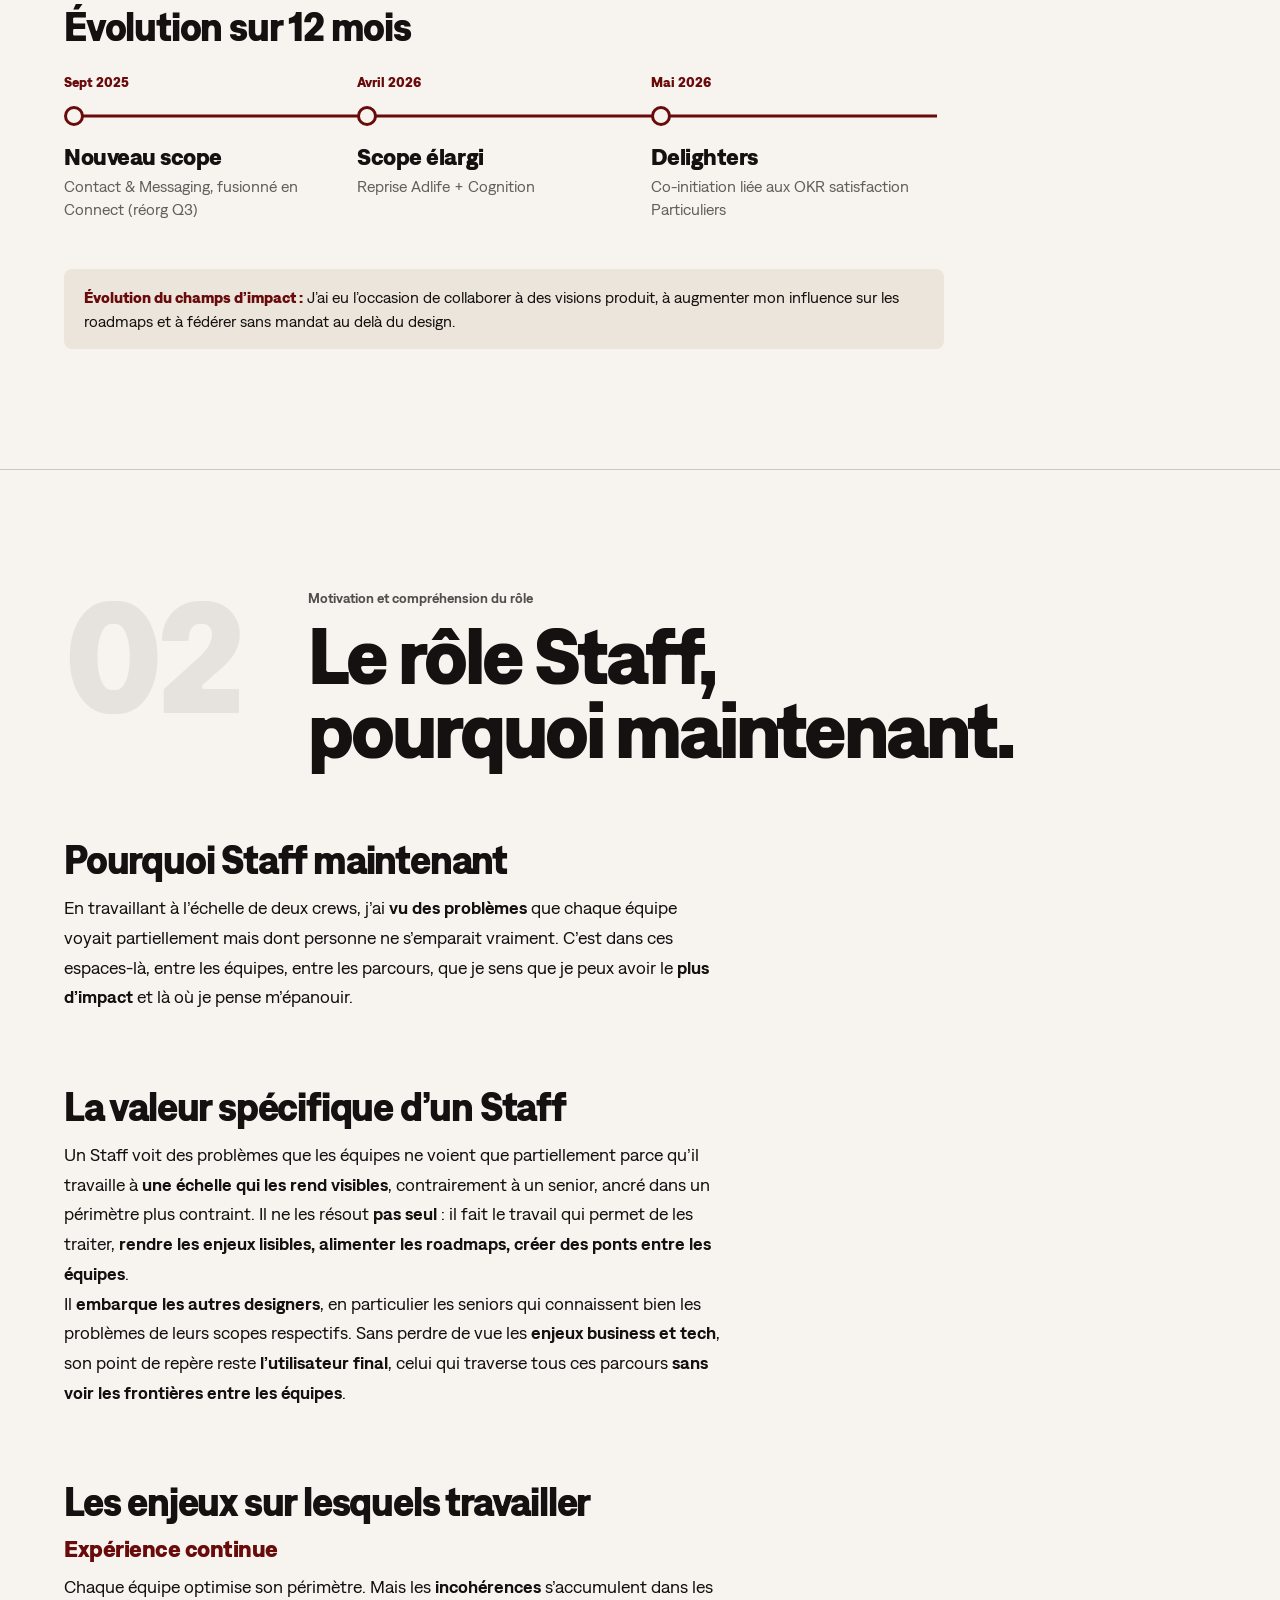
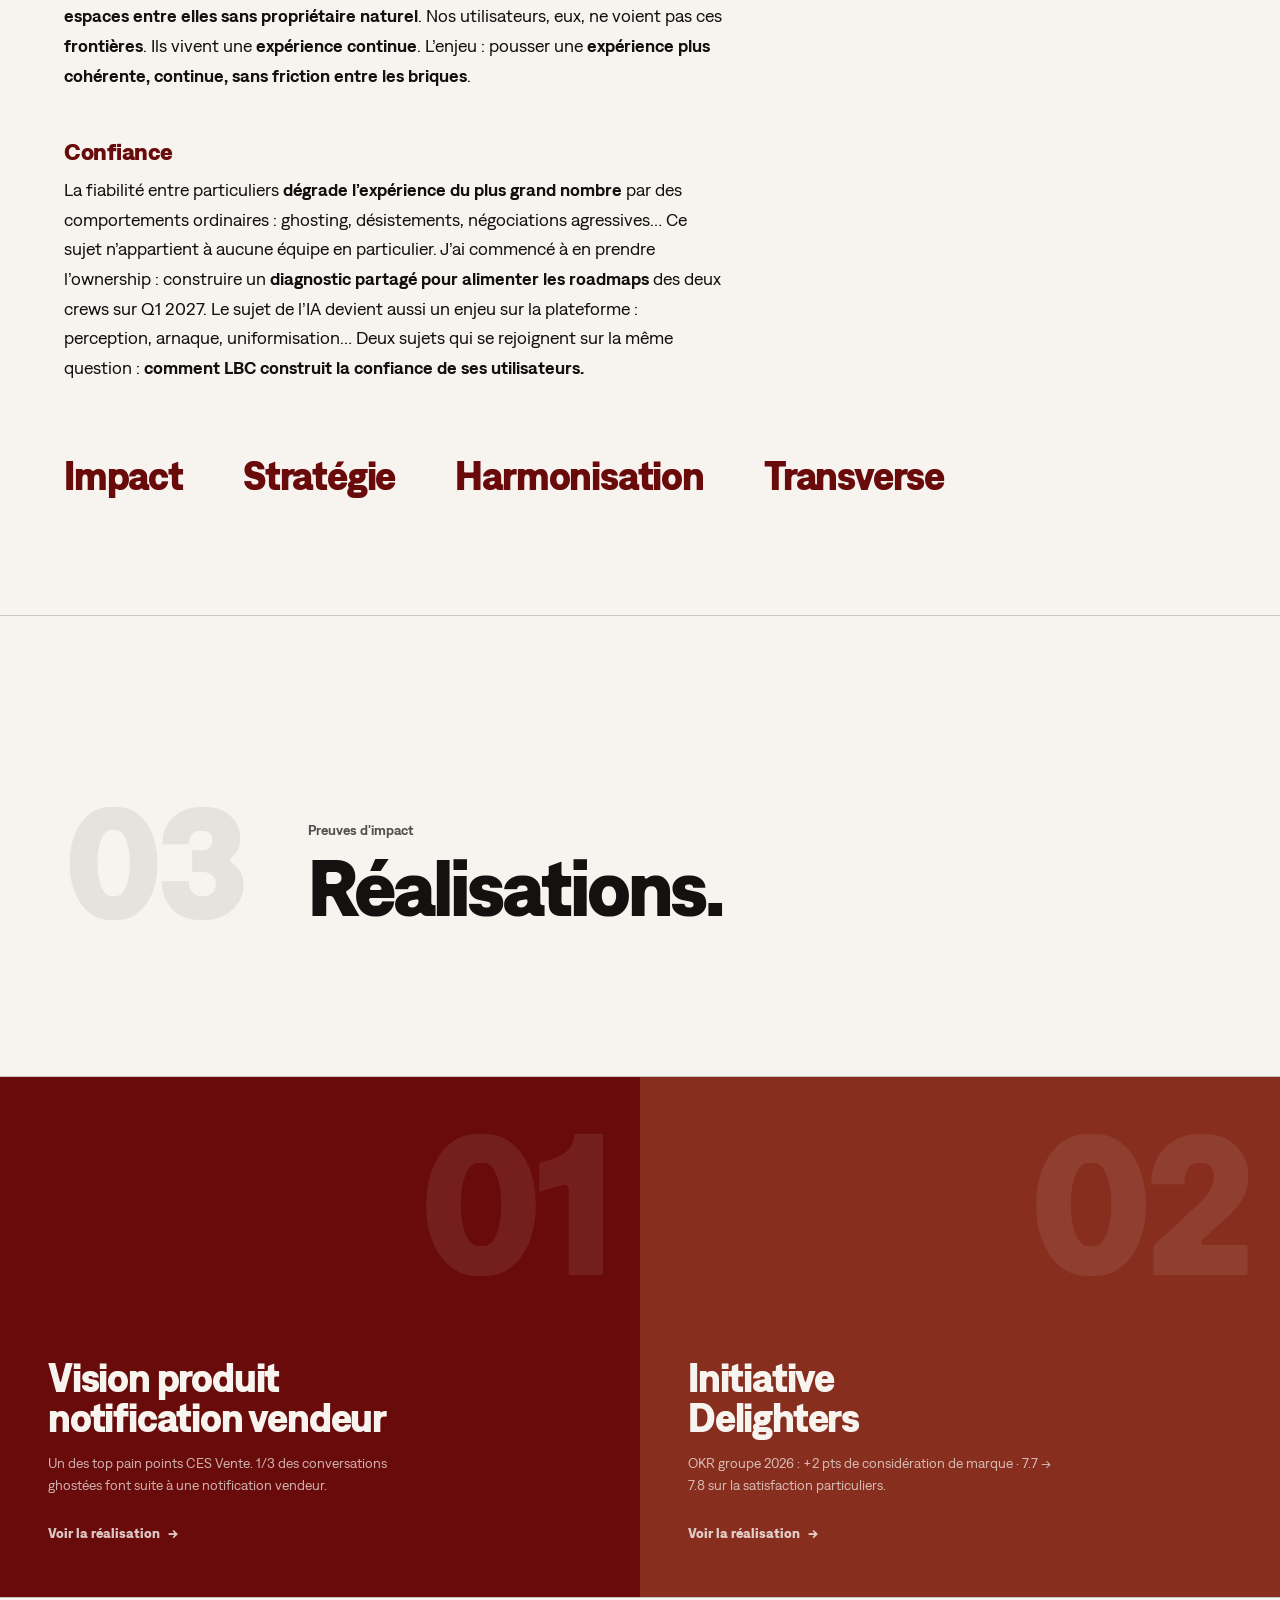
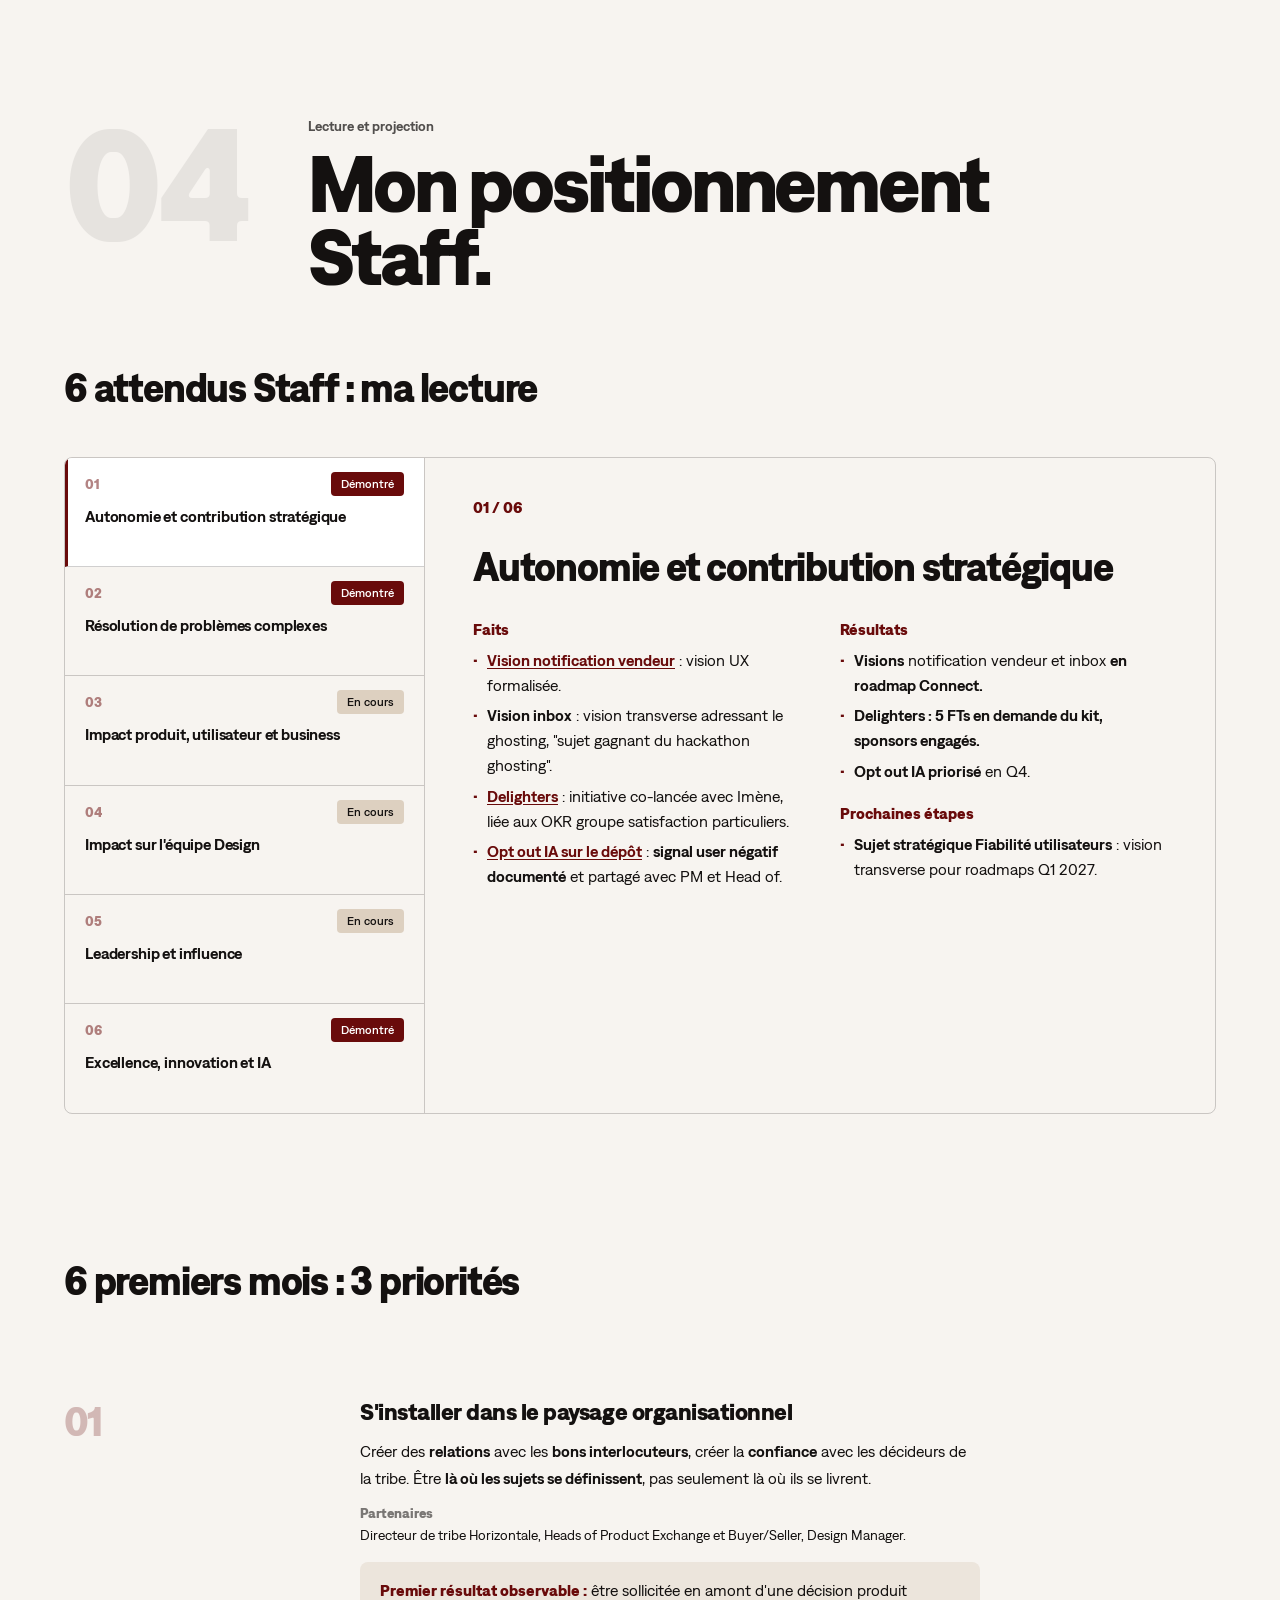
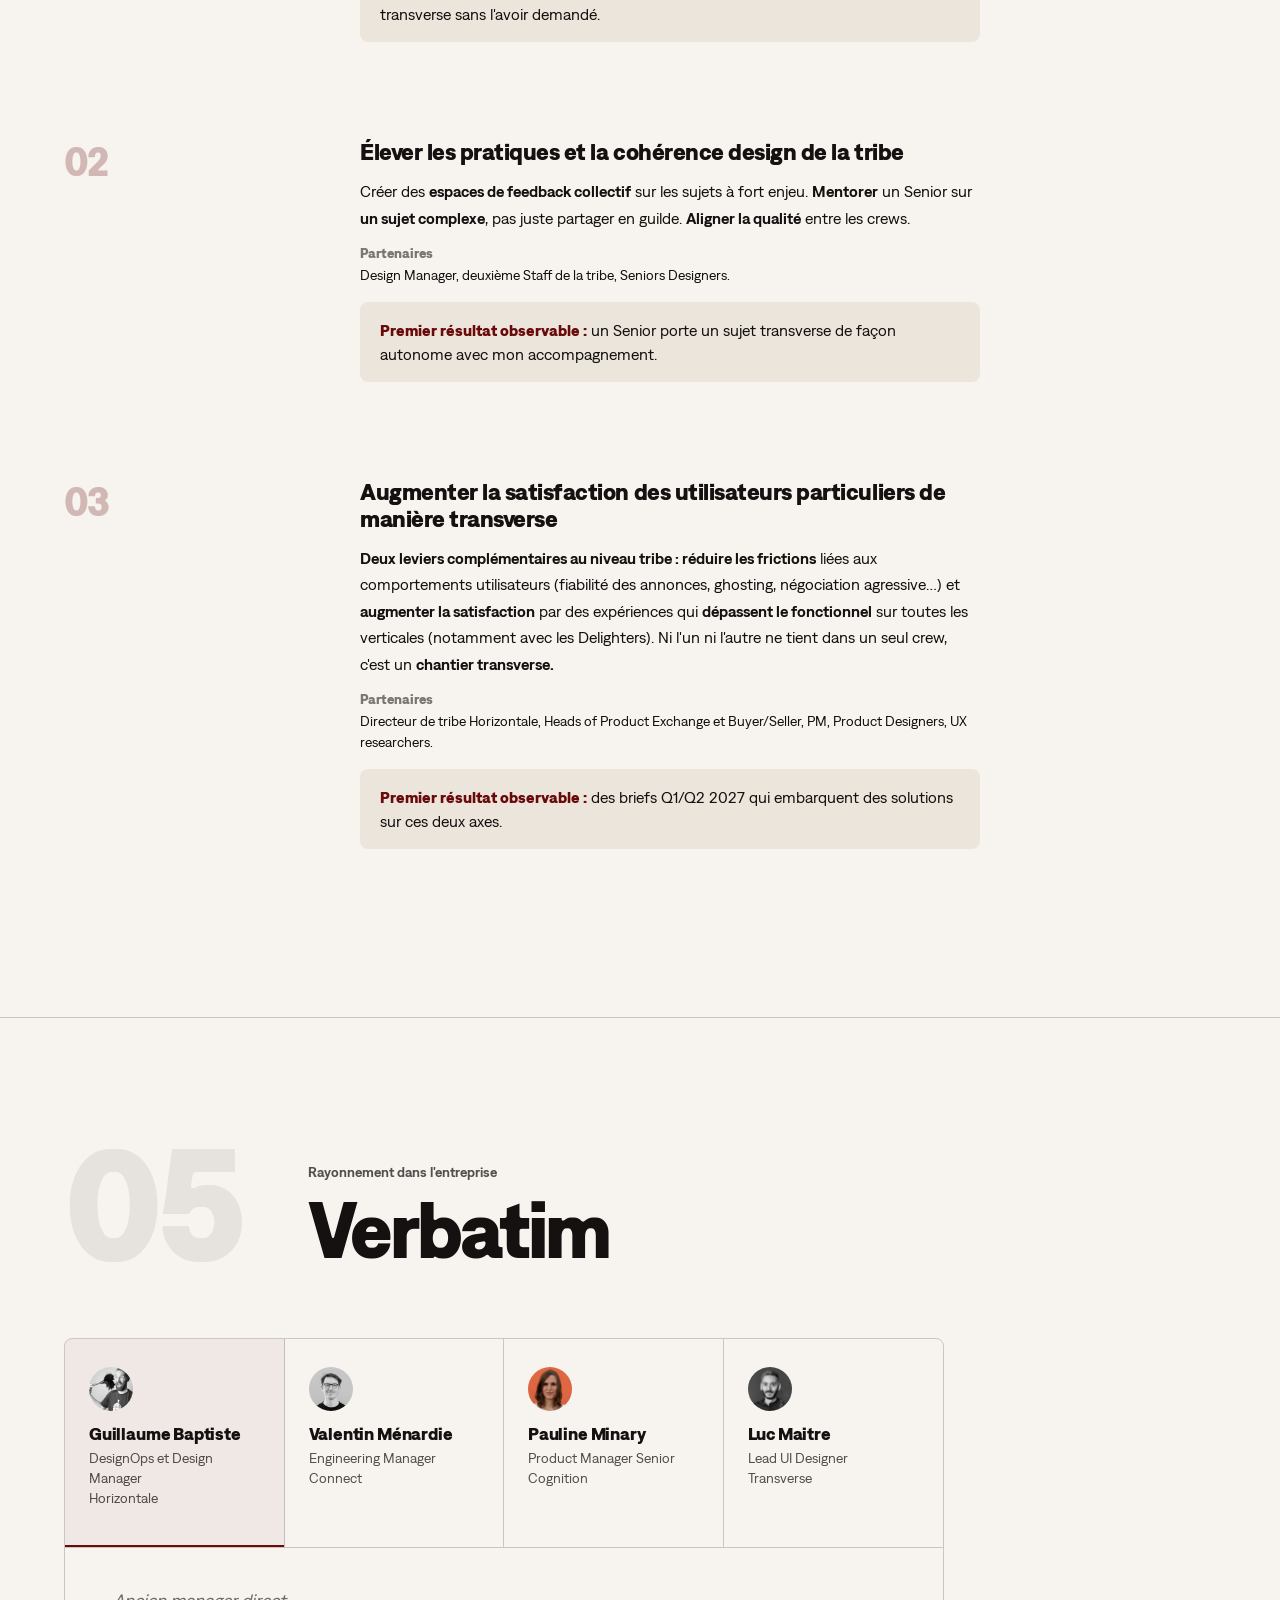
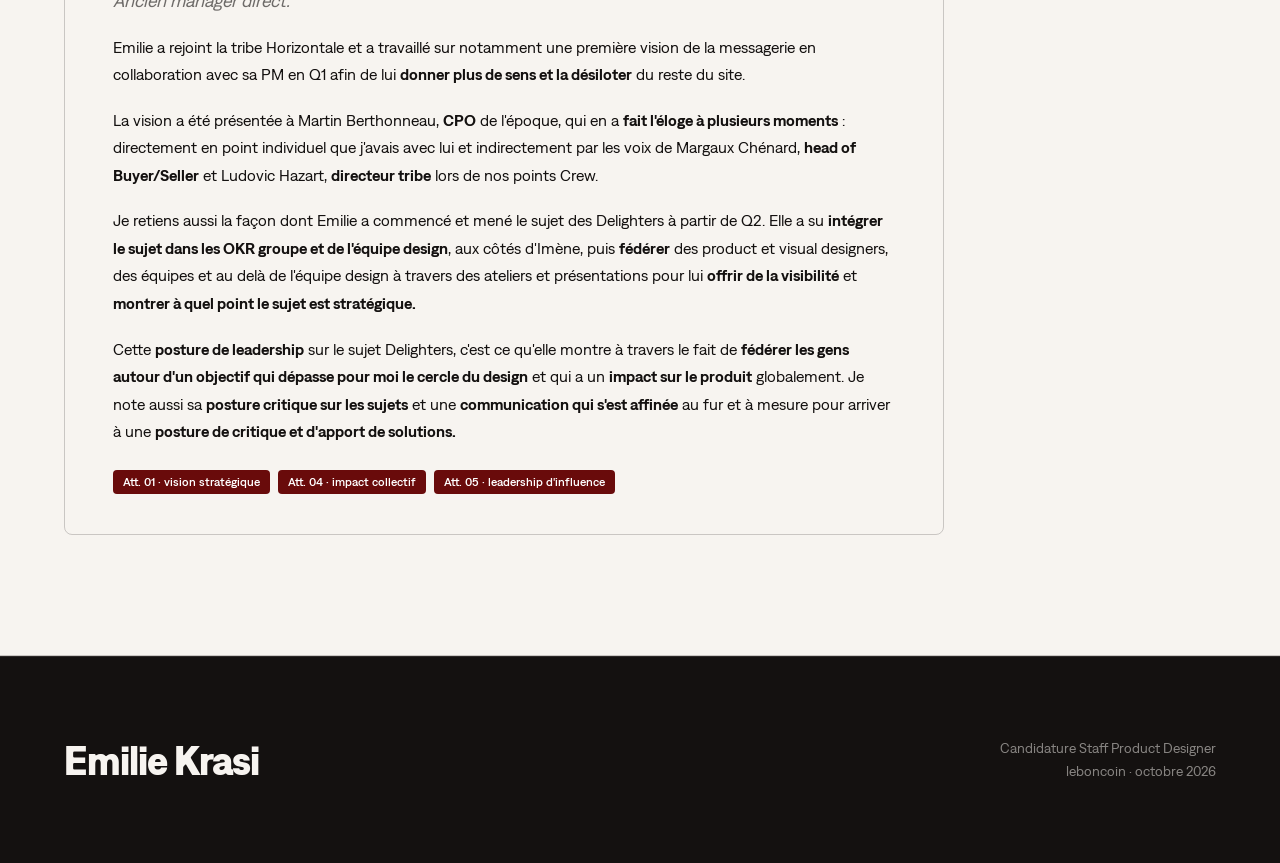
<file: notes/staff-designer/dossier-staff-typeui-test.html>
<!DOCTYPE html>
<html lang="fr">
<head>
  <meta charset="UTF-8">
  <meta name="viewport" content="width=device-width, initial-scale=1.0">
  <title>Emilie Krasi — Candidature Staff Product Designer</title>
  <style>
@font-face {
      font-family: 'LBCDenimINK';
      font-weight: 400;
      font-style: normal;
      src: url('assets/fonts/LBCDenimINK-Regular.ttf') format('truetype');
    }

@font-face {
      font-family: 'LBCDenimINK';
      font-weight: 500;
      font-style: normal;
      src: url('assets/fonts/LBCDenimINK-Medium.ttf') format('truetype');
    }

@font-face {
      font-family: 'LBCDenimINK';
      font-weight: 600;
      font-style: normal;
      src: url('assets/fonts/LBCDenimINK-SemiBold.ttf') format('truetype');
    }

@font-face {
      font-family: 'LBCDenimINK';
      font-weight: 700;
      font-style: normal;
      src: url('assets/fonts/LBCDenimINK-Bold.ttf') format('truetype');
    }



    *, *::before, *::after { box-sizing: border-box; margin: 0; padding: 0; }

    :root {
      --cream:      #f7f4f0;
      --cream-dark: #ece5dc;
      --ink:        #141110;
      --ink-60:     rgba(20,17,16,0.60);
      --ink-20:     rgba(20,17,16,0.20);
      --ink-08:     rgba(20,17,16,0.08);
      --orange:     #eb4807;
      --bordeaux:   #690b0b;
      --yellow:     #faeba3;
      --brick-light:#f0cfc7;
      --nav-h:      60px;
    }

    html { scroll-behavior: smooth; overflow-x: hidden; }
    body {
      font-family: 'LBCDenimINK', 'Helvetica Neue', Helvetica, Arial, sans-serif;
      background: var(--cream);
      color: var(--ink);
      overflow-x: hidden;
    }

    /* ── NAV ──────────────────────────────────── */
    nav {
      position: fixed; top: 0; left: 0; right: 0;
      height: var(--nav-h);
      background: var(--cream);
      border-bottom: 1px solid var(--ink-20);
      display: flex; align-items: center; justify-content: space-between;
      padding: 0 48px;
      z-index: 100;
    }
    .nav-logo {
      font-size: 14px; font-weight: 700; color: var(--ink);
      text-decoration: none; letter-spacing: 0;
    }
    .nav-links { display: flex; gap: 32px; }
    .nav-link {
      font-size: 14px; font-weight: 600; color: var(--ink);
      text-decoration: none; letter-spacing: 0;
      opacity: 0.65;
      transition: opacity 0.2s;
    }
    .nav-link:hover { opacity: 1; }
    .nav-link.active { opacity: 1; }

    /* ── HERO ─────────────────────────────────── */
    #hero {
      background: var(--ink); color: var(--cream);
      min-height: 100vh;
      display: flex; align-items: flex-end;
      padding: calc(var(--nav-h) + 48px) 64px 80px;
      position: relative;
    }
    .hero-inner { max-width: 1200px; width: 100%; }
    .hero-eyebrow {
      font-size: 14px; font-weight: 600;
      letter-spacing: 0;
      color: var(--orange); margin-bottom: 40px;
    }
    .hero-title {
      font-size: 152px; font-weight: 700;
      line-height: 0.87; letter-spacing: -0.035em;
      margin-bottom: 56px;
    }
    .hero-title em { color: var(--orange); font-style: normal; }
    .hero-foot {
      display: flex; align-items: flex-start; gap: 48px;
      border-top: 1px solid rgba(247,244,240,0.12);
      padding-top: 32px;
    }
    .hero-foot p {
      font-size: 18px; color: rgba(247,244,240,0.78);
      line-height: 1.55; max-width: 520px;
    }
    .hero-scroll {
      font-size: 14px; font-weight: 600; letter-spacing: 0;
      color: rgba(247,244,240,0.3);
      writing-mode: vertical-rl; white-space: nowrap; margin-left: auto;
    }

    /* ── SECTION ÉDITORIALE ───────────────────── */
    .ed-section {
      padding: 120px 64px;
      border-bottom: 1px solid var(--ink-20);
    }
    .ed-section.bg-ink { background: var(--ink); color: var(--cream); --ink-20: rgba(247,244,240,0.15); --ink-60: rgba(247,244,240,0.6); }
    .ed-outer { max-width: 1200px; margin: 0 auto; }
    .ed-header { display: grid; grid-template-columns: 180px 1fr; gap: 64px; margin-bottom: 72px; }
    .ed-num {
      font-size: 160px; font-weight: 700; line-height: 0.8;
      letter-spacing: -0.04em; opacity: 0.07; user-select: none;
      color: currentColor;
    }
    .ed-header-right { display: flex; flex-direction: column; justify-content: flex-end; }
    .ed-label {
      font-size: 14px; font-weight: 600; letter-spacing: 0;
      opacity: 0.72; margin-bottom: 12px;
    }
    .ed-title {
      font-size: 80px; font-weight: 700; line-height: 0.92;
      letter-spacing: -0.038em;
    }
    .ed-content { max-width: 880px; }

    /* ── PARCOURS ────────────────────────────── */
    .ft-cols { display: grid; grid-template-columns: 1fr 1fr 1fr; gap: 32px; margin-bottom: 48px; }
    .ft-block { border-top: 2px solid var(--bordeaux); padding-top: 24px; }
    .ft-title {
      font-size: 24px; font-weight: 700; letter-spacing: -0.02em;
      color: var(--bordeaux); margin-bottom: 20px; line-height: 1.2;
    }
    .ft-row { margin-bottom: 14px; }
    .ft-row .lbl { font-size: 14px; font-weight: 600; letter-spacing: 0; opacity: 0.72; margin-bottom: 3px; }
    .ft-row .val { font-size: 16px; line-height: 1.5; }

    .transverse-block {
      border-top: 1px solid var(--ink-20); padding-top: 32px;
      margin-bottom: 40px;
    }
    .transverse-block .lbl { font-size: 14px; font-weight: 600; letter-spacing: 0; opacity: 0.55; margin-bottom: 12px; }
    .transverse-block p { font-size: 24px; font-weight: 600; line-height: 1.35; letter-spacing: -0.015em; }

    .signal-block {
      border: 1px solid var(--ink-20); padding: 32px 36px;
      margin-top: 40px;
    }
    .signal-block .ttl {
      font-size: 14px; font-weight: 700; letter-spacing: 0;
      color: var(--bordeaux);
      margin-bottom: 20px;
    }
    .signal-block ul { list-style: none; }
    .signal-block li {
      font-size: 18px; line-height: 1.5; padding-left: 22px;
      position: relative; margin-bottom: 8px;
    }
    .signal-block li::before { display: none; }
    .signal-block li { padding-left: 0; }

    /* ── RÔLE STAFF ──────────────────────────── */
    .role-sub-label { font-size: 40px; font-weight: 700; letter-spacing: -0.03em; line-height: 1.1; padding-top: 48px; border-top: none; margin-bottom: 12px; }
    .role-sub-label:first-child { padding-top: 0; }
    .role-sub-label + .role-bloc { border-top: none; padding-top: 0; }
    .role-bloc { border-top: none; padding: 24px 0; }
    .role-mot {
      font-size: 24px; font-weight: 700; line-height: 1.1;
      letter-spacing: -0.02em; color: var(--bordeaux);
      margin-bottom: 10px;
    }
    .role-text { font-size: 18px; line-height: 1.65; max-width: 660px; }
    .role-keywords { display: flex; justify-content: space-between; border-top: none; margin-top: 48px; padding-top: 0; }
    .role-keyword { padding: 0; }
    .role-keyword-word { font-size: 40px; font-weight: 700; letter-spacing: -0.03em; line-height: 1; color: var(--bordeaux); display: block; margin-bottom: 0; white-space: nowrap; }
    @media (max-width: 768px) { .role-keywords { flex-direction: column; align-items: flex-start; gap: 24px; } .role-keyword-word { font-size: 40px; } }

    /* ── PROJETS ─────────────────────────────── */
    #projets { padding-top: var(--nav-h); }
    .projets-header { padding: 120px 64px 80px; border-bottom: 1px solid var(--ink-20); }
    .projets-grid { display: grid; grid-template-columns: 1fr 1fr; border-bottom: 1px solid var(--ink-20); }

    .projet-card {
      height: 520px; padding: 56px 48px;
      display: flex; flex-direction: column; justify-content: flex-end;
      cursor: pointer; position: relative; overflow: hidden;
      transition: filter 0.25s, transform 0.25s;
      border-right: 1px solid rgba(20,17,16,0.12);
    }
    .projet-card:last-child { border-right: none; }
    .projet-card:hover { filter: brightness(1.12); transform: translateY(-4px); }
    .projet-card-1 { background: #690b0b; color: var(--cream); }
    .projet-card-3 { background: #872e1f; color: var(--cream); }

    .pc-bgnum {
      font-size: 200px; font-weight: 700; line-height: 1;
      letter-spacing: -0.04em; color: var(--cream);
      opacity: 0.08; position: absolute; top: 24px; right: 32px;
      user-select: none;
    }
    .pc-tag {
      font-size: 14px; font-weight: 700; letter-spacing: 0;
      color: rgba(247,244,240,0.6);
      margin-bottom: 14px; position: relative;
    }
    .pc-title {
      font-size: 40px; font-weight: 700; line-height: 1.0;
      letter-spacing: -0.03em; margin-bottom: 16px;
      position: relative; color: var(--cream);
    }
    .pc-excerpt {
      font-size: 14px; line-height: 1.55;
      color: rgba(247,244,240,0.7); max-width: 380px;
      position: relative;
    }
    .pc-btn {
      margin-top: 28px; display: inline-flex; align-items: center;
      gap: 8px; font-size: 14px; font-weight: 700;
      letter-spacing: 0;
      color: rgba(247,244,240,0.8); position: relative;
    }
    .pc-btn::after { content: '→'; font-size: 14px; }

    /* ── PANNEAU LATÉRAL ─────────────────────── */
    .overlay {
      display: none; position: fixed; inset: 0;
      background: rgba(20,17,16,0.5); z-index: 200;
      opacity: 0; transition: opacity 0.3s;
    }
    .overlay.open { display: block; opacity: 1; }

    .panel {
      position: fixed; right: 0; top: 0; bottom: 0;
      width: 80%; background: var(--cream); z-index: 201;
      transform: translateX(100%);
      transition: transform 0.4s cubic-bezier(0.16, 1, 0.3, 1);
      overflow-y: auto;
    }
    .panel.open { transform: translateX(0); }

    .panel-bar {
      position: sticky; top: 0; background: var(--cream);
      border-bottom: 1px solid var(--ink-20);
      padding: 18px 40px;
      display: flex; justify-content: space-between; align-items: center;
      z-index: 10;
    }
    .panel-bar-tag {
      font-size: 14px; font-weight: 700; letter-spacing: 0;
      color: var(--bordeaux);
    }
    .panel-close {
      font-size: 14px; font-weight: 700; letter-spacing: 0;
      cursor: pointer;
      color: var(--ink); background: none; border: none;
      display: flex; align-items: center; gap: 6px;
    }
    .panel-close::before { content: '←'; font-size: 14px; }

    .panel-body { padding: 60px 56px 100px; }
    .panel-title {
      font-size: 40px; font-weight: 700; line-height: 0.93;
      letter-spacing: -0.03em; margin-bottom: 64px;
    }

    .p-sec { margin-bottom: 56px; border-top: 1px solid var(--ink-20); padding-top: 32px; }
    .p-sec-label {
      font-size: 24px; font-weight: 700; letter-spacing: -0.02em;
      line-height: 1.2; color: var(--bordeaux);
      margin-bottom: 10px; text-transform: none;
    }
    .p-sec-title {
      font-size: 16px; font-weight: 400; letter-spacing: 0;
      line-height: 24px; margin-bottom: 20px; opacity: 0.72;
    }
    .p-text { font-size: 16px; line-height: 1.7; margin-bottom: 16px; max-width: 580px; }
    .p-list { font-size: 16px; line-height: 1.7; margin: 0 0 16px 20px; max-width: 560px; }
    .p-list li { margin-bottom: 8px; }

    .stats-row { display: flex; gap: 28px; margin: 32px 0; flex-wrap: wrap; }
    .s-stat { flex: 1; min-width: 120px; border-top: 2px solid var(--bordeaux); padding-top: 14px; }
    .s-stat-num {
      font-size: 80px; font-weight: 700; line-height: 1;
      letter-spacing: -0.03em; color: var(--bordeaux);
    }
    .s-stat-lbl { font-size: 14px; line-height: 1.4; opacity: 0.75; margin-top: 6px; }

    blockquote {
      border-left: 3px solid var(--bordeaux);
      padding: 4px 0 4px 20px; margin: 24px 0;
    }
    blockquote p { font-size: 18px; font-weight: 600; line-height: 1.4; font-style: italic; }
    blockquote cite { font-size: 14px; display: block; margin-top: 8px; opacity: 0.75; font-style: normal; }

    .img-ph {
      width: 100%; height: 260px; background: var(--cream-dark);
      display: flex; align-items: center; justify-content: center;
      font-size: 14px; font-weight: 600; letter-spacing: 0;
      opacity: 0.4; margin: 16px 0;
    }

    /* ── POSITIONNEMENT ─────────────────────── */
    .subsec-title {
      font-size: 40px; font-weight: 700; letter-spacing: -0.03em;
      line-height: 1.1; padding-top: 64px;
      border-top: none; margin-bottom: 48px;
    }

    .pos-item {
      border-top: none; padding: 48px 0;
      display: grid; grid-template-columns: 240px 1fr; gap: 56px;
    }
    .pos-num {
      font-size: 40px; font-weight: 700; letter-spacing: -0.04em;
      color: var(--bordeaux); opacity: 0.25;
    }
    .pos-title {
      font-size: 24px; font-weight: 700; letter-spacing: -0.02em;
      line-height: 1.1; margin-bottom: 14px;
    }
    .pos-item > div:last-child { max-width: 620px; }
    .pos-text { font-size: 16px; line-height: 1.65; margin-bottom: 14px; }
    .pos-meta-lbl {
      font-size: 14px; font-weight: 700; letter-spacing: 0;
      opacity: 0.55; margin-bottom: 4px;
    }
    .pos-meta-val { font-size: 14px; line-height: 1.5; margin-bottom: 16px; }
    .pos-result {
      background: var(--cream-dark); padding: 16px 20px;
      font-size: 16px; line-height: 1.5; border-radius: 8px;
    }
    .pos-result strong { color: var(--bordeaux); }

    /* ── FEEDBACKS ────────────────────────────  */
    .feedback-item {
      border-top: 1px solid var(--ink-20); padding: 56px 0;
      display: grid; grid-template-columns: 220px 1fr; gap: 64px;
    }
    .fb-name { font-size: 18px; font-weight: 700; letter-spacing: -0.01em; margin-bottom: 4px; }
    .fb-role { font-size: 14px; opacity: 0.75; line-height: 1.4; margin-bottom: 10px; }
    .fb-ctx { font-size: 18px; font-style: italic; opacity: 0.72; margin-bottom: 16px; }
    .fb-badges { display: flex; flex-direction: column; gap: 6px; margin-top: 16px; }
    .badge {
      font-size: 12px; font-weight: 500; line-height: 16px; letter-spacing: 0;
      color: #FFFFFF;
      background: #690B0B; border: none; padding: 4px 10px;
      display: inline-block; width: fit-content; border-radius: 4px;
    }
    .fb-verbatim { font-size: 16px; line-height: 1.72; }
    .fb-verbatim p { margin-bottom: 18px; }
    .fb-verbatim p:last-child { margin: 0; }


    /* ── COMPOSANT VERBATIM ───────────────────── */
    .vb-composant { border: 1px solid var(--ink-20); border-radius: 8px; overflow: hidden; }
    .vb-cards-row { display: grid; grid-template-columns: repeat(4, 1fr); }
    .vb-card {
      padding: 28px 24px; cursor: pointer;
      border-right: 1px solid var(--ink-20);
      transition: background 0.18s;
    }
    .vb-card:last-child { border-right: none; }
    .vb-card:hover:not(.active) { background: rgba(20,17,16,0.03); }
    .vb-card.active { background: rgba(105,11,11,0.05); box-shadow: inset 0 -2px 0 var(--bordeaux); }
    .vb-card-avatar { width: 44px; height: 44px; border-radius: 50%; overflow: hidden; flex-shrink: 0; margin-bottom: 12px; background: var(--cream-dark); }
    .vb-card-avatar img { width: 44px; height: 44px; object-fit: cover; display: block; }
    .vb-card-name { font-size: 18px; font-weight: 700; letter-spacing: -0.01em; margin-bottom: 4px; }
    .vb-card-role { font-size: 14px; line-height: 1.45; opacity: 0.72; margin-bottom: 10px; }
    .vb-card-ctx { font-size: 14px; font-style: italic; opacity: 0.6; margin-bottom: 16px; line-height: 1.45; }
    .vb-badges { display: flex; flex-direction: column; gap: 5px; }
    .vb-zone { border-top: 1px solid var(--ink-20); padding: 40px 48px; min-height: 260px; }
    .vb-ctx-line {
      font-size: 18px; font-style: italic; opacity: 0.6;
      margin-bottom: 20px; line-height: 1.45;
    }
    .vb-text { font-size: 16px; line-height: 1.72; }
    .vb-text p { margin-bottom: 18px; }
    .vb-text p:last-child { margin: 0; }

    /* ── FOOTER ───────────────────────────────  */
    footer {
      padding: 80px 64px;
      background: var(--ink); color: var(--cream);
      display: flex; justify-content: space-between; align-items: center;
      border-top: 1px solid rgba(247,244,240,0.1);
    }
    .foot-name { font-size: 40px; font-weight: 700; letter-spacing: -0.025em; }
    .foot-meta { font-size: 14px; opacity: 0.5; text-align: right; line-height: 1.6; }



    /* ── ATTENDUS INTERACTIF ──────────────────── */
    #attendus-composant { align-items: stretch; }
    #att-cards-col { display: flex; flex-direction: column; align-self: stretch; }
    #att-cards-col .att-card { flex: 1; }
    #att-detail { min-height: 0; }

    .att-card {
      padding: 14px 20px; cursor: pointer;
      border-bottom: 1px solid var(--ink-20);
      transition: background 0.15s;
      display: flex; flex-direction: column; gap: 4px;
    }
    .att-card:last-child { border-bottom: none; }
    .att-card:hover { background: var(--cream-dark); }
    .att-card.active { background: white; border-left: 3px solid var(--bordeaux); padding-left: 17px; }
    .att-card-header { display: flex; align-items: center; justify-content: space-between; gap: 8px; margin-bottom: 6px; }
    .att-card-num {
      font-size: 14px; font-weight: 700; letter-spacing: 0;
      color: var(--bordeaux); opacity: 0.5;
    }
    .att-card-title {
      font-size: 16px; font-weight: 600; line-height: 1.3;
      letter-spacing: -0.01em; color: var(--ink);
    }
    .att-indicator {
      font-size: 16px; font-weight: 700; letter-spacing: 0;
      color: var(--bordeaux); margin-bottom: 28px;
    }
    .att-pane-title {
      font-size: 40px; font-weight: 700; letter-spacing: -0.03em;
      line-height: 1.1; margin-bottom: 32px; color: var(--ink);
    }
    .att-pane-body {
      display: grid; grid-template-columns: 1fr 1fr; gap: 40px;
    }
    .att-pane-body .att-sub {
      font-size: 16px; font-weight: 700; letter-spacing: 0;
      color: var(--bordeaux); margin-bottom: 10px;
    }
    .att-pane-body ul { list-style: none; }
    .att-pane-body a { color: var(--bordeaux); text-decoration: underline; text-underline-offset: 2px; }
    .att-pane-body a:hover { opacity: 0.75; }
    .att-pane-body li {
      font-size: 16px; line-height: 1.55; padding-left: 14px;
      position: relative; margin-bottom: 6px; color: var(--ink);
    }
    .att-pane-body li::before {
      content: '·'; position: absolute; left: 0;
      color: var(--bordeaux); font-weight: 700; font-size: 18px; line-height: 1.3;
    }
    @media (max-width: 768px) {
      #attendus-composant { grid-template-columns: 1fr !important; }
      #att-cards-col { border-right: none; }
      #att-detail { display: none; }
      .att-pane-body { grid-template-columns: 1fr; gap: 24px; }
      .att-accordion { padding: 20px 20px 24px; background: rgba(105,11,11,0.04); border-top: 2px solid var(--bordeaux); border-bottom: 1px solid var(--ink-20); }
      .att-accordion .att-pane-title { font-size: 18px; margin-bottom: 20px; }
    }

    /* ── BADGES ──────────────────────────────── */
    .att-badge {
      display: inline-block; font-size: 12px; font-weight: 500; line-height: 16px;
      letter-spacing: 0;
      padding: 4px 10px; border-radius: 4px;
    }
    .badge-demonstre { background: #690B0B; color: #FFFFFF; }
    .badge-en-cours { background: #DDD0C0; color: #141110; }

    /* ── TIMELINE ─────────────────────────────── */
    .timeline-block { margin: 48px 0; }
    .tl-label { font-size: 40px; font-weight: 700; letter-spacing: -0.03em; line-height: 1.1; color: var(--ink); margin-bottom: 24px; }
    .tl-list { display: grid; grid-template-columns: 1fr 1fr 1fr; }
    .tl-item { display: flex; flex-direction: column; }
    .tl-col-date { padding-bottom: 16px; }
    .tl-col-date span { font-size: 14px; font-weight: 700; letter-spacing: 0; color: var(--bordeaux); }
    .tl-col-dot { display: flex; align-items: center; position: relative; height: 20px; }
    .tl-col-dot::before { content: ''; position: absolute; top: 50%; left: 0; right: 0; height: 3px; background: var(--bordeaux); transform: translateY(-50%); }
    .tl-item:first-child .tl-col-dot::before { left: 7px; }
    .tl-last .tl-col-dot::before { right: 7px; }
    .tl-bubble { width: 20px; height: 20px; border-radius: 50%; border: 3px solid var(--bordeaux); background: var(--cream); position: relative; z-index: 1; flex-shrink: 0; align-self: center; }
    .tl-col-label { padding-top: 16px; padding-right: 16px; }
    .tl-col-label .tl-title { font-size: 24px; font-weight: 700; letter-spacing: -0.02em; line-height: 1.2; color: var(--ink); display: block; margin-bottom: 4px; }
    .tl-col-label .tl-sub { font-size: 16px; line-height: 1.45; color: var(--ink); opacity: 0.65; display: block; }

    /* ── SCROLL REVEAL ────────────────────────  */
    .reveal { opacity: 0; transform: translateY(20px); transition: opacity 0.55s ease, transform 0.55s ease; }
    .reveal.visible { opacity: 1; transform: translateY(0); }
    .reveal-delay-1 { transition-delay: 0.12s; }
    .reveal-delay-2 { transition-delay: 0.24s; }

    /* ── MOBILE ──────────────────────────────── */
    @media (max-width: 768px) {
      /* NAV */
      nav { padding: 0 16px; gap: 0; }
      .nav-links {
        overflow-x: auto; -webkit-overflow-scrolling: touch;
        gap: 20px; padding-left: 14px; padding-right: 40px;
        scrollbar-width: none; flex: 1;
        margin-left: 12px; border-left: 1px solid var(--ink-20);
        -webkit-mask-image: linear-gradient(to right, black 55%, transparent 100%);
        mask-image: linear-gradient(to right, black 55%, transparent 100%);
      }
      .nav-links::-webkit-scrollbar { display: none; }
      .nav-link { font-size: 14px; letter-spacing: 0; white-space: nowrap; flex-shrink: 0; }

      /* HERO */
      #hero { padding: calc(var(--nav-h) + 32px) 24px 60px; }
      .hero-title { font-size: 80px; overflow-wrap: break-word; word-break: break-word; }

      /* STATS */
      .stats-row { flex-direction: column; gap: 16px; }
      .s-stat { flex: none; min-width: 0; }

      /* SECTIONS */
      .ed-section { padding: 64px 24px; }
      .ed-outer { max-width: 100%; }
      .ed-header { grid-template-columns: 1fr; gap: 16px; }
      .ed-num { font-size: 80px; overflow-wrap: break-word; word-break: break-word; }
      .ed-title { font-size: 80px; overflow-wrap: break-word; word-break: break-word; }

      /* PARCOURS */
      .ft-cols { grid-template-columns: 1fr !important; }
      .tl-list { display: flex; flex-direction: column; gap: 0; position: relative; padding-left: 28px; }
      .tl-list::before { content: ''; position: absolute; left: 8px; top: 10px; bottom: 10px; width: 3px; background: var(--bordeaux); }
      .tl-item { position: relative; padding-bottom: 28px; }
      .tl-item:last-child { padding-bottom: 0; }
      .tl-col-dot { display: flex !important; position: absolute; left: -28px; top: 2px; height: 20px; width: 20px; }
      .tl-col-dot::before { display: none !important; }
      .tl-col-date { padding-bottom: 4px; }
      .tl-col-label { padding-top: 0; padding-right: 0; }

      /* PROJETS */
      .projets-header { padding: 56px 24px 40px; }
      .projets-grid { grid-template-columns: 1fr; }
      .projet-card { height: 380px; padding: 32px 28px; border-right: none; border-bottom: 1px solid rgba(20,17,16,0.12); }

      /* PANNEAUX */
      .panel { width: 100%; }
      .panel-body { padding: 40px 24px 80px; }
      .panel-title { font-size: 40px; }
      .panel-body div[style*="grid-template-columns"] { grid-template-columns: 1fr !important; }
      .panel-body div[style*="grid-template-columns"] img { width: 100% !important; max-width: 100% !important; }
      .panel-body div[style*="grid-template-columns"] div[style*="flex"] { flex-wrap: wrap; }
      .panel-body div[style*="grid-template-columns"] div[style*="flex"] img { width: 100% !important; flex-shrink: 1 !important; }
      .panel-body figure img { width: 100% !important; }
      .panel-body figure { align-items: stretch !important; }

      /* ATTENDUS */
      #attendus-composant { grid-template-columns: 1fr !important; }
      #att-detail { display: none !important; }
      .subsec-title { font-size: 40px; }
      .role-sub-label { font-size: 40px; }
      .ft-title { font-size: 24px; }
      .att-pane-title { font-size: 24px; }

      /* POSITIONNEMENT */
      .pos-item { grid-template-columns: 1fr; gap: 16px; }

      /* VERBATIM */
      .vb-composant { width: 100%; overflow: hidden; }
      .vb-cards-row { grid-template-columns: 1fr 1fr; }
      .vb-card { padding: 20px 16px; border-right: none; border-bottom: 1px solid var(--ink-20); }
      .vb-cards-row .vb-card:nth-child(odd) { border-right: 1px solid var(--ink-20); }
      .vb-zone { padding: 24px 20px; }

      /* FOOTER */
      footer { flex-direction: column; gap: 16px; padding: 48px 24px; text-align: center; }
      .foot-meta { text-align: center; }
    }
  </style>
</head>
<body>

  <!-- NAV -->
  <nav>
    <a class="nav-logo" href="#hero">EK</a>
    <div class="nav-links">
      <a class="nav-link" href="#parcours">Parcours</a>
      <a class="nav-link" href="#role-staff">Le rôle Staff</a>
      <a class="nav-link" href="#projets">Preuves d'impact</a>
      <a class="nav-link" href="#attendus">Positionnement</a>
      <a class="nav-link" href="#feedbacks">Feedbacks</a>
    </div>
  </nav>

  <!-- ═══ HERO ════════════════════════════════════════ -->
  <section id="hero">
    <div class="hero-inner">
      <div class="hero-logo reveal" style="margin-bottom:32px;">
        <img src="assets/img/Logo-darkmode.svg" alt="leboncoin" style="display:block; height:28px; width:auto;">
      </div>
      <p class="hero-eyebrow reveal">Dossier de candidature · Staff Product Designer · leboncoin</p>
      <h1 class="hero-title reveal reveal-delay-1">Emilie Krasi,<br><em>candidature Staff.</em></h1>
      <div class="hero-foot reveal reveal-delay-2">
        <span class="hero-scroll">Scroll</span>
      </div>
    </div>
  </section>

  <!-- ═══ 01 PARCOURS ═══════════════════════════════════ -->
  <section id="parcours" class="ed-section">
    <div class="ed-outer">
      <div class="ed-header reveal">
        <div class="ed-num">01</div>
        <div class="ed-header-right">
          <div class="ed-label">Parcours récent</div>
          <h2 class="ed-title">Périmètre<br>et trajectoire.</h2>
        </div>
      </div>
      <div class="ed-content">
        <div class="tl-label reveal" style="margin-bottom: 32px;">Responsabilités actuelles</div>
        <div class="ft-cols reveal">
          <div class="ft-block">
            <div class="ft-title">FT Connect</div>
            <div class="ft-row">
              <div class="lbl">Enjeux</div>
              <div class="val">Ghosting, conversion pay-in, CES vente.</div>
            </div>
            <div class="ft-row">
              <div class="lbl">Sujets</div>
              <div class="val">Notif vendeur, Vision messagerie...</div>
            </div>
          </div>
          <div class="ft-block">
            <div class="ft-title">FT Adlife + Cognition</div>
            <div class="ft-row">
              <div class="lbl">Enjeux</div>
              <div class="val">CES dépôt, NAA.</div>
            </div>
            <div class="ft-row">
              <div class="lbl">Sujets</div>
              <div class="val">Dépôt 1 clic, annonces dormantes, reco prix, Opt out IA...</div>
            </div>
          </div>
          <div class="ft-block">
            <div class="ft-title">Transverse</div>
            <div class="ft-row">
              <div class="lbl">Initiative</div>
              <div class="val">Co-porteuse de l'initiative Delighters, liée aux OKR groupe.</div>
            </div>
          </div>
        </div>

        <!-- TIMELINE ÉVOLUTION -->
        <div class="timeline-block reveal">
          <div class="tl-label">Évolution sur 12 mois</div>
          <div class="tl-list">
            <div class="tl-item">
              <div class="tl-col-date"><span>Sept 2025</span></div>
              <div class="tl-col-dot"><div class="tl-bubble"></div></div>
              <div class="tl-col-label"><span class="tl-title">Nouveau scope</span><span class="tl-sub">Contact &amp; Messaging, fusionné en Connect (réorg Q3)</span></div>
            </div>
            <div class="tl-item">
              <div class="tl-col-date"><span>Avril 2026</span></div>
              <div class="tl-col-dot"><div class="tl-bubble"></div></div>
              <div class="tl-col-label"><span class="tl-title">Scope élargi</span><span class="tl-sub">Reprise Adlife + Cognition</span></div>
            </div>
            <div class="tl-item tl-last">
              <div class="tl-col-date"><span>Mai 2026</span></div>
              <div class="tl-col-dot"><div class="tl-bubble"></div></div>
              <div class="tl-col-label"><span class="tl-title">Delighters</span><span class="tl-sub">Co-initiation liée aux OKR satisfaction Particuliers</span></div>
            </div>
          </div>
        </div>

        <div class="pos-result reveal" style="margin-top: 40px;">
          <strong>Évolution du champs d’impact :</strong> J’ai eu l’occasion de collaborer à des visions produit, à augmenter mon influence sur les roadmaps et à fédérer sans mandat au delà du design.
        </div>
      </div>
    </div>
  </section>

  <!-- ═══ 02 RÔLE STAFF ══════════════════════════════════ -->
  <section id="role-staff" class="ed-section">
    <div class="ed-outer">
      <div class="ed-header reveal">
        <div class="ed-num">02</div>
        <div class="ed-header-right">
          <div class="ed-label">Motivation et compréhension du rôle</div>
          <h2 class="ed-title">Le rôle Staff,<br>pourquoi maintenant.</h2>
        </div>
      </div>
      <div class="ed-content">
        <div class="role-sub-label reveal">Pourquoi Staff maintenant</div>
        <div class="role-bloc reveal">
          
          <p class="role-text">En travaillant à l’échelle de deux crews, j’ai <span style="font-weight: 600">vu des problèmes</span> que chaque équipe voyait partiellement mais dont personne ne s’emparait vraiment. C’est dans ces espaces-là, entre les équipes, entre les parcours, que je sens que je peux avoir le <span style="font-weight: 600">plus d’impact</span> et là où je pense m’épanouir.</p>
        </div>

        <div class="role-sub-label reveal">La valeur spécifique d’un Staff</div>
        <div class="role-bloc reveal">
          
          <p class="role-text">Un Staff voit des problèmes que les équipes ne voient que partiellement parce qu’il travaille à <span style="font-weight: 600">une échelle qui les rend visibles</span>, contrairement à un senior, ancré dans un périmètre plus contraint. Il ne les résout <span style="font-weight: 600">pas seul</span> : il fait le travail qui permet de les traiter, <span style="font-weight: 600">rendre les enjeux lisibles, alimenter les roadmaps, créer des ponts entre les équipes</span>.</p>
          <p class="role-text">Il <span style="font-weight: 600">embarque les autres designers</span>, en particulier les seniors qui connaissent bien les problèmes de leurs scopes respectifs. Sans perdre de vue les <span style="font-weight: 600">enjeux business et tech</span>, son point de repère reste <span style="font-weight: 600">l’utilisateur final</span>, celui qui traverse tous ces parcours <span style="font-weight: 600">sans voir les frontières entre les équipes</span>.</p>
        </div>

        <div class="role-sub-label reveal">Les enjeux sur lesquels travailler</div>
        <div class="role-bloc reveal">
          <div class="role-mot">Expérience continue</div>
          <p class="role-text">Chaque équipe optimise son périmètre. Mais les <span style="font-weight: 600">incohérences</span> s’accumulent dans les <span style="font-weight: 600">espaces entre elles sans propriétaire naturel</span>. Nos utilisateurs, eux, ne voient pas ces <span style="font-weight: 600">frontières</span>. Ils vivent une <span style="font-weight: 600">expérience continue</span>. L’enjeu : pousser une <span style="font-weight: 600">expérience plus cohérente, continue, sans friction entre les briques</span>.</p>
        </div>
        <div class="role-bloc reveal" style="border-top: none;">
          <div class="role-mot">Confiance</div>
          <p class="role-text">La fiabilité entre particuliers <span style="font-weight: 600">dégrade l’expérience du plus grand nombre</span> par des comportements ordinaires : ghosting, désistements, négociations agressives… Ce sujet n’appartient à aucune équipe en particulier. J’ai commencé à en prendre l’ownership : construire un <span style="font-weight: 600">diagnostic partagé pour alimenter les roadmaps</span> des deux crews sur Q1 2027. Le sujet de l’IA devient aussi un enjeu sur la plateforme : perception, arnaque, uniformisation… Deux sujets qui se rejoignent sur la même question : <span style="font-weight: 600">comment LBC construit la confiance de ses utilisateurs.</span></p>
        </div>

        <div class="role-keywords reveal">
          <div class="role-keyword"><span class="role-keyword-word">Impact</span></div>
          <div class="role-keyword"><span class="role-keyword-word">Stratégie</span></div>
          <div class="role-keyword"><span class="role-keyword-word">Harmoni&shy;sation</span></div>
          <div class="role-keyword"><span class="role-keyword-word">Transverse</span></div>
        </div>
      </div>
    </div>
  </section>

  <!-- ═══ 03 PROJETS ═════════════════════════════════════ -->
  <section id="projets">
    <div class="projets-header">
      <div class="ed-outer">
        <div class="ed-header reveal">
          <div class="ed-num">03</div>
          <div class="ed-header-right">
            <div class="ed-label">Preuves d'impact</div>
            <h2 class="ed-title">Réalisations.</h2>
          </div>
        </div>
      </div>
    </div>
    <div class="projets-grid">

      <!-- CARD 1 -->
      <div class="projet-card projet-card-1 reveal" onclick="openPanel('panel1')">
        <span class="pc-bgnum">01</span>
        <h3 class="pc-title">Vision produit<br>notification vendeur</h3>
        <p class="pc-excerpt">Un des top pain points CES Vente. 1/3 des conversations ghostées font suite à une notification vendeur.</p>
        <span class="pc-btn">Voir la réalisation</span>
      </div>

      <!-- CARD 3 -->
      <div class="projet-card projet-card-3 reveal reveal-delay-1" onclick="openPanel('panel3')">
        <span class="pc-bgnum">02</span>
        <h3 class="pc-title">Initiative<br>Delighters</h3>
        <p class="pc-excerpt">OKR groupe 2026 : +2 pts de considération de marque · 7.7 → 7.8 sur la satisfaction particuliers.</p>
        <span class="pc-btn">Voir la réalisation</span>
      </div>
    </div>
  </section>


  <!-- ═══ ATTENDUS ═════════════════════════════════════════ -->
  <section id="attendus" class="ed-section">
    <div class="ed-outer">
      <div class="ed-header reveal">
        <div class="ed-num">04</div>
        <div class="ed-header-right">
          <div class="ed-label">Lecture et projection</div>
          <h2 class="ed-title">Mon positionnement<br>Staff.</h2>
        </div>
      </div>
      <div class="ed-content" style="max-width: 1200px;">
        <h3 class="subsec-title reveal" style="border-top: none; padding-top: 0;">6 attendus Staff : ma lecture</h3>
        <!-- COMPOSANT ATTENDUS INTERACTIF -->
      <div id="attendus-composant" style="display:grid; grid-template-columns: 360px 1fr; gap: 0; border: 1px solid var(--ink-20); border-radius: 8px; overflow: hidden;">

        <!-- COL GAUCHE : liste cards -->
        <div id="att-cards-col" style="border-right: 1px solid var(--ink-20);">
          <div class="att-card active" data-att="1" onclick="showAtt(1)">
            <div class="att-card-header"><div class="att-card-num">01</div><span class="att-badge badge-demonstre">Démontré</span></div>
            <div class="att-card-title">Autonomie et contribution stratégique</div>
          </div>
          <div class="att-card" data-att="2" onclick="showAtt(2)">
            <div class="att-card-header"><div class="att-card-num">02</div><span class="att-badge badge-demonstre">Démontré</span></div>
            <div class="att-card-title">Résolution de problèmes complexes</div>
          </div>
          <div class="att-card" data-att="3" onclick="showAtt(3)">
            <div class="att-card-header"><div class="att-card-num">03</div><span class="att-badge badge-en-cours">En cours</span></div>
            <div class="att-card-title">Impact produit, utilisateur et business</div>
          </div>
          <div class="att-card" data-att="4" onclick="showAtt(4)">
            <div class="att-card-header"><div class="att-card-num">04</div><span class="att-badge badge-en-cours">En cours</span></div>
            <div class="att-card-title">Impact sur l'équipe Design</div>
          </div>
          <div class="att-card" data-att="5" onclick="showAtt(5)">
            <div class="att-card-header"><div class="att-card-num">05</div><span class="att-badge badge-en-cours">En cours</span></div>
            <div class="att-card-title">Leadership et influence</div>
          </div>
          <div class="att-card" data-att="6" onclick="showAtt(6)">
            <div class="att-card-header"><div class="att-card-num">06</div><span class="att-badge badge-demonstre">Démontré</span></div>
            <div class="att-card-title">Excellence, innovation et IA</div>
          </div>
        </div>

        <!-- COL DROITE : détail -->
        <div id="att-detail" style="padding: 40px 48px;">
          <div class="att-indicator" id="att-indicator">01 / 06</div>

          <div class="att-pane" id="att-1">
            <h3 class="att-pane-title">Autonomie et contribution stratégique</h3>
            <div class="att-pane-body">
              <div><div class="att-sub">Faits</div><ul>
                <li><a href="https://www.figma.com/design/bahp6rY4H7gjoy8yrfF1AH/FT-Connect?node-id=23261-68869" target="_blank"><span style="font-weight:600">Vision notification vendeur</span></a> : vision UX formalisée.</li>
                <li><span style="font-weight:600">Vision inbox</span> : vision transverse adressant le ghosting, "sujet gagnant du hackathon ghosting".</li>
                <li><a href="https://docs.google.com/presentation/d/1H-7yshinphaCIWJR_3P8RVHDsrkUj5-WH9WrcOBt7UA/edit?slide=id.g3ee7a359c76_0_54" target="_blank"><span style="font-weight:600">Delighters</span></a> : initiative co-lancée avec Imène, liée aux OKR groupe satisfaction particuliers.</li>
                <li><a href="https://miro.com/app/board/uXjVHreBXis=/" target="_blank"><span style="font-weight:600">Opt out IA sur le dépôt</span></a> : <span style="font-weight:600">signal user négatif documenté</span> et partagé avec PM et Head of.</li>
              </ul></div>
              <div><div class="att-sub">Résultats</div><ul>
                <li><span style="font-weight:600">Visions</span> notification vendeur et inbox <span style="font-weight:600">en roadmap Connect.</span></li>
                <li><span style="font-weight:600">Delighters : 5 FTs en demande du kit, sponsors engagés.</span></li>
                <li><span style="font-weight:600">Opt out IA priorisé</span> en Q4.</li>
              </ul>
              <div class="att-sub" style="margin-top:20px;">Prochaines étapes</div><ul>
                <li><span style="font-weight:600">Sujet stratégique Fiabilité utilisateurs</span> : vision transverse pour roadmaps Q1 2027.</li>
              </ul></div>
            </div>
          </div>

          <div class="att-pane" id="att-2" style="display:none;">
            <h3 class="att-pane-title">Résolution de problèmes complexes</h3>
            <div class="att-pane-body">
              <div><div class="att-sub">Faits</div><ul>
                <li><span style="font-weight:600">Vision notification vendeur</span> : sujet non balisé, <span style="font-weight:600">méthode adaptée</span> : questionnaire, mapping, protocole RITE, prototypage interactif, itérations MVP.</li>
                <li><span style="font-weight:600">Contextualisation du prix : silo Connect × Adlife/Cognition identifié proactivement</span>, mise en relation des équipes.</li>
              </ul></div>
              <div><div class="att-sub">Résultats</div><ul>
                <li><span style="font-weight:600">Vision notif vendeur en AB test.</span></li>
                <li><span style="font-weight:600">Mutualisation des efforts Connect × Adlife/Cognition</span> pour la cohérence de l'expérience de bout en bout.</li>
              </ul>
              <div class="att-sub" style="margin-top:20px;">Prochaines étapes</div><ul>
                <li><span style="font-weight:600">Travailler en synergie</span> avec les équipes impliquées, notamment TRX sur la vision messagerie en Q4.</li>
              </ul></div>
            </div>
          </div>

          <div class="att-pane" id="att-3" style="display:none;">
            <h3 class="att-pane-title">Impact produit, utilisateur et business</h3>
            <div class="att-pane-body">
              <div><div class="att-sub">Faits</div><ul>
                <li><span style="font-weight:600">Vision inbox</span> : hackathon gagné, <span style="font-weight:600">entré dans la roadmap.</span></li>
                <li>OPS pub sur parcours de suppression d'annonce : <span style="font-weight:600">risque CES identifié, alerte levée.</span></li>
                <li><a href="https://www.figma.com/design/bahp6rY4H7gjoy8yrfF1AH/FT-Connect?node-id=23261-68869" target="_blank"><span style="font-weight:600">Vision notification vendeur</span></a> : lead design de la discovery à l'AB test.</li>
                <li><span style="font-weight:600">Fiabilité utilisateurs</span> : analyse en cours, roadmaps Q1 2027 dans la cible.</li>
              </ul></div>
              <div><div class="att-sub">Résultats</div><ul>
                <li><span style="font-weight:600">Sujet messagerie pro déprioritisée</span>, réorientée vers la conversion acheteur.</li>
                <li><span style="font-weight:600">Vision inbox intégrée</span> en roadmap Connect.</li>
                <li><span style="font-weight:600">KPIs défensifs OPS pub proposés</span> aux équipes Pub.</li>
              </ul>
              <div class="att-sub" style="margin-top:20px;">Prochaines étapes</div><ul>
                <li>Suivi des résultats AB test notification vendeur et agir en conséquences.</li>
              </ul></div>
            </div>
          </div>

          <div class="att-pane" id="att-4" style="display:none;">
            <h3 class="att-pane-title">Impact sur l'équipe Design</h3>
            <div class="att-pane-body">
              <div><div class="att-sub">Faits</div><ul>
                <li><span style="font-weight:600">Pratiques IA</span> : Personal OS et prototypage avec Claude <span style="font-weight:600">partagées en guilde.</span></li>
              </ul></div>
              <div><div class="att-sub">Résultats</div><ul>
                <li><span style="font-weight:600">Kit Delighters : sollicitée pour une formation</span> par des designers et PM de plusieurs FTs.</li>
              </ul>
              <div class="att-sub" style="margin-top:20px;">Prochaines étapes</div><ul>
                <li><span style="font-weight:600">Former</span> les designers et PMs des FTs demandeuses pour <span style="font-weight:600">déployer le kit en autonomie.</span></li>
                <li><span style="font-weight:600">Mentorer</span> le CDD qui arrive.</li>
                <li><span style="font-weight:600">Organiser des rencontres/meetups internes</span> avec des acteurs du Design externes.</li>
              </ul></div>
            </div>
          </div>

          <div class="att-pane" id="att-5" style="display:none;">
            <h3 class="att-pane-title">Leadership et influence</h3>
            <div class="att-pane-body">
              <div><div class="att-sub">Faits</div><ul>
                <li>Initiative Delighters co-lancée <span style="font-weight:600">sans mandat</span>, portée au niveau transverse.</li>
                <li><span style="font-weight:600">5 FTs en demande du kit</span> (Search, Maps, Adlife/Cognition, Addons, Pro Dealers).</li>
                <li><span style="font-weight:600">POC</span> Père Noël : a <span style="font-weight:600">inversé une décision déjà prise.</span></li>
                <li>Eliott Lujan (Staff Android) : nous a <span style="font-weight:600">invité à présenter l'initiative en guilde Android.</span></li>
              </ul></div>
              <div><div class="att-sub">Résultats</div><ul>
                <li><span style="font-weight:600">3 Sponsors engagés</span> : Margaux Chenard (Head of Product Buyer/Seller), Cyrille Page (Directeur Tech Mobility), David Groizeau (Directeur Tech Monetization).</li>
                <li><span style="font-weight:600">Rayonnement hors périmètre design.</span></li>
              </ul>
              <div class="att-sub" style="margin-top:20px;">Prochaines étapes</div><ul>
                <li>Devenir une <span style="font-weight:600">référente Delighters au-delà de l'équipe design.</span></li>
              </ul></div>
            </div>
          </div>

          <div class="att-pane" id="att-6" style="display:none;">
            <h3 class="att-pane-title">Excellence, innovation et IA</h3>
            <div class="att-pane-body">
              <div><div class="att-sub">Faits</div><ul>
                <li><span style="font-weight:600">Méthode adaptée au sujet et à sa complexité</span> : guerilla sur sujets simples, prototype HTML sur parcours complexes.</li>
                <li><span style="font-weight:600">POC rapides</span> avant investissement : formulaire qualité des leads, hackathon inbox, Delighter Père Noël.</li>
                <li><span style="font-weight:600">Personal OS avec plusieurs agents Claude personnalisés et skills</span> : cadrage, idéation, prototypage, research.</li>
                <li><span style="font-weight:600">Vibecoding</span> : Delighter Père Noël, prototypes utilisateurs interactifs (hackathon inbox, notification vendeur).</li>
                <li><span style="font-weight:600">Ce dossier lui-même vibecodé avec Claude.</span> Si tu as lu jusque ici, sache que 3 easter eggs se cachent dans ce site. Sauras-tu les trouver ?</li>
              </ul></div>
              <div><div class="att-sub">Résultats</div><ul>
                <li>Prototypes dynamiques convaincants pour les tests utilisateurs</li>
                <li>POCs qui ont convaincu les décideurs de lancer des sujets</li>
                <li>Pratiques partagées en guilde, réutilisables par l'équipe</li>
              </ul>
              <div class="att-sub" style="margin-top:20px;">Prochaines étapes</div><ul>
                <li>Lancer un chantier de composants Spark vibecodés</li>
              </ul></div>
            </div>
          </div>
        </div>
      </div>
</div>

        <h3 class="subsec-title reveal" style="margin-top: 80px;">6 premiers mois : 3 priorités</h3>

        <div class="pos-item reveal">
          <div class="pos-num">01</div>
          <div>
            <div class="pos-title">S'installer dans le paysage organisationnel</div>
            <p class="pos-text">Créer des <span style="font-weight:600">relations</span> avec les <span style="font-weight:600">bons interlocuteurs</span>, créer la <span style="font-weight:600">confiance</span> avec les décideurs de la tribe. Être <span style="font-weight:600">là où les sujets se définissent</span>, pas seulement là où ils se livrent.</p>
            <div class="pos-meta-lbl">Partenaires</div>
            <div class="pos-meta-val">Directeur de tribe Horizontale, Heads of Product Exchange et Buyer/Seller, Design Manager.</div>
            <div class="pos-result"><strong>Premier résultat observable :</strong> être sollicitée en amont d'une décision produit transverse sans l'avoir demandé.</div>
          </div>
        </div>

        <div class="pos-item reveal">
          <div class="pos-num">02</div>
          <div>
            <div class="pos-title">Élever les pratiques et la cohérence design de la tribe</div>
            <p class="pos-text">Créer des <span style="font-weight:600">espaces de feedback collectif</span> sur les sujets à fort enjeu. <span style="font-weight:600">Mentorer</span> un Senior sur <span style="font-weight:600">un sujet complexe</span>, pas juste partager en guilde. <span style="font-weight:600">Aligner la qualité</span> entre les crews.</p>
            <div class="pos-meta-lbl">Partenaires</div>
            <div class="pos-meta-val">Design Manager, deuxième Staff de la tribe, Seniors Designers.</div>
            <div class="pos-result"><strong>Premier résultat observable :</strong> un Senior porte un sujet transverse de façon autonome avec mon accompagnement.</div>
          </div>
        </div>

        <div class="pos-item reveal">
          <div class="pos-num">03</div>
          <div>
            <div class="pos-title">Augmenter la satisfaction des utilisateurs particuliers de manière transverse</div>
            <p class="pos-text"><span style="font-weight:600">Deux leviers complémentaires au niveau tribe : réduire les frictions</span> liées aux comportements utilisateurs (fiabilité des annonces, ghosting, négociation agressive…) et <span style="font-weight:600">augmenter la satisfaction</span> par des expériences qui <span style="font-weight:600">dépassent le fonctionnel</span> sur toutes les verticales (notamment avec les Delighters). Ni l'un ni l'autre ne tient dans un seul crew, c'est un <span style="font-weight:600">chantier transverse.</span></p>
            <div class="pos-meta-lbl">Partenaires</div>
            <div class="pos-meta-val">Directeur de tribe Horizontale, Heads of Product Exchange et Buyer/Seller, PM, Product Designers, UX researchers.</div>
            <div class="pos-result"><strong>Premier résultat observable :</strong> des briefs Q1/Q2 2027 qui embarquent des solutions sur ces deux axes.</div>
          </div>
        </div>

      </div>
    </div>
  </section>



  <!-- ═══ 05 FEEDBACKS ══════════════════════════════════ -->
  <section id="feedbacks" class="ed-section">
    <div class="ed-outer">
      <div class="ed-header reveal">
        <div class="ed-num">05</div>
        <div class="ed-header-right">
          <div class="ed-label">Rayonnement dans l'entreprise</div>
          <h2 class="ed-title">Verbatim</h2>
        </div>
      </div>
      <div class="ed-content">
        <div class="vb-composant reveal">
          <div class="vb-cards-row">

            <div class="vb-card active" data-vb="1" onclick="showVb(1)">
              <div class="vb-card-avatar"><img src="assets/Guillaume.jpeg" alt="Guillaume Baptiste"></div>
              <div class="vb-card-name">Guillaume Baptiste</div>
              <div class="vb-card-role">DesignOps et Design Manager<br>Horizontale</div>
            </div>

            <div class="vb-card" data-vb="2" onclick="showVb(2)">
              <div class="vb-card-avatar"><img src="assets/valentin.png" alt="Valentin Ménardie"></div>
              <div class="vb-card-name">Valentin Ménardie</div>
              <div class="vb-card-role">Engineering Manager<br>Connect</div>
            </div>

            <div class="vb-card" data-vb="3" onclick="showVb(3)">
              <div class="vb-card-avatar"><img src="assets/Pauline.jpeg" alt="Pauline Minary"></div>
              <div class="vb-card-name">Pauline Minary</div>
              <div class="vb-card-role">Product Manager Senior<br>Cognition</div>
            </div>

            <div class="vb-card" data-vb="4" onclick="showVb(4)">
              <div class="vb-card-avatar"><img src="assets/Luc.jpeg" alt="Luc Maitre"></div>
              <div class="vb-card-name">Luc Maitre</div>
              <div class="vb-card-role">Lead UI Designer<br>Transverse</div>
            </div>

          </div>

          <div class="vb-zone">
            <div class="vb-text" id="vb-1">
              <div class="vb-ctx-line">Ancien manager direct.</div>
              <p>Emilie a rejoint la tribe Horizontale et a travaillé sur notamment une première vision de la messagerie en collaboration avec sa PM en Q1 afin de lui <span style="font-weight:600">donner plus de sens et la désiloter</span> du reste du site.</p>
              <p>La vision a été présentée à Martin Berthonneau, <span style="font-weight:600">CPO</span> de l'époque, qui en a <span style="font-weight:600">fait l'éloge à plusieurs moments</span> : directement en point individuel que j'avais avec lui et indirectement par les voix de Margaux Chénard, <span style="font-weight:600">head of Buyer/Seller</span> et Ludovic Hazart, <span style="font-weight:600">directeur tribe</span> lors de nos points Crew.</p>
              <p>Je retiens aussi la façon dont Emilie a commencé et mené le sujet des Delighters à partir de Q2. Elle a su <span style="font-weight:600">intégrer le sujet dans les OKR groupe et de l'équipe design</span>, aux côtés d'Imène, puis <span style="font-weight:600">fédérer</span> des product et visual designers, des équipes et au delà de l'équipe design à travers des ateliers et présentations pour lui <span style="font-weight:600">offrir de la visibilité</span> et <span style="font-weight:600">montrer à quel point le sujet est stratégique.</span></p>
              <p>Cette <span style="font-weight:600">posture de leadership</span> sur le sujet Delighters, c'est ce qu'elle montre à travers le fait de <span style="font-weight:600">fédérer les gens autour d'un objectif qui dépasse pour moi le cercle du design</span> et qui a un <span style="font-weight:600">impact sur le produit</span> globalement. Je note aussi sa <span style="font-weight:600">posture critique sur les sujets</span> et une <span style="font-weight:600">communication qui s'est affinée</span> au fur et à mesure pour arriver à une <span style="font-weight:600">posture de critique et d'apport de solutions.</span></p>
            <div class="vb-badges-row" style="display:flex; gap:8px; flex-wrap:wrap; margin-top:24px; padding-top:0;">
              <span class="badge">Att. 01 · vision stratégique</span>
              <span class="badge">Att. 04 · impact collectif</span>
              <span class="badge">Att. 05 · leadership d'influence</span>
            </div>
            </div>
            <div class="vb-text" id="vb-2" style="display:none">
              <div class="vb-ctx-line">Collaboration quotidienne en équipe Connect, observations transverses - sept. 2025 / oct. 2026</div>
              <p>Au-delà de notre collaboration quotidienne dans l'équipe Connect, j'ai observé chez Emilie une réelle capacité à faire rayonner son expertise et à créer de l'impact au-delà de son périmètre.</p>
              <p>Sur le sujet du Pricing Recommendation, Émilie a repéré qu'Adlife travaillait sur un enjeu similaire au niveau du depôt. Elle a alors facilité le dialogue entre les équipes et la mise en commun de leurs travaux, notamment des résultats de tests utilisateurs, pour faire émerger une approche plus cohérente.</p>
              <p>Lors de la refonte de la notification vendeur, elle a également dépassé l'exécution du besoin initial en questionnant les impacts plus larges, notamment sur la CES et d'autres périmètres. Son recul a aidé notre PM à mieux cadrer le sujet et anticiper les risques.</p>
              <p>Elle a porté l'évangélisation des Delighters en organisant un BBL, en présentant le sujet lors d'un workshop de JLQ (Mogador) et en intervenant en guilde auprès des engineers. Elle a aussi proposé Connect comme équipe pilote pour expérimenter. Les ingénieurs de l'équipe ont ainsi été sensibilisés et se sont mis à proposer des idées ; depuis, plusieurs équipes ont lancé des initiatives, dont certaines sont en production. Cela montre sa capacité à transmettre, fédérer et faire passer une idée à l'expérimentation à l'échelle de l'entreprise.</p>
              <p>Ces exemples illustrent sa capacité à décloisonner les équipes, à apporter une vision globale et à influencer les décisions produit et design au-delà de son équipe.</p>
            <div class="vb-badges-row" style="display:flex; gap:8px; flex-wrap:wrap; margin-top:24px; padding-top:0;">
              <span class="badge">Att. 01 · contribution stratégique</span>
              <span class="badge">Att. 02 · résolution transverse</span>
              <span class="badge">Att. 05 · leadership d'influence</span>
            </div>
            </div>
            <div class="vb-text" id="vb-3" style="display:none">
              <div class="vb-ctx-line">Collaboration sur la tribe Horizontale.</div>
              <p><span style="font-weight:600">Emilie crée des ponts entre les équipes.</span> Elle <span style="font-weight:600">partage spontanément ses apprentissages et élève la qualité de nos réflexions produit collectives.</span> Elle <span style="font-weight:600">nourrit</span> régulièrement <span style="font-weight:600">nos réflexions</span> sur le dépôt <span style="font-weight:600">avec des insights venus d'autres étapes du parcours.</span> Par exemple, sur la recommandation de prix, elle nous partage ce qui ressort des tests menés sur la négociation. Ces apprentissages <span style="font-weight:600">nous aident à orienter les directions</span> pour le sujet de mieux accompagner les vendeurs lors de la définition de leur prix au dépôt.</p>
              <p>Son <span style="font-weight:600">analyse du CES est aussi précieuse</span> car elle nous apporte des frictions des utilisateurs au dépôt (qui évoluent depuis l'arrivée du 1 click) mais <span style="font-weight:600">nous fait aussi sortir d'une vision trop centrée</span> sur le dépôt et a ramené la perspective de la vente, c'est-à-dire <span style="font-weight:600">ce qui se passe pour le vendeur une fois l'annonce publiée.</span></p>
            <div class="vb-badges-row" style="display:flex; gap:8px; flex-wrap:wrap; margin-top:24px; padding-top:0;">
              <span class="badge">Att. 02 · résolution transverse</span>
              <span class="badge">Att. 03 · données utilisateurs et décisions produit</span>
              <span class="badge">Att. 04 · élever la qualité collective</span>
            </div>
            </div>
            <div class="vb-text" id="vb-4" style="display:none">
              <div class="vb-ctx-line">Collaboration sur l'initiative Delighters, Q2-Q4 2026. Ateliers JLQ, BBL, prototypes Halloween et Noël.</div>
              <p>Cette année Emilie a lancé l'initiative Delighters qui vise à rendre l'expérience leboncoin plus désirable, attrayante et interactive. Elle a fait connaitre cette démarche <span style="font-weight:600">au-delà de l'équipe design</span> en mettant en place des ateliers et moments de partages avec les designers mais également avec les équipes produits et techniques, notamment un atelier en JLQ et un BBL auxquels j'ai participé / assisté.</p>
              <p>Emilie a mis en place un format d'atelier pour <span style="font-weight:600">aider les membres des FTs, accompagnées de leur designer</span>, à imaginer des delighters au sein de leur périmètre. Ce format donne un <span style="font-weight:600">cadre concret</span> pour passer de l'idée à l'exploration collective. Grâce à cette méthode de travail, elle prépare actuellement 2 initiatives pour cette fin d'année autour d'Halloween et de Noël. J'ai participé aux deux et ai pu constater <span style="font-weight:600">sa capacité à trouver les bons interlocuteurs, faire avancer le travail avec efficacité</span>, en <span style="font-weight:600">portant une attention</span> particulière aux <span style="font-weight:600">détails tout en restant pragmatique.</span></p>
              <p><span style="font-weight:600">J'apprécie sa façon de collaborer</span>, Emilie sait <span style="font-weight:600">fédérer les personnes</span> autour d'une idée, tout en <span style="font-weight:600">laissant la place aux expertises de chacun.</span> Elle <span style="font-weight:600">écoute, ajuste sa démarche et permet à chacun de contribuer pleinement.</span> Pour moi, cette initiative illustre sa <span style="font-weight:600">capacité à faire émerger une démarche collective,</span> à la <span style="font-weight:600">diffuser</span> auprès des différents métiers et à la <span style="font-weight:600">traduire en expérimentation concrète</span> dans le produit.</p>
            <div class="vb-badges-row" style="display:flex; gap:8px; flex-wrap:wrap; margin-top:24px; padding-top:0;">
              <span class="badge">Att. 01 · autonomie stratégique</span>
              <span class="badge">Att. 05 · leadership d'influence</span>
              <span class="badge">Att. 06 · excellence et innovation</span>
            </div>
            </div>
          </div>
        </div>
      </div>
    </div>
  </section>

  <!-- FOOTER -->
  <footer>
    <div class="foot-name">Emilie Krasi</div>
    <div class="foot-meta">Candidature Staff Product Designer<br>leboncoin · octobre 2026</div>
  </footer>

  <!-- ═══ PANNEAU RÉAL 1 ═════════════════════════════════ -->
  <div class="overlay" id="overlay" onclick="closePanel()"></div>

  <div class="panel" id="panel1">
    <div class="panel-bar">

      <button class="panel-close" onclick="closePanel()">Fermer</button>
    </div>
    <div class="panel-body">
      <h2 class="panel-title">Vision produit<br>notification vendeur</h2>

      <div class="p-sec">
        <div class="p-sec-label">Contexte et enjeu</div>
        <div class="stats-row">
          <div class="s-stat">
            <div class="s-stat-num">1/3</div>
            <div class="s-stat-lbl">des conversations ghostées font suite à une notification vendeur</div>
          </div>
          <div class="s-stat">
            <div class="s-stat-num">~60%</div>
            <div class="s-stat-lbl">des vendeurs ne répondent pas aux notifications</div>
          </div>
          <div class="s-stat">
            <div class="s-stat-num">71,93%</div>
            <div class="s-stat-lbl">ne voient pas l'intérêt de répondre à un message automatique</div>
          </div>
        </div>
        <blockquote>
          <p>«Quand on met en favoris, ça envoie direct un message au vendeur... Sans rien demander... Enlevez ce truc !»</p>
        </blockquote>
        <p class="p-text">Pour les vendeurs, gérer ces notifications revient à trier sans critère. Ils reçoivent des signaux sans pouvoir distinguer qui vaut la peine d'une réponse.</p>
        <p class="p-text" style="font-weight:600;">La vision : donner au vendeur le pouvoir de prioriser les bons contacts, au bon moment.</p>
      </div>

      <div class="p-sec">
        <div style="display: grid; grid-template-columns: 1fr 556px; gap: 40px; align-items: start;">
          <div>
            <div class="p-sec-label">Mon rôle et mes décisions</div>
            <div class="p-sec-title">Lead design · De la discovery à l'AB test · PM : Sarah Bouin</div>
            <p class="p-text">Analyse du questionnaire sur les comportements acheteurs et vendeurs, mapping de la vision, maquettes, protocole de tests utilisateurs RITE, prototypes interactifs, passation des tests, itérations MVP. Atelier d'idéation et priorisation avec la PM pour aligner la vision.</p>
            <p class="p-text">Ces fonctionnalités n'avaient pas de place naturelle dans la messagerie. La première tentative : regrouper les conversations par article pour créer une forme de centre de gestion à l'intérieur de la messagerie. Ça ne tenait pas, une messagerie n'est pas un centre de gestion, et forcer ce regroupement cassait la logique du produit. J'ai proposé une autre approche : une bannière temporaire en haut de la messagerie, avec une card par article ayant reçu des mises en favoris. Chaque card affiche photo, titre, nombre de favoris et un indicateur de nouveau favori depuis la dernière visite. Elle redirige vers une page d'action par article, qui permet d'envoyer des offres et messages en batch.</p>
          </div>
          <div style="display: flex; gap: 8px; align-items: flex-start;">
            <img src="assets/Visuels/Notif vendeurs/Notif vendeur 1.png" alt="Écran 1" style="width: 180px; flex-shrink: 0; border-radius: 8px; border: 1px solid var(--ink-20);">
            <img src="assets/Visuels/Notif vendeurs/Notif vendeur 2.png" alt="Écran 2" style="width: 180px; flex-shrink: 0; border-radius: 8px; border: 1px solid var(--ink-20);">
            <img src="assets/Visuels/Notif vendeurs/Notif vendeur 3.png" alt="Écran 3" style="width: 180px; flex-shrink: 0; border-radius: 8px; border: 1px solid var(--ink-20);">
          </div>
        </div>
        <img src="assets/Visuels/Notif vendeurs/flow notif vendeur.png" alt="Flow notif vendeur" style="width: 100%; border-radius: 8px; border: 1px solid var(--ink-20); margin-top: 32px; display: block;">
      </div>

      <div class="p-sec">
        <div class="p-sec-label">Influence et collaboration</div>
        <p class="p-text">Nous avons anticipé que l'ouverture automatique de la notification allait amplifier un problème déjà présent : le ghosting. Plutôt qu'attendre que ce risque devienne un problème de delivery, nous avons construit une vision qui n'était pas dans le brief, co-présenté à Lucie Leroy Lusson (Head of Product), Ludovic Hazart (directeur de la tribe Horizontale) et Martin Berthonneau (CPO), et obtenu sa priorisation en roadmap face à d'autres sujets.</p>
        <figure style="margin: 32px 0; display: flex; flex-direction: column; align-items: center;">
          <img src="assets/img/Notif-vendeur-CPO2.png" alt="Retour Ludovic Hazart" style="width:50%; display:block; border-radius:4px;">
          <figcaption style="width:50%; margin-top:10px; font-size:14px; color:var(--ink-60);">Martin Berthonneau · CPO</figcaption>
        </figure>
        <figure style="margin: 32px 0; display: flex; flex-direction: column; align-items: center;">
          <img src="assets/img/Notif-vendeur-Hazart.png" alt="Retour Ludovic Hazart" style="width:50%; display:block; border-radius:4px;">
          <figcaption style="width:50%; margin-top:10px; font-size:14px; color:var(--ink-60);">Ludovic Hazart · Directeur tribe Horizontale</figcaption>
        </figure>
      </div>

      <div class="p-sec">
        <div style="display: grid; grid-template-columns: 1fr 556px; gap: 40px; align-items: start;">
          <div>
            <div class="p-sec-label">Impact et preuves</div>
            <p class="p-text">L'ouverture de la notification vendeur en automatique (décision business) a augmenté par 3 le volume d'offres envoyées par les vendeurs aux acheteurs. La conversion côté acheteur n'a augmenté que de 5% (taux de payin) malgré cet afflux. Nous avions anticipé cet effet : cette vision a précisément été conçue pour donner aux vendeurs les outils pour gérer ce volume. Le MVP est en AB test.</p>
            <p class="p-text">Ce projet est une première pierre sur un segment restreint. Il a posé les bases d'une vision plus large : une messagerie orientée "action", qui a remporté un hackathon interne et qui est le sujet principal de Q4.</p>
            <div class="p-sec-label" style="margin-top: 28px;">Et maintenant ?</div>
            <p class="p-text">Nous travaillons aujourd'hui à améliorer la conversion acheteur.</p>
            <p class="p-text">Solution : Les offres dans la messagerie sont mises en valeur et contextualisées pour aider les utilisateurs à prendre une décision et faciliter leur acceptation.</p>
            <p class="p-text">Cette itération est faite en convergence avec le sujet Q4 de la contextualisation du prix dans le dépôt afin d'offrir une cohérence de bout en bout.</p>
          </div>
          <div style="display: flex; gap: 10px; align-items: flex-start;">
            <img src="assets/Visuels/Notif vendeurs/hackathon-demo-cropped.gif" alt="Démo hackathon messagerie action" style="width: 283px; flex-shrink: 0; border-radius: 16px; border: 1px solid var(--ink-20);">
            <img src="assets/Visuels/Notif vendeurs/Conversion acheteur.png" alt="Conversion acheteur" style="width: 263px; flex-shrink: 0; border-radius: 8px; border: 1px solid var(--ink-20);">
          </div>
        </div>
      </div>

      <div class="p-sec">
        <div class="p-sec-label">Recul</div>
        <p class="p-text">J'avais identifié la tension architecturale (l'absence de centre de gestion vendeur) et choisi de m'adapter à la contrainte de delivery dans le périmètre de la FT pour livrer. Si c'était à refaire, j'aurais aussi posé ce problème à l'échelle de la tribe en parallèle, pas seulement résolu la contrainte dans le scope de mon équipe.</p>
        <p class="p-text" style="font-weight:600; color: var(--bordeaux);">Ce que cette expérience démontre : la capacité à anticiper un effet business avant qu'il devienne un problème de delivery, à proposer une vision plus ambitieuse que le brief initial pour influencer la roadmap, et à porter ce sujet jusqu'au niveau de la direction.</p>
      </div>
    </div>
  </div>

  <!-- ═══ PANNEAU RÉAL 3 ═════════════════════════════════ -->
  <div class="panel" id="panel3">
    <div class="panel-bar">

      <button class="panel-close" onclick="closePanel()">Fermer</button>
    </div>
    <div class="panel-body">
      <h2 class="panel-title">Initiative<br>Delighters</h2>

      <div class="p-sec" style="border-top: none; padding-top: 0;">
        <div class="p-sec-label">Contexte et enjeu</div>
        <div class="stats-row">
          <div class="s-stat">
            <div class="s-stat-num">+2 pts</div>
            <div class="s-stat-lbl">de considération de marque (OKR groupe 2026)</div>
          </div>
          <div class="s-stat">
            <div class="s-stat-num">7.7 → 7.8</div>
            <div class="s-stat-lbl">sur la satisfaction particuliers (OKR groupe 2026)</div>
          </div>
        </div>
        <p class="p-text">Le diagnostic : améliorer les parcours existants réduit les irritants mais ne crée pas la désirabilité. Le modèle Kano l'explique : les fonctionnalités "must-be" évitent la chute, elles ne font pas monter la satisfaction. Les Delighters agissent sur l'émotion et la mémorabilité, c'est un des seuls levier direct sur le NPS et la considération de marque.</p>
      </div>

      <div class="p-sec">
        <div class="p-sec-label">Mon rôle et mes décisions</div>
        <p class="p-text" style="font-size: 18px; font-weight: 600;">Co-initiative avec Imène.</p>
        <ul class="p-list">
          <li>Atelier ouvert à tout P&amp;T lors de la JLQ de juillet, idéation collective.</li>
          <li>Atelier rodé en guilde designers.</li>
          <li>Channel Slack avec les premiers participants. (À ce jour 48 membres)</li>
          <li>BBL organisé chez LBC Tech le 17 septembre, avec comme objectif de trouver des sponsors et d'embarquer des PMs et devs dans leurs FTs.</li>
        </ul>
        <p class="p-text" style="font-size: 18px; font-weight: 600;">En lead solo sur quatre chantiers :</p>
        <ul class="p-list">
          <li>FT pilote Connect.</li>
          <li>Kit FT pour l'autonomie des équipes.</li>
          <li>POC Noël qui a inversé une décision déjà prise.</li>
          <li>3 sponsors identifiés et convaincus en démarche directe.</li>
        </ul>
      </div>

      <div class="p-sec">
        <div class="p-sec-label">Influence et collaboration</div>
        <ul class="p-list">
          <li>Sponsorship : <span style="font-weight: 600">Margaux Chenard </span>(Head of Product Buyer/Seller), <span style="font-weight: 600">Cyrille Page</span> (Directeur Tech Mobility), <span style="font-weight: 600">David Groizeau</span> (Directeur Tech Monetization).</li>
          <li><span style="font-weight: 600">Eliott Lujan</span> (développeur Staff Android) nous a invité en guilde Android pour présenter l'initiative aux développeurs.</li>
        </ul>
        <div style="display: flex; flex-direction: column; align-items: center; gap: 16px; margin: 24px 0;">
          <img src="assets/Visuels/Delighters/Feedback 1.png" alt="Feedback BBL 1" style="width: 50%; border-radius: 6px; border: 1px solid var(--ink-20);">
          <img src="assets/Visuels/Delighters/Feedback 3.png" alt="Feedback BBL 3" style="width: 50%; border-radius: 6px; border: 1px solid var(--ink-20);">
        </div>
        <div style="max-width: 580px;">
          <blockquote>
            <p>«C'est agréable d'entendre parler d'une stratégie produit qui ne se limite pas aux leads et qui cherche aussi à apporter une réelle valeur à nos utilisateurs.»</p>
          </blockquote>
          <blockquote>
            <p>«Très malin d'avoir proposé le kit à la fin de la présentation.»</p>
          </blockquote>
        </div>
        <p style="font-size: 14px; opacity: 0.55; margin-top: 8px;">Source : questionnaire de feedback du BBL</p>
      </div>

      <div class="p-sec">
        <div style="display: grid; grid-template-columns: 1fr 556px; gap: 40px; align-items: start;">
          <div>
            <div class="p-sec-label">Impact et preuves (4,5 mois)</div>
            <ul class="p-list">
              <li>Un premier Delighter "cities celebration" en production.</li>
              <li>BBL rempli avec liste d'attente.</li>
              <li>Un Delighter Halloween en développement sur la messagerie.</li>
               <li>La FT Addons qui travaille sur des Delighters pour Halloween que nous avons accompagné.</li>
              <li>POC Noël : décision inversée grâce à la démonstration au BBL, équipe constituée sur Android et iOS, web en discussion, objectif sortie Q4.</li>
              <li>4 FTs en demande du kit : Search, Maps, Pro Dealers, Adlife/Cognition, Addons.</li>
              <li>Designers en demande de formation (Marie, Aline).</li>
              
            </ul>
          </div>
          <div style="display: flex; gap: 8px; align-items: flex-start;">
            <img src="assets/Visuels/Delighters/Halloween.png" alt="Delighter Halloween" style="width: 280px; flex-shrink: 0; border-radius: 8px; border: 1px solid var(--ink-20);">
            <img src="assets/Visuels/Delighters/pere-noel.gif" alt="POC Noël" style="width: 268px; flex-shrink: 0; border-radius: 10px; border: 1px solid var(--ink-20);">
          </div>
        </div>
      </div>

      <div class="p-sec">
        <div class="p-sec-label">Recul</div>
        <p class="p-text">Si je recommençais, je définirais plus tôt avec Imène qui porte quoi pour optimiser le temps de chacune. On a appris en faisant.</p>
        <p class="p-text" style="font-weight:600; color: var(--bordeaux);">Ce que cette expérience démontre : la capacité à identifier un problème systémique avant qu'on me le demande, à créer de l'infrastructure qui scale sans moi, et à faire avancer un sujet transverse sans mandat, avec des contraintes de temps réelles.</p>
      </div>
    </div>
  </div>

  <script>

    // Fixe la hauteur du composant sur le panneau le plus long (att-6)
    function fixAttHeight() {
      if (window.innerWidth <= 768) return;
      var composant = document.getElementById('attendus-composant');
      var detail = document.getElementById('att-detail');
      if (!composant || !detail) return;
      composant.style.height = '';
      // Cacher tous les panneaux, mesurer chacun isolément
      var panes = document.querySelectorAll('.att-pane');
      panes.forEach(function(p) { p.style.display = 'none'; });
      var maxH = 0;
      panes.forEach(function(p) {
        p.style.visibility = 'hidden';
        p.style.display = 'block';
        maxH = Math.max(maxH, detail.scrollHeight);
        p.style.display = 'none';
        p.style.visibility = '';
      });
      // Remettre att-1 visible
      document.getElementById('att-1').style.display = 'block';
      if (maxH > 0) composant.style.height = maxH + 'px';
    }
    if (document.readyState !== 'loading') { fixAttHeight(); }
    else { document.addEventListener('DOMContentLoaded', fixAttHeight); }

    function showAtt(n) {
      var isMobile = window.innerWidth <= 768;
      document.querySelectorAll('.att-card').forEach(c => c.classList.remove('active'));

      if (!isMobile) {
        document.querySelectorAll('.att-pane').forEach(p => p.style.display = 'none');
        document.querySelector('.att-card[data-att="' + n + '"]').classList.add('active');
        document.getElementById('att-' + n).style.display = 'block';
        document.getElementById('att-indicator').textContent = '0' + n + ' / 06';
      } else {
        var col = document.getElementById('att-cards-col');
        var existing = col.querySelector('.att-accordion');
        var clickedCard = col.querySelector('.att-card[data-att="' + n + '"]');
        if (existing && existing.dataset.for === String(n)) {
          existing.remove();
          return;
        }
        if (existing) existing.remove();
        clickedCard.classList.add('active');
        var pane = document.getElementById('att-' + n);
        if (pane) {
          var acc = document.createElement('div');
          acc.className = 'att-accordion';
          acc.dataset.for = String(n);
          acc.innerHTML = pane.innerHTML;
          clickedCard.insertAdjacentElement('afterend', acc);
        }
      }
    }

    function showVb(n) {
      document.querySelectorAll('.vb-card').forEach(c => c.classList.remove('active'));
      document.querySelectorAll('.vb-text').forEach(t => t.style.display = 'none');
      document.querySelector('.vb-card[data-vb="' + n + '"]').classList.add('active');
      document.getElementById('vb-' + n).style.display = 'block';
    }

    // Scroll reveal
    const observer = new IntersectionObserver((entries) => {
      entries.forEach(e => { if (e.isIntersecting) e.target.classList.add('visible'); });
    }, { threshold: 0.08 });
    document.querySelectorAll('.reveal').forEach(el => observer.observe(el));

    // Nav active state
    const sections = document.querySelectorAll('section[id]');
    const navLinks = document.querySelectorAll('.nav-link');
    const io = new IntersectionObserver((entries) => {
      entries.forEach(e => {
        if (e.isIntersecting) {
          navLinks.forEach(l => l.classList.remove('active'));
          const link = document.querySelector('.nav-link[href="#' + e.target.id + '"]');
          if (link) link.classList.add('active');
        }
      });
    }, { threshold: 0.3 });
    sections.forEach(s => io.observe(s));

    // Panel open/close
    function openPanel(id) {
      document.querySelectorAll('.panel').forEach(p => p.classList.remove('open'));
      document.getElementById(id).classList.add('open');
      document.getElementById('overlay').classList.add('open');
      document.body.style.overflow = 'hidden';
    }
    function closePanel() {
      document.querySelectorAll('.panel').forEach(p => p.classList.remove('open'));
      document.getElementById('overlay').classList.remove('open');
      document.body.style.overflow = '';
    }
    document.addEventListener('keydown', e => { if (e.key === 'Escape') closePanel(); });

    // Easter egg 1 — clic logo LBC → étincelles orange
    document.querySelector('img[alt="leboncoin"]')?.addEventListener('click', function() {
      const rect = this.getBoundingClientRect();
      const cx = rect.left + rect.width / 2;
      const cy = rect.top + rect.height / 2;
      const colors = ['#eb4807', '#eb4807', '#f7f4f0', '#faeba3'];
      for (let i = 0; i < 18; i++) {
        const p = document.createElement('div');
        const angle = (i / 18) * Math.PI * 2;
        const dist = 28 + Math.random() * 36;
        p.style.cssText = `position:fixed;width:5px;height:5px;border-radius:50%;background:${colors[i%4]};pointer-events:none;z-index:9999;left:${cx}px;top:${cy}px;opacity:1;transition:transform 0.65s ease-out,opacity 0.45s ease 0.2s`;
        document.body.appendChild(p);
        setTimeout(() => {
          p.style.transform = `translate(${Math.cos(angle)*dist}px,${Math.sin(angle)*dist}px)`;
          p.style.opacity = '0';
        }, 10);
        setTimeout(() => p.remove(), 900);
      }
    });

    // Easter egg 2 — triple-clic sur le titre hero → message
    let clickCount = 0, clickTimer;
    document.querySelector('.hero-title')?.addEventListener('click', () => {
      clickCount++;
      clearTimeout(clickTimer);
      clickTimer = setTimeout(() => { clickCount = 0; }, 500);
      if (clickCount >= 3) {
        clickCount = 0;
        const msg = document.createElement('div');
        msg.textContent = 'Si tu lis ça, c\'est que tu es curieux. Bonne nouvelle, moi aussi.';
        msg.style.cssText = 'position:fixed;bottom:40px;left:50%;transform:translateX(-50%);background:#eb4807;color:#fff;padding:14px 24px;border-radius:4px;font-size:14px;font-weight:600;letter-spacing:0.01em;z-index:9999;opacity:0;transition:opacity 0.3s;white-space:nowrap';
        document.body.appendChild(msg);
        setTimeout(() => msg.style.opacity = '1', 10);
        setTimeout(() => { msg.style.opacity = '0'; setTimeout(() => msg.remove(), 300); }, 3500);
      }
    });

  </script>
  <!-- ✦ Ce dossier a été conçu avec Claude Code — ce qui illustre l'attendu 6. -->
</body>
</html>
</file>
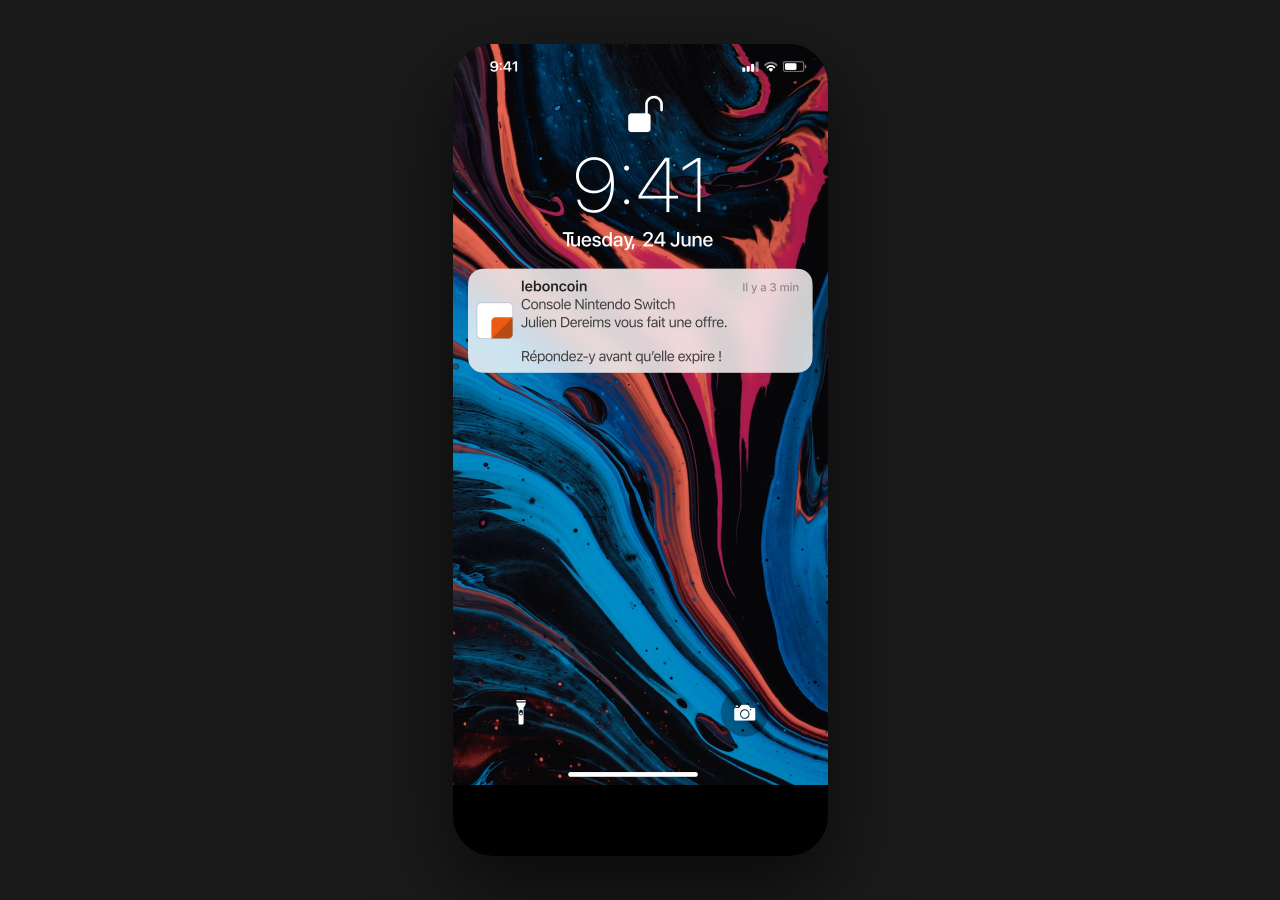
<file: notif-vendeur/screens/acheteur-1bp.html>
<!DOCTYPE html>
<html lang="fr">
<head>
<meta charset="UTF-8">
<meta name="viewport" content="width=device-width, initial-scale=1.0, maximum-scale=1.0, user-scalable=no">
<title>Flow acheteur</title>
<link rel="stylesheet" href="../tokens.css">
<link rel="stylesheet" href="../components/offer-module/offer-module.css">
<link rel="stylesheet" href="../components/price-option/price-option.css">
<link rel="stylesheet" href="../components/input-text-field/input-text-field.css">
<link rel="stylesheet" href="../components/contre-offre/contre-offre.css">
<link rel="stylesheet" href="../components/validation-message/validation-message.css">
<style>
*, *::before, *::after { box-sizing: border-box; margin: 0; padding: 0; }

html, body {
  height: 100%;
  background: var(--spark-surface);
  font-family: 'LBC Denim INK', -apple-system, BlinkMacSystemFont, 'Helvetica Neue', sans-serif;
}

/* ── Mobile first : plein écran ── */
.phone {
  position: relative;
  width: 100%;
  height: 100dvh;
  overflow: hidden;
}

/* ── Desktop : cadre téléphone ── */
@media (min-width: 600px) and (min-height: 861px) {
  body {
    display: flex;
    justify-content: center;
    align-items: center;
    background: #1a1a1a;
  }
  .phone {
    width: 375px;
    height: 812px;
    border-radius: 40px;
    box-shadow: 0 32px 80px rgba(0,0,0,.6);
    flex-shrink: 0;
  }
}

/* ── Écrans (vues) ── */
.screen {
  position: absolute;
  inset: 0;
  overflow: hidden;
}

/* ════════════════════════════════════════
   ÉCRAN 1 — HOME (lock screen)
════════════════════════════════════════ */
#screen-home {
  background: #000;
}
#screen-home .screen-bg img {
  width: 100%;
  height: auto;
  display: block;
}
.notif-hit {
  position: absolute;
  left: 4%;
  right: 4%;
  height: 0; /* positionné par JS */
  border-radius: 14px;
  cursor: pointer;
  -webkit-tap-highlight-color: rgba(255,255,255,0.06);
  transition: background .12s;
}
.notif-hit:active { background: rgba(255,255,255,0.08); }

/* ════════════════════════════════════════
   ÉCRAN 2 — MESSAGERIE BASE
════════════════════════════════════════ */
#screen-messagerie { display: none; }

/* ════════════════════════════════════════
   ÉCRAN 3 — PAIEMENT
════════════════════════════════════════ */
#screen-paiement {
  display: none;
  flex-direction: column;
  background: #fff;
}
.paiement-scroll {
  flex: 1;
  overflow-y: auto;
  -webkit-overflow-scrolling: touch;
}
.paiement-scroll img {
  width: 100%;
  height: auto;
  display: block;
}
.paiement-cta-bar {
  flex-shrink: 0;
  padding: 12px 16px calc(env(safe-area-inset-bottom, 0px) + 16px);
  background: #fff;
  border-top: 1px solid var(--spark-outline);
}
.paiement-cta {
  width: 100%;
  height: 52px;
  background: var(--spark-main);
  color: var(--spark-on-main);
  border: none;
  border-radius: var(--radius-full);
  font-family: 'LBC Denim INK', sans-serif;
  font-size: 16px;
  font-weight: 500;
  cursor: pointer;
  -webkit-tap-highlight-color: transparent;
}
.paiement-cta:active { background: var(--color-orange-700); }
/* Hitbox retour < — fixe, hors du scroll */
.paiement-back {
  position: absolute;
  top: 12px; left: 0;
  width: 72px; height: 48px;
  z-index: 2;
  cursor: pointer;
  -webkit-tap-highlight-color: transparent;
}
/* Hitbox fermeture × — fixe, hors du scroll */
.paiement-close {
  position: absolute;
  top: 12px; right: 0;
  width: 72px; height: 48px;
  z-index: 2;
  cursor: pointer;
  -webkit-tap-highlight-color: transparent;
}

.convo-bg {
  position: absolute;
  inset: 0;
}
.convo-bg img {
  width: 100%;
  height: 100%;
  object-fit: cover;
  object-position: top;
  display: block;
}

.bottom-overlay {
  position: absolute;
  left: 0; right: 0; bottom: 0;
  display: flex;
  flex-direction: column;
}
.bottom-overlay::before {
  content: '';
  display: block;
  height: 32px;
  background: linear-gradient(to bottom, transparent, var(--spark-background-variant));
  pointer-events: none;
}

/* 8px de marge de chaque côté + 8px entre module et barre de saisie */
.module-wrapper {
  background: var(--spark-background-variant);
  padding: 0 8px 8px;
}

/* ── Barre de saisie ── */
.input-bar {
  background: var(--spark-surface);
  border-top: 1px solid var(--spark-outline);
  padding: 10px 16px 24px;
  display: flex;
  align-items: center;
  gap: 10px;
}
.input-bar-add {
  width: 36px; height: 36px;
  border-radius: 50%;
  border: 1px solid var(--spark-outline);
  background: none;
  display: flex; align-items: center; justify-content: center;
  flex-shrink: 0;
}
.input-bar-field {
  flex: 1;
  height: 36px;
  border: 1px solid var(--spark-outline);
  border-radius: 999px;
  padding: 0 14px;
  font-size: 14px;
  color: var(--spark-on-background-variant);
  background: var(--spark-surface);
  display: flex; align-items: center;
}
.input-bar-send {
  width: 36px; height: 36px;
  border-radius: 50%;
  background: var(--spark-main);
  border: none;
  display: flex; align-items: center; justify-content: center;
  flex-shrink: 0;
  opacity: 0.4;
  cursor: default;
}

button, button:focus, button:focus-visible, button:active {
  outline: none !important;
  box-shadow: none !important;
  -webkit-tap-highlight-color: transparent;
}

/* ════════════════════════════════════════
   ÉCRAN 4 — PAIEMENT 2
════════════════════════════════════════ */
#screen-messagerie-validee { display: none; flex-direction: column; background: #fff; }
.validee-header { flex-shrink: 0; width: 100%; }
.validee-header img { width: 100%; height: auto; display: block; }
.validee-scroll { flex: 1; overflow-y: auto; -webkit-overflow-scrolling: touch; padding-bottom: 32px; }
.validee-scroll img { width: 100%; height: auto; display: block; }
.validee-nav { flex-shrink: 0; width: 100%; }
.validee-nav img { width: 100%; height: auto; display: block; }
.validee-back { position: absolute; top: 0; left: 0; width: 72px; height: 72px; z-index: 10; background: transparent; border: none; cursor: pointer; -webkit-tap-highlight-color: transparent; padding: 0; }

#screen-paiement2 {
  display: none;
  flex-direction: column;
  background: #fff;
}
.paiement2-cta-bar {
  flex-shrink: 0;
  padding: 12px 16px calc(env(safe-area-inset-bottom, 0px) + 16px);
  background: #fff;
  border-top: 1px solid var(--spark-outline);
}
.paiement2-nav {
  display: flex;
  gap: 8px;
  align-items: center;
  background: #fff;
  border: 1px solid #d7d3d0;
  border-radius: 999px;
  padding: 8px;
  box-shadow: 0px 10px 20px 0px rgba(0,0,0,.10);
  width: 100%;
}
.paiement2-btn-terminer {
  flex-shrink: 0;
  height: 56px;
  padding: 0 24px;
  background: none;
  border: 1px solid #d7d3d0;
  border-radius: 999px;
  font-family: 'LBC Denim INK', sans-serif;
  font-size: 14px;
  font-weight: 500;
  color: #141110;
  cursor: pointer;
  -webkit-tap-highlight-color: transparent;
}
.paiement2-btn-transactions {
  flex: 1;
  height: 56px;
  padding: 0 24px;
  background: #690b0b;
  border: none;
  border-radius: 999px;
  font-family: 'LBC Denim INK', sans-serif;
  font-size: 14px;
  font-weight: 500;
  color: #fff;
  cursor: pointer;
  -webkit-tap-highlight-color: transparent;
}

.validation-msg-price { font-weight: 600; }

/* ── Écran messagerie-offre ── */
#screen-messagerie-offre { display: none; flex-direction: column; background: #fff; }
.offre-scroll { flex: 1; overflow-y: auto; -webkit-overflow-scrolling: touch; }
.offre-scroll > img { width: 100%; height: auto; display: block; }
.offre-envoyee-card { padding: 16px 16px 120px; background: #fff; }

/* ── Écran messagerie-refus ── */
#screen-messagerie-refus { display: none; flex-direction: column; background: #fff; }
.refus-scroll { flex: 1; overflow-y: auto; -webkit-overflow-scrolling: touch; }
.refus-scroll img { width: 100%; height: auto; display: block; }
.refus-module { flex-shrink: 0; }
.refus-module::before { content: ''; display: block; height: 32px; background: linear-gradient(to bottom, transparent, var(--spark-background-variant)); pointer-events: none; }
.refus-module-inner { background: var(--spark-background-variant); padding: 0 8px 8px; }
.refus-module-inner .offer-btn-secondary,
.refus-module-inner .offer-btn-primary { padding: 8px 12px; white-space: nowrap; }

/* ── Animations ── */
@keyframes slideUp {
  from { opacity: 0; transform: translateY(14px); }
  to   { opacity: 1; transform: translateY(0); }
}
@keyframes fadeOut {
  from { opacity: 1; }
  to   { opacity: 0; }
}
@keyframes fadeIn {
  from { opacity: 0; }
  to   { opacity: 1; }
}
.anim-slide     { animation: slideUp   280ms ease-out both; }
.anim-slide-out { animation: fadeOut   120ms ease-in  both; }
.anim-sheet     { animation: slideUp   320ms ease-out both; }
.anim-sheet-out { animation: fadeOut   140ms ease-in  both; }
.anim-fade      { animation: fadeIn    250ms ease-out both; }
</style>
</head>
<body>

<div class="phone">

  <!-- ════════════════════════════════════════
       ÉCRAN 1 — HOME
  ════════════════════════════════════════ -->
  <div id="screen-home" class="screen">

    <div class="screen-bg">
      <img id="bg-home" src="../assets/images/home-screen.png" alt="Lock screen">
    </div>

    <div class="notif-hit" id="notif-hit" onclick="showScreen('messagerie')"></div>

  </div>


  <!-- ════════════════════════════════════════
       ÉCRAN 2 — MESSAGERIE BASE
  ════════════════════════════════════════ -->
  <div id="screen-messagerie" class="screen">

    <div class="convo-bg">
      <img src="../assets/images/messagerie-base.png" alt="Conversation">
    </div>

    <div class="bottom-overlay">

      <div id="module-wrapper-inner" class="module-wrapper">

        <!-- CONTRE-OFFRE (caché par défaut) -->
        <div id="contre-offre-wrap" style="display:none">
          <div class="contre-offre">

            <div class="co-header">
              <span class="co-title">Proposer un nouveau prix</span>
              <div class="co-chevron" onclick="closeCO()" style="cursor:pointer">
                <svg width="24" height="24" viewBox="0 0 24 24" fill="none">
                  <path fill-rule="evenodd" clip-rule="evenodd" d="M2.32544 7.30343C2.75935 6.89886 3.46287 6.89886 3.89679 7.30343L12 14.7836L20.1032 7.30343C20.5371 6.89886 21.2406 6.89886 21.6746 7.30343C22.1085 7.70801 22.1085 8.36396 21.6746 8.76853L13.3338 16.4702C13.1638 16.6352 12.9602 16.7671 12.7348 16.8581C12.5028 16.9517 12.2528 17 12 17C11.7472 17 11.4972 16.9517 11.2652 16.8581C11.0399 16.7671 10.8363 16.6353 10.6662 16.4702L2.32544 8.76853C1.89152 8.36396 1.89152 7.70801 2.32544 7.30343Z" fill="rgba(20,17,16,0.56)"/>
                </svg>
              </div>
            </div>

            <div class="co-price-card">
              <span class="co-last-offer">Dernière offre : 92 €</span>
              <img class="co-gauge-img" src="../assets/images/jauge-prix.png" alt="Distribution des prix">
              <div class="co-source">
                <img src="../components/icons/alert-info.svg" alt="" width="16" height="16">
                <a href="#">Comment est calculée la fourchette de prix ?</a>
              </div>
              <div class="co-my-offer">
                <span class="co-my-offer-title">Mon offre</span>
                <div class="co-radio-group">
                  <div class="price-option" onclick="selectPrice(this,'option1')">
                    <div class="price-option-content">
                      <span class="price-option-title">86,25 €</span>
                      <span class="price-option-subtitle">Réduction de 25%</span>
                    </div>
                  </div>
                  <div class="price-option selected" onclick="selectPrice(this,'option2')">
                    <div class="price-option-content">
                      <span class="price-option-title">80,25 €</span>
                      <span class="price-option-subtitle">Réduction de 30%</span>
                    </div>
                  </div>
                  <div class="price-option" onclick="selectPrice(this,'other')">
                    <div class="price-option-content">
                      <span class="price-option-title">Autre prix</span>
                    </div>
                  </div>
                </div>
                <div class="co-custom-input" id="custom-input">
                  <div class="itf-wrapper">
                    <label class="itf-label" for="prix-libre">Proposer un prix (obligatoire)</label>
                    <div class="itf-field">
                      <input class="itf-input" type="text" id="prix-libre" inputmode="decimal" placeholder="ex : 78" oninput="updateCTAState('other')">
                      <div class="itf-separator"></div>
                      <span class="itf-suffix">€</span>
                    </div>
                  </div>
                </div>
              </div>
            </div>

            <button class="co-cta" id="btn-envoyer" onclick="sendOffer()">Envoyer</button>

          </div>
        </div><!-- /contre-offre-wrap -->


        <!-- OFFER MODULE — 3 états -->
        <div id="offer-module-wrap">

          <!-- ÉTAT OUVERT -->
          <div id="state-open" class="offer-module">
            <div class="offer-header">
              <div class="offer-seller">
                <img class="offer-avatar" src="../assets/images/avatar-julien.png" alt="Julien Dereims">
                <div class="offer-seller-meta">
                  <span class="offer-seller-name">Julien Dereims</span>
                  <span class="offer-seller-star">★</span>
                  <span>3,8</span>
                  <span class="offer-seller-label">vous fait une offre</span>
                </div>
              </div>
              <div class="offer-chevron" onclick="toggleClosed()" style="cursor:pointer">
                <svg width="24" height="24" viewBox="0 0 24 24" fill="none">
                  <path fill-rule="evenodd" clip-rule="evenodd" d="M2.32544 7.30343C2.75935 6.89886 3.46287 6.89886 3.89679 7.30343L12 14.7836L20.1032 7.30343C20.5371 6.89886 21.2406 6.89886 21.6746 7.30343C22.1085 7.70801 22.1085 8.36396 21.6746 8.76853L13.3338 16.4702C13.1638 16.6352 12.9602 16.7671 12.7348 16.8581C12.5028 16.9517 12.2528 17 12 17C11.7472 17 11.4972 16.9517 11.2652 16.8581C11.0399 16.7671 10.8363 16.6353 10.6662 16.4702L2.32544 8.76853C1.89152 8.36396 1.89152 7.70801 2.32544 7.30343Z" fill="rgba(20,17,16,0.56)"/>
                </svg>
              </div>
            </div>
            <div class="offer-price-card">
              <div class="offer-price-row">
                <div class="offer-price-left">
                  <div>
                    <span class="offer-price-main">92€</span>
                    <span class="offer-price-original"> au lieu de 115€</span>
                  </div>
                  <div class="offer-price-discount">Soit 20% du prix (- 23€)</div>

                </div>
                <div class="offer-badge">⏱ 42h restantes</div>
              </div>
              <img class="offer-histogram-img" src="../assets/images/jauge-prix.png" alt="Distribution des prix" style="width:100%;height:auto;display:block;">
              <div class="offer-source">
                <img class="source-icon" src="../components/icons/alert-info.svg" alt="" width="16" height="16">
                <a href="#">Comment est calculée la fourchette de prix ?</a>
              </div>
            </div>
            <div class="offer-ctas">
              <button class="offer-btn-secondary" onclick="setModuleState('state-autres-options')">Autres options</button>
              <button class="offer-btn-primary" onclick="showScreen('paiement')">Accepter</button>
            </div>
          </div><!-- /state-open -->


          <!-- ÉTAT AUTRES OPTIONS -->
          <div id="state-autres-options" class="offer-module" style="display:none">
            <div class="offer-header">
              <div class="offer-seller">
                <img class="offer-avatar" src="../assets/images/avatar-julien.png" alt="Julien Dereims">
                <div class="offer-seller-meta">
                  <span class="offer-seller-name">Julien Dereims</span>
                  <span class="offer-seller-star">★</span>
                  <span>3,8</span>
                  <span class="offer-seller-label">vous fait une offre</span>
                </div>
              </div>
              <div class="offer-chevron" onclick="setModuleState('state-open')" style="cursor:pointer">
                <svg width="24" height="24" viewBox="0 0 24 24" fill="none">
                  <path fill-rule="evenodd" clip-rule="evenodd" d="M2.32544 7.30343C2.75935 6.89886 3.46287 6.89886 3.89679 7.30343L12 14.7836L20.1032 7.30343C20.5371 6.89886 21.2406 6.89886 21.6746 7.30343C22.1085 7.70801 22.1085 8.36396 21.6746 8.76853L13.3338 16.4702C13.1638 16.6352 12.9602 16.7671 12.7348 16.8581C12.5028 16.9517 12.2528 17 12 17C11.7472 17 11.4972 16.9517 11.2652 16.8581C11.0399 16.7671 10.8363 16.6353 10.6662 16.4702L2.32544 8.76853C1.89152 8.36396 1.89152 7.70801 2.32544 7.30343Z" fill="rgba(20,17,16,0.56)"/>
                </svg>
              </div>
            </div>
            <div class="offer-price-card">
              <div class="offer-price-row">
                <div class="offer-price-left">
                  <div>
                    <span class="offer-price-main">92€</span>
                    <span class="offer-price-original"> au lieu de 115€</span>
                  </div>
                  <div class="offer-price-discount">Soit 20% du prix (- 23€)</div>

                </div>
                <div class="offer-badge">⏱ 42h restantes</div>
              </div>
              <img class="offer-histogram-img" src="../assets/images/jauge-prix.png" alt="Distribution des prix" style="width:100%;height:auto;display:block;">
              <div class="offer-source">
                <img class="source-icon" src="../components/icons/alert-info.svg" alt="" width="16" height="16">
                <a href="#">Comment est calculée la fourchette de prix ?</a>
              </div>
            </div>
            <div class="offer-ctas">
              <button class="offer-btn-support" onclick="contreOffreOrigin='messagerie'; setModuleState('contre-offre')">Faire une offre</button>
              <button class="offer-btn-primary" onclick="showScreen('paiement')">Accepter</button>
            </div>
            <div class="offer-cta-link">
              <button class="offer-btn-text" onclick="showScreen('messagerie-refus')">Refuser</button>
            </div>
          </div><!-- /state-autres-options -->


          <!-- ÉTAT FERMÉ -->
          <div id="state-closed" class="offer-module" style="display:none">
            <div class="offer-closed-row">
              <div class="offer-closed-price">
                <span class="offer-closed-price-main">92€</span>
                <span class="offer-closed-price-sub">au lieu de 115€</span>
              </div>
              <button class="offer-closed-btn-accept" onclick="showScreen('paiement')">Accepter</button>
              <div class="offer-chevron offer-chevron--up" onclick="toggleClosed()" style="cursor:pointer">
                <svg width="24" height="24" viewBox="0 0 24 24" fill="none">
                  <path fill-rule="evenodd" clip-rule="evenodd" d="M2.32544 7.30343C2.75935 6.89886 3.46287 6.89886 3.89679 7.30343L12 14.7836L20.1032 7.30343C20.5371 6.89886 21.2406 6.89886 21.6746 7.30343C22.1085 7.70801 22.1085 8.36396 21.6746 8.76853L13.3338 16.4702C13.1638 16.6352 12.9602 16.7671 12.7348 16.8581C12.5028 16.9517 12.2528 17 12 17C11.7472 17 11.4972 16.9517 11.2652 16.8581C11.0399 16.7671 10.8363 16.6353 10.6662 16.4702L2.32544 8.76853C1.89152 8.36396 1.89152 7.70801 2.32544 7.30343Z" fill="rgba(20,17,16,0.56)"/>
                </svg>
              </div>
            </div>
          </div><!-- /state-closed -->

        </div><!-- /offer-module-wrap -->

      </div><!-- /module-wrapper -->

      <div class="input-bar">
        <div class="input-bar-add">
          <svg width="16" height="16" viewBox="0 0 16 16" fill="none">
            <path d="M8 2v12M2 8h12" stroke="#706e6e" stroke-width="1.5" stroke-linecap="round"/>
          </svg>
        </div>
        <div class="input-bar-field">Écrivez votre message</div>
        <div class="input-bar-send">
          <svg width="16" height="16" viewBox="0 0 16 16" fill="none">
            <path d="M13.5 8L2.5 3l2 5-2 5 11-5z" fill="#fff"/>
          </svg>
        </div>
      </div>

    </div><!-- /bottom-overlay -->

  </div><!-- /screen-messagerie -->


  <!-- ════════════════════════════════════════
       ÉCRAN 3 — PAIEMENT
  ════════════════════════════════════════ -->
  <div id="screen-paiement" class="screen">

    <!-- Retour < et fermeture × (par-dessus le scroll) -->
    <div class="paiement-back"  onclick="showScreen('messagerie')"></div>
    <div class="paiement-close" onclick="showScreen('messagerie')"></div>

    <div class="paiement-scroll">
      <img src="../assets/images/paiement-1.png" alt="Paiement">
    </div>

    <div class="paiement-cta-bar">
      <button class="paiement-cta" onclick="showScreen('paiement2')">Payer 100,59 €</button>
    </div>

  </div><!-- /screen-paiement -->


  <!-- ════════════════════════════════════════
       ÉCRAN 4 — PAIEMENT 2
  ════════════════════════════════════════ -->
  <div id="screen-paiement2" class="screen">

    <div class="paiement-scroll">
      <img src="../assets/images/paiement-2.png" alt="Paiement confirmé">
    </div>

    <div class="paiement2-cta-bar">
      <div class="paiement2-nav">
        <button class="paiement2-btn-terminer" onclick="showScreen('messagerie-validee')">Terminer</button>
        <button class="paiement2-btn-transactions">Voir mes transactions</button>
      </div>
    </div>

  </div><!-- /screen-paiement2 -->


  <!-- ════════════════════════════════════════
       ÉCRAN 5 — MESSAGERIE TRANSACTION VALIDÉE
  ════════════════════════════════════════ -->
  <div id="screen-messagerie-validee" class="screen">
    <div class="validee-header">
      <img src="../assets/images/header-messagerie.png" alt="Header messagerie">
    </div>
    <div class="validee-scroll">
      <img src="../assets/images/corps-messagerie-validee.png" alt="Conversation">
    </div>
    <div class="validee-nav">
      <img src="../assets/images/nav-barre-messagerie.png" alt="Nav barre">
    </div>
    <button class="validee-back" onclick="showScreen('home')"></button>
  </div><!-- /screen-messagerie-validee -->


  <!-- ════════════════════════════════════════
       ÉCRAN 6 — MESSAGERIE OFFRE ENVOYÉE
  ════════════════════════════════════════ -->
  <div id="screen-messagerie-offre" class="screen">

    <button class="validee-back" onclick="showScreen('home')"></button>

    <div class="validee-header">
      <img src="../assets/images/header-messagerie.png" alt="Header">
    </div>

    <div class="offre-scroll">
      <img src="../assets/images/corps-messagerie-offre.png" alt="Conversation">
      <div class="offre-envoyee-card">
        <div class="validation-msg">
          <div class="validation-msg-title">Offre envoyée !</div>
          <div class="validation-msg-subtitle">
            Julien Dereims a 48h pour répondre à votre offre de <span class="validation-msg-price" id="offre-prix">80,25 €</span>.
          </div>
        </div>
      </div>
    </div>

    <div class="refus-module">
      <div class="refus-module-inner">
        <div class="offer-module">
          <div class="offer-closed-row">
            <button class="offer-btn-primary" style="flex:1" onclick="contreOffreOrigin='messagerie-offre'; showScreen('messagerie'); setModuleState('contre-offre')">Modifier mon offre</button>
            <div class="offer-chevron offer-chevron--up">
              <svg width="24" height="24" viewBox="0 0 24 24" fill="none"><path fill-rule="evenodd" clip-rule="evenodd" d="M2.32544 7.30343C2.75935 6.89886 3.46287 6.89886 3.89679 7.30343L12 14.7836L20.1032 7.30343C20.5371 6.89886 21.2406 6.89886 21.6746 7.30343C22.1085 7.70801 22.1085 8.36396 21.6746 8.76853L13.3338 16.4702C13.1638 16.6352 12.9602 16.7671 12.7348 16.8581C12.5028 16.9517 12.2528 17 12 17C11.7472 17 11.4972 16.9517 11.2652 16.8581C11.0399 16.7671 10.8363 16.6353 10.6662 16.4702L2.32544 8.76853C1.89152 8.36396 1.89152 7.70801 2.32544 7.30343Z" fill="rgba(20,17,16,0.56)"/></svg>
            </div>
          </div>
        </div>
      </div>
    </div>

    <div class="validee-nav">
      <img src="../assets/images/nav-barre-messagerie.png" alt="Nav barre">
    </div>

  </div><!-- /screen-messagerie-offre -->


  <!-- ════════════════════════════════════════
       ÉCRAN 7 — MESSAGERIE OFFRE REFUSÉE
  ════════════════════════════════════════ -->
  <div id="screen-messagerie-refus" class="screen">

    <button class="validee-back" onclick="showScreen('home')"></button>

    <div class="validee-header">
      <img src="../assets/images/header-messagerie.png" alt="Header">
    </div>

    <div class="refus-scroll">
      <img src="../assets/images/corps-messagerie-refus.png" alt="Conversation">
    </div>

    <div class="refus-module">
      <div class="refus-module-inner">
        <div class="offer-module">
          <div class="offer-closed-row">
            <button class="offer-btn-primary" style="flex:1" onclick="contreOffreOrigin='messagerie-refus'; showScreen('messagerie'); setModuleState('contre-offre')">Faire une offre</button>
            <div class="offer-chevron offer-chevron--up" onclick="contreOffreOrigin='messagerie-refus'; showScreen('messagerie'); setModuleState('contre-offre');" style="cursor:pointer">
              <svg width="24" height="24" viewBox="0 0 24 24" fill="none">
                <path fill-rule="evenodd" clip-rule="evenodd" d="M2.32544 7.30343C2.75935 6.89886 3.46287 6.89886 3.89679 7.30343L12 14.7836L20.1032 7.30343C20.5371 6.89886 21.2406 6.89886 21.6746 7.30343C22.1085 7.70801 22.1085 8.36396 21.6746 8.76853L13.3338 16.4702C13.1638 16.6352 12.9602 16.7671 12.7348 16.8581C12.5028 16.9517 12.2528 17 12 17C11.7472 17 11.4972 16.9517 11.2652 16.8581C11.0399 16.7671 10.8363 16.6353 10.6662 16.4702L2.32544 8.76853C1.89152 8.36396 1.89152 7.70801 2.32544 7.30343Z" fill="rgba(20,17,16,0.56)"/>
              </svg>
            </div>
          </div>
        </div>
      </div>
    </div>

    <div class="validee-nav">
      <img src="../assets/images/nav-barre-messagerie.png" alt="Nav barre">
    </div>

  </div><!-- /screen-messagerie-refus -->

</div><!-- /phone -->

<script>
function animate(el, cls) {
  el.classList.remove(cls);
  void el.offsetWidth; // force reflow
  el.classList.add(cls);
}

var contreOffreOrigin = 'messagerie';

var SCREEN_DISPLAY = { home: 'block', messagerie: 'block', paiement: 'flex', paiement2: 'flex', 'messagerie-validee': 'flex', 'messagerie-offre': 'flex', 'messagerie-refus': 'flex' };
function showScreen(name) {
  Object.keys(SCREEN_DISPLAY).forEach(function(s) {
    document.getElementById('screen-' + s).style.display = 'none';
  });
  var el = document.getElementById('screen-' + name);
  el.style.display = SCREEN_DISPLAY[name];
  animate(el, 'anim-fade');
  if (name === 'home') {
    setModuleState('state-open');
    document.getElementById('custom-input').classList.remove('visible');
    document.querySelectorAll('#contre-offre-wrap .price-option').forEach(function(c) { c.classList.remove('selected'); });
    document.querySelector('#contre-offre-wrap .price-option:nth-child(2)').classList.add('selected');
    document.getElementById('prix-libre').value = '';
    document.getElementById('btn-envoyer').disabled = false;
  }
  if (name === 'messagerie-validee') {
    var scrollEl = el.querySelector('.validee-scroll');
    var imgEl = scrollEl.querySelector('img');
    function scrollToBottom() { scrollEl.scrollTop = scrollEl.scrollHeight; }
    if (imgEl.complete) { scrollToBottom(); } else { imgEl.addEventListener('load', scrollToBottom, { once: true }); }
  }
  if (name === 'messagerie-refus') {
    var refusScroll = el.querySelector('.refus-scroll');
    var refusImg = refusScroll.querySelector('img');
    function scrollRefusBottom() { refusScroll.scrollTop = refusScroll.scrollHeight; }
    if (refusImg.complete) { scrollRefusBottom(); } else { refusImg.addEventListener('load', scrollRefusBottom, { once: true }); }
  }
  if (name === 'messagerie-offre') {
    var offreScroll = el.querySelector('.offre-scroll');
    var offreImg = offreScroll.querySelector('img');
    function centerCard() {
      var card = el.querySelector('.offre-envoyee-card');
      var cardTop = card.offsetTop;
      var cardH = card.offsetHeight;
      offreScroll.scrollTop = cardTop - (offreScroll.clientHeight - cardH) / 2;
    }
    if (offreImg.complete) { centerCard(); } else { offreImg.addEventListener('load', centerCard, { once: true }); }
  }
}

var EXIT_DURATION = 140;
var _pendingModuleTimer = null;
var _moduleState = 'state-open';
var ALL_ANIM_CLS = ['anim-slide', 'anim-slide-out', 'anim-sheet', 'anim-sheet-out'];

function clearAllAnims() {
  var ids = ['state-open', 'state-autres-options', 'state-closed', 'contre-offre-wrap'];
  ids.forEach(function(id) {
    var el = document.getElementById(id);
    ALL_ANIM_CLS.forEach(function(c) { el.classList.remove(c); });
  });
}

function setModuleState(state) {
  var coWrap = document.getElementById('contre-offre-wrap');
  var moduleWrap = document.getElementById('offer-module-wrap');
  var stateIds = ['state-open', 'state-autres-options', 'state-closed'];

  // Annule le timer en cours + nettoie toutes les classes d'animation
  if (_pendingModuleTimer !== null) {
    clearTimeout(_pendingModuleTimer);
    _pendingModuleTimer = null;
    clearAllAnims();
    stateIds.forEach(function(id) { document.getElementById(id).style.display = 'none'; });
    coWrap.style.display = 'none';
  }

  _moduleState = state;

  var currentEl = null;
  var isSheet = false;
  if (coWrap.style.display === 'block') {
    currentEl = coWrap;
    isSheet = true;
  } else {
    stateIds.forEach(function(id) {
      var el = document.getElementById(id);
      if (el.style.display === 'flex') currentEl = el;
    });
  }

  function showNew() {
    // Nettoie toutes les classes anim avant d'entrer — évite les conflits CSS
    clearAllAnims();
    if (state === 'contre-offre') {
      moduleWrap.style.display = 'none';
      coWrap.style.display = 'block';
      animate(coWrap, 'anim-sheet');
    } else {
      moduleWrap.style.display = 'block';
      coWrap.style.display = 'none';
      stateIds.forEach(function(id) { document.getElementById(id).style.display = 'none'; });
      var el = document.getElementById(state);
      el.style.display = 'flex';
      animate(el, 'anim-slide');
    }
  }

  if (currentEl) {
    var exitEl = currentEl;
    animate(exitEl, isSheet ? 'anim-sheet-out' : 'anim-slide-out');
    _pendingModuleTimer = setTimeout(function() {
      _pendingModuleTimer = null;
      exitEl.style.display = 'none';
      showNew();
    }, EXIT_DURATION);
  } else {
    showNew();
  }
}

function sendOffer() {
  var price = '80,25 €';
  var customInput = document.getElementById('custom-input');
  if (customInput && customInput.classList.contains('visible')) {
    var val = document.getElementById('prix-libre').value.trim();
    if (val) price = val + ' €';
  } else {
    var sel = document.querySelector('#contre-offre-wrap .price-option.selected .price-option-title');
    if (sel) price = sel.textContent.trim();
  }
  document.getElementById('offre-prix').textContent = price;
  showScreen('messagerie-offre');
}

function closeCO() {
  if (contreOffreOrigin === 'messagerie-refus') {
    showScreen('messagerie-refus');
  } else if (contreOffreOrigin === 'messagerie-offre') {
    showScreen('messagerie-offre');
  } else {
    setModuleState('state-closed');
  }
}

function toggleClosed() {
  if (_moduleState === 'state-closed') {
    setModuleState('state-open');
  } else {
    setModuleState('state-closed');
  }
}

function updateCTAState(selectedKey) {
  var btn = document.getElementById('btn-envoyer');
  if (selectedKey === 'other') {
    var val = document.getElementById('prix-libre').value.trim();
    btn.disabled = val === '';
  } else {
    btn.disabled = false;
  }
}

function selectPrice(card, key) {
  document.querySelectorAll('#contre-offre-wrap .price-option').forEach(function(c) {
    c.classList.remove('selected');
  });
  card.classList.add('selected');
  document.getElementById('custom-input').classList.toggle('visible', key === 'other');
  updateCTAState(key);
}

// Position de la hitbox notification (31%–43% de la hauteur de l'image)
var NOTIF_TOP_PCT    = 0.310;
var NOTIF_HEIGHT_PCT = 0.120;
function positionHitbox() {
  var img = document.getElementById('bg-home');
  var hit = document.getElementById('notif-hit');
  var h   = img.offsetHeight;
  hit.style.top    = (h * NOTIF_TOP_PCT)    + 'px';
  hit.style.height = (h * NOTIF_HEIGHT_PCT) + 'px';
}
var bgImg = document.getElementById('bg-home');
if (bgImg.complete) { positionHitbox(); } else { bgImg.addEventListener('load', positionHitbox); }
window.addEventListener('resize', positionHitbox);
</script>

</body>
</html>
</file>
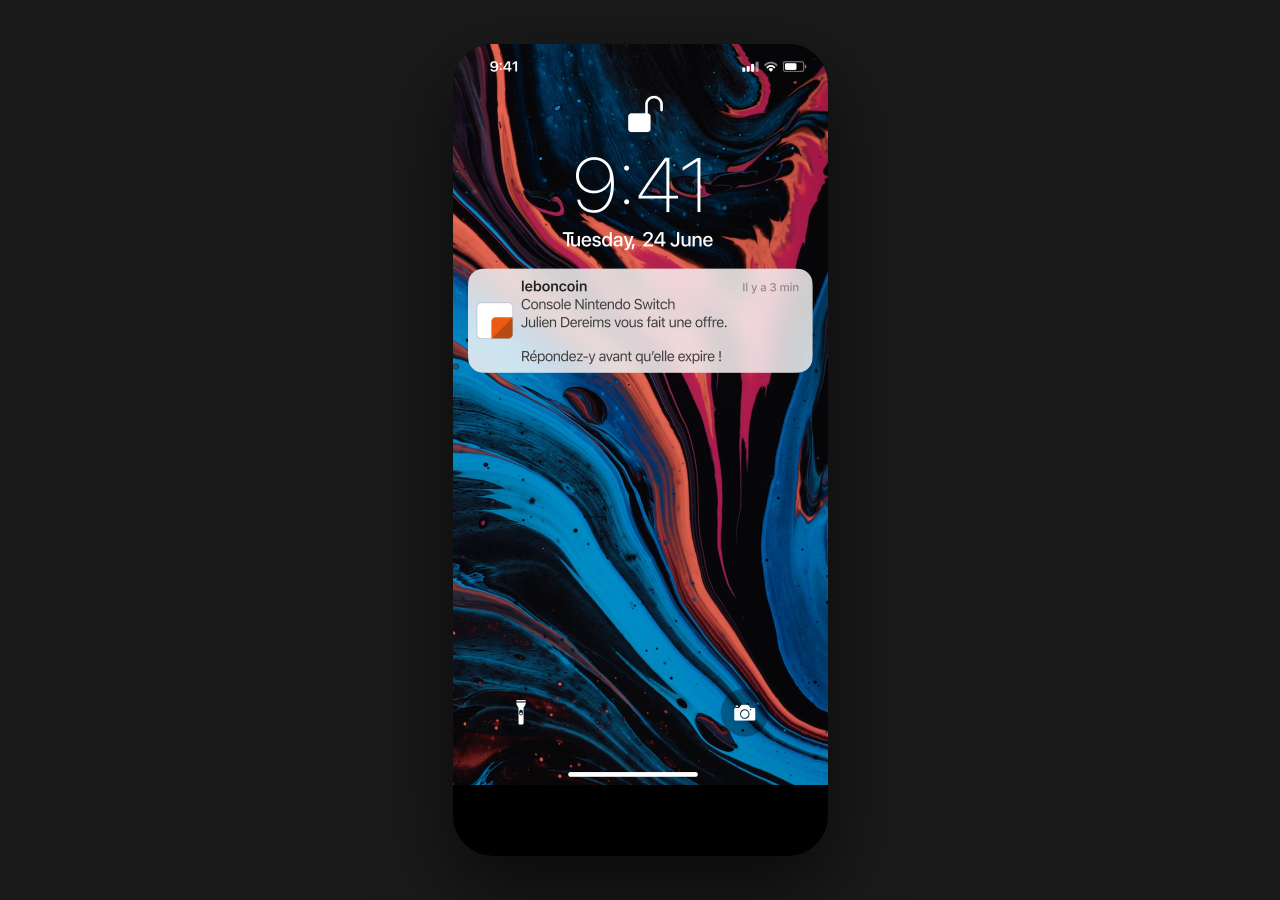
<file: notif-vendeur/screens/acheteur-2pb.html>
<!DOCTYPE html>
<html lang="fr">
<head>
<meta charset="UTF-8">
<meta name="viewport" content="width=device-width, initial-scale=1.0, maximum-scale=1.0, user-scalable=no">
<title>Flow acheteur</title>
<link rel="stylesheet" href="../tokens.css">
<link rel="stylesheet" href="../components/offer-module/offer-module.css">
<link rel="stylesheet" href="../components/price-option/price-option.css">
<link rel="stylesheet" href="../components/input-text-field/input-text-field.css">
<link rel="stylesheet" href="../components/contre-offre/contre-offre.css">
<link rel="stylesheet" href="../components/validation-message/validation-message.css">
<style>
*, *::before, *::after { box-sizing: border-box; margin: 0; padding: 0; }

html, body {
  height: 100%;
  background: var(--spark-surface);
  font-family: 'LBC Denim INK', -apple-system, BlinkMacSystemFont, 'Helvetica Neue', sans-serif;
}

/* ── Mobile first : plein écran ── */
.phone {
  position: relative;
  width: 100%;
  height: 100dvh;
  overflow: hidden;
}

/* ── Desktop : cadre téléphone ── */
@media (min-width: 600px) and (min-height: 861px) {
  body {
    display: flex;
    justify-content: center;
    align-items: center;
    background: #1a1a1a;
  }
  .phone {
    width: 375px;
    height: 812px;
    border-radius: 40px;
    box-shadow: 0 32px 80px rgba(0,0,0,.6);
    flex-shrink: 0;
  }
}

/* ── Écrans (vues) ── */
.screen {
  position: absolute;
  inset: 0;
  overflow: hidden;
}

/* ════════════════════════════════════════
   ÉCRAN 1 — HOME (lock screen)
════════════════════════════════════════ */
#screen-home {
  background: #000;
}
#screen-home .screen-bg img {
  width: 100%;
  height: auto;
  display: block;
}
.notif-hit {
  position: absolute;
  left: 4%;
  right: 4%;
  height: 0; /* positionné par JS */
  border-radius: 14px;
  cursor: pointer;
  -webkit-tap-highlight-color: rgba(255,255,255,0.06);
  transition: background .12s;
}
.notif-hit:active { background: rgba(255,255,255,0.08); }

/* ════════════════════════════════════════
   ÉCRAN 2 — MESSAGERIE BASE
════════════════════════════════════════ */
#screen-messagerie { display: none; }

/* ════════════════════════════════════════
   ÉCRAN 3 — PAIEMENT
════════════════════════════════════════ */
#screen-paiement {
  display: none;
  flex-direction: column;
  background: #fff;
}
.paiement-scroll {
  flex: 1;
  overflow-y: auto;
  -webkit-overflow-scrolling: touch;
}
.paiement-scroll img {
  width: 100%;
  height: auto;
  display: block;
}
.paiement-cta-bar {
  flex-shrink: 0;
  padding: 12px 16px calc(env(safe-area-inset-bottom, 0px) + 16px);
  background: #fff;
  border-top: 1px solid var(--spark-outline);
}
.paiement-cta {
  width: 100%;
  height: 52px;
  background: var(--spark-main);
  color: var(--spark-on-main);
  border: none;
  border-radius: var(--radius-full);
  font-family: 'LBC Denim INK', sans-serif;
  font-size: 16px;
  font-weight: 500;
  cursor: pointer;
  -webkit-tap-highlight-color: transparent;
}
.paiement-cta:active { background: var(--color-orange-700); }
/* Hitbox retour < — fixe, hors du scroll */
.paiement-back {
  position: absolute;
  top: 12px; left: 0;
  width: 72px; height: 48px;
  z-index: 2;
  cursor: pointer;
  -webkit-tap-highlight-color: transparent;
}
/* Hitbox fermeture × — fixe, hors du scroll */
.paiement-close {
  position: absolute;
  top: 12px; right: 0;
  width: 72px; height: 48px;
  z-index: 2;
  cursor: pointer;
  -webkit-tap-highlight-color: transparent;
}

.convo-bg {
  position: absolute;
  inset: 0;
}
.convo-bg img {
  width: 100%;
  height: 100%;
  object-fit: cover;
  object-position: top;
  display: block;
}

.bottom-overlay {
  position: absolute;
  left: 0; right: 0; bottom: 0;
  display: flex;
  flex-direction: column;
}
.bottom-overlay::before {
  content: '';
  display: block;
  height: 32px;
  background: linear-gradient(to bottom, transparent, var(--spark-background-variant));
  pointer-events: none;
}

/* 8px de marge de chaque côté + 8px entre module et barre de saisie */
.module-wrapper {
  background: var(--spark-background-variant);
  padding: 0 8px 8px;
}

/* ── Barre de saisie ── */
.input-bar {
  background: var(--spark-surface);
  border-top: 1px solid var(--spark-outline);
  padding: 10px 16px 24px;
  display: flex;
  align-items: center;
  gap: 10px;
}
.input-bar-add {
  width: 36px; height: 36px;
  border-radius: 50%;
  border: 1px solid var(--spark-outline);
  background: none;
  display: flex; align-items: center; justify-content: center;
  flex-shrink: 0;
}
.input-bar-field {
  flex: 1;
  height: 36px;
  border: 1px solid var(--spark-outline);
  border-radius: 999px;
  padding: 0 14px;
  font-size: 14px;
  color: var(--spark-on-background-variant);
  background: var(--spark-surface);
  display: flex; align-items: center;
}
.input-bar-send {
  width: 36px; height: 36px;
  border-radius: 50%;
  background: var(--spark-main);
  border: none;
  display: flex; align-items: center; justify-content: center;
  flex-shrink: 0;
  opacity: 0.4;
  cursor: default;
}

button, button:focus, button:focus-visible, button:active {
  outline: none !important;
  box-shadow: none !important;
  -webkit-tap-highlight-color: transparent;
}

/* ════════════════════════════════════════
   ÉCRAN 4 — PAIEMENT 2
════════════════════════════════════════ */
#screen-messagerie-validee { display: none; flex-direction: column; background: #fff; }
.validee-header { flex-shrink: 0; width: 100%; }
.validee-header img { width: 100%; height: auto; display: block; }
.validee-scroll { flex: 1; overflow-y: auto; -webkit-overflow-scrolling: touch; padding-bottom: 32px; }
.validee-scroll img { width: 100%; height: auto; display: block; }
.validee-nav { flex-shrink: 0; width: 100%; }
.validee-nav img { width: 100%; height: auto; display: block; }
.validee-back { position: absolute; top: 0; left: 0; width: 72px; height: 72px; z-index: 10; background: transparent; border: none; cursor: pointer; -webkit-tap-highlight-color: transparent; padding: 0; }

#screen-paiement2 {
  display: none;
  flex-direction: column;
  background: #fff;
}
.paiement2-cta-bar {
  flex-shrink: 0;
  padding: 12px 16px calc(env(safe-area-inset-bottom, 0px) + 16px);
  background: #fff;
  border-top: 1px solid var(--spark-outline);
}
.paiement2-nav {
  display: flex;
  gap: 8px;
  align-items: center;
  background: #fff;
  border: 1px solid #d7d3d0;
  border-radius: 999px;
  padding: 8px;
  box-shadow: 0px 10px 20px 0px rgba(0,0,0,.10);
  width: 100%;
}
.paiement2-btn-terminer {
  flex-shrink: 0;
  height: 56px;
  padding: 0 24px;
  background: none;
  border: 1px solid #d7d3d0;
  border-radius: 999px;
  font-family: 'LBC Denim INK', sans-serif;
  font-size: 14px;
  font-weight: 500;
  color: #141110;
  cursor: pointer;
  -webkit-tap-highlight-color: transparent;
}
.paiement2-btn-transactions {
  flex: 1;
  height: 56px;
  padding: 0 24px;
  background: #690b0b;
  border: none;
  border-radius: 999px;
  font-family: 'LBC Denim INK', sans-serif;
  font-size: 14px;
  font-weight: 500;
  color: #fff;
  cursor: pointer;
  -webkit-tap-highlight-color: transparent;
}

.validation-msg-price { font-weight: 600; }

/* ── Écran messagerie-offre ── */
#screen-messagerie-offre { display: none; flex-direction: column; background: #fff; }
.offre-scroll { flex: 1; overflow-y: auto; -webkit-overflow-scrolling: touch; }
.offre-scroll > img { width: 100%; height: auto; display: block; }
.offre-envoyee-card { padding: 16px 16px 120px; background: #fff; }

/* ── Écran messagerie-refus ── */
#screen-messagerie-refus { display: none; flex-direction: column; background: #fff; }
.refus-scroll { flex: 1; overflow-y: auto; -webkit-overflow-scrolling: touch; }
.refus-scroll img { width: 100%; height: auto; display: block; }
.refus-module { flex-shrink: 0; }
.refus-module::before { content: ''; display: block; height: 32px; background: linear-gradient(to bottom, transparent, var(--spark-background-variant)); pointer-events: none; }
.refus-module-inner { background: var(--spark-background-variant); padding: 0 8px 8px; }
.refus-module-inner .offer-btn-secondary,
.refus-module-inner .offer-btn-primary { padding: 8px 12px; white-space: nowrap; }

/* ── Animations ── */
@keyframes slideUp {
  from { opacity: 0; transform: translateY(14px); }
  to   { opacity: 1; transform: translateY(0); }
}
@keyframes fadeOut {
  from { opacity: 1; }
  to   { opacity: 0; }
}
@keyframes fadeIn {
  from { opacity: 0; }
  to   { opacity: 1; }
}
.anim-slide     { animation: slideUp   280ms ease-out both; }
.anim-slide-out { animation: fadeOut   120ms ease-in  both; }
.anim-sheet     { animation: slideUp   320ms ease-out both; }
.anim-sheet-out { animation: fadeOut   140ms ease-in  both; }
.anim-fade      { animation: fadeIn    250ms ease-out both; }
</style>
</head>
<body>

<div class="phone">

  <!-- ════════════════════════════════════════
       ÉCRAN 1 — HOME
  ════════════════════════════════════════ -->
  <div id="screen-home" class="screen">

    <div class="screen-bg">
      <img id="bg-home" src="../assets/images/home-screen.png" alt="Lock screen">
    </div>

    <div class="notif-hit" id="notif-hit" onclick="showScreen('messagerie')"></div>

  </div>


  <!-- ════════════════════════════════════════
       ÉCRAN 2 — MESSAGERIE BASE
  ════════════════════════════════════════ -->
  <div id="screen-messagerie" class="screen">

    <div class="convo-bg">
      <img src="../assets/images/messagerie-base-87.png" alt="Conversation">
    </div>

    <div class="bottom-overlay">

      <div id="module-wrapper-inner" class="module-wrapper">

        <!-- CONTRE-OFFRE (caché par défaut) -->
        <div id="contre-offre-wrap" style="display:none">
          <div class="contre-offre">

            <div class="co-header">
              <span class="co-title">Proposer un nouveau prix</span>
              <div class="co-chevron" onclick="closeCO()" style="cursor:pointer">
                <svg width="24" height="24" viewBox="0 0 24 24" fill="none">
                  <path fill-rule="evenodd" clip-rule="evenodd" d="M2.32544 7.30343C2.75935 6.89886 3.46287 6.89886 3.89679 7.30343L12 14.7836L20.1032 7.30343C20.5371 6.89886 21.2406 6.89886 21.6746 7.30343C22.1085 7.70801 22.1085 8.36396 21.6746 8.76853L13.3338 16.4702C13.1638 16.6352 12.9602 16.7671 12.7348 16.8581C12.5028 16.9517 12.2528 17 12 17C11.7472 17 11.4972 16.9517 11.2652 16.8581C11.0399 16.7671 10.8363 16.6353 10.6662 16.4702L2.32544 8.76853C1.89152 8.36396 1.89152 7.70801 2.32544 7.30343Z" fill="rgba(20,17,16,0.56)"/>
                </svg>
              </div>
            </div>

            <div class="co-price-card">
              <span class="co-last-offer">Dernière offre : 87 €</span>
              <img class="co-gauge-img" src="../assets/images/jauge-prix-bas.png" alt="Distribution des prix">
              <div class="co-source">
                <img src="../components/icons/alert-info.svg" alt="" width="16" height="16">
                <a href="#">Comment est calculée la fourchette de prix ?</a>
              </div>
              <div class="co-my-offer">
                <span class="co-my-offer-title">Mon offre</span>
                <div class="co-radio-group">
                  <div class="price-option" onclick="selectPrice(this,'option1')">
                    <div class="price-option-content">
                      <span class="price-option-title">86,25 €</span>
                      <span class="price-option-subtitle">Réduction de 25%</span>
                    </div>
                  </div>
                  <div class="price-option selected" onclick="selectPrice(this,'option2')">
                    <div class="price-option-content">
                      <span class="price-option-title">80,25 €</span>
                      <span class="price-option-subtitle">Réduction de 30%</span>
                    </div>
                  </div>
                  <div class="price-option" onclick="selectPrice(this,'other')">
                    <div class="price-option-content">
                      <span class="price-option-title">Autre prix</span>
                    </div>
                  </div>
                </div>
                <div class="co-custom-input" id="custom-input">
                  <div class="itf-wrapper">
                    <label class="itf-label" for="prix-libre">Proposer un prix (obligatoire)</label>
                    <div class="itf-field">
                      <input class="itf-input" type="text" id="prix-libre" inputmode="decimal" placeholder="ex : 78" oninput="updateCTAState('other')">
                      <div class="itf-separator"></div>
                      <span class="itf-suffix">€</span>
                    </div>
                  </div>
                </div>
              </div>
            </div>

            <button class="co-cta" id="btn-envoyer" onclick="sendOffer()">Envoyer</button>

          </div>
        </div><!-- /contre-offre-wrap -->


        <!-- OFFER MODULE — 3 états -->
        <div id="offer-module-wrap">

          <!-- ÉTAT OUVERT -->
          <div id="state-open" class="offer-module">
            <div class="offer-header">
              <div class="offer-seller">
                <img class="offer-avatar" src="../assets/images/avatar-julien.png" alt="Julien Dereims">
                <div class="offer-seller-meta">
                  <span class="offer-seller-name">Julien Dereims</span>
                  <span class="offer-seller-star">★</span>
                  <span>3,8</span>
                  <span class="offer-seller-label">vous fait une offre</span>
                </div>
              </div>
              <div class="offer-chevron" onclick="toggleClosed()" style="cursor:pointer">
                <svg width="24" height="24" viewBox="0 0 24 24" fill="none">
                  <path fill-rule="evenodd" clip-rule="evenodd" d="M2.32544 7.30343C2.75935 6.89886 3.46287 6.89886 3.89679 7.30343L12 14.7836L20.1032 7.30343C20.5371 6.89886 21.2406 6.89886 21.6746 7.30343C22.1085 7.70801 22.1085 8.36396 21.6746 8.76853L13.3338 16.4702C13.1638 16.6352 12.9602 16.7671 12.7348 16.8581C12.5028 16.9517 12.2528 17 12 17C11.7472 17 11.4972 16.9517 11.2652 16.8581C11.0399 16.7671 10.8363 16.6353 10.6662 16.4702L2.32544 8.76853C1.89152 8.36396 1.89152 7.70801 2.32544 7.30343Z" fill="rgba(20,17,16,0.56)"/>
                </svg>
              </div>
            </div>
            <div class="offer-price-card">
              <div class="offer-price-row">
                <div class="offer-price-left">
                  <div>
                    <span class="offer-price-main">87€</span>
                    <span class="offer-price-original"> au lieu de 115€</span>
                  </div>
                  <div class="offer-price-discount">Soit 24% du prix (- 28€)</div>

                </div>
                <div class="offer-badge">⏱ 42h restantes</div>
              </div>
              <img class="offer-histogram-img" src="../assets/images/jauge-prix-bas.png" alt="Distribution des prix" style="width:100%;height:auto;display:block;">
              <div class="offer-source">
                <img class="source-icon" src="../components/icons/alert-info.svg" alt="" width="16" height="16">
                <a href="#">Comment est calculée la fourchette de prix ?</a>
              </div>
            </div>
            <div class="offer-ctas">
              <button class="offer-btn-secondary" onclick="setModuleState('state-autres-options')">Autres options</button>
              <button class="offer-btn-primary" onclick="showScreen('paiement')">Accepter</button>
            </div>
          </div><!-- /state-open -->


          <!-- ÉTAT AUTRES OPTIONS -->
          <div id="state-autres-options" class="offer-module" style="display:none">
            <div class="offer-header">
              <div class="offer-seller">
                <img class="offer-avatar" src="../assets/images/avatar-julien.png" alt="Julien Dereims">
                <div class="offer-seller-meta">
                  <span class="offer-seller-name">Julien Dereims</span>
                  <span class="offer-seller-star">★</span>
                  <span>3,8</span>
                  <span class="offer-seller-label">vous fait une offre</span>
                </div>
              </div>
              <div class="offer-chevron" onclick="setModuleState('state-open')" style="cursor:pointer">
                <svg width="24" height="24" viewBox="0 0 24 24" fill="none">
                  <path fill-rule="evenodd" clip-rule="evenodd" d="M2.32544 7.30343C2.75935 6.89886 3.46287 6.89886 3.89679 7.30343L12 14.7836L20.1032 7.30343C20.5371 6.89886 21.2406 6.89886 21.6746 7.30343C22.1085 7.70801 22.1085 8.36396 21.6746 8.76853L13.3338 16.4702C13.1638 16.6352 12.9602 16.7671 12.7348 16.8581C12.5028 16.9517 12.2528 17 12 17C11.7472 17 11.4972 16.9517 11.2652 16.8581C11.0399 16.7671 10.8363 16.6353 10.6662 16.4702L2.32544 8.76853C1.89152 8.36396 1.89152 7.70801 2.32544 7.30343Z" fill="rgba(20,17,16,0.56)"/>
                </svg>
              </div>
            </div>
            <div class="offer-price-card">
              <div class="offer-price-row">
                <div class="offer-price-left">
                  <div>
                    <span class="offer-price-main">87€</span>
                    <span class="offer-price-original"> au lieu de 115€</span>
                  </div>
                  <div class="offer-price-discount">Soit 24% du prix (- 28€)</div>

                </div>
                <div class="offer-badge">⏱ 42h restantes</div>
              </div>
              <img class="offer-histogram-img" src="../assets/images/jauge-prix-bas.png" alt="Distribution des prix" style="width:100%;height:auto;display:block;">
              <div class="offer-source">
                <img class="source-icon" src="../components/icons/alert-info.svg" alt="" width="16" height="16">
                <a href="#">Comment est calculée la fourchette de prix ?</a>
              </div>
            </div>
            <div class="offer-ctas">
              <button class="offer-btn-support" onclick="contreOffreOrigin='messagerie'; setModuleState('contre-offre')">Faire une offre</button>
              <button class="offer-btn-primary" onclick="showScreen('paiement')">Accepter</button>
            </div>
            <div class="offer-cta-link">
              <button class="offer-btn-text" onclick="showScreen('messagerie-refus')">Refuser</button>
            </div>
          </div><!-- /state-autres-options -->


          <!-- ÉTAT FERMÉ -->
          <div id="state-closed" class="offer-module" style="display:none">
            <div class="offer-closed-row">
              <div class="offer-closed-price">
                <span class="offer-closed-price-main">87€</span>
                <span class="offer-closed-price-sub">au lieu de 115€</span>
              </div>
              <button class="offer-closed-btn-accept" onclick="showScreen('paiement')">Accepter</button>
              <div class="offer-chevron offer-chevron--up" onclick="toggleClosed()" style="cursor:pointer">
                <svg width="24" height="24" viewBox="0 0 24 24" fill="none">
                  <path fill-rule="evenodd" clip-rule="evenodd" d="M2.32544 7.30343C2.75935 6.89886 3.46287 6.89886 3.89679 7.30343L12 14.7836L20.1032 7.30343C20.5371 6.89886 21.2406 6.89886 21.6746 7.30343C22.1085 7.70801 22.1085 8.36396 21.6746 8.76853L13.3338 16.4702C13.1638 16.6352 12.9602 16.7671 12.7348 16.8581C12.5028 16.9517 12.2528 17 12 17C11.7472 17 11.4972 16.9517 11.2652 16.8581C11.0399 16.7671 10.8363 16.6353 10.6662 16.4702L2.32544 8.76853C1.89152 8.36396 1.89152 7.70801 2.32544 7.30343Z" fill="rgba(20,17,16,0.56)"/>
                </svg>
              </div>
            </div>
          </div><!-- /state-closed -->

        </div><!-- /offer-module-wrap -->

      </div><!-- /module-wrapper -->

      <div class="input-bar">
        <div class="input-bar-add">
          <svg width="16" height="16" viewBox="0 0 16 16" fill="none">
            <path d="M8 2v12M2 8h12" stroke="#706e6e" stroke-width="1.5" stroke-linecap="round"/>
          </svg>
        </div>
        <div class="input-bar-field">Écrivez votre message</div>
        <div class="input-bar-send">
          <svg width="16" height="16" viewBox="0 0 16 16" fill="none">
            <path d="M13.5 8L2.5 3l2 5-2 5 11-5z" fill="#fff"/>
          </svg>
        </div>
      </div>

    </div><!-- /bottom-overlay -->

  </div><!-- /screen-messagerie -->


  <!-- ════════════════════════════════════════
       ÉCRAN 3 — PAIEMENT
  ════════════════════════════════════════ -->
  <div id="screen-paiement" class="screen">

    <!-- Retour < et fermeture × (par-dessus le scroll) -->
    <div class="paiement-back"  onclick="showScreen('messagerie')"></div>
    <div class="paiement-close" onclick="showScreen('messagerie')"></div>

    <div class="paiement-scroll">
      <img src="../assets/images/paiement-1-87.png" alt="Paiement">
    </div>

    <div class="paiement-cta-bar">
      <button class="paiement-cta" onclick="showScreen('paiement2')">Payer 94,47 €</button>
    </div>

  </div><!-- /screen-paiement -->


  <!-- ════════════════════════════════════════
       ÉCRAN 4 — PAIEMENT 2
  ════════════════════════════════════════ -->
  <div id="screen-paiement2" class="screen">

    <div class="paiement-scroll">
      <img src="../assets/images/paiement-2-87.png" alt="Paiement confirmé">
    </div>

    <div class="paiement2-cta-bar">
      <div class="paiement2-nav">
        <button class="paiement2-btn-terminer" onclick="showScreen('messagerie-validee')">Terminer</button>
        <button class="paiement2-btn-transactions">Voir mes transactions</button>
      </div>
    </div>

  </div><!-- /screen-paiement2 -->


  <!-- ════════════════════════════════════════
       ÉCRAN 5 — MESSAGERIE TRANSACTION VALIDÉE
  ════════════════════════════════════════ -->
  <div id="screen-messagerie-validee" class="screen">
    <div class="validee-header">
      <img src="../assets/images/header-messagerie-87.png" alt="Header messagerie">
    </div>
    <div class="validee-scroll">
      <img src="../assets/images/corps-messagerie-validee.png" alt="Conversation">
    </div>
    <div class="validee-nav">
      <img src="../assets/images/nav-barre-messagerie.png" alt="Nav barre">
    </div>
    <button class="validee-back" onclick="showScreen('home')"></button>
  </div><!-- /screen-messagerie-validee -->


  <!-- ════════════════════════════════════════
       ÉCRAN 6 — MESSAGERIE OFFRE ENVOYÉE
  ════════════════════════════════════════ -->
  <div id="screen-messagerie-offre" class="screen">

    <button class="validee-back" onclick="showScreen('home')"></button>

    <div class="validee-header">
      <img src="../assets/images/header-messagerie-87.png" alt="Header">
    </div>

    <div class="offre-scroll">
      <img src="../assets/images/corps-messagerie-offre.png" alt="Conversation">
      <div class="offre-envoyee-card">
        <div class="validation-msg">
          <div class="validation-msg-title">Offre envoyée !</div>
          <div class="validation-msg-subtitle">
            Julien Dereims a 48h pour répondre à votre offre de <span class="validation-msg-price" id="offre-prix">80,25 €</span>.
          </div>
        </div>
      </div>
    </div>

    <div class="refus-module">
      <div class="refus-module-inner">
        <div class="offer-module">
          <div class="offer-closed-row">
            <button class="offer-btn-primary" style="flex:1" onclick="contreOffreOrigin='messagerie-offre'; showScreen('messagerie'); setModuleState('contre-offre')">Modifier mon offre</button>
            <div class="offer-chevron offer-chevron--up">
              <svg width="24" height="24" viewBox="0 0 24 24" fill="none"><path fill-rule="evenodd" clip-rule="evenodd" d="M2.32544 7.30343C2.75935 6.89886 3.46287 6.89886 3.89679 7.30343L12 14.7836L20.1032 7.30343C20.5371 6.89886 21.2406 6.89886 21.6746 7.30343C22.1085 7.70801 22.1085 8.36396 21.6746 8.76853L13.3338 16.4702C13.1638 16.6352 12.9602 16.7671 12.7348 16.8581C12.5028 16.9517 12.2528 17 12 17C11.7472 17 11.4972 16.9517 11.2652 16.8581C11.0399 16.7671 10.8363 16.6353 10.6662 16.4702L2.32544 8.76853C1.89152 8.36396 1.89152 7.70801 2.32544 7.30343Z" fill="rgba(20,17,16,0.56)"/></svg>
            </div>
          </div>
        </div>
      </div>
    </div>

    <div class="validee-nav">
      <img src="../assets/images/nav-barre-messagerie.png" alt="Nav barre">
    </div>

  </div><!-- /screen-messagerie-offre -->


  <!-- ════════════════════════════════════════
       ÉCRAN 7 — MESSAGERIE OFFRE REFUSÉE
  ════════════════════════════════════════ -->
  <div id="screen-messagerie-refus" class="screen">

    <button class="validee-back" onclick="showScreen('home')"></button>

    <div class="validee-header">
      <img src="../assets/images/header-messagerie-87.png" alt="Header">
    </div>

    <div class="refus-scroll">
      <img src="../assets/images/corps-messagerie-refus-87.png" alt="Conversation">
    </div>

    <div class="refus-module">
      <div class="refus-module-inner">
        <div class="offer-module">
          <div class="offer-closed-row">
            <button class="offer-btn-primary" style="flex:1" onclick="contreOffreOrigin='messagerie-refus'; showScreen('messagerie'); setModuleState('contre-offre')">Faire une offre</button>
            <div class="offer-chevron offer-chevron--up" onclick="contreOffreOrigin='messagerie-refus'; showScreen('messagerie'); setModuleState('contre-offre');" style="cursor:pointer">
              <svg width="24" height="24" viewBox="0 0 24 24" fill="none">
                <path fill-rule="evenodd" clip-rule="evenodd" d="M2.32544 7.30343C2.75935 6.89886 3.46287 6.89886 3.89679 7.30343L12 14.7836L20.1032 7.30343C20.5371 6.89886 21.2406 6.89886 21.6746 7.30343C22.1085 7.70801 22.1085 8.36396 21.6746 8.76853L13.3338 16.4702C13.1638 16.6352 12.9602 16.7671 12.7348 16.8581C12.5028 16.9517 12.2528 17 12 17C11.7472 17 11.4972 16.9517 11.2652 16.8581C11.0399 16.7671 10.8363 16.6353 10.6662 16.4702L2.32544 8.76853C1.89152 8.36396 1.89152 7.70801 2.32544 7.30343Z" fill="rgba(20,17,16,0.56)"/>
              </svg>
            </div>
          </div>
        </div>
      </div>
    </div>

    <div class="validee-nav">
      <img src="../assets/images/nav-barre-messagerie.png" alt="Nav barre">
    </div>

  </div><!-- /screen-messagerie-refus -->

</div><!-- /phone -->

<script>
function animate(el, cls) {
  el.classList.remove(cls);
  void el.offsetWidth; // force reflow
  el.classList.add(cls);
}

var contreOffreOrigin = 'messagerie';

var SCREEN_DISPLAY = { home: 'block', messagerie: 'block', paiement: 'flex', paiement2: 'flex', 'messagerie-validee': 'flex', 'messagerie-offre': 'flex', 'messagerie-refus': 'flex' };
function showScreen(name) {
  Object.keys(SCREEN_DISPLAY).forEach(function(s) {
    document.getElementById('screen-' + s).style.display = 'none';
  });
  var el = document.getElementById('screen-' + name);
  el.style.display = SCREEN_DISPLAY[name];
  animate(el, 'anim-fade');
  if (name === 'home') {
    setModuleState('state-open');
    document.getElementById('custom-input').classList.remove('visible');
    document.querySelectorAll('#contre-offre-wrap .price-option').forEach(function(c) { c.classList.remove('selected'); });
    document.querySelector('#contre-offre-wrap .price-option:nth-child(2)').classList.add('selected');
    document.getElementById('prix-libre').value = '';
    document.getElementById('btn-envoyer').disabled = false;
  }
  if (name === 'messagerie-validee') {
    var scrollEl = el.querySelector('.validee-scroll');
    var imgEl = scrollEl.querySelector('img');
    function scrollToBottom() { scrollEl.scrollTop = scrollEl.scrollHeight; }
    if (imgEl.complete) { scrollToBottom(); } else { imgEl.addEventListener('load', scrollToBottom, { once: true }); }
  }
  if (name === 'messagerie-refus') {
    var refusScroll = el.querySelector('.refus-scroll');
    var refusImg = refusScroll.querySelector('img');
    function scrollRefusBottom() { refusScroll.scrollTop = refusScroll.scrollHeight; }
    if (refusImg.complete) { scrollRefusBottom(); } else { refusImg.addEventListener('load', scrollRefusBottom, { once: true }); }
  }
  if (name === 'messagerie-offre') {
    var offreScroll = el.querySelector('.offre-scroll');
    var offreImg = offreScroll.querySelector('img');
    function centerCard() {
      var card = el.querySelector('.offre-envoyee-card');
      var cardTop = card.offsetTop;
      var cardH = card.offsetHeight;
      offreScroll.scrollTop = cardTop - (offreScroll.clientHeight - cardH) / 2;
    }
    if (offreImg.complete) { centerCard(); } else { offreImg.addEventListener('load', centerCard, { once: true }); }
  }
}

var EXIT_DURATION = 140;
var _pendingModuleTimer = null;
var _moduleState = 'state-open';
var ALL_ANIM_CLS = ['anim-slide', 'anim-slide-out', 'anim-sheet', 'anim-sheet-out'];

function clearAllAnims() {
  var ids = ['state-open', 'state-autres-options', 'state-closed', 'contre-offre-wrap'];
  ids.forEach(function(id) {
    var el = document.getElementById(id);
    ALL_ANIM_CLS.forEach(function(c) { el.classList.remove(c); });
  });
}

function setModuleState(state) {
  var coWrap = document.getElementById('contre-offre-wrap');
  var moduleWrap = document.getElementById('offer-module-wrap');
  var stateIds = ['state-open', 'state-autres-options', 'state-closed'];

  // Annule le timer en cours + nettoie toutes les classes d'animation
  if (_pendingModuleTimer !== null) {
    clearTimeout(_pendingModuleTimer);
    _pendingModuleTimer = null;
    clearAllAnims();
    stateIds.forEach(function(id) { document.getElementById(id).style.display = 'none'; });
    coWrap.style.display = 'none';
  }

  _moduleState = state;

  var currentEl = null;
  var isSheet = false;
  if (coWrap.style.display === 'block') {
    currentEl = coWrap;
    isSheet = true;
  } else {
    stateIds.forEach(function(id) {
      var el = document.getElementById(id);
      if (el.style.display === 'flex') currentEl = el;
    });
  }

  function showNew() {
    // Nettoie toutes les classes anim avant d'entrer — évite les conflits CSS
    clearAllAnims();
    if (state === 'contre-offre') {
      moduleWrap.style.display = 'none';
      coWrap.style.display = 'block';
      animate(coWrap, 'anim-sheet');
    } else {
      moduleWrap.style.display = 'block';
      coWrap.style.display = 'none';
      stateIds.forEach(function(id) { document.getElementById(id).style.display = 'none'; });
      var el = document.getElementById(state);
      el.style.display = 'flex';
      animate(el, 'anim-slide');
    }
  }

  if (currentEl) {
    var exitEl = currentEl;
    animate(exitEl, isSheet ? 'anim-sheet-out' : 'anim-slide-out');
    _pendingModuleTimer = setTimeout(function() {
      _pendingModuleTimer = null;
      exitEl.style.display = 'none';
      showNew();
    }, EXIT_DURATION);
  } else {
    showNew();
  }
}

function sendOffer() {
  var price = '80,25 €';
  var customInput = document.getElementById('custom-input');
  if (customInput && customInput.classList.contains('visible')) {
    var val = document.getElementById('prix-libre').value.trim();
    if (val) price = val + ' €';
  } else {
    var sel = document.querySelector('#contre-offre-wrap .price-option.selected .price-option-title');
    if (sel) price = sel.textContent.trim();
  }
  document.getElementById('offre-prix').textContent = price;
  showScreen('messagerie-offre');
}

function closeCO() {
  if (contreOffreOrigin === 'messagerie-refus') {
    showScreen('messagerie-refus');
  } else if (contreOffreOrigin === 'messagerie-offre') {
    showScreen('messagerie-offre');
  } else {
    setModuleState('state-closed');
  }
}

function toggleClosed() {
  if (_moduleState === 'state-closed') {
    setModuleState('state-open');
  } else {
    setModuleState('state-closed');
  }
}

function updateCTAState(selectedKey) {
  var btn = document.getElementById('btn-envoyer');
  if (selectedKey === 'other') {
    var val = document.getElementById('prix-libre').value.trim();
    btn.disabled = val === '';
  } else {
    btn.disabled = false;
  }
}

function selectPrice(card, key) {
  document.querySelectorAll('#contre-offre-wrap .price-option').forEach(function(c) {
    c.classList.remove('selected');
  });
  card.classList.add('selected');
  document.getElementById('custom-input').classList.toggle('visible', key === 'other');
  updateCTAState(key);
}

// Position de la hitbox notification (31%–43% de la hauteur de l'image)
var NOTIF_TOP_PCT    = 0.310;
var NOTIF_HEIGHT_PCT = 0.120;
function positionHitbox() {
  var img = document.getElementById('bg-home');
  var hit = document.getElementById('notif-hit');
  var h   = img.offsetHeight;
  hit.style.top    = (h * NOTIF_TOP_PCT)    + 'px';
  hit.style.height = (h * NOTIF_HEIGHT_PCT) + 'px';
}
var bgImg = document.getElementById('bg-home');
if (bgImg.complete) { positionHitbox(); } else { bgImg.addEventListener('load', positionHitbox); }
window.addEventListener('resize', positionHitbox);
</script>

</body>
</html>
</file>
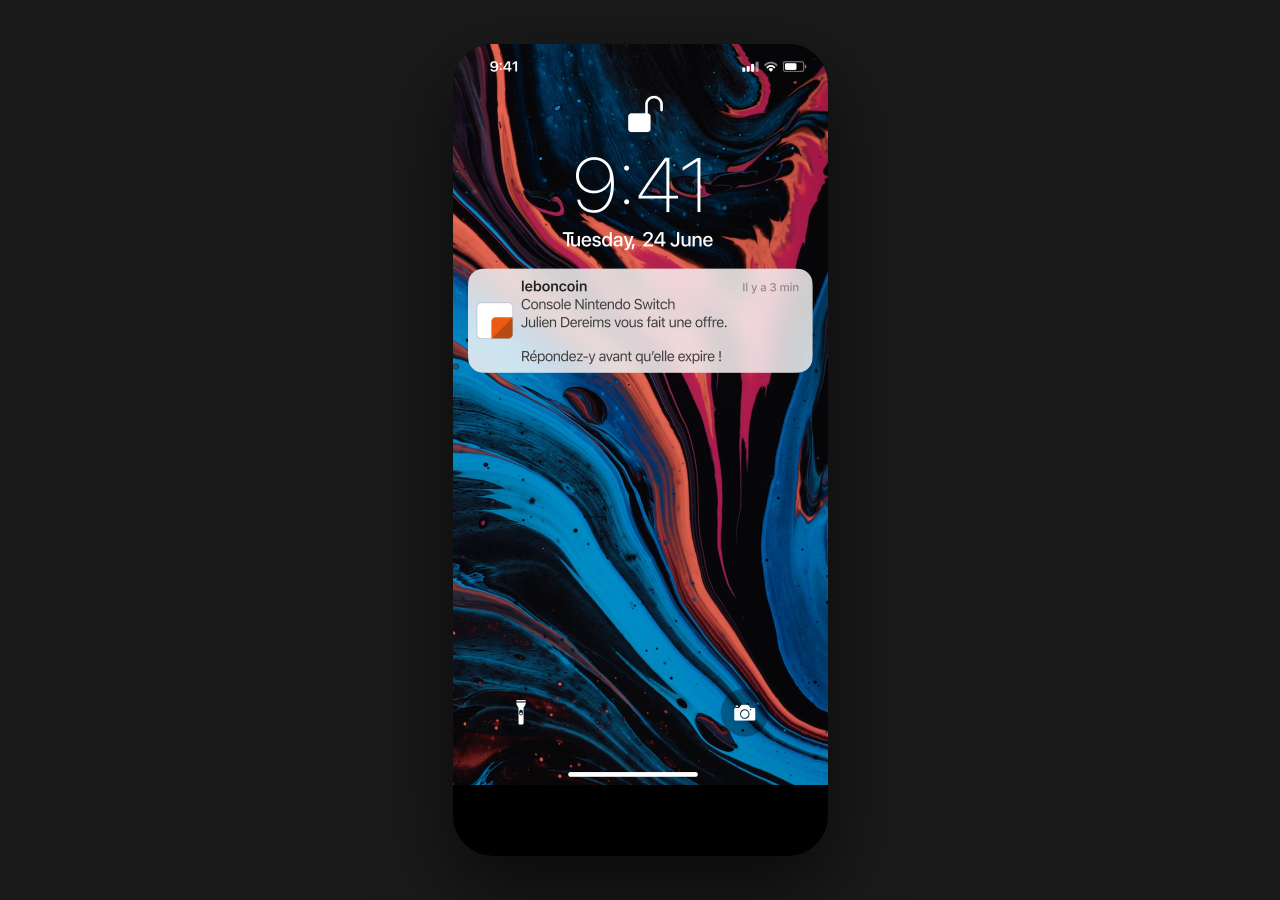
<file: notif-vendeur/screens/acheteur-3ph.html>
<!DOCTYPE html>
<html lang="fr">
<head>
<meta charset="UTF-8">
<meta name="viewport" content="width=device-width, initial-scale=1.0, maximum-scale=1.0, user-scalable=no">
<title>Flow acheteur</title>
<link rel="stylesheet" href="../tokens.css">
<link rel="stylesheet" href="../components/offer-module/offer-module.css">
<link rel="stylesheet" href="../components/price-option/price-option.css">
<link rel="stylesheet" href="../components/input-text-field/input-text-field.css">
<link rel="stylesheet" href="../components/contre-offre/contre-offre.css">
<link rel="stylesheet" href="../components/validation-message/validation-message.css">
<style>
*, *::before, *::after { box-sizing: border-box; margin: 0; padding: 0; }

html, body {
  height: 100%;
  background: var(--spark-surface);
  font-family: 'LBC Denim INK', -apple-system, BlinkMacSystemFont, 'Helvetica Neue', sans-serif;
}

/* ── Mobile first : plein écran ── */
.phone {
  position: relative;
  width: 100%;
  height: 100dvh;
  overflow: hidden;
}

/* ── Desktop : cadre téléphone ── */
@media (min-width: 600px) and (min-height: 861px) {
  body {
    display: flex;
    justify-content: center;
    align-items: center;
    background: #1a1a1a;
  }
  .phone {
    width: 375px;
    height: 812px;
    border-radius: 40px;
    box-shadow: 0 32px 80px rgba(0,0,0,.6);
    flex-shrink: 0;
  }
}

/* ── Écrans (vues) ── */
.screen {
  position: absolute;
  inset: 0;
  overflow: hidden;
}

/* ════════════════════════════════════════
   ÉCRAN 1 — HOME (lock screen)
════════════════════════════════════════ */
#screen-home {
  background: #000;
}
#screen-home .screen-bg img {
  width: 100%;
  height: auto;
  display: block;
}
.notif-hit {
  position: absolute;
  left: 4%;
  right: 4%;
  height: 0; /* positionné par JS */
  border-radius: 14px;
  cursor: pointer;
  -webkit-tap-highlight-color: rgba(255,255,255,0.06);
  transition: background .12s;
}
.notif-hit:active { background: rgba(255,255,255,0.08); }

/* ════════════════════════════════════════
   ÉCRAN 2 — MESSAGERIE BASE
════════════════════════════════════════ */
#screen-messagerie { display: none; }

/* ════════════════════════════════════════
   ÉCRAN 3 — PAIEMENT
════════════════════════════════════════ */
#screen-paiement {
  display: none;
  flex-direction: column;
  background: #fff;
}
.paiement-scroll {
  flex: 1;
  overflow-y: auto;
  -webkit-overflow-scrolling: touch;
}
.paiement-scroll img {
  width: 100%;
  height: auto;
  display: block;
}
.paiement-cta-bar {
  flex-shrink: 0;
  padding: 12px 16px calc(env(safe-area-inset-bottom, 0px) + 16px);
  background: #fff;
  border-top: 1px solid var(--spark-outline);
}
.paiement-cta {
  width: 100%;
  height: 52px;
  background: var(--spark-main);
  color: var(--spark-on-main);
  border: none;
  border-radius: var(--radius-full);
  font-family: 'LBC Denim INK', sans-serif;
  font-size: 16px;
  font-weight: 500;
  cursor: pointer;
  -webkit-tap-highlight-color: transparent;
}
.paiement-cta:active { background: var(--color-orange-700); }
/* Hitbox retour < — fixe, hors du scroll */
.paiement-back {
  position: absolute;
  top: 12px; left: 0;
  width: 72px; height: 48px;
  z-index: 2;
  cursor: pointer;
  -webkit-tap-highlight-color: transparent;
}
/* Hitbox fermeture × — fixe, hors du scroll */
.paiement-close {
  position: absolute;
  top: 12px; right: 0;
  width: 72px; height: 48px;
  z-index: 2;
  cursor: pointer;
  -webkit-tap-highlight-color: transparent;
}

.convo-bg {
  position: absolute;
  inset: 0;
}
.convo-bg img {
  width: 100%;
  height: 100%;
  object-fit: cover;
  object-position: top;
  display: block;
}

.bottom-overlay {
  position: absolute;
  left: 0; right: 0; bottom: 0;
  display: flex;
  flex-direction: column;
}
.bottom-overlay::before {
  content: '';
  display: block;
  height: 32px;
  background: linear-gradient(to bottom, transparent, var(--spark-background-variant));
  pointer-events: none;
}

/* 8px de marge de chaque côté + 8px entre module et barre de saisie */
.module-wrapper {
  background: var(--spark-background-variant);
  padding: 0 8px 8px;
}

/* ── Barre de saisie ── */
.input-bar {
  background: var(--spark-surface);
  border-top: 1px solid var(--spark-outline);
  padding: 10px 16px 24px;
  display: flex;
  align-items: center;
  gap: 10px;
}
.input-bar-add {
  width: 36px; height: 36px;
  border-radius: 50%;
  border: 1px solid var(--spark-outline);
  background: none;
  display: flex; align-items: center; justify-content: center;
  flex-shrink: 0;
}
.input-bar-field {
  flex: 1;
  height: 36px;
  border: 1px solid var(--spark-outline);
  border-radius: 999px;
  padding: 0 14px;
  font-size: 14px;
  color: var(--spark-on-background-variant);
  background: var(--spark-surface);
  display: flex; align-items: center;
}
.input-bar-send {
  width: 36px; height: 36px;
  border-radius: 50%;
  background: var(--spark-main);
  border: none;
  display: flex; align-items: center; justify-content: center;
  flex-shrink: 0;
  opacity: 0.4;
  cursor: default;
}

button, button:focus, button:focus-visible, button:active {
  outline: none !important;
  box-shadow: none !important;
  -webkit-tap-highlight-color: transparent;
}

/* ════════════════════════════════════════
   ÉCRAN 4 — PAIEMENT 2
════════════════════════════════════════ */
#screen-messagerie-validee { display: none; flex-direction: column; background: #fff; }
.validee-header { flex-shrink: 0; width: 100%; }
.validee-header img { width: 100%; height: auto; display: block; }
.validee-scroll { flex: 1; overflow-y: auto; -webkit-overflow-scrolling: touch; padding-bottom: 32px; }
.validee-scroll img { width: 100%; height: auto; display: block; }
.validee-nav { flex-shrink: 0; width: 100%; }
.validee-nav img { width: 100%; height: auto; display: block; }
.validee-back { position: absolute; top: 0; left: 0; width: 72px; height: 72px; z-index: 10; background: transparent; border: none; cursor: pointer; -webkit-tap-highlight-color: transparent; padding: 0; }

#screen-paiement2 {
  display: none;
  flex-direction: column;
  background: #fff;
}
.paiement2-cta-bar {
  flex-shrink: 0;
  padding: 12px 16px calc(env(safe-area-inset-bottom, 0px) + 16px);
  background: #fff;
  border-top: 1px solid var(--spark-outline);
}
.paiement2-nav {
  display: flex;
  gap: 8px;
  align-items: center;
  background: #fff;
  border: 1px solid #d7d3d0;
  border-radius: 999px;
  padding: 8px;
  box-shadow: 0px 10px 20px 0px rgba(0,0,0,.10);
  width: 100%;
}
.paiement2-btn-terminer {
  flex-shrink: 0;
  height: 56px;
  padding: 0 24px;
  background: none;
  border: 1px solid #d7d3d0;
  border-radius: 999px;
  font-family: 'LBC Denim INK', sans-serif;
  font-size: 14px;
  font-weight: 500;
  color: #141110;
  cursor: pointer;
  -webkit-tap-highlight-color: transparent;
}
.paiement2-btn-transactions {
  flex: 1;
  height: 56px;
  padding: 0 24px;
  background: #690b0b;
  border: none;
  border-radius: 999px;
  font-family: 'LBC Denim INK', sans-serif;
  font-size: 14px;
  font-weight: 500;
  color: #fff;
  cursor: pointer;
  -webkit-tap-highlight-color: transparent;
}

.validation-msg-price { font-weight: 600; }

/* ── Écran messagerie-offre ── */
#screen-messagerie-offre { display: none; flex-direction: column; background: #fff; }
.offre-scroll { flex: 1; overflow-y: auto; -webkit-overflow-scrolling: touch; }
.offre-scroll > img { width: 100%; height: auto; display: block; }
.offre-envoyee-card { padding: 16px 16px 120px; background: #fff; }

/* ── Écran messagerie-refus ── */
#screen-messagerie-refus { display: none; flex-direction: column; background: #fff; }
.refus-scroll { flex: 1; overflow-y: auto; -webkit-overflow-scrolling: touch; }
.refus-scroll img { width: 100%; height: auto; display: block; }
.refus-module { flex-shrink: 0; }
.refus-module::before { content: ''; display: block; height: 32px; background: linear-gradient(to bottom, transparent, var(--spark-background-variant)); pointer-events: none; }
.refus-module-inner { background: var(--spark-background-variant); padding: 0 8px 8px; }
.refus-module-inner .offer-btn-secondary,
.refus-module-inner .offer-btn-primary { padding: 8px 12px; white-space: nowrap; }

/* ── Animations ── */
@keyframes slideUp {
  from { opacity: 0; transform: translateY(14px); }
  to   { opacity: 1; transform: translateY(0); }
}
@keyframes fadeOut {
  from { opacity: 1; }
  to   { opacity: 0; }
}
@keyframes fadeIn {
  from { opacity: 0; }
  to   { opacity: 1; }
}
.anim-slide     { animation: slideUp   280ms ease-out both; }
.anim-slide-out { animation: fadeOut   120ms ease-in  both; }
.anim-sheet     { animation: slideUp   320ms ease-out both; }
.anim-sheet-out { animation: fadeOut   140ms ease-in  both; }
.anim-fade      { animation: fadeIn    250ms ease-out both; }
</style>
</head>
<body>

<div class="phone">

  <!-- ════════════════════════════════════════
       ÉCRAN 1 — HOME
  ════════════════════════════════════════ -->
  <div id="screen-home" class="screen">

    <div class="screen-bg">
      <img id="bg-home" src="../assets/images/home-screen.png" alt="Lock screen">
    </div>

    <div class="notif-hit" id="notif-hit" onclick="showScreen('messagerie')"></div>

  </div>


  <!-- ════════════════════════════════════════
       ÉCRAN 2 — MESSAGERIE BASE
  ════════════════════════════════════════ -->
  <div id="screen-messagerie" class="screen">

    <div class="convo-bg">
      <img src="../assets/images/messagerie-base-105.png" alt="Conversation">
    </div>

    <div class="bottom-overlay">

      <div id="module-wrapper-inner" class="module-wrapper">

        <!-- CONTRE-OFFRE (caché par défaut) -->
        <div id="contre-offre-wrap" style="display:none">
          <div class="contre-offre">

            <div class="co-header">
              <span class="co-title">Proposer un nouveau prix</span>
              <div class="co-chevron" onclick="closeCO()" style="cursor:pointer">
                <svg width="24" height="24" viewBox="0 0 24 24" fill="none">
                  <path fill-rule="evenodd" clip-rule="evenodd" d="M2.32544 7.30343C2.75935 6.89886 3.46287 6.89886 3.89679 7.30343L12 14.7836L20.1032 7.30343C20.5371 6.89886 21.2406 6.89886 21.6746 7.30343C22.1085 7.70801 22.1085 8.36396 21.6746 8.76853L13.3338 16.4702C13.1638 16.6352 12.9602 16.7671 12.7348 16.8581C12.5028 16.9517 12.2528 17 12 17C11.7472 17 11.4972 16.9517 11.2652 16.8581C11.0399 16.7671 10.8363 16.6353 10.6662 16.4702L2.32544 8.76853C1.89152 8.36396 1.89152 7.70801 2.32544 7.30343Z" fill="rgba(20,17,16,0.56)"/>
                </svg>
              </div>
            </div>

            <div class="co-price-card">
              <span class="co-last-offer">Dernière offre : 105 €</span>
              <img class="co-gauge-img" src="../assets/images/jauge-prix-haut.png" alt="Distribution des prix">
              <div class="co-source">
                <img src="../components/icons/alert-info.svg" alt="" width="16" height="16">
                <a href="#">Comment est calculée la fourchette de prix ?</a>
              </div>
              <div class="co-my-offer">
                <span class="co-my-offer-title">Mon offre</span>
                <div class="co-radio-group">
                  <div class="price-option" onclick="selectPrice(this,'option1')">
                    <div class="price-option-content">
                      <span class="price-option-title">103,5 €</span>
                      <span class="price-option-subtitle">Réduction de 10%</span>
                    </div>
                  </div>
                  <div class="price-option selected" onclick="selectPrice(this,'option2')">
                    <div class="price-option-content">
                      <span class="price-option-title">97,75 €</span>
                      <span class="price-option-subtitle">Réduction de 15%</span>
                    </div>
                  </div>
                  <div class="price-option" onclick="selectPrice(this,'other')">
                    <div class="price-option-content">
                      <span class="price-option-title">Autre prix</span>
                    </div>
                  </div>
                </div>
                <div class="co-custom-input" id="custom-input">
                  <div class="itf-wrapper">
                    <label class="itf-label" for="prix-libre">Proposer un prix (obligatoire)</label>
                    <div class="itf-field">
                      <input class="itf-input" type="text" id="prix-libre" inputmode="decimal" placeholder="ex : 78" oninput="updateCTAState('other')">
                      <div class="itf-separator"></div>
                      <span class="itf-suffix">€</span>
                    </div>
                  </div>
                </div>
              </div>
            </div>

            <button class="co-cta" id="btn-envoyer" onclick="sendOffer()">Envoyer</button>

          </div>
        </div><!-- /contre-offre-wrap -->


        <!-- OFFER MODULE — 3 états -->
        <div id="offer-module-wrap">

          <!-- ÉTAT OUVERT -->
          <div id="state-open" class="offer-module">
            <div class="offer-header">
              <div class="offer-seller">
                <img class="offer-avatar" src="../assets/images/avatar-julien.png" alt="Julien Dereims">
                <div class="offer-seller-meta">
                  <span class="offer-seller-name">Julien Dereims</span>
                  <span class="offer-seller-star">★</span>
                  <span>3,8</span>
                  <span class="offer-seller-label">vous fait une offre</span>
                </div>
              </div>
              <div class="offer-chevron" onclick="toggleClosed()" style="cursor:pointer">
                <svg width="24" height="24" viewBox="0 0 24 24" fill="none">
                  <path fill-rule="evenodd" clip-rule="evenodd" d="M2.32544 7.30343C2.75935 6.89886 3.46287 6.89886 3.89679 7.30343L12 14.7836L20.1032 7.30343C20.5371 6.89886 21.2406 6.89886 21.6746 7.30343C22.1085 7.70801 22.1085 8.36396 21.6746 8.76853L13.3338 16.4702C13.1638 16.6352 12.9602 16.7671 12.7348 16.8581C12.5028 16.9517 12.2528 17 12 17C11.7472 17 11.4972 16.9517 11.2652 16.8581C11.0399 16.7671 10.8363 16.6353 10.6662 16.4702L2.32544 8.76853C1.89152 8.36396 1.89152 7.70801 2.32544 7.30343Z" fill="rgba(20,17,16,0.56)"/>
                </svg>
              </div>
            </div>
            <div class="offer-price-card">
              <div class="offer-price-row">
                <div class="offer-price-left">
                  <div>
                    <span class="offer-price-main">105€</span>
                    <span class="offer-price-original"> au lieu de 115€</span>
                  </div>
                  <div class="offer-price-discount">Soit 9% du prix (- 10€)</div>

                </div>
                <div class="offer-badge">⏱ 42h restantes</div>
              </div>
              <img class="offer-histogram-img" src="../assets/images/jauge-prix-haut.png" alt="Distribution des prix" style="width:100%;height:auto;display:block;">
              <div class="offer-source">
                <img class="source-icon" src="../components/icons/alert-info.svg" alt="" width="16" height="16">
                <a href="#">Comment est calculée la fourchette de prix ?</a>
              </div>
            </div>
            <div class="offer-ctas">
              <button class="offer-btn-secondary" onclick="setModuleState('state-autres-options')">Autres options</button>
              <button class="offer-btn-primary" onclick="showScreen('paiement')">Accepter</button>
            </div>
          </div><!-- /state-open -->


          <!-- ÉTAT AUTRES OPTIONS -->
          <div id="state-autres-options" class="offer-module" style="display:none">
            <div class="offer-header">
              <div class="offer-seller">
                <img class="offer-avatar" src="../assets/images/avatar-julien.png" alt="Julien Dereims">
                <div class="offer-seller-meta">
                  <span class="offer-seller-name">Julien Dereims</span>
                  <span class="offer-seller-star">★</span>
                  <span>3,8</span>
                  <span class="offer-seller-label">vous fait une offre</span>
                </div>
              </div>
              <div class="offer-chevron" onclick="setModuleState('state-open')" style="cursor:pointer">
                <svg width="24" height="24" viewBox="0 0 24 24" fill="none">
                  <path fill-rule="evenodd" clip-rule="evenodd" d="M2.32544 7.30343C2.75935 6.89886 3.46287 6.89886 3.89679 7.30343L12 14.7836L20.1032 7.30343C20.5371 6.89886 21.2406 6.89886 21.6746 7.30343C22.1085 7.70801 22.1085 8.36396 21.6746 8.76853L13.3338 16.4702C13.1638 16.6352 12.9602 16.7671 12.7348 16.8581C12.5028 16.9517 12.2528 17 12 17C11.7472 17 11.4972 16.9517 11.2652 16.8581C11.0399 16.7671 10.8363 16.6353 10.6662 16.4702L2.32544 8.76853C1.89152 8.36396 1.89152 7.70801 2.32544 7.30343Z" fill="rgba(20,17,16,0.56)"/>
                </svg>
              </div>
            </div>
            <div class="offer-price-card">
              <div class="offer-price-row">
                <div class="offer-price-left">
                  <div>
                    <span class="offer-price-main">105€</span>
                    <span class="offer-price-original"> au lieu de 115€</span>
                  </div>
                  <div class="offer-price-discount">Soit 9% du prix (- 10€)</div>

                </div>
                <div class="offer-badge">⏱ 42h restantes</div>
              </div>
              <img class="offer-histogram-img" src="../assets/images/jauge-prix-haut.png" alt="Distribution des prix" style="width:100%;height:auto;display:block;">
              <div class="offer-source">
                <img class="source-icon" src="../components/icons/alert-info.svg" alt="" width="16" height="16">
                <a href="#">Comment est calculée la fourchette de prix ?</a>
              </div>
            </div>
            <div class="offer-ctas">
              <button class="offer-btn-support" onclick="contreOffreOrigin='messagerie'; setModuleState('contre-offre')">Faire une offre</button>
              <button class="offer-btn-primary" onclick="showScreen('paiement')">Accepter</button>
            </div>
            <div class="offer-cta-link">
              <button class="offer-btn-text" onclick="showScreen('messagerie-refus')">Refuser</button>
            </div>
          </div><!-- /state-autres-options -->


          <!-- ÉTAT FERMÉ -->
          <div id="state-closed" class="offer-module" style="display:none">
            <div class="offer-closed-row">
              <div class="offer-closed-price">
                <span class="offer-closed-price-main">105€</span>
                <span class="offer-closed-price-sub">au lieu de 115€</span>
              </div>
              <button class="offer-closed-btn-accept" onclick="showScreen('paiement')">Accepter</button>
              <div class="offer-chevron offer-chevron--up" onclick="toggleClosed()" style="cursor:pointer">
                <svg width="24" height="24" viewBox="0 0 24 24" fill="none">
                  <path fill-rule="evenodd" clip-rule="evenodd" d="M2.32544 7.30343C2.75935 6.89886 3.46287 6.89886 3.89679 7.30343L12 14.7836L20.1032 7.30343C20.5371 6.89886 21.2406 6.89886 21.6746 7.30343C22.1085 7.70801 22.1085 8.36396 21.6746 8.76853L13.3338 16.4702C13.1638 16.6352 12.9602 16.7671 12.7348 16.8581C12.5028 16.9517 12.2528 17 12 17C11.7472 17 11.4972 16.9517 11.2652 16.8581C11.0399 16.7671 10.8363 16.6353 10.6662 16.4702L2.32544 8.76853C1.89152 8.36396 1.89152 7.70801 2.32544 7.30343Z" fill="rgba(20,17,16,0.56)"/>
                </svg>
              </div>
            </div>
          </div><!-- /state-closed -->

        </div><!-- /offer-module-wrap -->

      </div><!-- /module-wrapper -->

      <div class="input-bar">
        <div class="input-bar-add">
          <svg width="16" height="16" viewBox="0 0 16 16" fill="none">
            <path d="M8 2v12M2 8h12" stroke="#706e6e" stroke-width="1.5" stroke-linecap="round"/>
          </svg>
        </div>
        <div class="input-bar-field">Écrivez votre message</div>
        <div class="input-bar-send">
          <svg width="16" height="16" viewBox="0 0 16 16" fill="none">
            <path d="M13.5 8L2.5 3l2 5-2 5 11-5z" fill="#fff"/>
          </svg>
        </div>
      </div>

    </div><!-- /bottom-overlay -->

  </div><!-- /screen-messagerie -->


  <!-- ════════════════════════════════════════
       ÉCRAN 3 — PAIEMENT
  ════════════════════════════════════════ -->
  <div id="screen-paiement" class="screen">

    <!-- Retour < et fermeture × (par-dessus le scroll) -->
    <div class="paiement-back"  onclick="showScreen('messagerie')"></div>
    <div class="paiement-close" onclick="showScreen('messagerie')"></div>

    <div class="paiement-scroll">
      <img src="../assets/images/paiement-1-105.png" alt="Paiement">
    </div>

    <div class="paiement-cta-bar">
      <button class="paiement-cta" onclick="showScreen('paiement2')">Payer 113,19 €</button>
    </div>

  </div><!-- /screen-paiement -->


  <!-- ════════════════════════════════════════
       ÉCRAN 4 — PAIEMENT 2
  ════════════════════════════════════════ -->
  <div id="screen-paiement2" class="screen">

    <div class="paiement-scroll">
      <img src="../assets/images/paiement-2-105.png" alt="Paiement confirmé">
    </div>

    <div class="paiement2-cta-bar">
      <div class="paiement2-nav">
        <button class="paiement2-btn-terminer" onclick="showScreen('messagerie-validee')">Terminer</button>
        <button class="paiement2-btn-transactions">Voir mes transactions</button>
      </div>
    </div>

  </div><!-- /screen-paiement2 -->


  <!-- ════════════════════════════════════════
       ÉCRAN 5 — MESSAGERIE TRANSACTION VALIDÉE
  ════════════════════════════════════════ -->
  <div id="screen-messagerie-validee" class="screen">
    <div class="validee-header">
      <img src="../assets/images/header-messagerie-105.png" alt="Header messagerie">
    </div>
    <div class="validee-scroll">
      <img src="../assets/images/corps-messagerie-validee.png" alt="Conversation">
    </div>
    <div class="validee-nav">
      <img src="../assets/images/nav-barre-messagerie.png" alt="Nav barre">
    </div>
    <button class="validee-back" onclick="showScreen('home')"></button>
  </div><!-- /screen-messagerie-validee -->


  <!-- ════════════════════════════════════════
       ÉCRAN 6 — MESSAGERIE OFFRE ENVOYÉE
  ════════════════════════════════════════ -->
  <div id="screen-messagerie-offre" class="screen">

    <button class="validee-back" onclick="showScreen('home')"></button>

    <div class="validee-header">
      <img src="../assets/images/header-messagerie-105.png" alt="Header">
    </div>

    <div class="offre-scroll">
      <img src="../assets/images/corps-messagerie-offre.png" alt="Conversation">
      <div class="offre-envoyee-card">
        <div class="validation-msg">
          <div class="validation-msg-title">Offre envoyée !</div>
          <div class="validation-msg-subtitle">
            Julien Dereims a 48h pour répondre à votre offre de <span class="validation-msg-price" id="offre-prix">97,75 €</span>.
          </div>
        </div>
      </div>
    </div>

    <div class="refus-module">
      <div class="refus-module-inner">
        <div class="offer-module">
          <div class="offer-closed-row">
            <button class="offer-btn-primary" style="flex:1" onclick="contreOffreOrigin='messagerie-offre'; showScreen('messagerie'); setModuleState('contre-offre')">Modifier mon offre</button>
            <div class="offer-chevron offer-chevron--up">
              <svg width="24" height="24" viewBox="0 0 24 24" fill="none"><path fill-rule="evenodd" clip-rule="evenodd" d="M2.32544 7.30343C2.75935 6.89886 3.46287 6.89886 3.89679 7.30343L12 14.7836L20.1032 7.30343C20.5371 6.89886 21.2406 6.89886 21.6746 7.30343C22.1085 7.70801 22.1085 8.36396 21.6746 8.76853L13.3338 16.4702C13.1638 16.6352 12.9602 16.7671 12.7348 16.8581C12.5028 16.9517 12.2528 17 12 17C11.7472 17 11.4972 16.9517 11.2652 16.8581C11.0399 16.7671 10.8363 16.6353 10.6662 16.4702L2.32544 8.76853C1.89152 8.36396 1.89152 7.70801 2.32544 7.30343Z" fill="rgba(20,17,16,0.56)"/></svg>
            </div>
          </div>
        </div>
      </div>
    </div>

    <div class="validee-nav">
      <img src="../assets/images/nav-barre-messagerie.png" alt="Nav barre">
    </div>

  </div><!-- /screen-messagerie-offre -->


  <!-- ════════════════════════════════════════
       ÉCRAN 7 — MESSAGERIE OFFRE REFUSÉE
  ════════════════════════════════════════ -->
  <div id="screen-messagerie-refus" class="screen">

    <button class="validee-back" onclick="showScreen('home')"></button>

    <div class="validee-header">
      <img src="../assets/images/header-messagerie-105.png" alt="Header">
    </div>

    <div class="refus-scroll">
      <img src="../assets/images/corps-messagerie-refus-105.png" alt="Conversation">
    </div>

    <div class="refus-module">
      <div class="refus-module-inner">
        <div class="offer-module">
          <div class="offer-closed-row">
            <button class="offer-btn-primary" style="flex:1" onclick="contreOffreOrigin='messagerie-refus'; showScreen('messagerie'); setModuleState('contre-offre')">Faire une offre</button>
            <div class="offer-chevron offer-chevron--up" onclick="contreOffreOrigin='messagerie-refus'; showScreen('messagerie'); setModuleState('contre-offre');" style="cursor:pointer">
              <svg width="24" height="24" viewBox="0 0 24 24" fill="none">
                <path fill-rule="evenodd" clip-rule="evenodd" d="M2.32544 7.30343C2.75935 6.89886 3.46287 6.89886 3.89679 7.30343L12 14.7836L20.1032 7.30343C20.5371 6.89886 21.2406 6.89886 21.6746 7.30343C22.1085 7.70801 22.1085 8.36396 21.6746 8.76853L13.3338 16.4702C13.1638 16.6352 12.9602 16.7671 12.7348 16.8581C12.5028 16.9517 12.2528 17 12 17C11.7472 17 11.4972 16.9517 11.2652 16.8581C11.0399 16.7671 10.8363 16.6353 10.6662 16.4702L2.32544 8.76853C1.89152 8.36396 1.89152 7.70801 2.32544 7.30343Z" fill="rgba(20,17,16,0.56)"/>
              </svg>
            </div>
          </div>
        </div>
      </div>
    </div>

    <div class="validee-nav">
      <img src="../assets/images/nav-barre-messagerie.png" alt="Nav barre">
    </div>

  </div><!-- /screen-messagerie-refus -->

</div><!-- /phone -->

<script>
function animate(el, cls) {
  el.classList.remove(cls);
  void el.offsetWidth; // force reflow
  el.classList.add(cls);
}

var contreOffreOrigin = 'messagerie';

var SCREEN_DISPLAY = { home: 'block', messagerie: 'block', paiement: 'flex', paiement2: 'flex', 'messagerie-validee': 'flex', 'messagerie-offre': 'flex', 'messagerie-refus': 'flex' };
function showScreen(name) {
  Object.keys(SCREEN_DISPLAY).forEach(function(s) {
    document.getElementById('screen-' + s).style.display = 'none';
  });
  var el = document.getElementById('screen-' + name);
  el.style.display = SCREEN_DISPLAY[name];
  animate(el, 'anim-fade');
  if (name === 'home') {
    setModuleState('state-open');
    document.getElementById('custom-input').classList.remove('visible');
    document.querySelectorAll('#contre-offre-wrap .price-option').forEach(function(c) { c.classList.remove('selected'); });
    document.querySelector('#contre-offre-wrap .price-option:nth-child(2)').classList.add('selected');
    document.getElementById('prix-libre').value = '';
    document.getElementById('btn-envoyer').disabled = false;
  }
  if (name === 'messagerie-validee') {
    var scrollEl = el.querySelector('.validee-scroll');
    var imgEl = scrollEl.querySelector('img');
    function scrollToBottom() { scrollEl.scrollTop = scrollEl.scrollHeight; }
    if (imgEl.complete) { scrollToBottom(); } else { imgEl.addEventListener('load', scrollToBottom, { once: true }); }
  }
  if (name === 'messagerie-refus') {
    var refusScroll = el.querySelector('.refus-scroll');
    var refusImg = refusScroll.querySelector('img');
    function scrollRefusBottom() { refusScroll.scrollTop = refusScroll.scrollHeight; }
    if (refusImg.complete) { scrollRefusBottom(); } else { refusImg.addEventListener('load', scrollRefusBottom, { once: true }); }
  }
  if (name === 'messagerie-offre') {
    var offreScroll = el.querySelector('.offre-scroll');
    var offreImg = offreScroll.querySelector('img');
    function centerCard() {
      var card = el.querySelector('.offre-envoyee-card');
      var cardTop = card.offsetTop;
      var cardH = card.offsetHeight;
      offreScroll.scrollTop = cardTop - (offreScroll.clientHeight - cardH) / 2;
    }
    if (offreImg.complete) { centerCard(); } else { offreImg.addEventListener('load', centerCard, { once: true }); }
  }
}

var EXIT_DURATION = 140;
var _pendingModuleTimer = null;
var _moduleState = 'state-open';
var ALL_ANIM_CLS = ['anim-slide', 'anim-slide-out', 'anim-sheet', 'anim-sheet-out'];

function clearAllAnims() {
  var ids = ['state-open', 'state-autres-options', 'state-closed', 'contre-offre-wrap'];
  ids.forEach(function(id) {
    var el = document.getElementById(id);
    ALL_ANIM_CLS.forEach(function(c) { el.classList.remove(c); });
  });
}

function setModuleState(state) {
  var coWrap = document.getElementById('contre-offre-wrap');
  var moduleWrap = document.getElementById('offer-module-wrap');
  var stateIds = ['state-open', 'state-autres-options', 'state-closed'];

  // Annule le timer en cours + nettoie toutes les classes d'animation
  if (_pendingModuleTimer !== null) {
    clearTimeout(_pendingModuleTimer);
    _pendingModuleTimer = null;
    clearAllAnims();
    stateIds.forEach(function(id) { document.getElementById(id).style.display = 'none'; });
    coWrap.style.display = 'none';
  }

  _moduleState = state;

  var currentEl = null;
  var isSheet = false;
  if (coWrap.style.display === 'block') {
    currentEl = coWrap;
    isSheet = true;
  } else {
    stateIds.forEach(function(id) {
      var el = document.getElementById(id);
      if (el.style.display === 'flex') currentEl = el;
    });
  }

  function showNew() {
    // Nettoie toutes les classes anim avant d'entrer — évite les conflits CSS
    clearAllAnims();
    if (state === 'contre-offre') {
      moduleWrap.style.display = 'none';
      coWrap.style.display = 'block';
      animate(coWrap, 'anim-sheet');
    } else {
      moduleWrap.style.display = 'block';
      coWrap.style.display = 'none';
      stateIds.forEach(function(id) { document.getElementById(id).style.display = 'none'; });
      var el = document.getElementById(state);
      el.style.display = 'flex';
      animate(el, 'anim-slide');
    }
  }

  if (currentEl) {
    var exitEl = currentEl;
    animate(exitEl, isSheet ? 'anim-sheet-out' : 'anim-slide-out');
    _pendingModuleTimer = setTimeout(function() {
      _pendingModuleTimer = null;
      exitEl.style.display = 'none';
      showNew();
    }, EXIT_DURATION);
  } else {
    showNew();
  }
}

function sendOffer() {
  var price = '97,75 €';
  var customInput = document.getElementById('custom-input');
  if (customInput && customInput.classList.contains('visible')) {
    var val = document.getElementById('prix-libre').value.trim();
    if (val) price = val + ' €';
  } else {
    var sel = document.querySelector('#contre-offre-wrap .price-option.selected .price-option-title');
    if (sel) price = sel.textContent.trim();
  }
  document.getElementById('offre-prix').textContent = price;
  showScreen('messagerie-offre');
}

function closeCO() {
  if (contreOffreOrigin === 'messagerie-refus') {
    showScreen('messagerie-refus');
  } else if (contreOffreOrigin === 'messagerie-offre') {
    showScreen('messagerie-offre');
  } else {
    setModuleState('state-closed');
  }
}

function toggleClosed() {
  if (_moduleState === 'state-closed') {
    setModuleState('state-open');
  } else {
    setModuleState('state-closed');
  }
}

function updateCTAState(selectedKey) {
  var btn = document.getElementById('btn-envoyer');
  if (selectedKey === 'other') {
    var val = document.getElementById('prix-libre').value.trim();
    btn.disabled = val === '';
  } else {
    btn.disabled = false;
  }
}

function selectPrice(card, key) {
  document.querySelectorAll('#contre-offre-wrap .price-option').forEach(function(c) {
    c.classList.remove('selected');
  });
  card.classList.add('selected');
  document.getElementById('custom-input').classList.toggle('visible', key === 'other');
  updateCTAState(key);
}

// Position de la hitbox notification (31%–43% de la hauteur de l'image)
var NOTIF_TOP_PCT    = 0.310;
var NOTIF_HEIGHT_PCT = 0.120;
function positionHitbox() {
  var img = document.getElementById('bg-home');
  var hit = document.getElementById('notif-hit');
  var h   = img.offsetHeight;
  hit.style.top    = (h * NOTIF_TOP_PCT)    + 'px';
  hit.style.height = (h * NOTIF_HEIGHT_PCT) + 'px';
}
var bgImg = document.getElementById('bg-home');
if (bgImg.complete) { positionHitbox(); } else { bgImg.addEventListener('load', positionHitbox); }
window.addEventListener('resize', positionHitbox);
</script>

</body>
</html>
</file>
<file: notif-vendeur/tokens.css>
/* ============================================================
   Spark Rebranding — Design Tokens
   Extrait de Figma : ⚠️ DRAFT Spark rebranding
   Mode : 🟠 [PART] LightMode ☀️
   ============================================================ */

/* ── Typographie LBCDenimINK ───────────────────────────────── */

@font-face {
  font-family: 'LBC Denim INK';
  src: url('assets/fonts/LBCDenimINK-Regular.ttf') format('truetype');
  font-weight: 400;
  font-style: normal;
  font-display: swap;
}

@font-face {
  font-family: 'LBC Denim INK';
  src: url('assets/fonts/LBCDenimINK-Medium.ttf') format('truetype');
  font-weight: 500;
  font-style: normal;
  font-display: swap;
}

@font-face {
  font-family: 'LBC Denim INK';
  src: url('assets/fonts/LBCDenimINK-SemiBold.ttf') format('truetype');
  font-weight: 600;
  font-style: normal;
  font-display: swap;
}

@font-face {
  font-family: 'LBC Denim INK';
  src: url('assets/fonts/LBCDenimINK-Bold.ttf') format('truetype');
  font-weight: 700;
  font-style: normal;
  font-display: swap;
}

:root {

  /* ── Palettes primitives ──────────────────────────────────── */

  /* Grey */
  --color-grey-100: #ffffff;
  --color-grey-200: #f3f2f1;
  --color-grey-300: #e3dfde;
  --color-grey-400: #d7d3d0;
  --color-grey-500: #a7a3a2;
  --color-grey-600: #706e6e;
  --color-grey-700: #363535;
  --color-grey-800: #272525;
  --color-grey-900: #141110;

  /* Orange */
  --color-orange-100: #fff1e7;
  --color-orange-200: #ffd7b8;
  --color-orange-300: #ffb17e;
  --color-orange-400: #ff8945;
  --color-orange-500: #f96316;
  --color-orange-600: #eb4807;
  --color-orange-700: #d54006;
  --color-orange-800: #8e2d05;
  --color-orange-900: #441703;

  /* Brique */
  --color-brique-100: #f9edea;
  --color-brique-200: #f0cfc7;
  --color-brique-300: #e1a89b;
  --color-brique-400: #c87967;
  --color-brique-500: #a44b3b;
  --color-brique-600: #872e1f;
  --color-brique-700: #741813;
  --color-brique-800: #690b0b;
  --color-brique-900: #4d0604;

  /* Sand */
  --color-sand-100: #f5f1ef;
  --color-sand-200: #ebe4e0;
  --color-sand-300: #ddd0ca;
  --color-sand-400: #d1bfb6;
  --color-sand-500: #c4ada1;
  --color-sand-600: #ba9f91;
  --color-sand-700: #a68472;
  --color-sand-800: #7d5e4f;
  --color-sand-900: #3f2f27;

  /* Linen */
  --color-linen-100: #f7f4f0;
  --color-linen-200: #ece5dc;
  --color-linen-300: #ddd0c0;
  --color-linen-400: #c9b39a;
  --color-linen-500: #b09076;
  --color-linen-600: #95775f;
  --color-linen-700: #745a4e;
  --color-linen-800: #58443b;
  --color-linen-900: #372a25;

  /* Yellow */
  --color-yellow-100: #fcf6d7;
  --color-yellow-200: #faeba3;
  --color-yellow-300: #f5da42;
  --color-yellow-400: #e6c447;
  --color-yellow-500: #c69e22;
  --color-yellow-600: #a27e18;
  --color-yellow-700: #7e6012;
  --color-yellow-800: #5b430d;
  --color-yellow-900: #2f2306;

  /* Blue */
  --color-blue-100: #e6edf3;
  --color-blue-200: #d0dde9;
  --color-blue-300: #b6cadc;
  --color-blue-400: #80a7c8;
  --color-blue-500: #3f83be;
  --color-blue-600: #1e68a8;
  --color-blue-700: #0e538f;
  --color-blue-800: #0a3d6b;
  --color-blue-900: #07284a;

  /* Feedback — Success */
  --color-success-100: #e9f4e6;
  --color-success-300: #89d279;
  --color-success-500: #429130;
  --color-success-700: #2e6522;
  --color-success-900: #093300;

  /* Feedback — Error */
  --color-error-100: #fee6e6;
  --color-error-300: #f4717c;
  --color-error-500: #ef394e;
  --color-error-700: #d51323;
  --color-error-900: #8c0d17;

  /* Feedback — Alert */
  --color-alert-100: #f6e5d5;
  --color-alert-300: #ebb07a;
  --color-alert-500: #e78123;
  --color-alert-700: #b45b09;
  --color-alert-900: #572c05;

  /* ── Tokens sémantiques — PART LightMode ────────────────── */

  /* Main (orange LBC) */
  --spark-main:               #eb4807;
  --spark-on-main:            #ffffff;
  --spark-main-container:     #f7f4f0;
  --spark-on-main-container:  #141110;
  --spark-main-variant:       #eb4807;
  --spark-on-main-variant:    #ffffff;

  /* Support */
  --spark-support:               #690b0b;
  --spark-on-support:            #ffffff;
  --spark-support-container:     #e3dfde;
  --spark-on-support-container:  #141110;

  /* Accent (jaune) */
  --spark-accent:               #f5da42;
  --spark-on-accent:            #141110;
  --spark-accent-container:     #f3f2f1;
  --spark-on-accent-container:  #141110;
  --spark-accent-variant:       #faeba3;
  --spark-on-accent-variant:    #141110;

  /* Base */
  --spark-surface:                 #ffffff;
  --spark-on-surface:              #141110;
  --spark-background:              #ffffff;
  --spark-on-background:           #141110;
  --spark-background-variant:      #f3f2f1;
  --spark-on-background-variant:   #706e6e;
  --spark-outline:                 #d7d3d0;
  --spark-outline-focus:           #690b0b;
  --spark-surface-inverse:         #141110;
  --spark-on-surface-inverse:      #ffffff;
  --spark-overlay-dark:            rgba(20,17,16,0.72);
  --spark-overlay-light:           rgba(247,244,240,0.72);

  /* Feedback — Error */
  --spark-error:               #d51323;
  --spark-on-error:            #ffffff;
  --spark-error-container:     #fee6e6;
  --spark-on-error-container:  #141110;

  /* Feedback — Success */
  --spark-success:               #2e6522;
  --spark-on-success:            #ffffff;
  --spark-success-container:     #e9f4e6;
  --spark-on-success-container:  #141110;

  /* Feedback — Alert */
  --spark-alert:               #b45b09;
  --spark-on-alert:            #ffffff;
  --spark-alert-container:     #f6e5d5;
  --spark-on-alert-container:  #141110;

  /* Feedback — Neutral */
  --spark-neutral:               #706e6e;
  --spark-on-neutral:            #ffffff;
  --spark-neutral-container:     #f3f2f1;
  --spark-on-neutral-container:  #141110;

  /* Feedback — Info */
  --spark-info:               #ddd0c0;
  --spark-on-info:            #141110;
  --spark-info-container:     #f7f4f0;
  --spark-on-info-container:  #141110;

  /* ── Spacing ──────────────────────────────────────────────── */
  --space-none:  0px;
  --space-sm:    4px;
  --space-md:    8px;
  --space-lg:   16px;
  --space-xl:   24px;
  --space-2xl:  32px;
  --space-3xl:  40px;
  --space-4xl:  48px;

  /* ── Border Radius ───────────────────────────────────────── */
  --radius-none:  0px;
  --radius-sm:    4px;
  --radius-md:    8px;
  --radius-lg:   16px;
  --radius-xl:   24px;
  --radius-xxl:  32px;
  --radius-full: 9999px;

  /* ── Border Width ────────────────────────────────────────── */
  --border-none: 0px;
  --border-sm:   1px;
  --border-md:   2px;
  --border-lg:   4px;

  /* ── Opacités (Dim) ──────────────────────────────────────── */
  --dim-1: 72%;
  --dim-2: 56%;
  --dim-3: 40%;
  --dim-4: 16%;
  --dim-5:  8%;

}
</file>
<file: notif-vendeur/components/offer-module/offer-module.css>
/* ============================================================
   Composant : Offer Module
   Dépendance : ../../tokens.css
   ============================================================ */

/* ── Conteneur principal ── */
.offer-module {
  background: var(--spark-surface);
  border-radius: var(--radius-lg);
  padding: var(--space-lg);
  display: flex;
  flex-direction: column;
  gap: var(--space-lg);
  box-shadow: 0 2px 12px rgba(20,17,16,0.10);
}

/* ── Header ── */
.offer-header {
  display: flex;
  align-items: center;
  justify-content: space-between;
  gap: var(--space-md);
}
.offer-seller {
  display: flex;
  align-items: center;
  gap: var(--space-md);
  flex: 1;
  min-width: 0;
}
.offer-avatar {
  width: 32px;
  height: 32px;
  border-radius: var(--radius-full);
  object-fit: cover;
  flex-shrink: 0;
}
.offer-seller-meta {
  display: flex;
  flex-wrap: nowrap;
  align-items: center;
  gap: 4px;
  font-size: 14px;
  color: var(--spark-on-surface);
  min-width: 0;
  overflow: hidden;
}
.offer-seller-name {
  font-weight: 600;
  white-space: nowrap;
  overflow: hidden;
  text-overflow: ellipsis;
  flex-shrink: 1;
  min-width: 0;
}
.offer-seller-star  { color: var(--spark-main); flex-shrink: 0; white-space: nowrap; }
.offer-seller-meta > span:not(.offer-seller-name) { flex-shrink: 0; white-space: nowrap; }
.offer-seller-label { color: var(--spark-on-surface); }

.offer-chevron {
  width: 32px;
  height: 32px;
  display: flex;
  align-items: center;
  justify-content: center;
  flex-shrink: 0;
  color: #3a4757;
}
.offer-chevron svg { display: block; }

/* ── Carte prix ── */
.offer-price-card {
  background: var(--spark-surface);
  border: var(--border-sm) solid var(--spark-outline);
  border-radius: var(--radius-md);
  padding: var(--space-lg);
  display: flex;
  flex-direction: column;
  gap: var(--space-lg);
  overflow: hidden;
}

/* Prix principal */
.offer-price-row {
  display: flex;
  align-items: flex-start;
  justify-content: space-between;
  gap: var(--space-md);
}
.offer-price-left { display: flex; flex-direction: column; gap: 4px; }
.offer-price-main {
  font-size: 28px;
  font-weight: 700;
  color: var(--spark-on-surface);
  line-height: 1.1;
}
.offer-price-original {
  font-size: 14px;
  color: var(--spark-on-background-variant);
}
.offer-price-discount {
  font-size: 14px;
  font-weight: 500;
  color: var(--spark-success);
}
.offer-price-validity {
  font-size: 12px;
  color: rgba(20,17,16,0.72);
}
.offer-badge {
  display: inline-flex;
  align-items: center;
  gap: 4px;
  background: var(--spark-alert-container);
  color: var(--spark-on-alert-container);
  font-size: 12px;
  font-weight: 500;
  padding: 2px 8px;
  border-radius: var(--radius-sm);
  white-space: nowrap;
  flex-shrink: 0;
}

/* ── Histogramme des prix ── */
.offer-histogram {
  display: flex;
  flex-direction: column;
  gap: 0;
}
.histogram-bars {
  display: flex;
  align-items: flex-end;
  gap: 2px;
  height: 46px;
}
.histogram-bar {
  flex: 1;
  border-radius: 2px 2px 0 0;
  min-height: 3px;
}
.histogram-pointer-row {
  display: flex;
  gap: 2px;
  height: 7px;
  margin-top: 1px;
}
.histogram-pointer-row .h-slot { flex: 1; }
.histogram-pointer-row .h-ptr  {
  flex: 1;
  display: flex;
  justify-content: center;
}
.ptr-triangle {
  width: 0; height: 0;
  border-left: 5px solid transparent;
  border-right: 5px solid transparent;
  border-bottom: 7px solid var(--color-blue-700);
}
.histogram-scale {
  display: flex;
  justify-content: space-between;
  margin-top: 4px;
}
.histogram-scale span {
  font-size: 12px;
  color: var(--spark-on-background-variant);
}
.histogram-scale .scale-offer {
  color: var(--color-blue-700);
  font-weight: 600;
}

/* ── Lien source ── */
.offer-source {
  display: flex;
  align-items: center;
  gap: var(--space-sm);
}
.offer-source a {
  font-size: 12px;
  color: var(--spark-on-background-variant);
  text-decoration: underline;
  text-underline-offset: 2px;
}
.offer-source .source-icon {
  flex-shrink: 0;
  display: block;
}

/* ── CTAs ── */
.offer-ctas {
  display: flex;
  gap: var(--space-md);
}
.offer-btn-secondary {
  flex: 1;
  height: 44px;
  background: var(--spark-surface);
  color: var(--spark-on-surface);
  border: var(--border-sm) solid var(--spark-outline);
  border-radius: var(--radius-full);
  font-family: 'LBC Denim INK', sans-serif;
  font-size: 14px;
  font-weight: 500;
  line-height: 20px;
  padding: 8px 24px;
  cursor: pointer;
  -webkit-tap-highlight-color: transparent;
}
.offer-btn-primary {
  flex: 1;
  height: 44px;
  background: var(--spark-main);
  color: var(--spark-on-main);
  border: none;
  border-radius: var(--radius-full);
  font-family: 'LBC Denim INK', sans-serif;
  font-size: 14px;
  font-weight: 500;
  line-height: 20px;
  padding: 8px 24px;
  cursor: pointer;
  -webkit-tap-highlight-color: transparent;
}
.offer-btn-primary:active  { background: var(--color-orange-700); }
.offer-btn-secondary:active { background: var(--spark-background-variant); }

/* Bouton avec icône (ex: Acheter à 92 € →) */
.offer-btn--icon {
  display: flex;
  align-items: center;
  justify-content: center;
  gap: var(--space-md);
}
.offer-btn--icon img { display: block; flex-shrink: 0; }

/* Bouton support (dark rouge — Faire une offre) */
.offer-btn-support {
  flex: 1;
  height: 44px;
  background: var(--spark-support);
  color: var(--spark-on-main);
  border: none;
  border-radius: var(--radius-full);
  font-family: 'LBC Denim INK', sans-serif;
  font-size: 16px;
  font-weight: 500;
  line-height: 20px;
  padding: 8px 24px;
  cursor: pointer;
  -webkit-tap-highlight-color: transparent;
  box-shadow: 0 10px 20px 0 rgba(0,0,0,0.10);
}
.offer-btn-support:active { background: var(--color-brique-800); }

/* Text link (Refuser) */
.offer-cta-link {
  display: flex;
  justify-content: center;
  width: 100%;
}
.offer-btn-text {
  background: none;
  border: none;
  font-family: 'LBC Denim INK', sans-serif;
  font-size: 16px;
  font-weight: 500;
  line-height: 20px;
  color: var(--spark-on-surface);
  cursor: pointer;
  padding: 4px 0;
  -webkit-tap-highlight-color: transparent;
}

/* ── Version fermée ───────────────────────────────────────── */
.offer-closed-row {
  display: flex;
  align-items: center;
  gap: 16px;
}

.offer-closed-price {
  flex: 1;
  display: flex;
  align-items: baseline;
  flex-wrap: wrap;
  gap: 4px;
  min-width: 0;
}

.offer-closed-price-main {
  font-family: 'LBC Denim INK', sans-serif;
  font-size: 32px;
  font-weight: 700;
  line-height: 32px;
  color: var(--spark-on-surface);
}

.offer-closed-price-sub {
  font-family: 'LBC Denim INK', sans-serif;
  font-size: 14px;
  font-weight: 400;
  line-height: 20px;
  color: var(--spark-on-surface);
}

.offer-closed-btn-accept {
  flex-shrink: 0;
  height: 44px;
  background: var(--spark-main);
  color: var(--spark-on-main);
  border: none;
  border-radius: var(--radius-full);
  font-family: 'LBC Denim INK', sans-serif;
  font-size: 16px;
  font-weight: 500;
  line-height: 20px;
  padding: 0 16px;
  cursor: pointer;
  white-space: nowrap;
  -webkit-tap-highlight-color: transparent;
}
.offer-closed-btn-accept:active { background: var(--color-orange-700); }

.offer-chevron--up {
  transform: rotate(180deg);
}
</file>
<file: notif-vendeur/components/price-option/price-option.css>
/* ============================================================
   Composant : Price Option (card de sélection de prix)
   Dépendance : ../../tokens.css
   ============================================================ */

.price-option {
  background: var(--spark-main-container);
  border-radius: var(--radius-md);
  border: 2px solid transparent;
  padding: var(--space-lg) 10px;
  height: 88px;
  display: flex;
  flex-direction: column;
  justify-content: center;
  cursor: pointer;
  -webkit-tap-highlight-color: transparent;
  transition: border-color .15s;
  box-sizing: border-box;
}

.price-option.selected {
  border-color: var(--spark-outline-focus);
}

.price-option-content {
  display: flex;
  flex-direction: column;
  align-items: flex-start;
  width: 100%;
}

.price-option-title {
  font-family: 'LBC Denim INK', sans-serif;
  font-size: 16px;
  font-weight: 600;
  line-height: 24px;
  color: var(--spark-on-main-container);
  width: 100%;
}

.price-option-subtitle {
  font-family: 'LBC Denim INK', sans-serif;
  font-size: 12px;
  font-weight: 400;
  line-height: 16px;
  color: var(--spark-on-main-container);
  width: 100%;
}
</file>
<file: notif-vendeur/components/input-text-field/input-text-field.css>
/* ============================================================
   Composant : Input text field
   Ref Figma : FT-Connect node 23038:9800
   Dépendance : ../../tokens.css
   ============================================================ */

.itf-wrapper {
  display: flex;
  flex-direction: column;
  gap: var(--space-sm);
  width: 100%;
}

/* ── Label ── */
.itf-label {
  font-family: 'LBC Denim INK', sans-serif;
  font-size: 14px;
  font-weight: 500;
  line-height: 20px;
  color: var(--spark-on-surface);
}

/* ── Champ (conteneur pill) ── */
.itf-field {
  display: flex;
  align-items: center;
  height: 44px;
  background: var(--spark-surface);
  border: 1px solid var(--spark-outline);
  border-radius: var(--radius-full);
  overflow: hidden;
  transition: border-color .15s;
}

.itf-field:focus-within {
  border: 2px solid var(--spark-outline-focus);
}

/* ── Zone de saisie (gauche, flex 1) ── */
.itf-input {
  flex: 1;
  min-width: 0;
  height: 100%;
  border: none;
  background: transparent;
  padding: 0 16px;
  font-family: 'LBC Denim INK', sans-serif;
  font-size: 16px;
  font-weight: 400;
  line-height: 24px;
  color: var(--spark-on-surface);
  outline: none;
  -webkit-appearance: none;
}

.itf-input::placeholder {
  color: var(--spark-on-background-variant);
}

/* ── Séparateur vertical ── */
.itf-separator {
  width: 1px;
  align-self: stretch;
  background: var(--spark-outline);
  flex-shrink: 0;
}

/* ── Suffix (droite du séparateur) ── */
.itf-suffix {
  font-family: 'LBC Denim INK', sans-serif;
  font-size: 16px;
  font-weight: 400;
  line-height: 24px;
  color: var(--spark-on-surface);
  padding: 0 16px;
  flex-shrink: 0;
}
</file>
<file: notif-vendeur/components/contre-offre/contre-offre.css>
/* ============================================================
   Composant : Contre-offre
   Dépendances : ../../tokens.css, ../price-option/price-option.css
   ============================================================ */

/* ── Conteneur principal ── */
.contre-offre {
  background: var(--spark-surface);
  border: var(--border-sm) solid var(--spark-outline);
  border-radius: var(--radius-lg);
  padding: var(--space-lg);
  display: flex;
  flex-direction: column;
  gap: var(--space-lg);
  box-shadow: 0 2px 12px rgba(20,17,16,0.10);
}

/* ── Header ── */
.co-header {
  display: flex;
  align-items: center;
  justify-content: space-between;
  gap: var(--space-md);
}
.co-title {
  font-family: 'LBC Denim INK', sans-serif;
  font-size: 18px;
  font-weight: 600;
  line-height: 22px;
  color: var(--spark-on-surface);
  flex: 1;
  min-width: 0;
}
.co-chevron {
  width: 32px;
  height: 32px;
  display: flex;
  align-items: center;
  justify-content: center;
  flex-shrink: 0;
}
.co-chevron svg { display: block; }

/* ── Carte prix (dernière offre + jauge + options) ── */
.co-price-card {
  background: var(--spark-surface);
  border: var(--border-sm) solid var(--spark-outline);
  border-radius: var(--radius-md);
  padding: var(--space-lg);
  display: flex;
  flex-direction: column;
  gap: var(--space-md);
}

.co-last-offer {
  font-family: 'LBC Denim INK', sans-serif;
  font-size: 16px;
  font-weight: 600;
  line-height: 20px;
  color: var(--spark-on-surface);
}

/* ── Jauge ── */
.co-gauge-img {
  width: 100%;
  height: auto;
  display: block;
}

/* ── Lien source ── */
.co-source {
  display: flex;
  align-items: center;
  gap: var(--space-sm);
}
.co-source img { flex-shrink: 0; display: block; }
.co-source a {
  font-family: 'LBC Denim INK', sans-serif;
  font-size: 12px;
  color: var(--spark-on-background-variant);
  text-decoration: underline;
  text-underline-offset: 2px;
}

/* ── Section Mon offre ── */
.co-my-offer {
  display: flex;
  flex-direction: column;
  gap: var(--space-md);
  margin-top: var(--space-md);
}
.co-my-offer-title {
  font-family: 'LBC Denim INK', sans-serif;
  font-size: 16px;
  font-weight: 600;
  line-height: 20px;
  color: var(--spark-on-surface);
}

/* ── Groupe de cards ── */
.co-radio-group {
  display: flex;
  gap: 10px;
}
.co-radio-group .price-option {
  flex: 1;
}

/* ── Input prix libre ── */
.co-custom-input {
  display: none;
}
.co-custom-input.visible { display: block; }

/* ── CTA ── */
.co-cta {
  width: 100%;
  height: 44px;
  background: var(--spark-main);
  color: var(--spark-on-main);
  border: none;
  border-radius: var(--radius-full);
  font-family: 'LBC Denim INK', sans-serif;
  font-size: 16px;
  font-weight: 500;
  line-height: 20px;
  cursor: pointer;
  -webkit-tap-highlight-color: transparent;
}
.co-cta:active { background: var(--color-orange-700); }
.co-cta:disabled {
  background: rgba(235,72,7,0.4);
  color: rgba(255,255,255,0.4);
  cursor: default;
  pointer-events: none;
}
</file>
<file: notif-vendeur/components/validation-message/validation-message.css>
/* ============================================================
   Composant : Validation Message
   Ref Figma : FT-Connect node 23038:9941
   Dépendance : ../../tokens.css
   ============================================================ */

.validation-msg {
  background: var(--spark-surface);
  border: 1px solid var(--spark-outline);
  border-radius: var(--radius-lg);
  padding: var(--space-lg);
  display: flex;
  flex-direction: column;
  gap: var(--space-md);
  width: 100%;
}

.validation-msg-title {
  font-family: 'LBC Denim INK', sans-serif;
  font-size: 18px;
  font-weight: 600;
  line-height: 22px;
  color: var(--spark-on-surface);
}

.validation-msg-subtitle {
  font-family: 'LBC Denim INK', sans-serif;
  font-size: 14px;
  font-weight: 400;
  line-height: 20px;
  color: var(--spark-overlay-dark);
}
</file>
